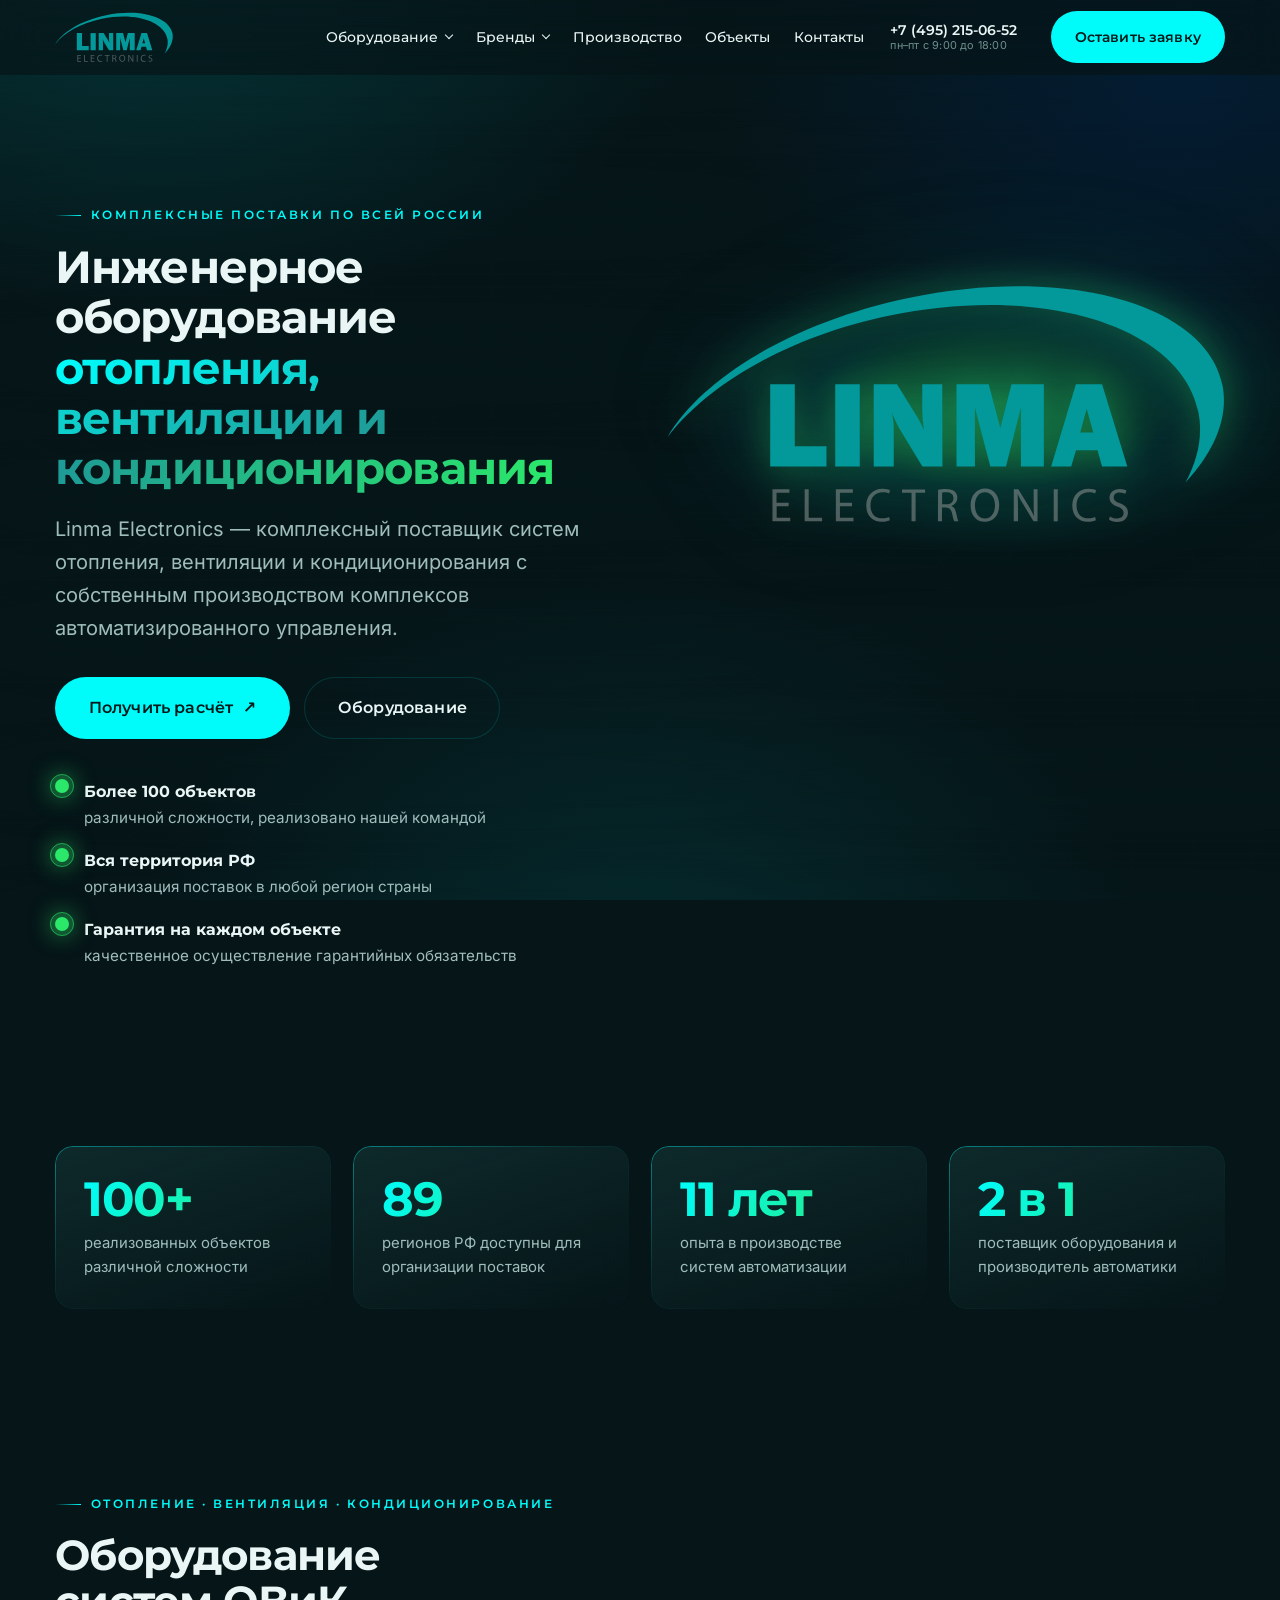
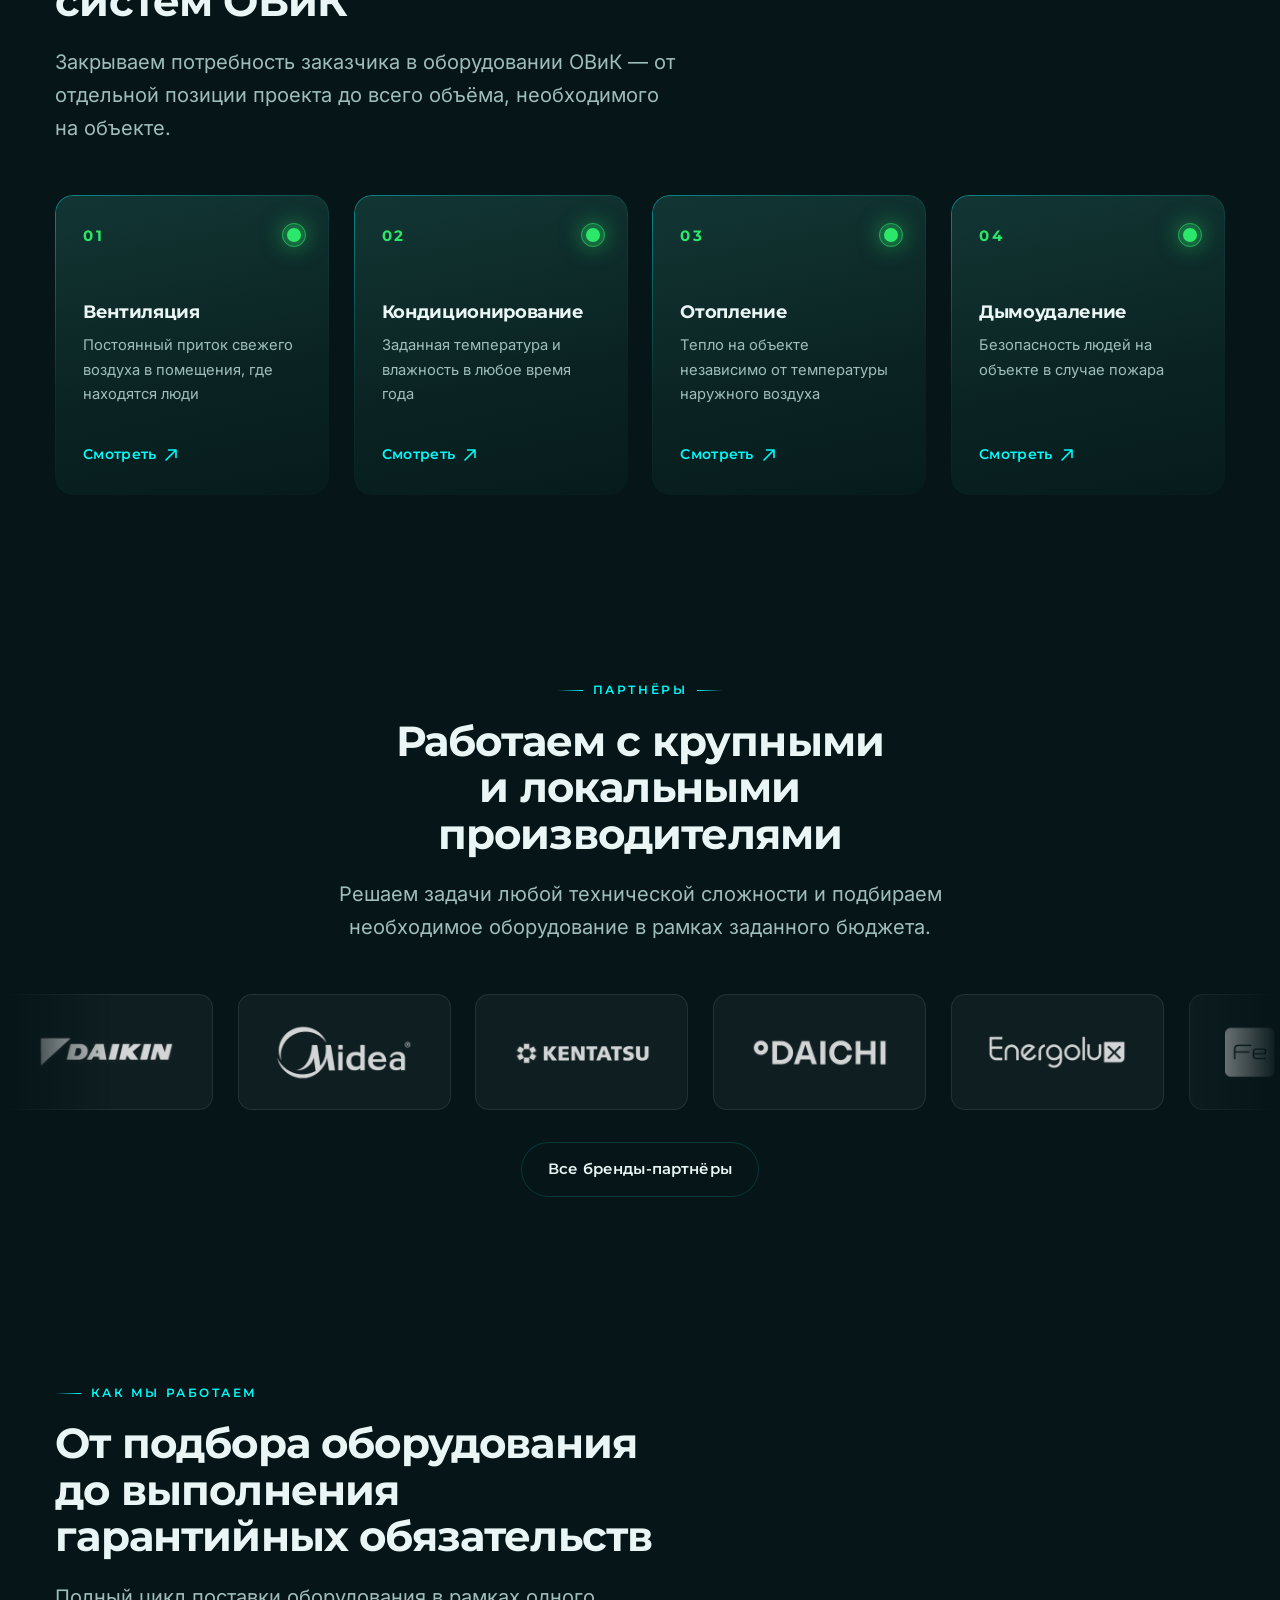
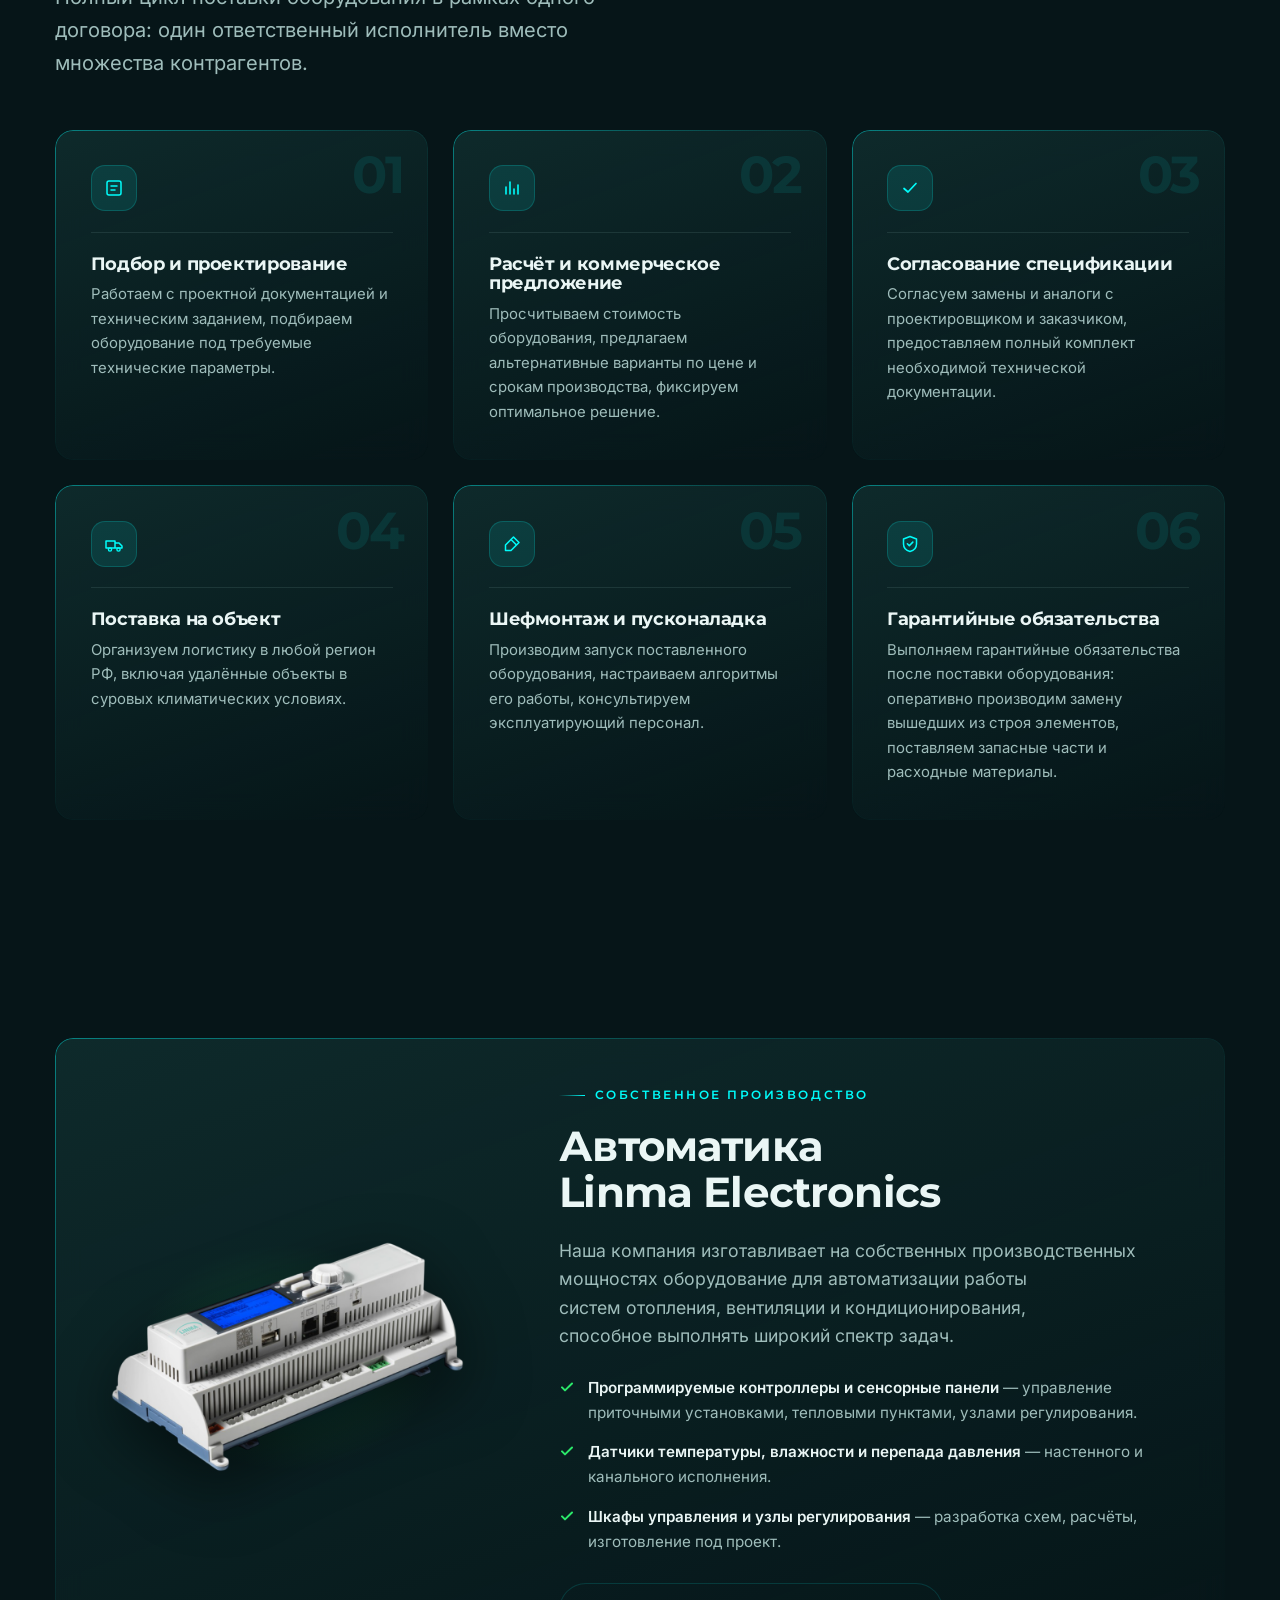
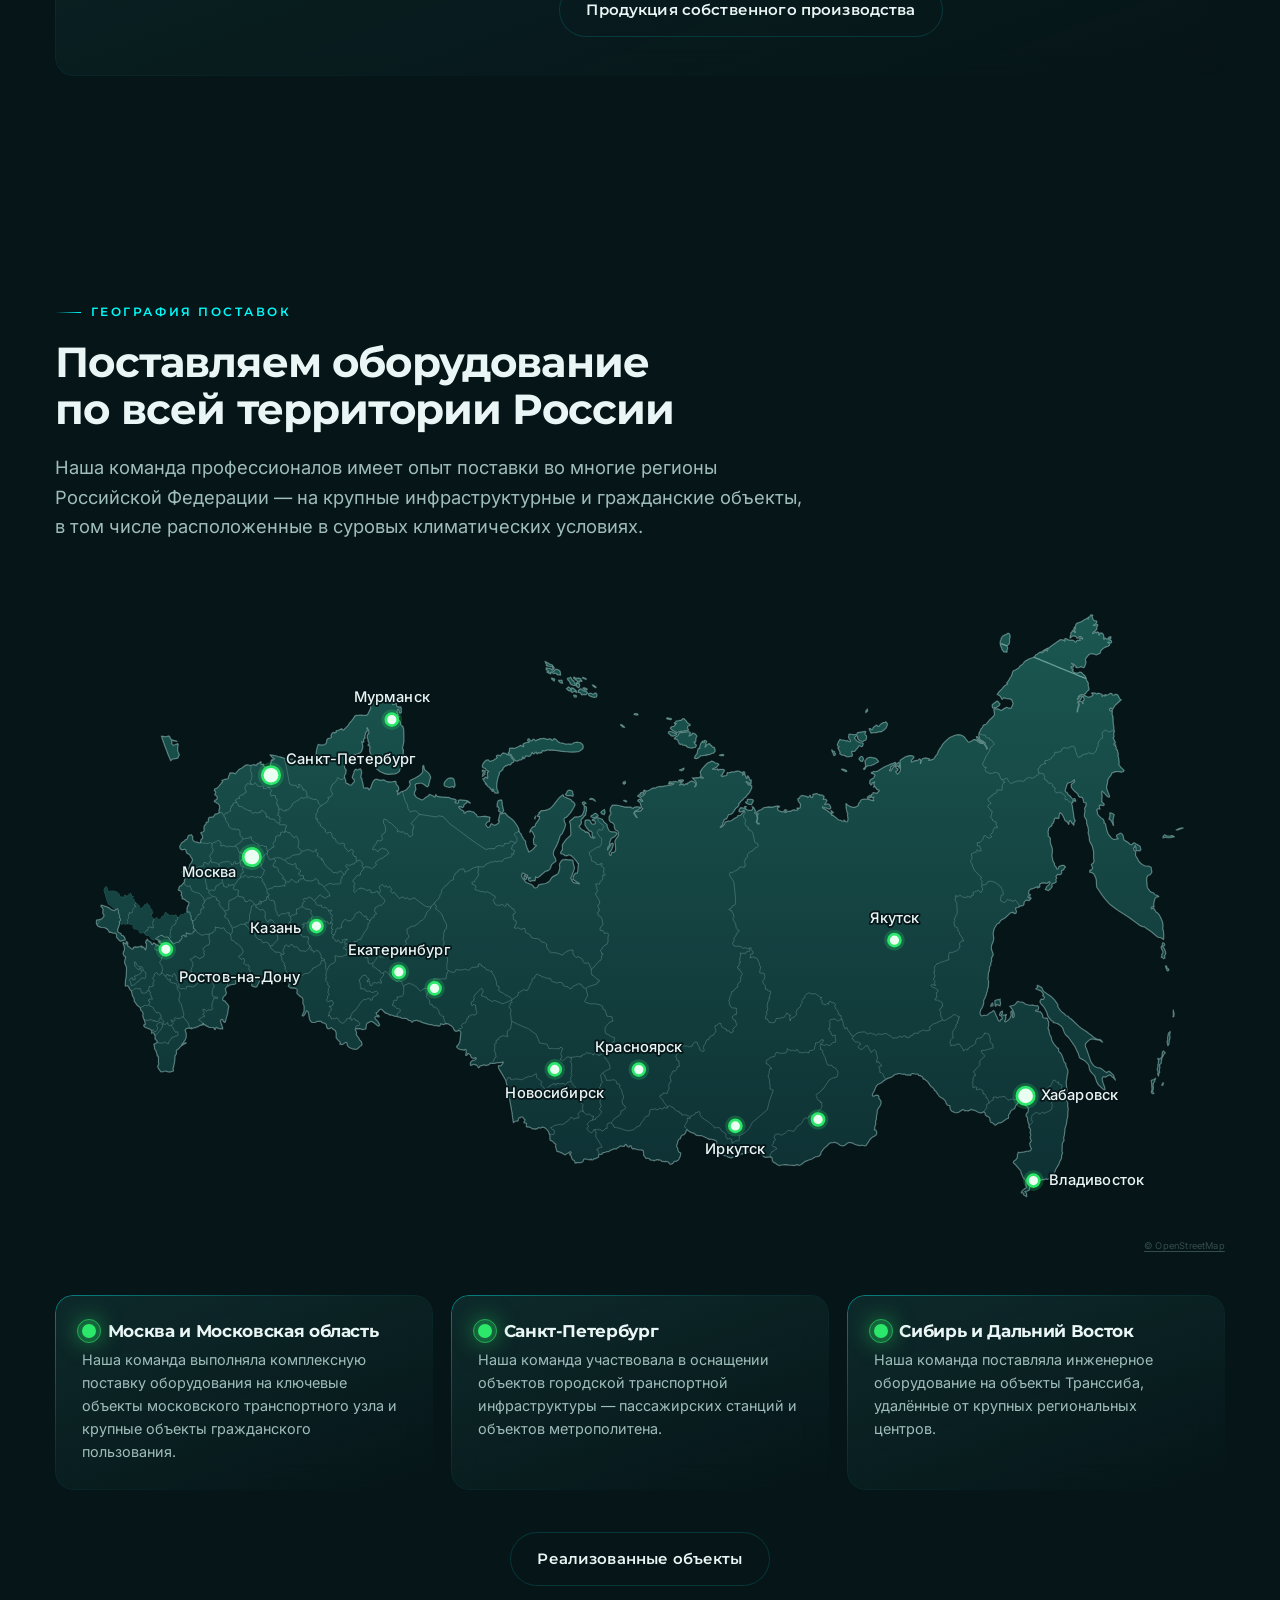
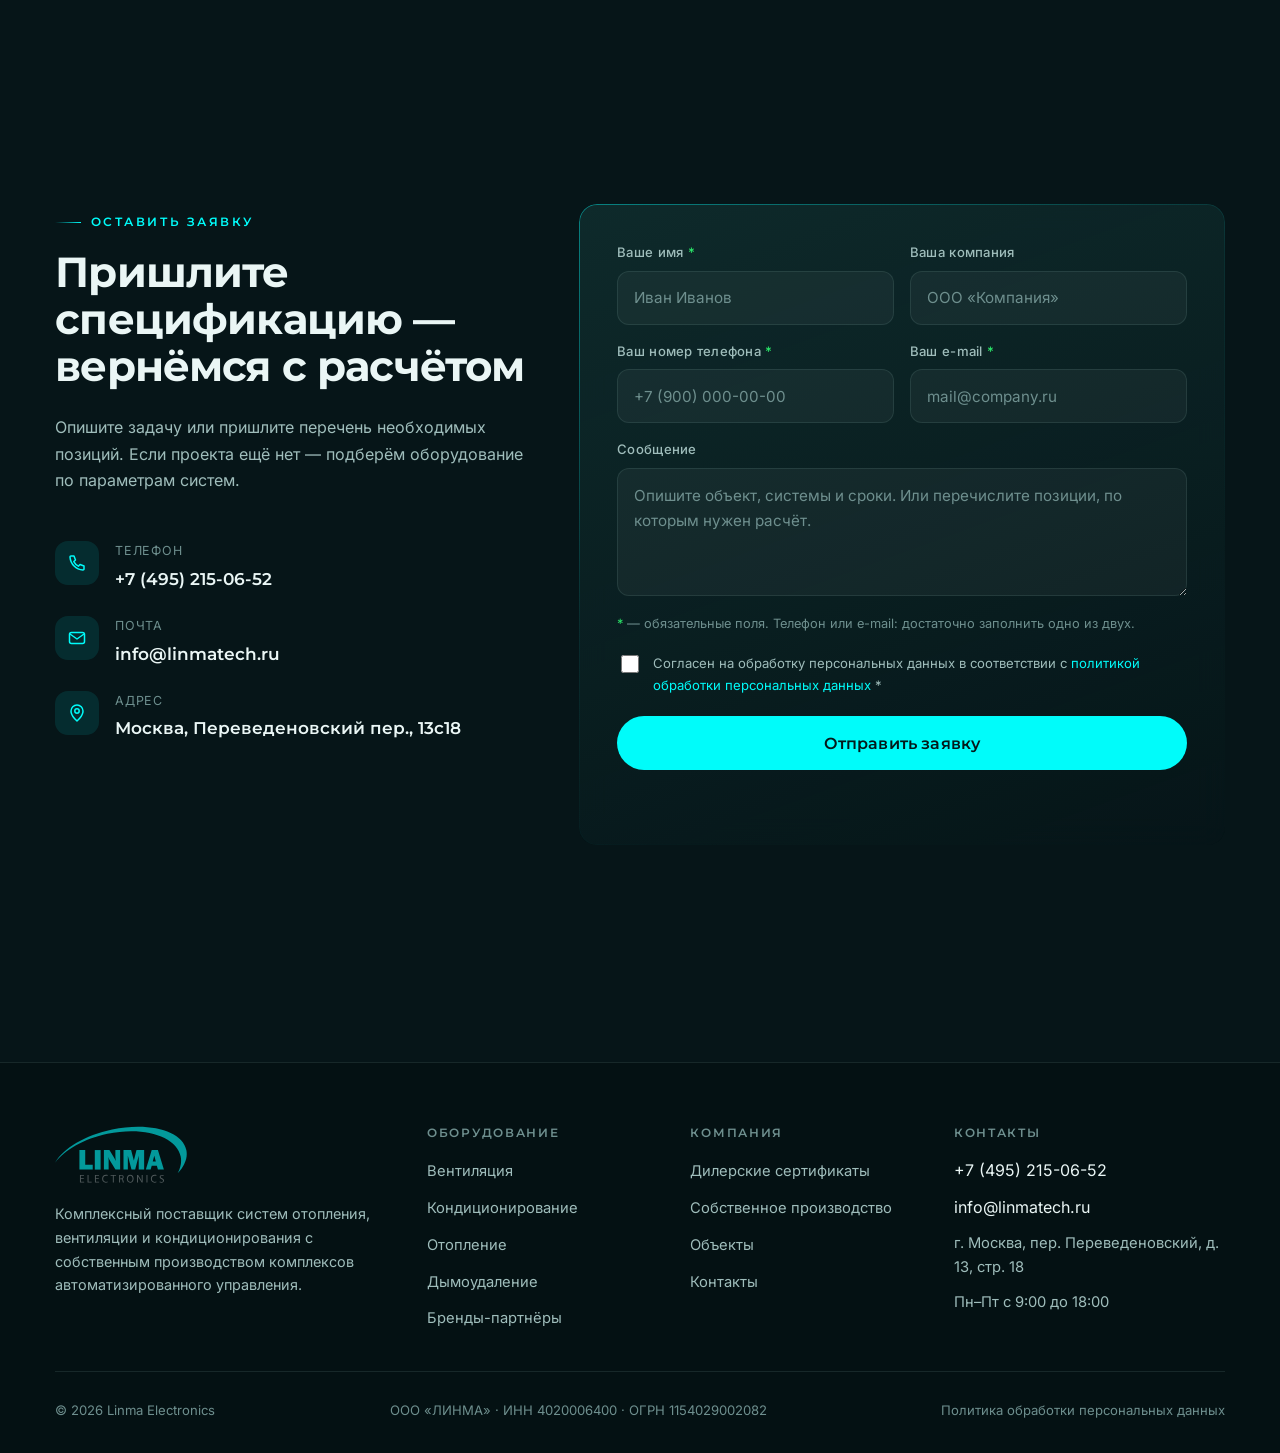
<file: index.html>
<!DOCTYPE html>
<html lang="ru">
<head>
<meta charset="UTF-8">
<meta name="viewport" content="width=device-width, initial-scale=1">
<title>Отопление, вентиляция, кондиционирование — Linma Electronics</title>
<meta name="description" content="Комплексная поставка систем отопления, вентиляции и кондиционирования с собственным производством автоматики. Поставки по всей России, более 100 объектов.">
<meta property="og:type" content="website">
<meta property="og:title" content="Linma Electronics — комплексная поставка систем ОВиК">
<meta property="og:description" content="Дистрибьютор и дилер производителей оборудования отопления, вентиляции и кондиционирования. Проектирование, поставка, шефмонтаж и гарантия на каждом объекте.">
<meta property="og:locale" content="ru_RU">
<link rel="canonical" href="https://linmatech.ru/">
<meta name="robots" content="index, follow, noimageindex, max-snippet:-1">
<meta name="theme-color" content="#061518">
<meta property="og:url" content="https://linmatech.ru/">
<meta property="og:site_name" content="Linma Electronics">
<meta name="twitter:card" content="summary">
<meta name="twitter:title" content="Linma Electronics — комплексная поставка систем ОВиК">
<meta name="twitter:description" content="Дистрибьютор и дилер производителей оборудования отопления, вентиляции и кондиционирования. Проектирование, поставка, шефмонтаж и гарантия на каждом объекте.">
<link rel="icon" href="assets/img/linma-logo.svg" type="image/svg+xml">
<link rel="icon" href="assets/img/favicon-32x32.png" sizes="32x32" type="image/png">
<link rel="apple-touch-icon" href="assets/img/favicon-180x180.png">
<!-- Шрифты лежат на самом сайте: при загрузке со сторонних серверов
     страница успевала отрисоваться системным шрифтом и меню прыгало
     на 67px, когда фирменный доезжал. -->
<link rel="stylesheet" href="assets/css/fonts.css">
<link rel="stylesheet" href="assets/css/main.css">

<!-- Карточка организации для поисковых систем. Яндекс и Google берут отсюда
     название, телефон, адрес и часы работы для колдунщика в выдаче и для
     карточки компании. Правится вместе с контактами в подвале: расхождение
     между разметкой и видимым текстом поисковики считают ошибкой. -->
<script type="application/ld+json">
{
  "@context": "https://schema.org",
  "@type": "Organization",
  "@id": "https://linmatech.ru/#organization",
  "name": "Linma Electronics",
  "legalName": "Общество с ограниченной ответственностью «ЛИНМА»",
  "alternateName": "ООО «ЛИНМА»",
  "url": "https://linmatech.ru/",
  "logo": "https://linmatech.ru/assets/img/linma-logo.svg",
  "description": "Комплексный поставщик систем отопления, вентиляции и кондиционирования с собственным производством комплексов автоматизированного управления.",
  "telephone": "+7-495-215-06-52",
  "email": "info@linmatech.ru",
  "taxID": "4020006400",
  "address": {
    "@type": "PostalAddress",
    "streetAddress": "пер. Переведеновский, д. 13, стр. 18",
    "addressLocality": "Москва",
    "postalCode": "105082",
    "addressCountry": "RU"
  },
  "openingHoursSpecification": {
    "@type": "OpeningHoursSpecification",
    "dayOfWeek": ["Monday", "Tuesday", "Wednesday", "Thursday", "Friday"],
    "opens": "09:00",
    "closes": "18:00"
  },
  "areaServed": { "@type": "Country", "name": "Россия" },
  "knowsAbout": [
    "вентиляция",
    "кондиционирование",
    "отопление",
    "противодымная вентиляция",
    "автоматизация инженерных систем"
  ]
}
</script>
</head>
<body data-page="home">

<a class="skip-link" href="#main">К основному содержимому</a>

<header class="site-header">
  <div class="container header-inner">
    <a class="logo" href="index.html" aria-label="Linma Electronics — на главную">
      <img src="assets/img/linma-logo.svg" alt="Linma Electronics" width="118" height="51">
    </a>

    <nav class="nav" id="nav" aria-label="Основная навигация">
      <ul class="nav-list">
        <li class="nav-item nav-item--has-menu" data-nav="equipment ventilation conditioning heating smoke">
          <a class="nav-link" href="equipment.html">Оборудование</a>
          <div class="submenu">
            <a href="ventilation.html"><span class="num">01</span> Вентиляция</a>
            <a href="conditioning.html"><span class="num">02</span> Кондиционирование</a>
            <a href="heating.html"><span class="num">03</span> Отопление</a>
            <a href="smoke.html"><span class="num">04</span> Дымоудаление</a>
          </div>
        </li>
        <li class="nav-item nav-item--has-menu" data-nav="brands certificates">
          <a class="nav-link" href="brands.html">Бренды</a>
          <div class="submenu">
            <a href="brands.html">Бренды-партнёры</a>
            <a href="certificates.html">Дилерские сертификаты</a>
          </div>
        </li>
        <li class="nav-item" data-nav="production"><a class="nav-link" href="production.html">Производство</a></li>
        <li class="nav-item" data-nav="projects"><a class="nav-link" href="projects.html">Объекты</a></li>
        <li class="nav-item" data-nav="contacts"><a class="nav-link" href="contacts.html">Контакты</a></li>
      </ul>
      <div class="nav-mobile-cta">
        <a class="btn btn--block" href="contacts.html#request">Оставить заявку</a>
        <span class="nav-mobile-phone">+7 (495) 215-06-52</span>
      </div>
    </nav>

    <div class="header-actions">
      <span class="header-phone">
        <span>+7 (495) 215-06-52</span>
        <small>пн–пт с&nbsp;9:00 до&nbsp;18:00</small>
      </span>
      <a class="btn" href="contacts.html#request">Оставить заявку</a>
      <button class="burger" type="button" aria-label="Открыть меню" aria-expanded="false" aria-controls="nav">
        <span></span><span></span><span></span>
      </button>
    </div>
  </div>
</header>

<main id="main">

  <!-- ================================================================ Hero -->
  <section class="hero">
    <div class="container hero-grid">
      <div>
        <p class="eyebrow" data-reveal>Комплексные поставки по всей России</p>
        <h1 data-reveal="60">Инженерное оборудование<br><span class="accent">отопления, вентиляции и кондиционирования</span></h1>
        <p class="hero-lead" data-reveal="120">
          Linma Electronics — комплексный поставщик систем отопления, вентиляции и кондиционирования
          с собственным производством комплексов автоматизированного управления.
        </p>

        <div class="hero-actions" data-reveal="180">
          <a class="btn btn--lg" href="contacts.html#request">Получить расчёт <span class="arrow">↗</span></a>
          <a class="btn btn--ghost btn--lg" href="equipment.html">Оборудование</a>
        </div>

        <ul class="hero-points" data-reveal="240">
          <li class="hero-point">
            <span class="dot" aria-hidden="true"></span>
            <p><strong>Более 100 объектов</strong>различной сложности, реализовано нашей командой</p>
          </li>
          <li class="hero-point">
            <span class="dot" aria-hidden="true"></span>
            <p><strong>Вся территория РФ</strong>организация поставок в любой регион страны</p>
          </li>
          <li class="hero-point">
            <span class="dot" aria-hidden="true"></span>
            <p><strong>Гарантия на каждом объекте</strong>качественное осуществление гарантийных обязательств</p>
          </li>
        </ul>
      </div>

      <div class="hero-visual" data-reveal="300" aria-hidden="true">
        <div class="logo-stage">
          <span class="logo-aura"></span>
          <img class="logo-mark" src="assets/img/linma-logo.svg" alt="" width="146" height="63">
          <img class="logo-sheen" src="assets/img/linma-logo.svg" alt="" width="146" height="63" aria-hidden="true">
        </div>
      </div>

    </div>
  </section>

  <!-- ============================================================= Метрики -->
  <section class="section section--tight">
    <div class="container">
      <div class="stats">
        <div class="card stat" data-reveal>
          <span class="num" data-count="100" data-count-suffix="+">100+</span>
          <p>реализованных объектов различной сложности</p>
        </div>
        <div class="card stat" data-reveal="80">
          <span class="num" data-count="89" data-count-suffix="">89</span>
          <p>регионов РФ доступны для организации поставок</p>
        </div>
        <div class="card stat" data-reveal="160">
          <span class="num" data-count="11" data-count-suffix=" лет">11 лет</span>
          <p>опыта в производстве систем автоматизации</p>
        </div>
        <div class="card stat" data-reveal="240">
          <span class="num">2 в 1</span>
          <p>поставщик оборудования и производитель автоматики</p>
        </div>
      </div>
    </div>
  </section>

  <!-- ================================================= Группы оборудования -->
  <section class="section" id="equipment">
    <div class="container">
      <div class="section-head" data-reveal>
        <!-- Наднадпись расшифровывает аббревиатуру из заголовка: ОВиК читают
             снабженцы и проектировщики, но не каждый заказчик. -->
        <p class="eyebrow">Отопление · Вентиляция · Кондиционирование</p>
        <h2>Оборудование систем ОВиК</h2>
        <p>Закрываем потребность заказчика в оборудовании ОВиК — от отдельной позиции проекта до всего объёма, необходимого на объекте.</p>
      </div>

      <div class="grid grid--4">
        <a class="card group-card" href="ventilation.html" data-reveal>
          <div class="group-card-top">
            <span class="num">01</span>
            <span class="dot" aria-hidden="true"></span>
          </div>
          <h3>Вентиляция</h3>
          <p>Постоянный приток свежего воздуха в помещения, где находятся люди</p>
          <span class="link-arrow">Смотреть <svg width="14" height="14" viewBox="0 0 14 14" fill="none" aria-hidden="true"><path d="M2 12L12 2M12 2H4.5M12 2v7.5" stroke="currentColor" stroke-width="1.6" stroke-linecap="round" stroke-linejoin="round"/></svg></span>
        </a>

        <a class="card group-card" href="conditioning.html" data-reveal="80">
          <div class="group-card-top">
            <span class="num">02</span>
            <span class="dot" aria-hidden="true"></span>
          </div>
          <h3>Кондиционирование</h3>
          <p>Заданная температура и влажность в любое время года</p>
          <span class="link-arrow">Смотреть <svg width="14" height="14" viewBox="0 0 14 14" fill="none" aria-hidden="true"><path d="M2 12L12 2M12 2H4.5M12 2v7.5" stroke="currentColor" stroke-width="1.6" stroke-linecap="round" stroke-linejoin="round"/></svg></span>
        </a>

        <a class="card group-card" href="heating.html" data-reveal="160">
          <div class="group-card-top">
            <span class="num">03</span>
            <span class="dot" aria-hidden="true"></span>
          </div>
          <h3>Отопление</h3>
          <p>Тепло на объекте независимо от температуры наружного воздуха</p>
          <span class="link-arrow">Смотреть <svg width="14" height="14" viewBox="0 0 14 14" fill="none" aria-hidden="true"><path d="M2 12L12 2M12 2H4.5M12 2v7.5" stroke="currentColor" stroke-width="1.6" stroke-linecap="round" stroke-linejoin="round"/></svg></span>
        </a>

        <a class="card group-card" href="smoke.html" data-reveal="240">
          <div class="group-card-top">
            <span class="num">04</span>
            <span class="dot" aria-hidden="true"></span>
          </div>
          <h3>Дымоудаление</h3>
          <p>Безопасность людей на объекте в случае пожара</p>
          <span class="link-arrow">Смотреть <svg width="14" height="14" viewBox="0 0 14 14" fill="none" aria-hidden="true"><path d="M2 12L12 2M12 2H4.5M12 2v7.5" stroke="currentColor" stroke-width="1.6" stroke-linecap="round" stroke-linejoin="round"/></svg></span>
        </a>
      </div>
    </div>
  </section>

  <!-- ============================================================== Бренды -->
  <section class="section section--tight">
    <div class="container">
      <div class="section-head section-head--center" data-reveal>
        <p class="eyebrow">Партнёры</p>
        <h2>Работаем с крупными и локальными производителями</h2>
        <p>Решаем задачи любой технической сложности и подбираем необходимое оборудование в рамках заданного бюджета.</p>
      </div>
    </div>

    <div class="marquee" data-reveal>
      <div class="marquee-track" data-brand-marquee></div>
    </div>

    <div class="container" style="text-align:center; margin-top:2rem;" data-reveal>
      <a class="btn btn--ghost" href="brands.html">Все бренды-партнёры</a>
    </div>
  </section>

  <!-- =================================================== Комплексная поставка -->
  <section class="section" id="services">
    <div class="container">
      <div class="section-head" data-reveal>
        <p class="eyebrow">Как мы работаем</p>
        <h2>От подбора оборудования до выполнения гарантийных обязательств</h2>
        <p>Полный цикл поставки оборудования в рамках одного договора: один ответственный исполнитель вместо множества контрагентов.</p>
      </div>

      <div class="steps">
        <article class="card step" data-reveal>
          <span class="step-icon" aria-hidden="true">
            <svg width="20" height="20" viewBox="0 0 20 20" fill="none"><path d="M3 15V5a2 2 0 0 1 2-2h10a2 2 0 0 1 2 2v10a2 2 0 0 1-2 2H5a2 2 0 0 1-2-2Z" stroke="currentColor" stroke-width="1.5"/><path d="M7 8h6M7 12h4" stroke="currentColor" stroke-width="1.5" stroke-linecap="round"/></svg>
          </span>
          <h3>Подбор и проектирование</h3>
          <p>Работаем с проектной документацией и техническим заданием, подбираем оборудование под требуемые технические параметры.</p>
        </article>

        <article class="card step" data-reveal="70">
          <span class="step-icon" aria-hidden="true">
            <svg width="20" height="20" viewBox="0 0 20 20" fill="none"><path d="M4 16V9m4 7V4m4 12v-5m4 5V7" stroke="currentColor" stroke-width="1.6" stroke-linecap="round"/></svg>
          </span>
          <h3>Расчёт и коммерческое предложение</h3>
          <p>Просчитываем стоимость оборудования, предлагаем альтернативные варианты по цене и срокам производства, фиксируем оптимальное решение.</p>
        </article>

        <article class="card step" data-reveal="140">
          <span class="step-icon" aria-hidden="true">
            <svg width="20" height="20" viewBox="0 0 20 20" fill="none"><path d="M4 10.5 8 14l8-8.5" stroke="currentColor" stroke-width="1.7" stroke-linecap="round" stroke-linejoin="round"/></svg>
          </span>
          <h3>Согласование спецификации</h3>
          <p>Согласуем замены и аналоги с проектировщиком и заказчиком, предоставляем полный комплект необходимой технической документации.</p>
        </article>

        <article class="card step" data-reveal="210">
          <span class="step-icon" aria-hidden="true">
            <svg width="20" height="20" viewBox="0 0 20 20" fill="none"><path d="M2 7h9v7H2zM11 9h4l3 3v2h-7z" stroke="currentColor" stroke-width="1.5" stroke-linejoin="round"/><circle cx="6" cy="15.5" r="1.6" stroke="currentColor" stroke-width="1.4"/><circle cx="14.5" cy="15.5" r="1.6" stroke="currentColor" stroke-width="1.4"/></svg>
          </span>
          <h3>Поставка на объект</h3>
          <p>Организуем логистику в любой регион РФ, включая удалённые объекты в суровых климатических условиях.</p>
        </article>

        <article class="card step" data-reveal="280">
          <span class="step-icon" aria-hidden="true">
            <svg width="20" height="20" viewBox="0 0 20 20" fill="none"><path d="m11.5 3 5.5 5.5-8 8H3.5V11z" stroke="currentColor" stroke-width="1.5" stroke-linejoin="round"/><path d="M9 5.5 14.5 11" stroke="currentColor" stroke-width="1.5"/></svg>
          </span>
          <h3>Шефмонтаж и пусконаладка</h3>
          <p>Производим запуск поставленного оборудования, настраиваем алгоритмы его работы, консультируем эксплуатирующий персонал.</p>
        </article>

        <article class="card step" data-reveal="350">
          <span class="step-icon" aria-hidden="true">
            <svg width="20" height="20" viewBox="0 0 20 20" fill="none"><path d="M10 2.5 3.5 5v5c0 4 2.8 6.6 6.5 7.5 3.7-.9 6.5-3.5 6.5-7.5V5z" stroke="currentColor" stroke-width="1.5" stroke-linejoin="round"/><path d="m7.4 9.8 1.9 1.9 3.5-3.6" stroke="currentColor" stroke-width="1.6" stroke-linecap="round" stroke-linejoin="round"/></svg>
          </span>
          <h3>Гарантийные обязательства</h3>
          <p>Выполняем гарантийные обязательства после поставки оборудования: оперативно производим замену вышедших из строя элементов, поставляем запасные части и расходные материалы.</p>
        </article>
      </div>
    </div>
  </section>

  <!-- ============================================== Собственное производство -->
  <section class="section" id="production">
    <div class="container">
      <!-- Единственная секция главной, где речь не о дилерских поставках,
           а о собственном заводе. Поэтому не сетка плиток, как у соседей,
           а одна широкая панель с рендером продукции. -->
      <div class="card prod-panel" data-reveal>
        <div class="prod-panel__media">
          <!-- Декоративная иллюстрация: смысл блока полностью в тексте
               справа, поэтому alt пустой и картинка скрыта от скринридера. -->
          <img src="assets/img/production/controllers.png" alt="" width="900" height="598" loading="lazy">
        </div>

        <div class="prod-panel__body">
          <p class="eyebrow">Собственное производство</p>
          <h2>Автоматика Linma&nbsp;Electronics</h2>
          <p class="prod-panel__lede">
            Наша компания изготавливает на собственных производственных мощностях оборудование для автоматизации работы систем отопления, вентиляции и кондиционирования, способное выполнять широкий спектр задач.
          </p>

          <ul class="check-list">
            <li>
              <svg width="16" height="16" viewBox="0 0 16 16" fill="none" aria-hidden="true"><path d="m3 8.4 3 3L13 4.5" stroke="currentColor" stroke-width="2" stroke-linecap="round" stroke-linejoin="round"/></svg>
              <span><strong>Программируемые контроллеры и сенсорные панели</strong> — управление приточными установками, тепловыми пунктами, узлами регулирования.</span>
            </li>
            <li>
              <svg width="16" height="16" viewBox="0 0 16 16" fill="none" aria-hidden="true"><path d="m3 8.4 3 3L13 4.5" stroke="currentColor" stroke-width="2" stroke-linecap="round" stroke-linejoin="round"/></svg>
              <span><strong>Датчики температуры, влажности и перепада давления</strong> — настенного и канального исполнения.</span>
            </li>
            <li>
              <svg width="16" height="16" viewBox="0 0 16 16" fill="none" aria-hidden="true"><path d="m3 8.4 3 3L13 4.5" stroke="currentColor" stroke-width="2" stroke-linecap="round" stroke-linejoin="round"/></svg>
              <span><strong>Шкафы управления и узлы регулирования</strong> — разработка схем, расчёты, изготовление под проект.</span>
            </li>
          </ul>

          <a class="btn btn--ghost" href="production.html">Продукция собственного производства</a>
        </div>
      </div>
    </div>
  </section>

  <!-- ========================================================== География -->
  <section class="section" id="geography">
    <div class="container">
      <div class="section-head section-head--lede" data-reveal>
        <p class="eyebrow">География поставок</p>
        <h2>Поставляем оборудование по всей территории России</h2>
        <p>Наша команда профессионалов имеет опыт поставки во многие регионы Российской Федерации — на крупные инфраструктурные и гражданские объекты, в том числе расположенные в суровых климатических условиях.</p>
      </div>

      <!-- Карта только иллюстрирует географию: без кликов и без связи
           с карточками регионов, поэтому карточки — обычные блоки, а не кнопки. -->
      <div class="map-layout">
        <div class="map-wrap" data-map data-reveal></div>

        <div class="region-list">
          <div class="card region-card" data-reveal>
            <h3><span class="dot" aria-hidden="true"></span> Москва и Московская область</h3>
            <p>Наша команда выполняла комплексную поставку оборудования на ключевые объекты московского транспортного узла и крупные объекты гражданского пользования.</p>
          </div>

          <div class="card region-card" data-reveal="80">
            <h3><span class="dot" aria-hidden="true"></span> Санкт-Петербург</h3>
            <p>Наша команда участвовала в оснащении объектов городской транспортной инфраструктуры — пассажирских станций и объектов метрополитена.</p>
          </div>

          <div class="card region-card" data-reveal="160">
            <h3><span class="dot" aria-hidden="true"></span> Сибирь и Дальний Восток</h3>
            <p>Наша команда поставляла инженерное оборудование на объекты Транссиба, удалённые от крупных региональных центров.</p>
          </div>
        </div>

        <div class="map-cta" data-reveal="220">
          <a class="btn btn--ghost" href="projects.html">Реализованные объекты</a>
        </div>
      </div>
    </div>
  </section>

  <!-- =============================================================== Заявка -->
  <section class="section" id="request">
    <div class="container">
      <div class="form-layout">
        <div data-reveal>
          <p class="eyebrow">Оставить заявку</p>
          <h2 style="font-size:var(--fs-h2);">Пришлите спецификацию — вернёмся с расчётом</h2>
          <p class="text-muted">
            Опишите задачу или пришлите перечень необходимых позиций.
            Если проекта ещё нет — подберём оборудование по параметрам систем.
          </p>

          <div class="contact-list mt-lg">
            <span class="contact-item">
              <span class="contact-icon" aria-hidden="true">
                <svg width="20" height="20" viewBox="0 0 20 20" fill="none"><path d="M4 3h3l1.5 4L6.8 8.6a11 11 0 0 0 4.6 4.6L13 11.5l4 1.5v3a1 1 0 0 1-1.1 1A14 14 0 0 1 3 4.1 1 1 0 0 1 4 3Z" stroke="currentColor" stroke-width="1.5" stroke-linejoin="round"/></svg>
              </span>
              <span>
                <span class="label">Телефон</span>
                <span class="value">+7 (495) 215-06-52</span>
              </span>
            </span>

            <span class="contact-item">
              <span class="contact-icon" aria-hidden="true">
                <svg width="20" height="20" viewBox="0 0 20 20" fill="none"><rect x="2.5" y="4.5" width="15" height="11" rx="2" stroke="currentColor" stroke-width="1.5"/><path d="m3 6 7 5 7-5" stroke="currentColor" stroke-width="1.5" stroke-linejoin="round"/></svg>
              </span>
              <span>
                <span class="label">Почта</span>
                <span class="value">info@linmatech.ru</span>
              </span>
            </span>

            <div class="contact-item">
              <span class="contact-icon" aria-hidden="true">
                <svg width="20" height="20" viewBox="0 0 20 20" fill="none"><path d="M10 18s6-5.3 6-10a6 6 0 1 0-12 0c0 4.7 6 10 6 10Z" stroke="currentColor" stroke-width="1.5" stroke-linejoin="round"/><circle cx="10" cy="8" r="2.2" stroke="currentColor" stroke-width="1.5"/></svg>
              </span>
              <span>
                <span class="label">Адрес</span>
                <!-- Краткая запись адреса: полная («г. Москва, пер. Переведеновский,
                     д. 13, стр. 18») требует 412px и в эту колонку не встаёт нигде.
                     Неразрывные пробелы держат «Переведеновский пер., 13с18» вместе:
                     если строки всё же не хватит, перенос ляжет после «Москва,». -->
                <span class="value">Москва, Переведеновский&nbsp;пер.,&nbsp;13с18</span>
              </span>
            </div>
          </div>
        </div>

        <form class="card form-card" data-request-form novalidate data-reveal="120">
          <div class="form-grid">
            <div class="field">
              <label for="f-name">Ваше имя <span class="req">*</span></label>
              <input type="text" id="f-name" name="name" placeholder="Иван Иванов" autocomplete="name" required>
              <span class="field-error">Укажите, как к вам обращаться</span>
            </div>

            <div class="field">
              <label for="f-company">Ваша компания</label>
              <input type="text" id="f-company" name="company" placeholder="ООО «Компания»" autocomplete="organization">
              <span class="field-error"></span>
            </div>

            <div class="field">
              <label for="f-phone">Ваш номер телефона <span class="req">*</span></label>
              <input type="tel" id="f-phone" name="phone" placeholder="+7 (900) 000-00-00" autocomplete="tel">
              <span class="field-error"></span>
            </div>

            <div class="field">
              <label for="f-email">Ваш e-mail <span class="req">*</span></label>
              <input type="email" id="f-email" name="email" placeholder="mail@company.ru" autocomplete="email">
              <span class="field-error"></span>
            </div>

            <div class="field field--full">
              <label for="f-message">Сообщение</label>
              <textarea id="f-message" name="message" placeholder="Опишите объект, системы и сроки. Или перечислите позиции, по которым нужен расчёт."></textarea>
              <span class="field-error"></span>
            </div>
          </div>

          <p class="hp-field" aria-hidden="true">
            <label for="f-website">Не заполняйте это поле</label>
            <input type="text" id="f-website" name="website" tabindex="-1" autocomplete="off">
          </p>

          <input type="hidden" name="topic" value="Главная">

          <!-- Пояснение к звёздочкам: телефон и e-mail помечены оба, но достаточно
               одного из двух — так это и проверяется при отправке. -->
          <p class="form-note"><span class="req">*</span> — обязательные поля. Телефон или e-mail: достаточно заполнить одно из двух.</p>

          <label class="consent">
            <input type="checkbox" name="consent" value="1" required>
            <span>Согласен на обработку персональных данных в соответствии с <a href="privacy.html">политикой обработки персональных данных</a> <span class="req">*</span></span>
          </label>

          <button class="btn btn--lg btn--block" type="submit">Отправить заявку</button>
          <p class="form-status" role="status" aria-live="polite"></p>
        </form>
      </div>
    </div>
  </section>

</main>

<footer class="site-footer">
  <div class="container">
    <div class="footer-grid">
      <div class="footer-brand">
        <img src="assets/img/linma-logo.svg" alt="Linma Electronics" width="132" height="57">
        <p>Комплексный поставщик систем отопления, вентиляции и кондиционирования с собственным производством комплексов автоматизированного управления.</p>
      </div>

      <div class="footer-col">
        <h4>Оборудование</h4>
        <ul>
          <li><a href="ventilation.html">Вентиляция</a></li>
          <li><a href="conditioning.html">Кондиционирование</a></li>
          <li><a href="heating.html">Отопление</a></li>
          <li><a href="smoke.html">Дымоудаление</a></li>
          <li><a href="brands.html">Бренды-партнёры</a></li>
        </ul>
      </div>

      <div class="footer-col">
        <h4>Компания</h4>
        <ul>
          <li><a href="certificates.html">Дилерские сертификаты</a></li>
          <li><a href="production.html">Собственное производство</a></li>
          <li><a href="projects.html">Объекты</a></li>
          <li><a href="contacts.html">Контакты</a></li>
        </ul>
      </div>

      <div class="footer-col">
        <h4>Контакты</h4>
        <ul>
          <li><span>+7 (495) 215-06-52</span></li>
          <li><span>info@linmatech.ru</span></li>
          <li class="text-muted" style="font-size:.92rem;">г. Москва, пер. Переведеновский, д. 13, стр. 18</li>
          <li class="text-muted" style="font-size:.92rem;">Пн–Пт с&nbsp;9:00 до&nbsp;18:00</li>
        </ul>
      </div>
    </div>

    <div class="footer-bottom">
      <span>© <span data-year>2026</span> Linma Electronics</span>
      <span>ООО «ЛИНМА» · ИНН 4020006400 · ОГРН 1154029002082</span>
      <a href="privacy.html">Политика обработки персональных данных</a>
    </div>
  </div>
</footer>

<script src="assets/js/brands.js"></script>
<script src="assets/js/ru-map.js"></script>
<script src="assets/js/main.js" defer></script>
</body>
</html>
</file>
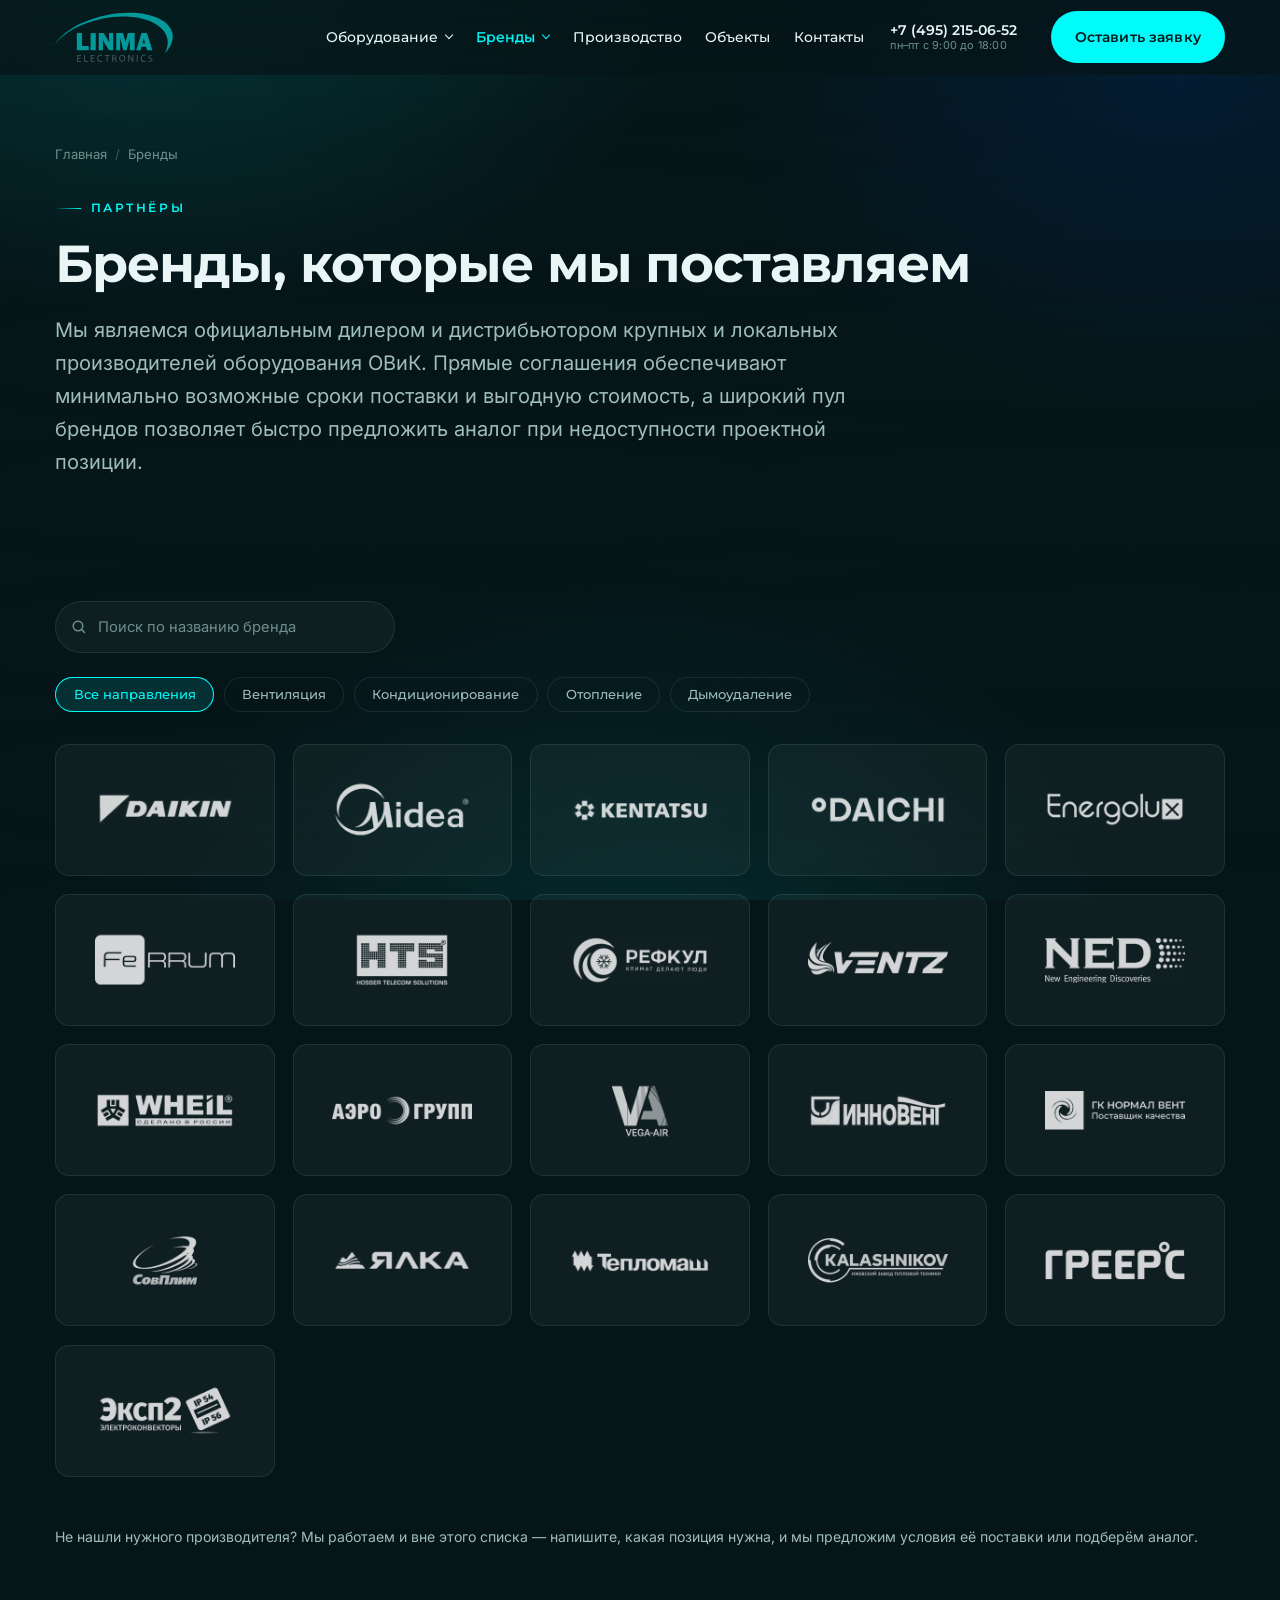
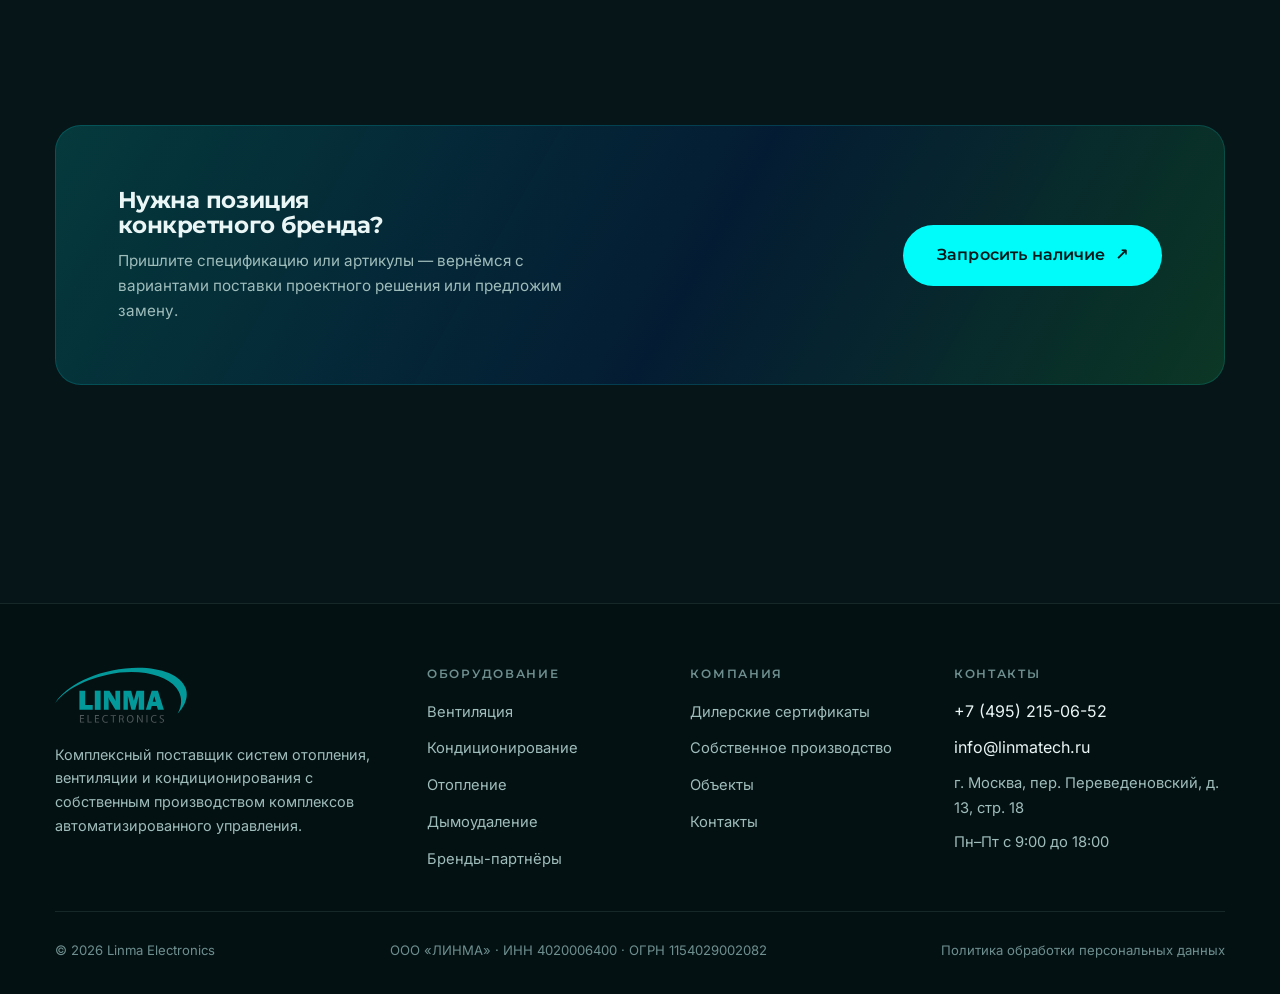
<file: brands.html>
<!DOCTYPE html>
<html lang="ru">
<head>
<meta charset="UTF-8">
<meta name="viewport" content="width=device-width, initial-scale=1">
<title>Бренды-партнёры — Linma Electronics</title>
<meta name="description" content="Бренды производителей оборудования отопления, вентиляции и кондиционирования, которые поставляет Linma Electronics. Прямые дистрибьюторские и дилерские соглашения, подбор аналогов.">
<meta property="og:type" content="website">
<meta property="og:title" content="Бренды-партнёры — Linma Electronics">
<meta property="og:description" content="Бренды производителей оборудования отопления, вентиляции и кондиционирования, которые поставляет Linma Electronics. Прямые дистрибьюторские и дилерские соглашения, подбор аналогов.">
<meta property="og:locale" content="ru_RU">
<link rel="canonical" href="https://linmatech.ru/brands.html">
<meta name="robots" content="index, follow, noimageindex, max-snippet:-1">
<meta name="theme-color" content="#061518">
<meta property="og:url" content="https://linmatech.ru/brands.html">
<meta property="og:site_name" content="Linma Electronics">
<meta name="twitter:card" content="summary">
<meta name="twitter:title" content="Бренды-партнёры — Linma Electronics">
<meta name="twitter:description" content="Бренды производителей оборудования отопления, вентиляции и кондиционирования, которые поставляет Linma Electronics. Прямые дистрибьюторские и дилерские соглашения, подбор аналогов.">
<link rel="icon" href="assets/img/linma-logo.svg" type="image/svg+xml">
<link rel="icon" href="assets/img/favicon-32x32.png" sizes="32x32" type="image/png">
<link rel="apple-touch-icon" href="assets/img/favicon-180x180.png">
<!-- Шрифты лежат на самом сайте: при загрузке со сторонних серверов
     страница успевала отрисоваться системным шрифтом и меню прыгало
     на 67px, когда фирменный доезжал. -->
<link rel="stylesheet" href="assets/css/fonts.css">
<link rel="stylesheet" href="assets/css/main.css">
</head>
<body data-page="brands">

<a class="skip-link" href="#main">К основному содержимому</a>

<header class="site-header">
  <div class="container header-inner">
    <a class="logo" href="index.html" aria-label="Linma Electronics — на главную">
      <img src="assets/img/linma-logo.svg" alt="Linma Electronics" width="118" height="51">
    </a>

    <nav class="nav" id="nav" aria-label="Основная навигация">
      <ul class="nav-list">
        <li class="nav-item nav-item--has-menu" data-nav="equipment ventilation conditioning heating smoke">
          <a class="nav-link" href="equipment.html">Оборудование</a>
          <div class="submenu">
            <a href="ventilation.html"><span class="num">01</span> Вентиляция</a>
            <a href="conditioning.html"><span class="num">02</span> Кондиционирование</a>
            <a href="heating.html"><span class="num">03</span> Отопление</a>
            <a href="smoke.html"><span class="num">04</span> Дымоудаление</a>
          </div>
        </li>
        <li class="nav-item nav-item--has-menu" data-nav="brands certificates">
          <a class="nav-link" href="brands.html">Бренды</a>
          <div class="submenu">
            <a href="brands.html">Бренды-партнёры</a>
            <a href="certificates.html">Дилерские сертификаты</a>
          </div>
        </li>
        <li class="nav-item" data-nav="production"><a class="nav-link" href="production.html">Производство</a></li>
        <li class="nav-item" data-nav="projects"><a class="nav-link" href="projects.html">Объекты</a></li>
        <li class="nav-item" data-nav="contacts"><a class="nav-link" href="contacts.html">Контакты</a></li>
      </ul>
      <div class="nav-mobile-cta">
        <a class="btn btn--block" href="contacts.html#request">Оставить заявку</a>
        <span class="nav-mobile-phone">+7 (495) 215-06-52</span>
      </div>
    </nav>

    <div class="header-actions">
      <span class="header-phone">
        <span>+7 (495) 215-06-52</span>
        <small>пн–пт с&nbsp;9:00 до&nbsp;18:00</small>
      </span>
      <a class="btn" href="contacts.html#request">Оставить заявку</a>
      <button class="burger" type="button" aria-label="Открыть меню" aria-expanded="false" aria-controls="nav">
        <span></span><span></span><span></span>
      </button>
    </div>
  </div>
</header>

<main id="main">
  <section class="page-hero">
    <div class="container">
      <nav class="breadcrumbs" aria-label="Хлебные крошки">
        <ol>
          <li><a href="index.html">Главная</a></li>
          <li>Бренды</li>
        </ol>
      </nav>

      <p class="eyebrow" data-reveal>Партнёры</p>
      <h1 data-reveal="60">Бренды, которые мы поставляем</h1>
      <p class="lead" data-reveal="120">
        Мы являемся официальным дилером и дистрибьютором крупных и локальных
        производителей оборудования ОВиК. Прямые соглашения обеспечивают
        минимально возможные сроки поставки и выгодную стоимость, а широкий пул брендов
        позволяет быстро предложить аналог при недоступности проектной позиции.
      </p>
    </div>
  </section>

  <section class="section section--tight">
    <div class="container">
      <div class="search-field" data-reveal>
        <svg width="16" height="16" viewBox="0 0 16 16" fill="none" aria-hidden="true">
          <circle cx="7" cy="7" r="4.75" stroke="currentColor" stroke-width="1.5"/>
          <path d="m10.5 10.5 3 3" stroke="currentColor" stroke-width="1.5" stroke-linecap="round"/>
        </svg>
        <input type="search" placeholder="Поиск по названию бренда" aria-label="Поиск по названию бренда" data-brand-search>
      </div>

      <div class="filters" data-brand-filters data-reveal role="group" aria-label="Фильтр по направлениям"></div>

      <!-- Счётчик найденных брендов убран. Разметку под него скрипт больше
           не находит и молча пропускает: если счётчик когда-нибудь понадобится,
           достаточно вернуть сюда <strong data-brand-count>, править main.js
           не нужно. -->
      <div class="brands-grid" data-brands-grid data-reveal></div>

      <p class="text-muted mt-lg" style="font-size:.88rem;">
        Не нашли нужного производителя? Мы работаем и вне этого списка — напишите,
        какая позиция нужна, и мы предложим условия её поставки или подберём аналог.
      </p>
    </div>
  </section>

  <section class="section">
    <div class="container">
      <div class="cta-band" data-reveal>
        <div class="inner">
          <div>
            <h2>Нужна позиция конкретного бренда?</h2>
            <p>Пришлите спецификацию или артикулы — вернёмся с вариантами поставки проектного решения или предложим замену.</p>
          </div>
          <a class="btn btn--lg" href="contacts.html#request">Запросить наличие <span class="arrow">↗</span></a>
        </div>
      </div>
    </div>
  </section>

</main>

<footer class="site-footer">
  <div class="container">
    <div class="footer-grid">
      <div class="footer-brand">
        <img src="assets/img/linma-logo.svg" alt="Linma Electronics" width="132" height="57">
        <p>Комплексный поставщик систем отопления, вентиляции и кондиционирования с собственным производством комплексов автоматизированного управления.</p>
      </div>

      <div class="footer-col">
        <h4>Оборудование</h4>
        <ul>
          <li><a href="ventilation.html">Вентиляция</a></li>
          <li><a href="conditioning.html">Кондиционирование</a></li>
          <li><a href="heating.html">Отопление</a></li>
          <li><a href="smoke.html">Дымоудаление</a></li>
          <li><a href="brands.html">Бренды-партнёры</a></li>
        </ul>
      </div>

      <div class="footer-col">
        <h4>Компания</h4>
        <ul>
          <li><a href="certificates.html">Дилерские сертификаты</a></li>
          <li><a href="production.html">Собственное производство</a></li>
          <li><a href="projects.html">Объекты</a></li>
          <li><a href="contacts.html">Контакты</a></li>
        </ul>
      </div>

      <div class="footer-col">
        <h4>Контакты</h4>
        <ul>
          <li><span>+7 (495) 215-06-52</span></li>
          <li><span>info@linmatech.ru</span></li>
          <li class="text-muted" style="font-size:.92rem;">г. Москва, пер. Переведеновский, д. 13, стр. 18</li>
          <li class="text-muted" style="font-size:.92rem;">Пн–Пт с&nbsp;9:00 до&nbsp;18:00</li>
        </ul>
      </div>
    </div>

    <div class="footer-bottom">
      <span>© <span data-year>2026</span> Linma Electronics</span>
      <span>ООО «ЛИНМА» · ИНН 4020006400 · ОГРН 1154029002082</span>
      <a href="privacy.html">Политика обработки персональных данных</a>
    </div>
  </div>
</footer>

<script src="assets/js/brands.js"></script>
<script src="assets/js/main.js" defer></script>
</body>
</html>
</file>
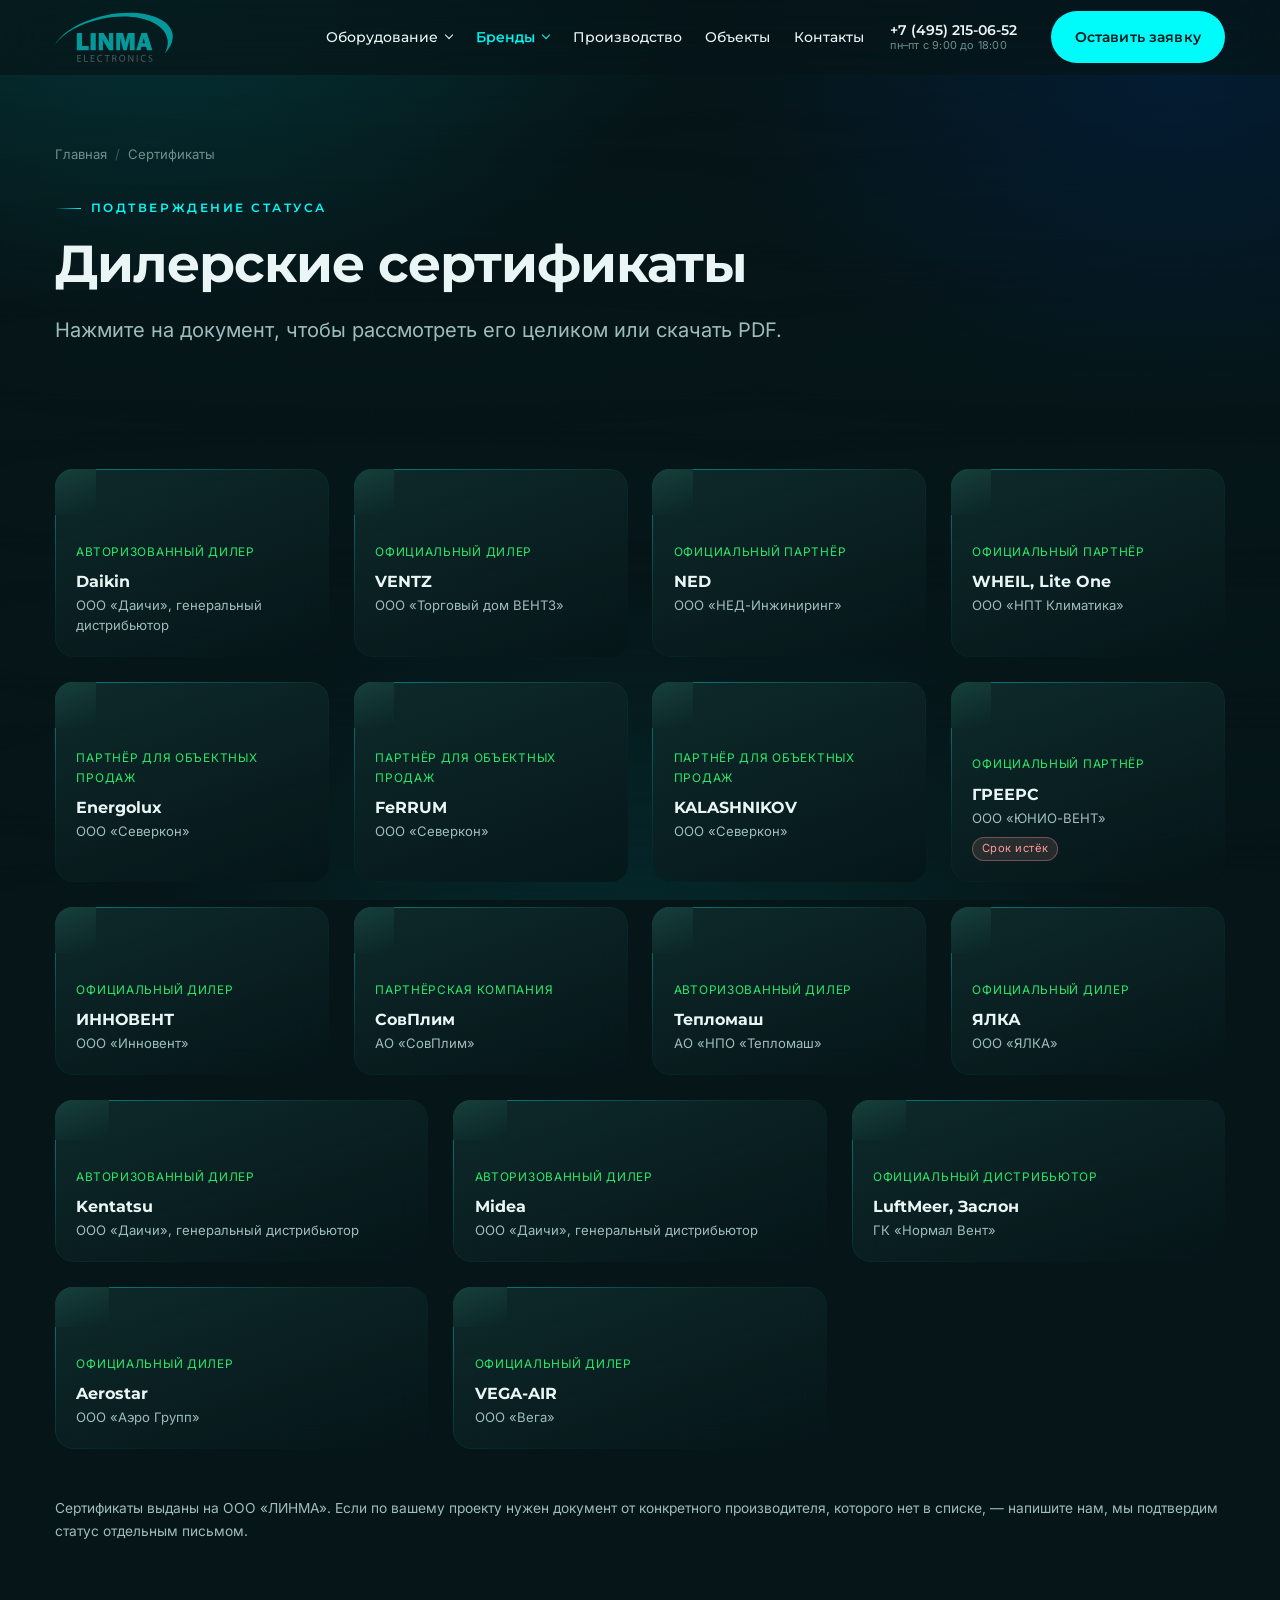
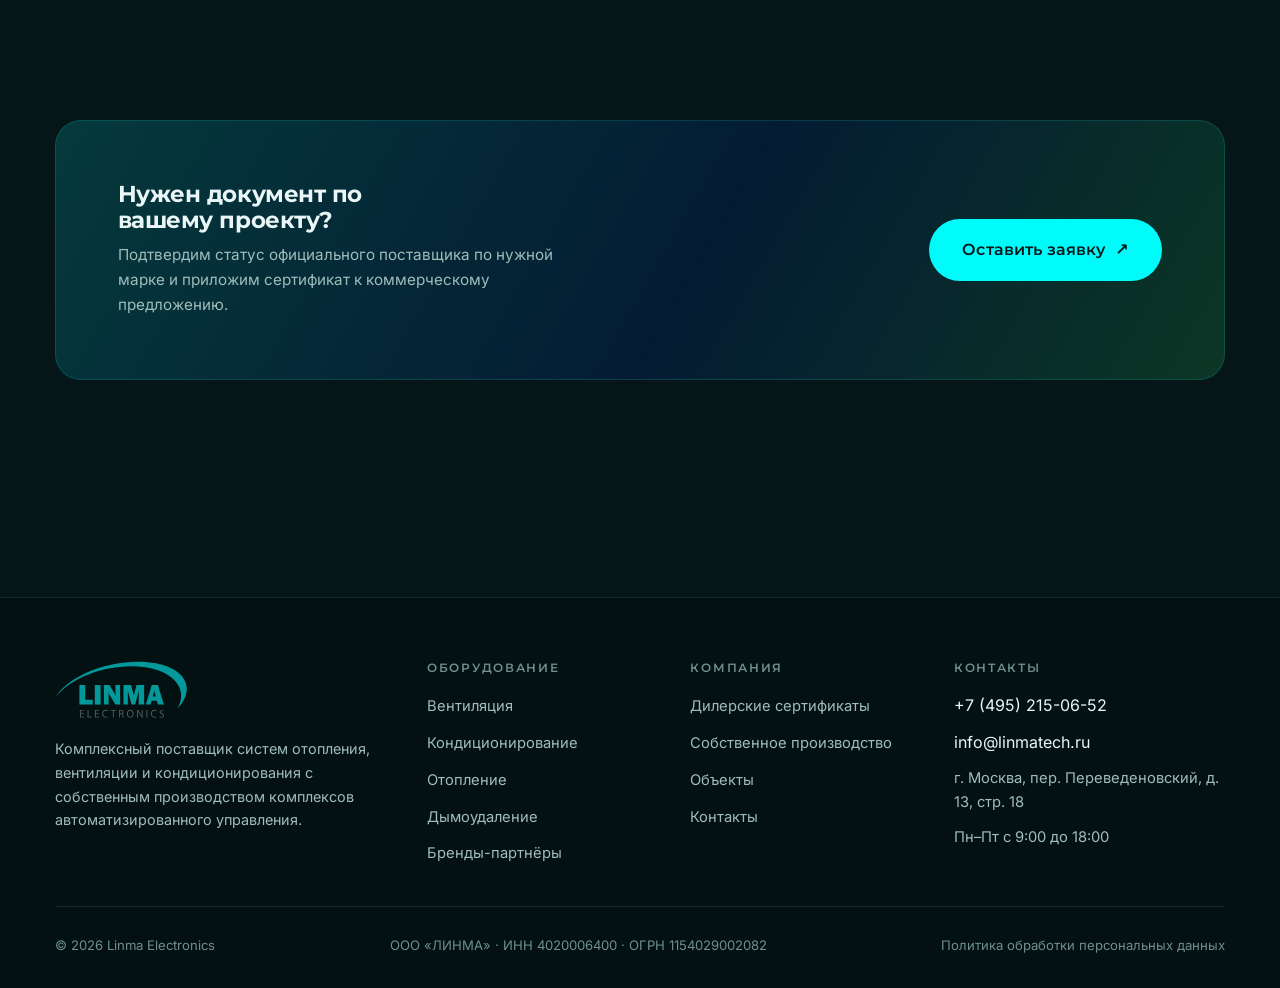
<file: certificates.html>
<!DOCTYPE html>
<html lang="ru">
<head>
<meta charset="UTF-8">
<meta name="viewport" content="width=device-width, initial-scale=1">
<title>Дилерские сертификаты — Linma Electronics</title>
<meta name="description" content="Дилерские и дистрибьюторские сертификаты Linma Electronics: Daikin, Kentatsu, Midea, VENTZ, NED, Energolux, FeRRUM, KALASHNIKOV, LuftMeer, WHEIL, Тепломаш, СовПлим и другие производители.">
<meta property="og:type" content="website">
<meta property="og:title" content="Дилерские сертификаты — Linma Electronics">
<meta property="og:description" content="Дилерские и дистрибьюторские сертификаты Linma Electronics: Daikin, Kentatsu, Midea, VENTZ, NED, Energolux, FeRRUM, KALASHNIKOV, LuftMeer, WHEIL, Тепломаш, СовПлим и другие производители.">
<meta property="og:locale" content="ru_RU">
<link rel="canonical" href="https://linmatech.ru/certificates.html">
<meta name="robots" content="index, follow, noimageindex, max-snippet:-1">
<meta name="theme-color" content="#061518">
<meta property="og:url" content="https://linmatech.ru/certificates.html">
<meta property="og:site_name" content="Linma Electronics">
<meta name="twitter:card" content="summary">
<meta name="twitter:title" content="Дилерские сертификаты — Linma Electronics">
<meta name="twitter:description" content="Дилерские и дистрибьюторские сертификаты Linma Electronics: Daikin, Kentatsu, Midea, VENTZ, NED, Energolux, FeRRUM, KALASHNIKOV, LuftMeer, WHEIL, Тепломаш, СовПлим и другие производители.">
<link rel="icon" href="assets/img/linma-logo.svg" type="image/svg+xml">
<link rel="icon" href="assets/img/favicon-32x32.png" sizes="32x32" type="image/png">
<link rel="apple-touch-icon" href="assets/img/favicon-180x180.png">
<!-- Шрифты лежат на самом сайте: при загрузке со сторонних серверов
     страница успевала отрисоваться системным шрифтом и меню прыгало
     на 67px, когда фирменный доезжал. -->
<link rel="stylesheet" href="assets/css/fonts.css">
<link rel="stylesheet" href="assets/css/main.css">
</head>
<body data-page="certificates">

<a class="skip-link" href="#main">К основному содержимому</a>

<header class="site-header">
  <div class="container header-inner">
    <a class="logo" href="index.html" aria-label="Linma Electronics — на главную">
      <img src="assets/img/linma-logo.svg" alt="Linma Electronics" width="118" height="51">
    </a>

    <nav class="nav" id="nav" aria-label="Основная навигация">
      <ul class="nav-list">
        <li class="nav-item nav-item--has-menu" data-nav="equipment ventilation conditioning heating smoke">
          <a class="nav-link" href="equipment.html">Оборудование</a>
          <div class="submenu">
            <a href="ventilation.html"><span class="num">01</span> Вентиляция</a>
            <a href="conditioning.html"><span class="num">02</span> Кондиционирование</a>
            <a href="heating.html"><span class="num">03</span> Отопление</a>
            <a href="smoke.html"><span class="num">04</span> Дымоудаление</a>
          </div>
        </li>
        <li class="nav-item nav-item--has-menu" data-nav="brands certificates">
          <a class="nav-link" href="brands.html">Бренды</a>
          <div class="submenu">
            <a href="brands.html">Бренды-партнёры</a>
            <a href="certificates.html">Дилерские сертификаты</a>
          </div>
        </li>
        <li class="nav-item" data-nav="production"><a class="nav-link" href="production.html">Производство</a></li>
        <li class="nav-item" data-nav="projects"><a class="nav-link" href="projects.html">Объекты</a></li>
        <li class="nav-item" data-nav="contacts"><a class="nav-link" href="contacts.html">Контакты</a></li>
      </ul>
      <div class="nav-mobile-cta">
        <a class="btn btn--block" href="contacts.html#request">Оставить заявку</a>
        <span class="nav-mobile-phone">+7 (495) 215-06-52</span>
      </div>
    </nav>

    <div class="header-actions">
      <span class="header-phone">
        <span>+7 (495) 215-06-52</span>
        <small>пн–пт с&nbsp;9:00 до&nbsp;18:00</small>
      </span>
      <a class="btn" href="contacts.html#request">Оставить заявку</a>
      <button class="burger" type="button" aria-label="Открыть меню" aria-expanded="false" aria-controls="nav">
        <span></span><span></span><span></span>
      </button>
    </div>
  </div>
</header>

<main id="main">
  <section class="page-hero">
    <div class="container">
      <nav class="breadcrumbs" aria-label="Хлебные крошки">
        <ol>
          <li><a href="index.html">Главная</a></li>
          <li>Сертификаты</li>
        </ol>
      </nav>

      <p class="eyebrow" data-reveal>Подтверждение статуса</p>
      <h1 data-reveal="60">Дилерские сертификаты</h1>
      <p class="lead" data-reveal="120">
        Нажмите на документ, чтобы рассмотреть его целиком или скачать PDF.
      </p>
    </div>
  </section>

  <section class="section section--tight">
    <div class="container">
      <div class="cert-grid" data-cert-grid data-reveal></div>

      <!-- Документы альбомной ориентации: своя сетка с горизонтальными
           рамками, иначе они болтались бы в вертикальных плитках -->
      <div class="cert-grid cert-grid--wide" data-cert-grid-wide data-reveal></div>

      <p class="text-muted mt-lg" style="font-size:.86rem;">
        Сертификаты выданы на ООО «ЛИНМА». Если по вашему проекту нужен документ
        от конкретного производителя, которого нет в списке, — напишите нам,
        мы подтвердим статус отдельным письмом.
      </p>
    </div>
  </section>

  <section class="section">
    <div class="container">
      <div class="cta-band" data-reveal>
        <div class="inner">
          <div>
            <h2>Нужен документ по вашему проекту?</h2>
            <p>Подтвердим статус официального поставщика по нужной марке и приложим сертификат к коммерческому предложению.</p>
          </div>
          <a class="btn btn--lg" href="contacts.html#request">Оставить заявку <span class="arrow">↗</span></a>
        </div>
      </div>
    </div>
  </section>

  <!-- Просмотр сертификата -->
  <div class="lightbox" data-lightbox hidden role="dialog" aria-modal="true" aria-label="Просмотр сертификата">
    <div class="lightbox-bar">
      <span class="lightbox-title" data-lightbox-title></span>
      <span class="spacer"></span>
      <a class="btn btn--ghost" data-lightbox-pdf href="#" target="_blank" rel="noopener" download>Скачать PDF</a>
      <button class="slider-btn" type="button" data-lightbox-close aria-label="Закрыть просмотр">
        <svg width="18" height="18" viewBox="0 0 18 18" fill="none" aria-hidden="true"><path d="m4 4 10 10M14 4 4 14" stroke="currentColor" stroke-width="1.8" stroke-linecap="round"/></svg>
      </button>
    </div>

    <div class="lightbox-stage">
      <!-- src подставляется скриптом при открытии: пустой src=""
           заставляет браузер запрашивать саму страницу как картинку -->
      <img data-lightbox-img alt="">
    </div>

    <div class="lightbox-nav">
      <button class="slider-btn" type="button" data-lightbox-prev aria-label="Предыдущий сертификат">
        <svg width="18" height="18" viewBox="0 0 18 18" fill="none" aria-hidden="true"><path d="M11 3 5 9l6 6" stroke="currentColor" stroke-width="1.8" stroke-linecap="round" stroke-linejoin="round"/></svg>
      </button>
      <span class="lightbox-counter" data-lightbox-counter></span>
      <button class="slider-btn" type="button" data-lightbox-next aria-label="Следующий сертификат">
        <svg width="18" height="18" viewBox="0 0 18 18" fill="none" aria-hidden="true"><path d="m7 3 6 6-6 6" stroke="currentColor" stroke-width="1.8" stroke-linecap="round" stroke-linejoin="round"/></svg>
      </button>
    </div>
  </div>

</main>

<footer class="site-footer">
  <div class="container">
    <div class="footer-grid">
      <div class="footer-brand">
        <img src="assets/img/linma-logo.svg" alt="Linma Electronics" width="132" height="57">
        <p>Комплексный поставщик систем отопления, вентиляции и кондиционирования с собственным производством комплексов автоматизированного управления.</p>
      </div>

      <div class="footer-col">
        <h4>Оборудование</h4>
        <ul>
          <li><a href="ventilation.html">Вентиляция</a></li>
          <li><a href="conditioning.html">Кондиционирование</a></li>
          <li><a href="heating.html">Отопление</a></li>
          <li><a href="smoke.html">Дымоудаление</a></li>
          <li><a href="brands.html">Бренды-партнёры</a></li>
        </ul>
      </div>

      <div class="footer-col">
        <h4>Компания</h4>
        <ul>
          <li><a href="certificates.html">Дилерские сертификаты</a></li>
          <li><a href="production.html">Собственное производство</a></li>
          <li><a href="projects.html">Объекты</a></li>
          <li><a href="contacts.html">Контакты</a></li>
        </ul>
      </div>

      <div class="footer-col">
        <h4>Контакты</h4>
        <ul>
          <li><span>+7 (495) 215-06-52</span></li>
          <li><span>info@linmatech.ru</span></li>
          <li class="text-muted" style="font-size:.92rem;">г. Москва, пер. Переведеновский, д. 13, стр. 18</li>
          <li class="text-muted" style="font-size:.92rem;">Пн–Пт с&nbsp;9:00 до&nbsp;18:00</li>
        </ul>
      </div>
    </div>

    <div class="footer-bottom">
      <span>© <span data-year>2026</span> Linma Electronics</span>
      <span>ООО «ЛИНМА» · ИНН 4020006400 · ОГРН 1154029002082</span>
      <a href="privacy.html">Политика обработки персональных данных</a>
    </div>
  </div>
</footer>

<script src="assets/js/brands.js"></script>
<script src="assets/js/certificates.js"></script>
<script src="assets/js/main.js" defer></script>
</body>
</html>
</file>
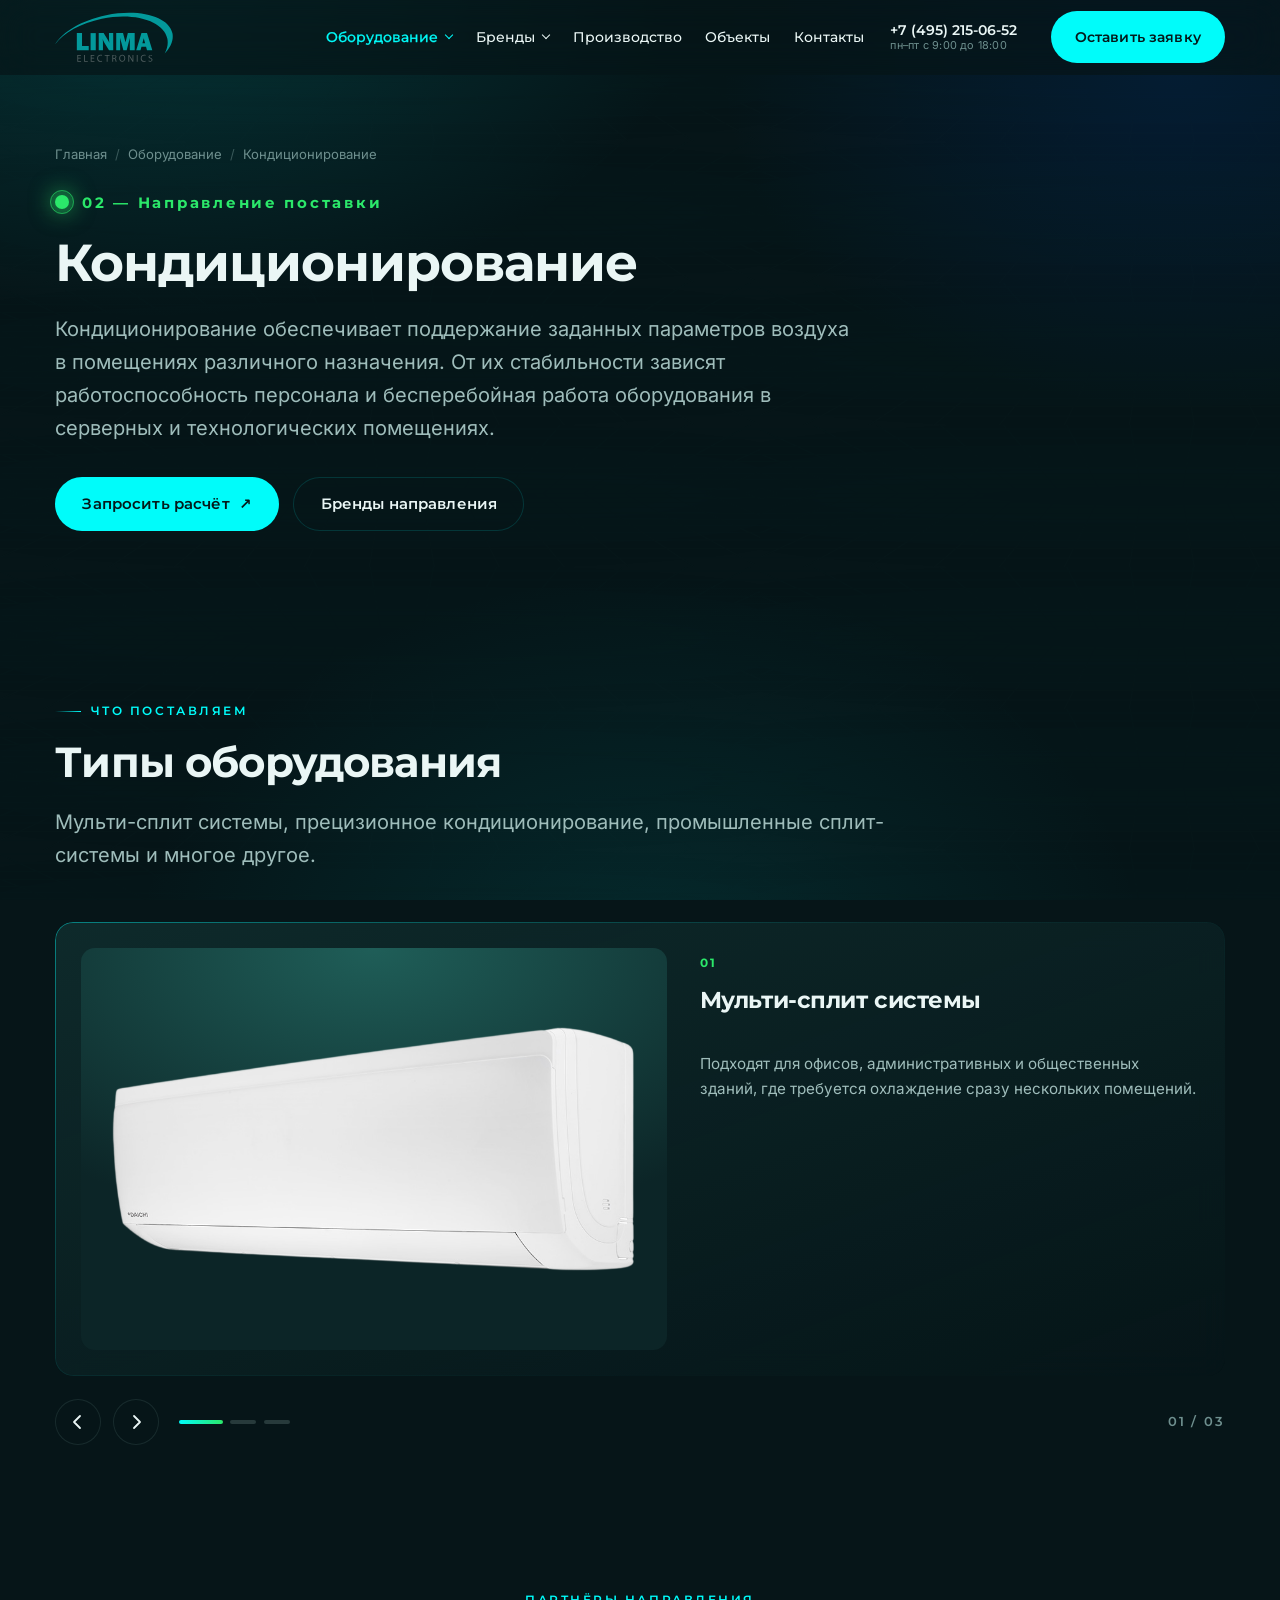
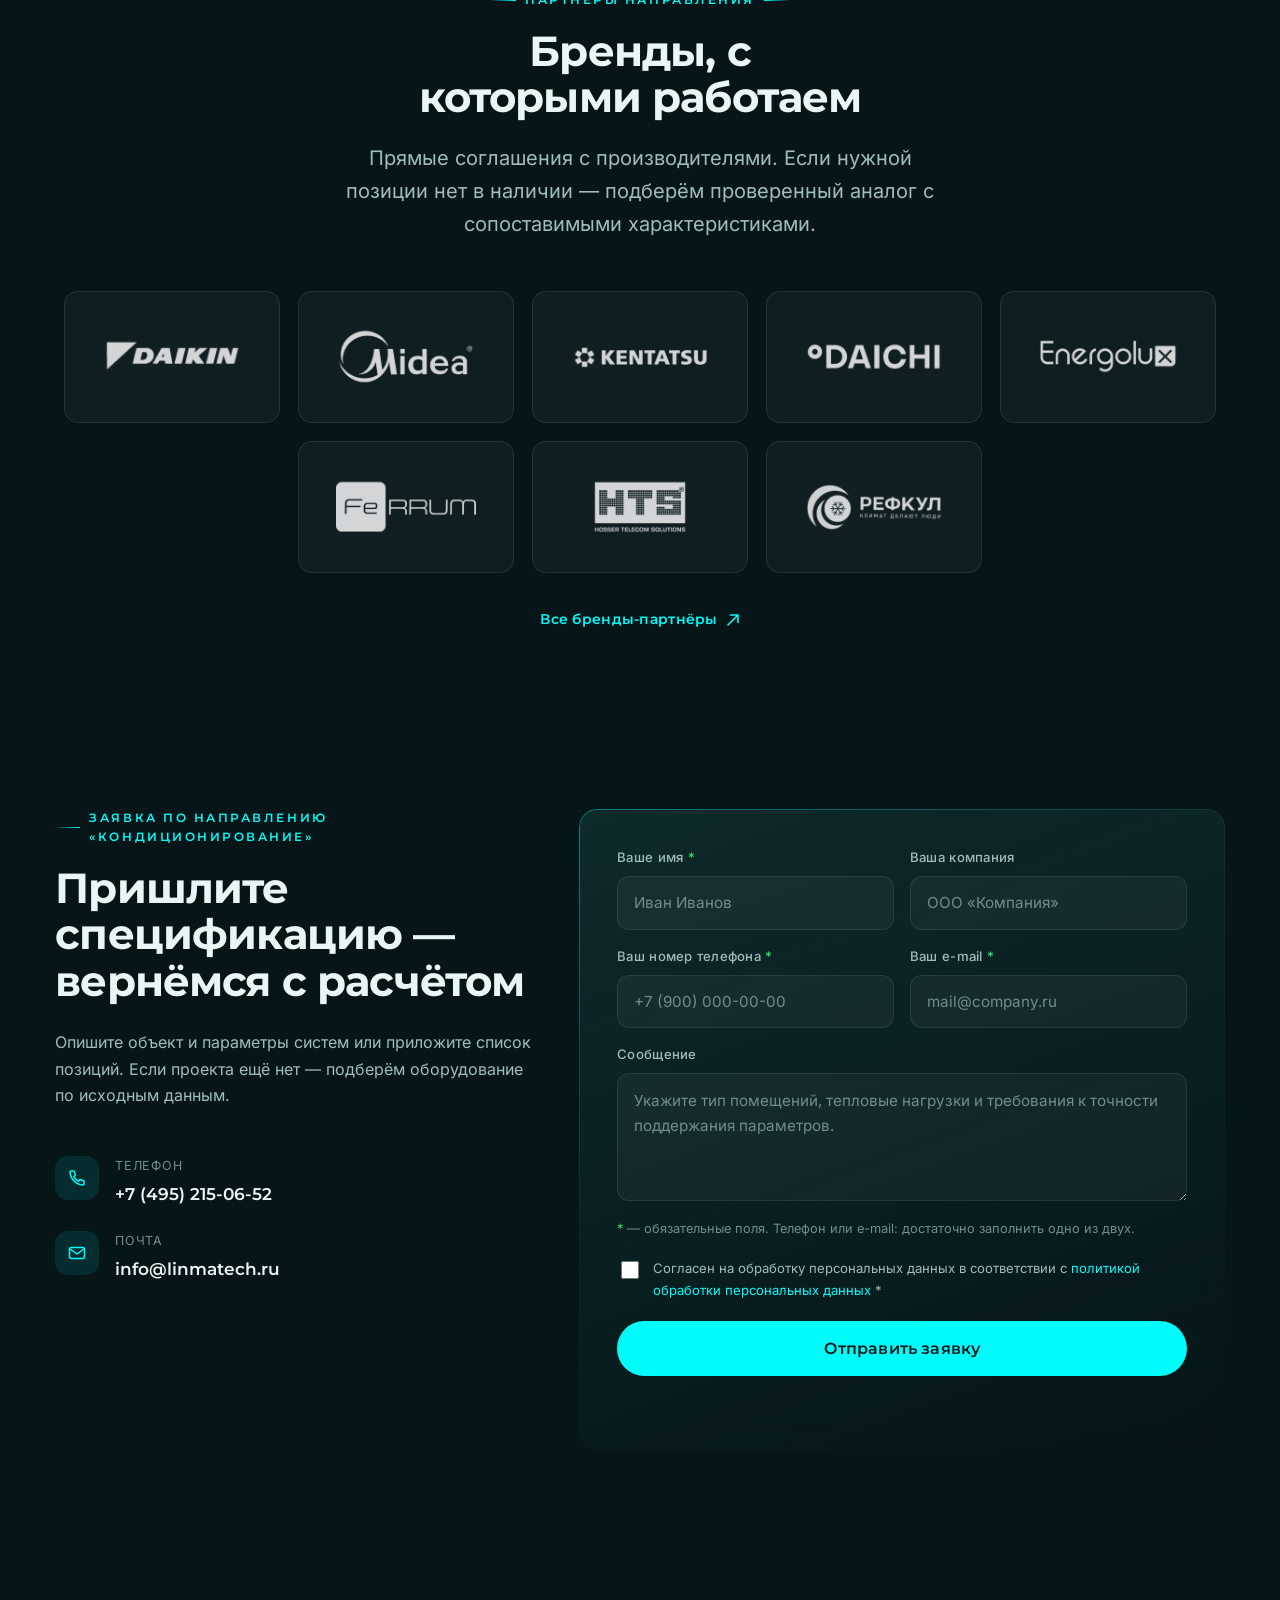
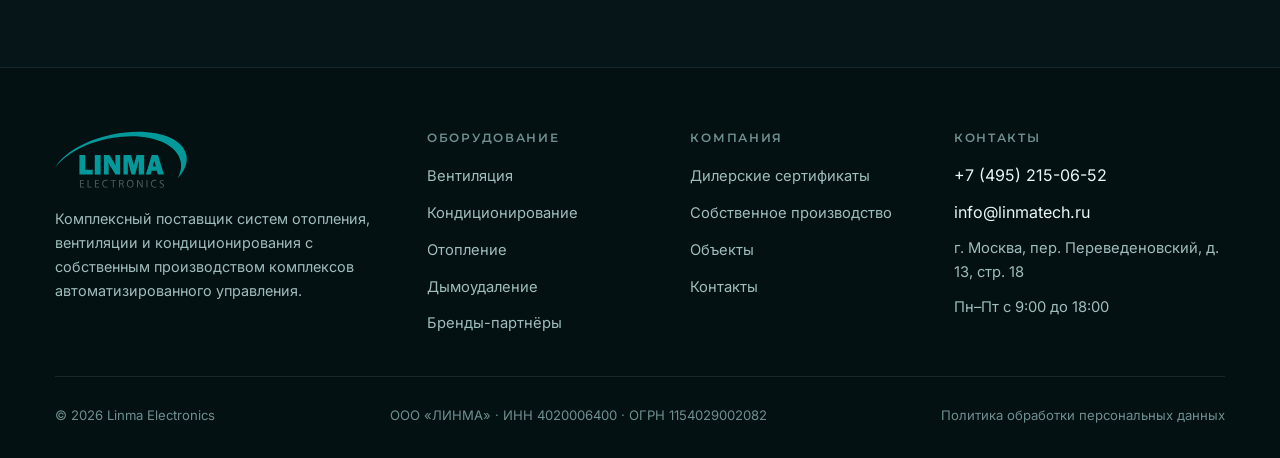
<file: conditioning.html>
<!DOCTYPE html>
<html lang="ru">
<head>
<meta charset="UTF-8">
<meta name="viewport" content="width=device-width, initial-scale=1">
<title>Кондиционирование — поставка оборудования | Linma Electronics</title>
<meta name="description" content="Поставка климатического оборудования: мульти-сплит системы, прецизионные кондиционеры, промышленные сплит-системы. Подбор по проекту, поставка по всей России.">
<meta property="og:type" content="website">
<meta property="og:title" content="Кондиционирование — Linma Electronics">
<meta property="og:description" content="Поставка климатического оборудования: мульти-сплит системы, прецизионные кондиционеры, промышленные сплит-системы. Подбор по проекту, поставка по всей России.">
<meta property="og:locale" content="ru_RU">
<link rel="canonical" href="https://linmatech.ru/conditioning.html">
<meta name="robots" content="index, follow, noimageindex, max-snippet:-1">
<meta name="theme-color" content="#061518">
<meta property="og:url" content="https://linmatech.ru/conditioning.html">
<meta property="og:site_name" content="Linma Electronics">
<meta name="twitter:card" content="summary">
<meta name="twitter:title" content="Кондиционирование — Linma Electronics">
<meta name="twitter:description" content="Поставка климатического оборудования: мульти-сплит системы, прецизионные кондиционеры, промышленные сплит-системы. Подбор по проекту, поставка по всей России.">
<link rel="icon" href="assets/img/linma-logo.svg" type="image/svg+xml">
<link rel="icon" href="assets/img/favicon-32x32.png" sizes="32x32" type="image/png">
<link rel="apple-touch-icon" href="assets/img/favicon-180x180.png">
<!-- Шрифты лежат на самом сайте: при загрузке со сторонних серверов
     страница успевала отрисоваться системным шрифтом и меню прыгало
     на 67px, когда фирменный доезжал. -->
<link rel="stylesheet" href="assets/css/fonts.css">
<link rel="stylesheet" href="assets/css/main.css">
</head>
<body data-page="conditioning">

<a class="skip-link" href="#main">К основному содержимому</a>

<header class="site-header">
  <div class="container header-inner">
    <a class="logo" href="index.html" aria-label="Linma Electronics — на главную">
      <img src="assets/img/linma-logo.svg" alt="Linma Electronics" width="118" height="51">
    </a>

    <nav class="nav" id="nav" aria-label="Основная навигация">
      <ul class="nav-list">
        <li class="nav-item nav-item--has-menu" data-nav="equipment ventilation conditioning heating smoke">
          <a class="nav-link" href="equipment.html">Оборудование</a>
          <div class="submenu">
            <a href="ventilation.html"><span class="num">01</span> Вентиляция</a>
            <a href="conditioning.html"><span class="num">02</span> Кондиционирование</a>
            <a href="heating.html"><span class="num">03</span> Отопление</a>
            <a href="smoke.html"><span class="num">04</span> Дымоудаление</a>
          </div>
        </li>
        <li class="nav-item nav-item--has-menu" data-nav="brands certificates">
          <a class="nav-link" href="brands.html">Бренды</a>
          <div class="submenu">
            <a href="brands.html">Бренды-партнёры</a>
            <a href="certificates.html">Дилерские сертификаты</a>
          </div>
        </li>
        <li class="nav-item" data-nav="production"><a class="nav-link" href="production.html">Производство</a></li>
        <li class="nav-item" data-nav="projects"><a class="nav-link" href="projects.html">Объекты</a></li>
        <li class="nav-item" data-nav="contacts"><a class="nav-link" href="contacts.html">Контакты</a></li>
      </ul>
      <div class="nav-mobile-cta">
        <a class="btn btn--block" href="contacts.html#request">Оставить заявку</a>
        <span class="nav-mobile-phone">+7 (495) 215-06-52</span>
      </div>
    </nav>

    <div class="header-actions">
      <span class="header-phone">
        <span>+7 (495) 215-06-52</span>
        <small>пн–пт с&nbsp;9:00 до&nbsp;18:00</small>
      </span>
      <a class="btn" href="contacts.html#request">Оставить заявку</a>
      <button class="burger" type="button" aria-label="Открыть меню" aria-expanded="false" aria-controls="nav">
        <span></span><span></span><span></span>
      </button>
    </div>
  </div>
</header>

<main id="main">

  <section class="page-hero">
    <div class="container">
      <nav class="breadcrumbs" aria-label="Хлебные крошки">
        <ol>
          <li><a href="index.html">Главная</a></li>
          <li><a href="equipment.html">Оборудование</a></li>
          <li>Кондиционирование</li>
        </ol>
      </nav>

      <p class="group-num" data-reveal><span class="dot" aria-hidden="true"></span> 02 — Направление поставки</p>
      <h1 data-reveal="60">Кондиционирование</h1>
      <p class="lead" data-reveal="120">
        Кондиционирование обеспечивает поддержание заданных параметров воздуха
        в помещениях различного назначения. От их стабильности зависят
        работоспособность персонала и бесперебойная работа оборудования
        в серверных и технологических помещениях.
      </p>

      <div class="hero-actions mt-md" data-reveal="180">
        <a class="btn" href="#request">Запросить расчёт <span class="arrow">↗</span></a>
        <a class="btn btn--ghost" href="brands.html">Бренды направления</a>
      </div>
    </div>
  </section>

  <section class="section section--tight">
    <div class="container">
      <div class="section-head section-head--list" data-reveal>
        <p class="eyebrow">Что поставляем</p>
        <h2>Типы оборудования</h2>
        <p>Мульти-сплит системы, прецизионное кондиционирование, промышленные сплит-системы и многое другое.</p>
      </div>

      <div class="slider" data-slider role="group" aria-roledescription="Карусель" aria-label="Типы оборудования" data-reveal>
        <div class="card slider-viewport">
          <div class="slider-track">
          <article class="slide">
            <div class="slide-media slide-media--product">
              <img src="assets/img/equipment/cond-multi.png" alt="Мульти-сплит системы" loading="lazy">
            </div>
            <div class="slide-body">
              <span class="slide-num">01</span>
              <h3>Мульти-сплит системы</h3>
              <p>Подходят для офисов, административных и общественных зданий, где требуется охлаждение сразу нескольких помещений.</p>
            </div>
          </article>
          <article class="slide">
            <div class="slide-media slide-media--product">
              <img src="assets/img/equipment/cond-precision.png" alt="Прецизионные кондиционеры" loading="lazy">
            </div>
            <div class="slide-body">
              <span class="slide-num">02</span>
              <h3>Прецизионные кондиционеры</h3>
              <p>Подходят для объектов с непрерывным режимом работы оборудования: серверных, ЦОД, аппаратных, узлов связи.</p>
            </div>
          </article>
          <article class="slide">
            <div class="slide-media slide-media--product">
              <img src="assets/img/equipment/cond-industrial.png" alt="Промышленные сплит-системы" loading="lazy">
            </div>
            <div class="slide-body">
              <span class="slide-num">03</span>
              <h3>Промышленные сплит-системы</h3>
              <p>Подходят для производственных цехов, складов и торговых залов с постоянной тепловой нагрузкой.</p>
            </div>
          </article>
          </div>
        </div>

        <div class="slider-controls">
          <button class="slider-btn" type="button" data-slider-prev aria-label="Предыдущий тип оборудования"><svg width="18" height="18" viewBox="0 0 18 18" fill="none" aria-hidden="true"><path d="M11 3 5 9l6 6" stroke="currentColor" stroke-width="1.8" stroke-linecap="round" stroke-linejoin="round"/></svg></button>
          <button class="slider-btn" type="button" data-slider-next aria-label="Следующий тип оборудования"><svg width="18" height="18" viewBox="0 0 18 18" fill="none" aria-hidden="true"><path d="m7 3 6 6-6 6" stroke="currentColor" stroke-width="1.8" stroke-linecap="round" stroke-linejoin="round"/></svg></button>
          <div class="slider-dots" data-slider-dots></div>
          <span class="slider-counter" data-slider-counter aria-live="polite"></span>
        </div>
      </div>
    </div>
  </section>

  <section class="section section--tight" data-group-brands-section>
    <div class="container">
      <div class="section-head section-head--center" data-reveal>
        <p class="eyebrow">Партнёры направления</p>
        <h2>Бренды, с которыми работаем</h2>
        <p>Прямые соглашения с производителями. Если нужной позиции нет в наличии — подберём проверенный аналог с сопоставимыми характеристиками.</p>
      </div>

      <div class="brands-grid" data-group-brands="conditioning" data-reveal></div>

      <div class="mt-md" style="text-align:center;" data-reveal>
        <a class="link-arrow" href="brands.html">Все бренды-партнёры <svg width="14" height="14" viewBox="0 0 14 14" fill="none" aria-hidden="true"><path d="M2 12L12 2M12 2H4.5M12 2v7.5" stroke="currentColor" stroke-width="1.6" stroke-linecap="round" stroke-linejoin="round"/></svg></a>
      </div>
    </div>
  </section>

  <section class="section" id="request">
    <div class="container">
      <div class="form-layout">
        <div data-reveal>
          <p class="eyebrow">Заявка по направлению «Кондиционирование»</p>
          <h2 style="font-size:var(--fs-h2);">Пришлите спецификацию — вернёмся с расчётом</h2>
          <p class="text-muted">
            Опишите объект и параметры систем или приложите список позиций.
            Если проекта ещё нет — подберём оборудование по исходным данным.
          </p>

          <div class="contact-list mt-lg">
            <span class="contact-item">
              <span class="contact-icon" aria-hidden="true">
                <svg width="20" height="20" viewBox="0 0 20 20" fill="none"><path d="M4 3h3l1.5 4L6.8 8.6a11 11 0 0 0 4.6 4.6L13 11.5l4 1.5v3a1 1 0 0 1-1.1 1A14 14 0 0 1 3 4.1 1 1 0 0 1 4 3Z" stroke="currentColor" stroke-width="1.5" stroke-linejoin="round"/></svg>
              </span>
              <span>
                <span class="label">Телефон</span>
                <span class="value">+7 (495) 215-06-52</span>
              </span>
            </span>

            <span class="contact-item">
              <span class="contact-icon" aria-hidden="true">
                <svg width="20" height="20" viewBox="0 0 20 20" fill="none"><rect x="2.5" y="4.5" width="15" height="11" rx="2" stroke="currentColor" stroke-width="1.5"/><path d="m3 6 7 5 7-5" stroke="currentColor" stroke-width="1.5" stroke-linejoin="round"/></svg>
              </span>
              <span>
                <span class="label">Почта</span>
                <span class="value">info@linmatech.ru</span>
              </span>
            </span>
          </div>
        </div>

        <form class="card form-card" data-request-form novalidate data-reveal="120">
          <div class="form-grid">
            <div class="field">
              <label for="f-name">Ваше имя <span class="req">*</span></label>
              <input type="text" id="f-name" name="name" placeholder="Иван Иванов" autocomplete="name" required>
              <span class="field-error">Укажите, как к вам обращаться</span>
            </div>

            <div class="field">
              <label for="f-company">Ваша компания</label>
              <input type="text" id="f-company" name="company" placeholder="ООО «Компания»" autocomplete="organization">
              <span class="field-error"></span>
            </div>

            <div class="field">
              <label for="f-phone">Ваш номер телефона <span class="req">*</span></label>
              <input type="tel" id="f-phone" name="phone" placeholder="+7 (900) 000-00-00" autocomplete="tel">
              <span class="field-error"></span>
            </div>

            <div class="field">
              <label for="f-email">Ваш e-mail <span class="req">*</span></label>
              <input type="email" id="f-email" name="email" placeholder="mail@company.ru" autocomplete="email">
              <span class="field-error"></span>
            </div>

            <div class="field field--full">
              <label for="f-message">Сообщение</label>
              <textarea id="f-message" name="message" placeholder="Укажите тип помещений, тепловые нагрузки и требования к точности поддержания параметров."></textarea>
              <span class="field-error"></span>
            </div>
          </div>

          <p class="hp-field" aria-hidden="true">
            <label for="f-website">Не заполняйте это поле</label>
            <input type="text" id="f-website" name="website" tabindex="-1" autocomplete="off">
          </p>

          <input type="hidden" name="topic" value="Кондиционирование">

          <!-- Пояснение к звёздочкам: телефон и e-mail помечены оба, но достаточно
               одного из двух — так это и проверяется при отправке. -->
          <p class="form-note"><span class="req">*</span> — обязательные поля. Телефон или e-mail: достаточно заполнить одно из двух.</p>

          <label class="consent">
            <input type="checkbox" name="consent" value="1" required>
            <span>Согласен на обработку персональных данных в соответствии с <a href="privacy.html">политикой обработки персональных данных</a> <span class="req">*</span></span>
          </label>

          <button class="btn btn--lg btn--block" type="submit">Отправить заявку</button>
          <p class="form-status" role="status" aria-live="polite"></p>
        </form>
      </div>
    </div>
  </section>

</main>

<footer class="site-footer">
  <div class="container">
    <div class="footer-grid">
      <div class="footer-brand">
        <img src="assets/img/linma-logo.svg" alt="Linma Electronics" width="132" height="57">
        <p>Комплексный поставщик систем отопления, вентиляции и кондиционирования с собственным производством комплексов автоматизированного управления.</p>
      </div>

      <div class="footer-col">
        <h4>Оборудование</h4>
        <ul>
          <li><a href="ventilation.html">Вентиляция</a></li>
          <li><a href="conditioning.html">Кондиционирование</a></li>
          <li><a href="heating.html">Отопление</a></li>
          <li><a href="smoke.html">Дымоудаление</a></li>
          <li><a href="brands.html">Бренды-партнёры</a></li>
        </ul>
      </div>

      <div class="footer-col">
        <h4>Компания</h4>
        <ul>
          <li><a href="certificates.html">Дилерские сертификаты</a></li>
          <li><a href="production.html">Собственное производство</a></li>
          <li><a href="projects.html">Объекты</a></li>
          <li><a href="contacts.html">Контакты</a></li>
        </ul>
      </div>

      <div class="footer-col">
        <h4>Контакты</h4>
        <ul>
          <li><span>+7 (495) 215-06-52</span></li>
          <li><span>info@linmatech.ru</span></li>
          <li class="text-muted" style="font-size:.92rem;">г. Москва, пер. Переведеновский, д. 13, стр. 18</li>
          <li class="text-muted" style="font-size:.92rem;">Пн–Пт с&nbsp;9:00 до&nbsp;18:00</li>
        </ul>
      </div>
    </div>

    <div class="footer-bottom">
      <span>© <span data-year>2026</span> Linma Electronics</span>
      <span>ООО «ЛИНМА» · ИНН 4020006400 · ОГРН 1154029002082</span>
      <a href="privacy.html">Политика обработки персональных данных</a>
    </div>
  </div>
</footer>

<script src="assets/js/brands.js"></script>
<script src="assets/js/main.js" defer></script>
</body>
</html>
</file>
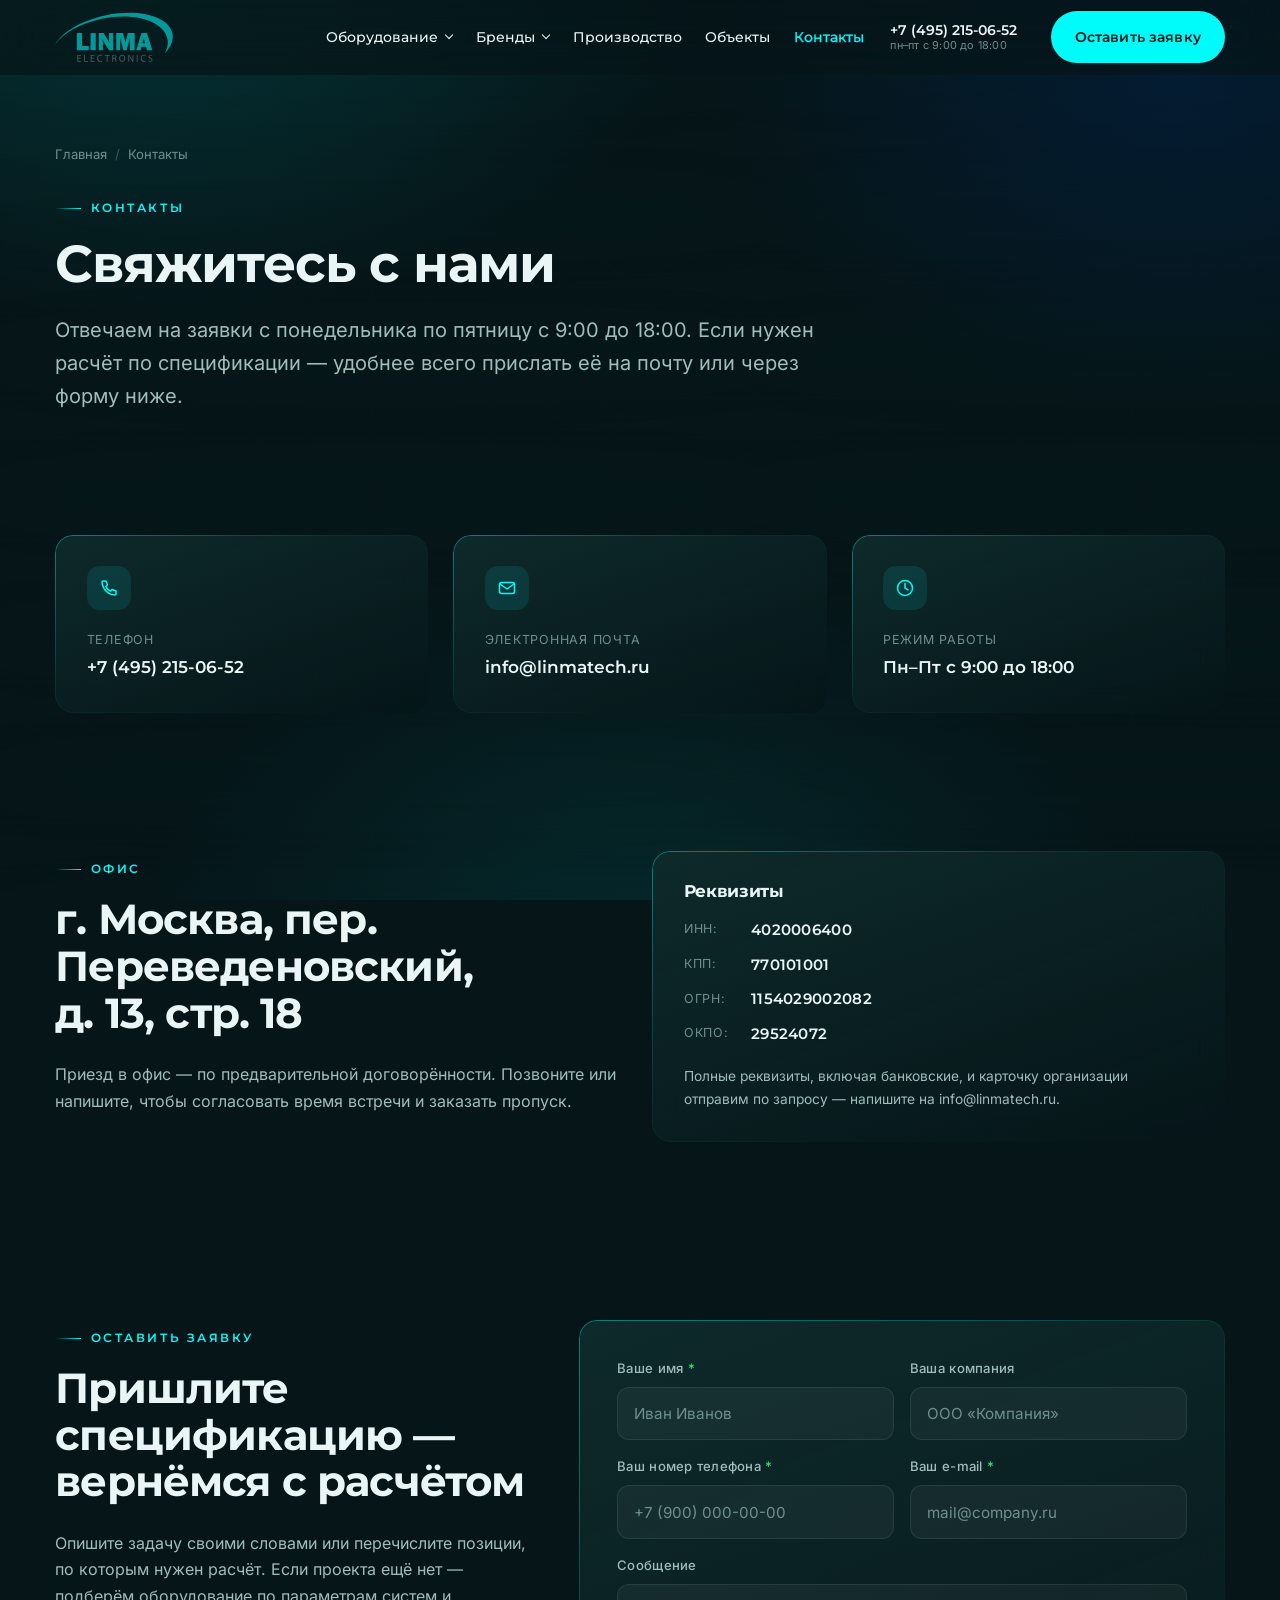
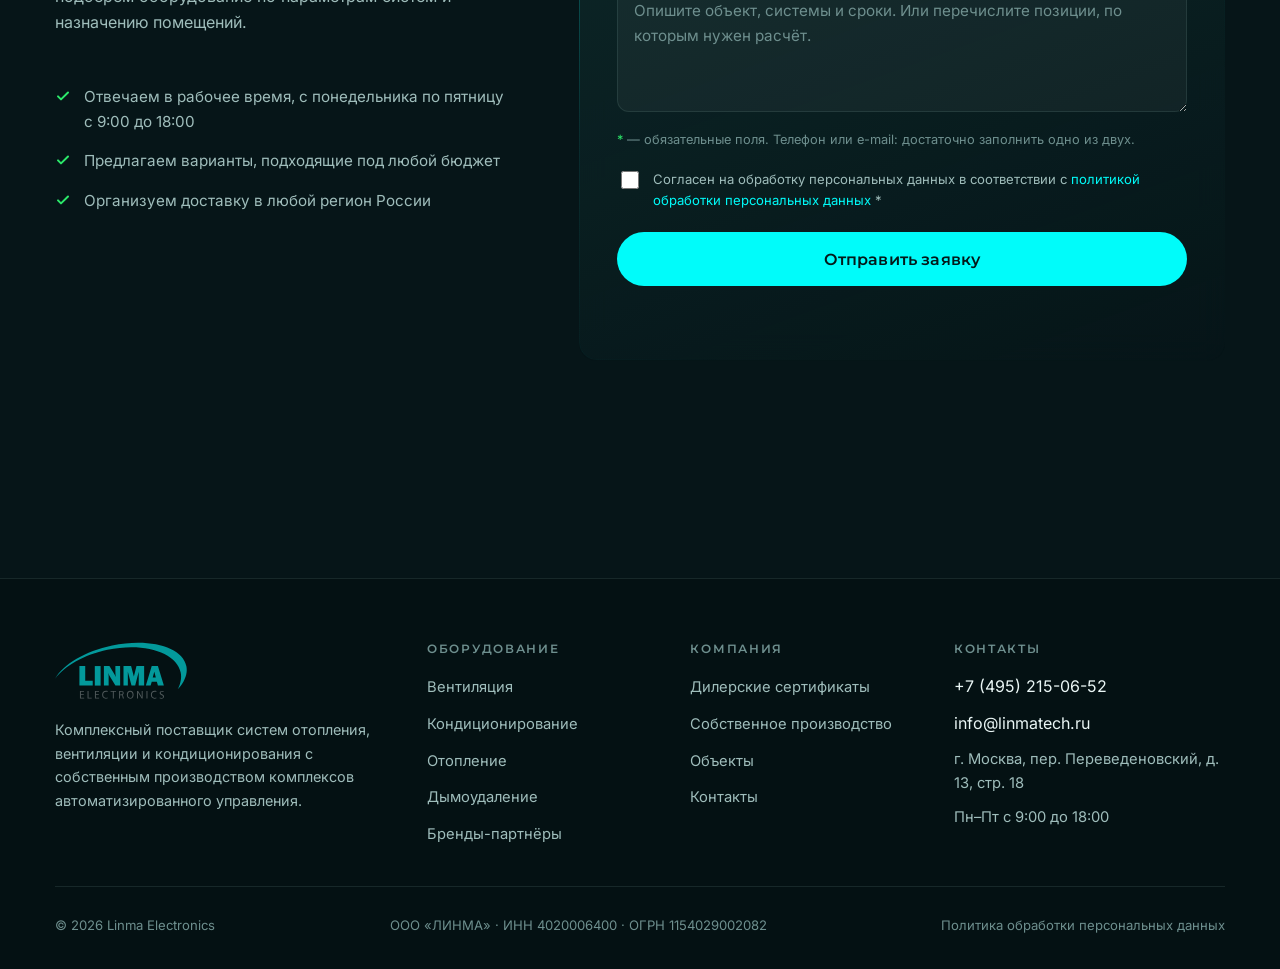
<file: contacts.html>
<!DOCTYPE html>
<html lang="ru">
<head>
<meta charset="UTF-8">
<meta name="viewport" content="width=device-width, initial-scale=1">
<title>Контакты — Linma Electronics</title>
<meta name="description" content="Телефон +7 (495) 215-06-52, info@linmatech.ru, г. Москва, пер. Переведеновский, д. 13, стр. 18. Форма подачи заявки на расчёт оборудования.">
<meta property="og:type" content="website">
<meta property="og:title" content="Контакты — Linma Electronics">
<meta property="og:description" content="Телефон +7 (495) 215-06-52, info@linmatech.ru, г. Москва, пер. Переведеновский, д. 13, стр. 18. Форма подачи заявки на расчёт оборудования.">
<meta property="og:locale" content="ru_RU">
<link rel="canonical" href="https://linmatech.ru/contacts.html">
<meta name="robots" content="index, follow, noimageindex, max-snippet:-1">
<meta name="theme-color" content="#061518">
<meta property="og:url" content="https://linmatech.ru/contacts.html">
<meta property="og:site_name" content="Linma Electronics">
<meta name="twitter:card" content="summary">
<meta name="twitter:title" content="Контакты — Linma Electronics">
<meta name="twitter:description" content="Телефон +7 (495) 215-06-52, info@linmatech.ru, г. Москва, пер. Переведеновский, д. 13, стр. 18. Форма подачи заявки на расчёт оборудования.">
<link rel="icon" href="assets/img/linma-logo.svg" type="image/svg+xml">
<link rel="icon" href="assets/img/favicon-32x32.png" sizes="32x32" type="image/png">
<link rel="apple-touch-icon" href="assets/img/favicon-180x180.png">
<!-- Шрифты лежат на самом сайте: при загрузке со сторонних серверов
     страница успевала отрисоваться системным шрифтом и меню прыгало
     на 67px, когда фирменный доезжал. -->
<link rel="stylesheet" href="assets/css/fonts.css">
<link rel="stylesheet" href="assets/css/main.css">
</head>
<body data-page="contacts">

<a class="skip-link" href="#main">К основному содержимому</a>

<header class="site-header">
  <div class="container header-inner">
    <a class="logo" href="index.html" aria-label="Linma Electronics — на главную">
      <img src="assets/img/linma-logo.svg" alt="Linma Electronics" width="118" height="51">
    </a>

    <nav class="nav" id="nav" aria-label="Основная навигация">
      <ul class="nav-list">
        <li class="nav-item nav-item--has-menu" data-nav="equipment ventilation conditioning heating smoke">
          <a class="nav-link" href="equipment.html">Оборудование</a>
          <div class="submenu">
            <a href="ventilation.html"><span class="num">01</span> Вентиляция</a>
            <a href="conditioning.html"><span class="num">02</span> Кондиционирование</a>
            <a href="heating.html"><span class="num">03</span> Отопление</a>
            <a href="smoke.html"><span class="num">04</span> Дымоудаление</a>
          </div>
        </li>
        <li class="nav-item nav-item--has-menu" data-nav="brands certificates">
          <a class="nav-link" href="brands.html">Бренды</a>
          <div class="submenu">
            <a href="brands.html">Бренды-партнёры</a>
            <a href="certificates.html">Дилерские сертификаты</a>
          </div>
        </li>
        <li class="nav-item" data-nav="production"><a class="nav-link" href="production.html">Производство</a></li>
        <li class="nav-item" data-nav="projects"><a class="nav-link" href="projects.html">Объекты</a></li>
        <li class="nav-item" data-nav="contacts"><a class="nav-link" href="contacts.html">Контакты</a></li>
      </ul>
      <div class="nav-mobile-cta">
        <a class="btn btn--block" href="contacts.html#request">Оставить заявку</a>
        <span class="nav-mobile-phone">+7 (495) 215-06-52</span>
      </div>
    </nav>

    <div class="header-actions">
      <span class="header-phone">
        <span>+7 (495) 215-06-52</span>
        <small>пн–пт с&nbsp;9:00 до&nbsp;18:00</small>
      </span>
      <a class="btn" href="contacts.html#request">Оставить заявку</a>
      <button class="burger" type="button" aria-label="Открыть меню" aria-expanded="false" aria-controls="nav">
        <span></span><span></span><span></span>
      </button>
    </div>
  </div>
</header>

<main id="main">
  <section class="page-hero">
    <div class="container">
      <nav class="breadcrumbs" aria-label="Хлебные крошки">
        <ol>
          <li><a href="index.html">Главная</a></li>
          <li>Контакты</li>
        </ol>
      </nav>

      <p class="eyebrow" data-reveal>Контакты</p>
      <h1 data-reveal="60">Свяжитесь с нами</h1>
      <p class="lead" data-reveal="120">
        Отвечаем на заявки с понедельника по пятницу с 9:00 до 18:00. Если нужен расчёт по спецификации —
        удобнее всего прислать её на почту или через форму ниже.
      </p>
    </div>
  </section>

  <section class="section section--tight">
    <div class="container">
      <div class="grid grid--3">
        <span class="card contact-item" data-reveal style="flex-direction:column; align-items:flex-start; gap:1.2rem;">
          <span class="contact-icon" aria-hidden="true">
            <svg width="20" height="20" viewBox="0 0 20 20" fill="none"><path d="M4 3h3l1.5 4L6.8 8.6a11 11 0 0 0 4.6 4.6L13 11.5l4 1.5v3a1 1 0 0 1-1.1 1A14 14 0 0 1 3 4.1 1 1 0 0 1 4 3Z" stroke="currentColor" stroke-width="1.5" stroke-linejoin="round"/></svg>
          </span>
          <span>
            <span class="label">Телефон</span>
            <span class="value">+7 (495) 215-06-52</span>
          </span>
        </span>

        <span class="card contact-item" data-reveal="80" style="flex-direction:column; align-items:flex-start; gap:1.2rem;">
          <span class="contact-icon" aria-hidden="true">
            <svg width="20" height="20" viewBox="0 0 20 20" fill="none"><rect x="2.5" y="4.5" width="15" height="11" rx="2" stroke="currentColor" stroke-width="1.5"/><path d="m3 6 7 5 7-5" stroke="currentColor" stroke-width="1.5" stroke-linejoin="round"/></svg>
          </span>
          <span>
            <span class="label">Электронная почта</span>
            <span class="value">info@linmatech.ru</span>
          </span>
        </span>

        <div class="card contact-item" data-reveal="160" style="flex-direction:column; align-items:flex-start; gap:1.2rem;">
          <span class="contact-icon" aria-hidden="true">
            <svg width="20" height="20" viewBox="0 0 20 20" fill="none"><circle cx="10" cy="10" r="7.5" stroke="currentColor" stroke-width="1.5"/><path d="M10 5.5V10l3 1.8" stroke="currentColor" stroke-width="1.5" stroke-linecap="round" stroke-linejoin="round"/></svg>
          </span>
          <span>
            <span class="label">Режим работы</span>
            <!-- Неразрывные пробелы: диапазон времени не должен разрываться
                 переносом строки, как это было в узкой карточке. -->
            <span class="value">Пн–Пт с&nbsp;9:00 до&nbsp;18:00</span>
          </span>
        </div>
      </div>
    </div>
  </section>

  <section class="section section--tight">
    <div class="container">
      <div class="grid grid--2" style="align-items:start;">
        <div data-reveal>
          <p class="eyebrow">Офис</p>
          <h2 style="font-size:var(--fs-h2);">г. Москва, пер. Переведеновский, д. 13, стр. 18</h2>
          <p class="text-muted">
            Приезд в офис — по предварительной договорённости. Позвоните или напишите,
            чтобы согласовать время встречи и заказать пропуск.
          </p>
        </div>

        <div class="card" data-reveal="120">
          <h3 style="font-size:1.05rem;">Реквизиты</h3>
          <!-- Банковские реквизиты (банк, р/с, к/с, БИК) на сайте намеренно не публикуются:
               см. README, раздел «Реквизиты юридического лица». Их отправляют по запросу
               вместе со счётом или договором. -->
          <dl class="requisites">
            <dt>ИНН</dt>  <dd>4020006400</dd>
            <dt>КПП</dt>  <dd>770101001</dd>
            <dt>ОГРН</dt> <dd>1154029002082</dd>
            <dt>ОКПО</dt> <dd>29524072</dd>
          </dl>
          <p class="text-muted" style="font-size:.86rem; margin:1.2rem 0 0;">
            Полные реквизиты, включая банковские, и карточку организации отправим
            по запросу — напишите на <span>info@linmatech.ru</span>.
          </p>
        </div>
      </div>
    </div>
  </section>

  <section class="section" id="request">
    <div class="container">
      <div class="form-layout">
        <div data-reveal>
          <p class="eyebrow">Оставить заявку</p>
          <h2 style="font-size:var(--fs-h2);">Пришлите спецификацию — вернёмся с расчётом</h2>
          <p class="text-muted">
            Опишите задачу своими словами или перечислите позиции, по которым нужен расчёт.
            Если проекта ещё нет — подберём оборудование по параметрам систем и назначению помещений.
          </p>

          <ul class="check-list mt-lg">
            <li><svg width="16" height="16" viewBox="0 0 16 16" fill="none" aria-hidden="true"><path d="m3 8.4 3 3L13 4.5" stroke="currentColor" stroke-width="2" stroke-linecap="round" stroke-linejoin="round"/></svg><span>Отвечаем в рабочее время, с&nbsp;понедельника по&nbsp;пятницу с&nbsp;9:00 до&nbsp;18:00</span></li>
            <li><svg width="16" height="16" viewBox="0 0 16 16" fill="none" aria-hidden="true"><path d="m3 8.4 3 3L13 4.5" stroke="currentColor" stroke-width="2" stroke-linecap="round" stroke-linejoin="round"/></svg><span>Предлагаем варианты, подходящие под любой бюджет</span></li>
            <li><svg width="16" height="16" viewBox="0 0 16 16" fill="none" aria-hidden="true"><path d="m3 8.4 3 3L13 4.5" stroke="currentColor" stroke-width="2" stroke-linecap="round" stroke-linejoin="round"/></svg><span>Организуем доставку в любой регион России</span></li>
          </ul>
        </div>

        <form class="card form-card" data-request-form novalidate data-reveal="120">
          <div class="form-grid">
            <div class="field">
              <label for="f-name">Ваше имя <span class="req">*</span></label>
              <input type="text" id="f-name" name="name" placeholder="Иван Иванов" autocomplete="name" required>
              <span class="field-error">Укажите, как к вам обращаться</span>
            </div>

            <div class="field">
              <label for="f-company">Ваша компания</label>
              <input type="text" id="f-company" name="company" placeholder="ООО «Компания»" autocomplete="organization">
              <span class="field-error"></span>
            </div>

            <div class="field">
              <label for="f-phone">Ваш номер телефона <span class="req">*</span></label>
              <input type="tel" id="f-phone" name="phone" placeholder="+7 (900) 000-00-00" autocomplete="tel">
              <span class="field-error"></span>
            </div>

            <div class="field">
              <label for="f-email">Ваш e-mail <span class="req">*</span></label>
              <input type="email" id="f-email" name="email" placeholder="mail@company.ru" autocomplete="email">
              <span class="field-error"></span>
            </div>

            <div class="field field--full">
              <label for="f-message">Сообщение</label>
              <textarea id="f-message" name="message" placeholder="Опишите объект, системы и сроки. Или перечислите позиции, по которым нужен расчёт."></textarea>
              <span class="field-error"></span>
            </div>
          </div>

          <p class="hp-field" aria-hidden="true">
            <label for="f-website">Не заполняйте это поле</label>
            <input type="text" id="f-website" name="website" tabindex="-1" autocomplete="off">
          </p>

          <input type="hidden" name="topic" value="Контакты">

          <!-- Пояснение к звёздочкам: телефон и e-mail помечены оба, но достаточно
               одного из двух — так это и проверяется при отправке. -->
          <p class="form-note"><span class="req">*</span> — обязательные поля. Телефон или e-mail: достаточно заполнить одно из двух.</p>

          <label class="consent">
            <input type="checkbox" name="consent" value="1" required>
            <span>Согласен на обработку персональных данных в соответствии с <a href="privacy.html">политикой обработки персональных данных</a> <span class="req">*</span></span>
          </label>

          <button class="btn btn--lg btn--block" type="submit">Отправить заявку</button>
          <p class="form-status" role="status" aria-live="polite"></p>
        </form>
      </div>
    </div>
  </section>

</main>

<footer class="site-footer">
  <div class="container">
    <div class="footer-grid">
      <div class="footer-brand">
        <img src="assets/img/linma-logo.svg" alt="Linma Electronics" width="132" height="57">
        <p>Комплексный поставщик систем отопления, вентиляции и кондиционирования с собственным производством комплексов автоматизированного управления.</p>
      </div>

      <div class="footer-col">
        <h4>Оборудование</h4>
        <ul>
          <li><a href="ventilation.html">Вентиляция</a></li>
          <li><a href="conditioning.html">Кондиционирование</a></li>
          <li><a href="heating.html">Отопление</a></li>
          <li><a href="smoke.html">Дымоудаление</a></li>
          <li><a href="brands.html">Бренды-партнёры</a></li>
        </ul>
      </div>

      <div class="footer-col">
        <h4>Компания</h4>
        <ul>
          <li><a href="certificates.html">Дилерские сертификаты</a></li>
          <li><a href="production.html">Собственное производство</a></li>
          <li><a href="projects.html">Объекты</a></li>
          <li><a href="contacts.html">Контакты</a></li>
        </ul>
      </div>

      <div class="footer-col">
        <h4>Контакты</h4>
        <ul>
          <li><span>+7 (495) 215-06-52</span></li>
          <li><span>info@linmatech.ru</span></li>
          <li class="text-muted" style="font-size:.92rem;">г. Москва, пер. Переведеновский, д. 13, стр. 18</li>
          <li class="text-muted" style="font-size:.92rem;">Пн–Пт с&nbsp;9:00 до&nbsp;18:00</li>
        </ul>
      </div>
    </div>

    <div class="footer-bottom">
      <span>© <span data-year>2026</span> Linma Electronics</span>
      <span>ООО «ЛИНМА» · ИНН 4020006400 · ОГРН 1154029002082</span>
      <a href="privacy.html">Политика обработки персональных данных</a>
    </div>
  </div>
</footer>

<script src="assets/js/brands.js"></script>
<script src="assets/js/main.js" defer></script>
</body>
</html>
</file>
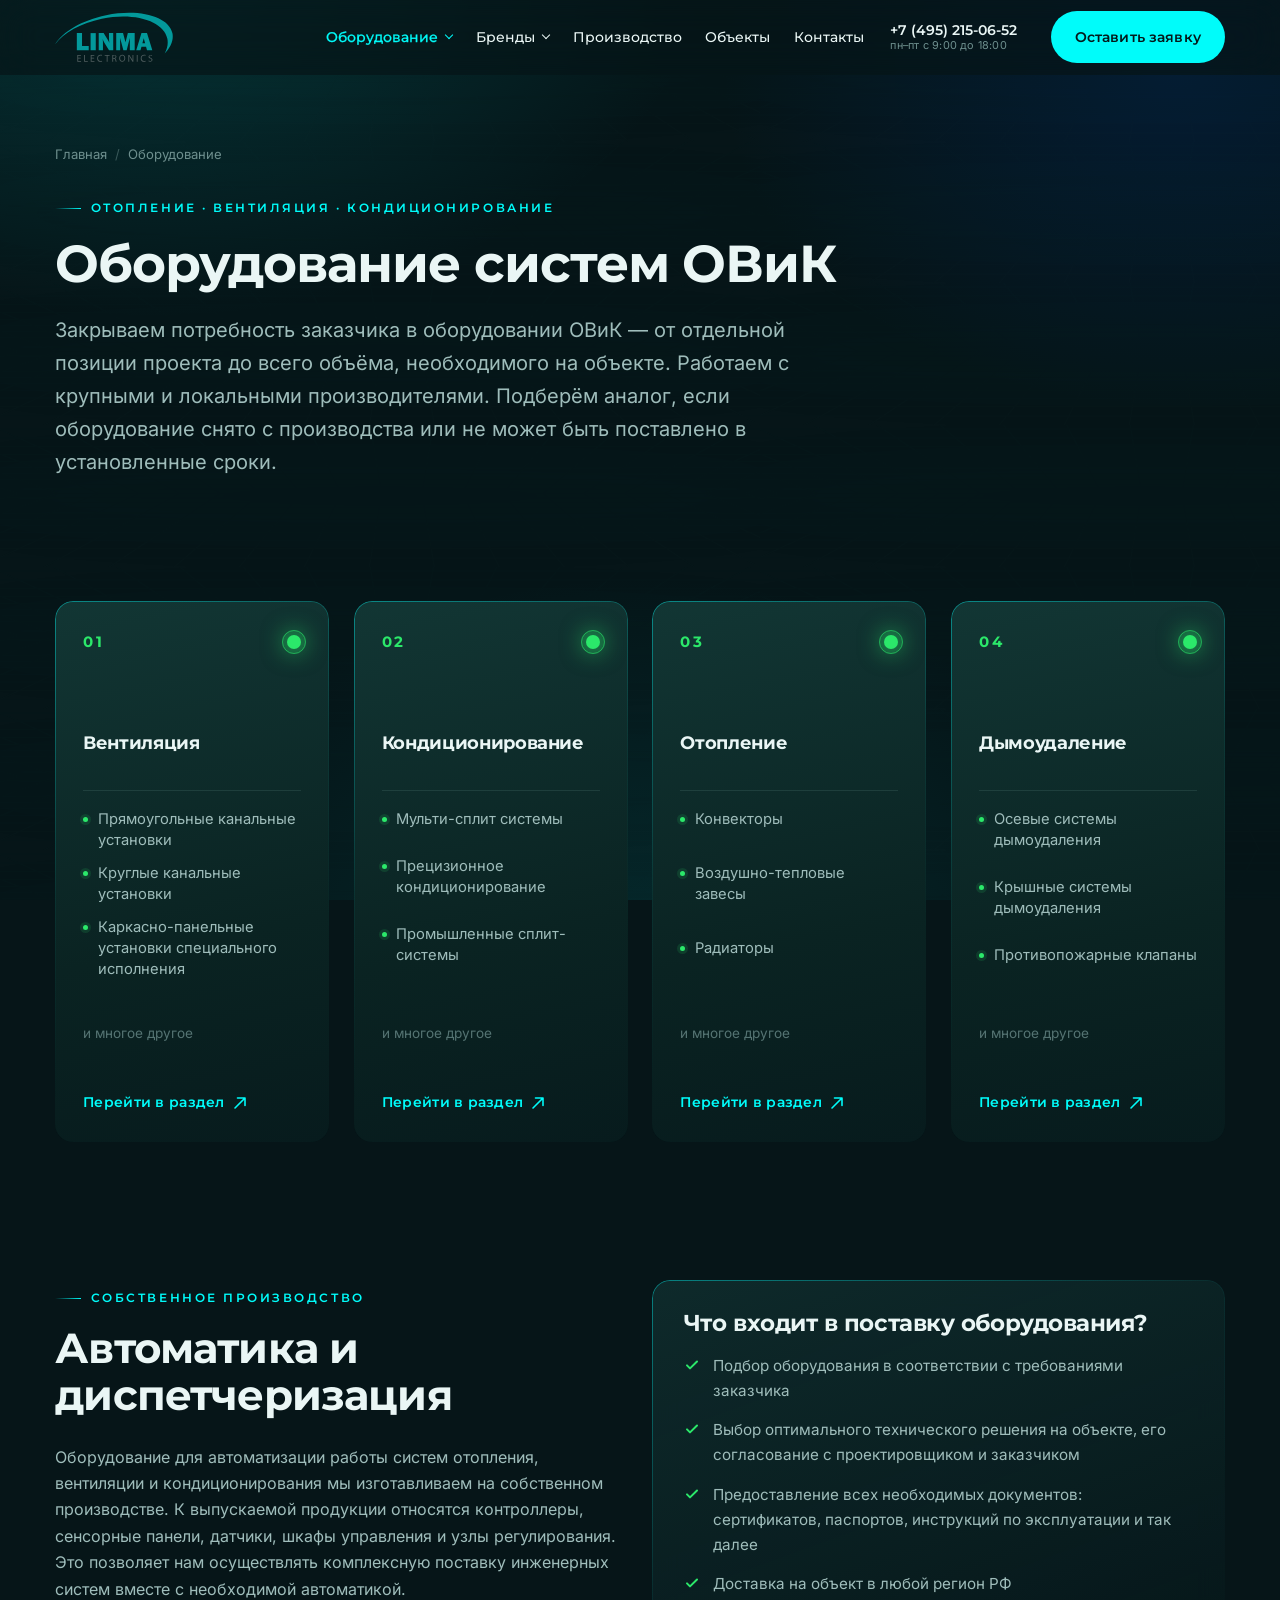
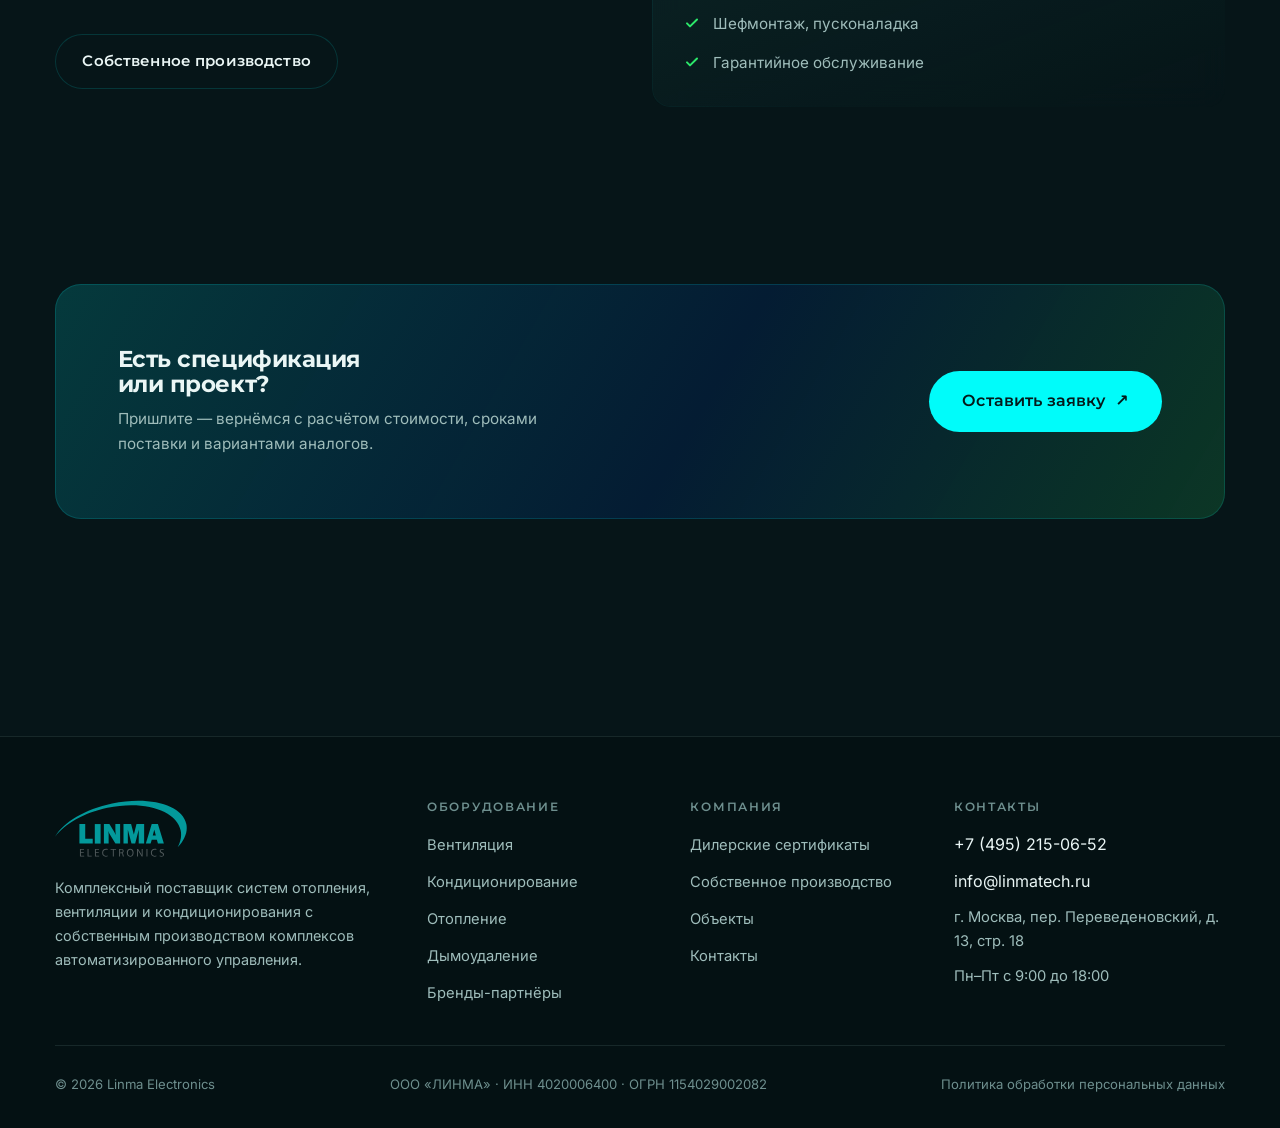
<file: equipment.html>
<!DOCTYPE html>
<html lang="ru">
<head>
<meta charset="UTF-8">
<meta name="viewport" content="width=device-width, initial-scale=1">
<title>Оборудование — Linma Electronics</title>
<meta name="description" content="Поставка оборудования систем ОВиК: отопление, вентиляция, кондиционирование, противодымная вентиляция. От отдельной позиции проекта до всего объёма, необходимого на объекте. Поставка по всей России, гарантийные обязательства.">
<meta property="og:type" content="website">
<meta property="og:title" content="Оборудование — Linma Electronics">
<meta property="og:description" content="Оборудование систем ОВиК: отопление, вентиляция, кондиционирование, противодымная вентиляция. От отдельной позиции проекта до всего объёма, необходимого на объекте.">
<meta property="og:locale" content="ru_RU">
<link rel="canonical" href="https://linmatech.ru/equipment.html">
<meta name="robots" content="index, follow, noimageindex, max-snippet:-1">
<meta name="theme-color" content="#061518">
<meta property="og:url" content="https://linmatech.ru/equipment.html">
<meta property="og:site_name" content="Linma Electronics">
<meta name="twitter:card" content="summary">
<meta name="twitter:title" content="Оборудование — Linma Electronics">
<meta name="twitter:description" content="Оборудование систем ОВиК: отопление, вентиляция, кондиционирование, противодымная вентиляция. От отдельной позиции проекта до всего объёма, необходимого на объекте.">
<link rel="icon" href="assets/img/linma-logo.svg" type="image/svg+xml">
<link rel="icon" href="assets/img/favicon-32x32.png" sizes="32x32" type="image/png">
<link rel="apple-touch-icon" href="assets/img/favicon-180x180.png">
<!-- Шрифты лежат на самом сайте: при загрузке со сторонних серверов
     страница успевала отрисоваться системным шрифтом и меню прыгало
     на 67px, когда фирменный доезжал. -->
<link rel="stylesheet" href="assets/css/fonts.css">
<link rel="stylesheet" href="assets/css/main.css">
</head>
<body data-page="equipment">

<a class="skip-link" href="#main">К основному содержимому</a>

<header class="site-header">
  <div class="container header-inner">
    <a class="logo" href="index.html" aria-label="Linma Electronics — на главную">
      <img src="assets/img/linma-logo.svg" alt="Linma Electronics" width="118" height="51">
    </a>

    <nav class="nav" id="nav" aria-label="Основная навигация">
      <ul class="nav-list">
        <li class="nav-item nav-item--has-menu" data-nav="equipment ventilation conditioning heating smoke">
          <a class="nav-link" href="equipment.html">Оборудование</a>
          <div class="submenu">
            <a href="ventilation.html"><span class="num">01</span> Вентиляция</a>
            <a href="conditioning.html"><span class="num">02</span> Кондиционирование</a>
            <a href="heating.html"><span class="num">03</span> Отопление</a>
            <a href="smoke.html"><span class="num">04</span> Дымоудаление</a>
          </div>
        </li>
        <li class="nav-item nav-item--has-menu" data-nav="brands certificates">
          <a class="nav-link" href="brands.html">Бренды</a>
          <div class="submenu">
            <a href="brands.html">Бренды-партнёры</a>
            <a href="certificates.html">Дилерские сертификаты</a>
          </div>
        </li>
        <li class="nav-item" data-nav="production"><a class="nav-link" href="production.html">Производство</a></li>
        <li class="nav-item" data-nav="projects"><a class="nav-link" href="projects.html">Объекты</a></li>
        <li class="nav-item" data-nav="contacts"><a class="nav-link" href="contacts.html">Контакты</a></li>
      </ul>
      <div class="nav-mobile-cta">
        <a class="btn btn--block" href="contacts.html#request">Оставить заявку</a>
        <span class="nav-mobile-phone">+7 (495) 215-06-52</span>
      </div>
    </nav>

    <div class="header-actions">
      <span class="header-phone">
        <span>+7 (495) 215-06-52</span>
        <small>пн–пт с&nbsp;9:00 до&nbsp;18:00</small>
      </span>
      <a class="btn" href="contacts.html#request">Оставить заявку</a>
      <button class="burger" type="button" aria-label="Открыть меню" aria-expanded="false" aria-controls="nav">
        <span></span><span></span><span></span>
      </button>
    </div>
  </div>
</header>

<main id="main">

  <section class="page-hero">
    <div class="container">
      <nav class="breadcrumbs" aria-label="Хлебные крошки">
        <ol>
          <li><a href="index.html">Главная</a></li>
          <li>Оборудование</li>
        </ol>
      </nav>

      <p class="eyebrow" data-reveal>Отопление · Вентиляция · Кондиционирование</p>
      <h1 data-reveal="60">Оборудование систем ОВиК</h1>
      <p class="lead" data-reveal="120">
        Закрываем потребность заказчика в оборудовании ОВиК — от отдельной позиции
        проекта до всего объёма, необходимого на объекте. Работаем с крупными
        и локальными производителями. Подберём аналог, если оборудование снято
        с производства или не может быть поставлено в установленные сроки.
      </p>
    </div>
  </section>

  <section class="section section--tight">
    <div class="container">
      <div class="grid grid--4 grid--subrows">

        <a class="card group-card" href="ventilation.html" data-reveal>
          <div class="group-card-top">
            <span class="num">01</span>
            <span class="dot" aria-hidden="true"></span>
          </div>
          <h3>Вентиляция</h3>
          <ul class="nomen">
            <li>Прямоугольные канальные установки</li>
            <li>Круглые канальные установки</li>
            <li>Каркасно-панельные установки специального исполнения</li>
          </ul>
          <p class="nomen-more">и многое другое</p>
          <span class="link-arrow">Перейти в раздел <svg width="14" height="14" viewBox="0 0 14 14" fill="none" aria-hidden="true"><path d="M2 12L12 2M12 2H4.5M12 2v7.5" stroke="currentColor" stroke-width="1.6" stroke-linecap="round" stroke-linejoin="round"/></svg></span>
        </a>

        <a class="card group-card" href="conditioning.html" data-reveal="80">
          <div class="group-card-top">
            <span class="num">02</span>
            <span class="dot" aria-hidden="true"></span>
          </div>
          <h3>Кондиционирование</h3>
          <ul class="nomen">
            <li>Мульти-сплит системы</li>
            <li>Прецизионное кондиционирование</li>
            <li>Промышленные сплит-системы</li>
          </ul>
          <p class="nomen-more">и многое другое</p>
          <span class="link-arrow">Перейти в раздел <svg width="14" height="14" viewBox="0 0 14 14" fill="none" aria-hidden="true"><path d="M2 12L12 2M12 2H4.5M12 2v7.5" stroke="currentColor" stroke-width="1.6" stroke-linecap="round" stroke-linejoin="round"/></svg></span>
        </a>

        <a class="card group-card" href="heating.html" data-reveal="160">
          <div class="group-card-top">
            <span class="num">03</span>
            <span class="dot" aria-hidden="true"></span>
          </div>
          <h3>Отопление</h3>
          <ul class="nomen">
            <li>Конвекторы</li>
            <li>Воздушно-тепловые завесы</li>
            <li>Радиаторы</li>
          </ul>
          <p class="nomen-more">и многое другое</p>
          <span class="link-arrow">Перейти в раздел <svg width="14" height="14" viewBox="0 0 14 14" fill="none" aria-hidden="true"><path d="M2 12L12 2M12 2H4.5M12 2v7.5" stroke="currentColor" stroke-width="1.6" stroke-linecap="round" stroke-linejoin="round"/></svg></span>
        </a>

        <a class="card group-card" href="smoke.html" data-reveal="240">
          <div class="group-card-top">
            <span class="num">04</span>
            <span class="dot" aria-hidden="true"></span>
          </div>
          <h3>Дымоудаление</h3>
          <ul class="nomen">
            <li>Осевые системы дымоудаления</li>
            <li>Крышные системы дымоудаления</li>
            <li>Противопожарные клапаны</li>
          </ul>
          <p class="nomen-more">и многое другое</p>
          <span class="link-arrow">Перейти в раздел <svg width="14" height="14" viewBox="0 0 14 14" fill="none" aria-hidden="true"><path d="M2 12L12 2M12 2H4.5M12 2v7.5" stroke="currentColor" stroke-width="1.6" stroke-linecap="round" stroke-linejoin="round"/></svg></span>
        </a>

      </div>
    </div>
  </section>

  <section class="section section--tight">
    <div class="container">
      <div class="grid grid--2" style="align-items:start;">
        <div data-reveal>
          <p class="eyebrow">Собственное производство</p>
          <h2 style="font-size:var(--fs-h2);">Автоматика и диспетчеризация</h2>
          <p class="text-muted">
            Оборудование для автоматизации работы систем отопления, вентиляции и кондиционирования
            мы изготавливаем на собственном производстве. К выпускаемой продукции относятся
            контроллеры, сенсорные панели, датчики, шкафы управления и узлы регулирования.
            Это позволяет нам осуществлять комплексную поставку инженерных систем вместе
            с необходимой автоматикой.
          </p>
          <div class="mt-md">
            <a class="btn btn--ghost" href="production.html">Собственное производство</a>
          </div>
        </div>

        <div class="card" data-reveal="120">
          <h3 style="font-size:var(--fs-h3);">Что входит в поставку оборудования?</h3>
          <ul class="check-list mt-sm">
            <li><svg width="16" height="16" viewBox="0 0 16 16" fill="none" aria-hidden="true"><path d="m3 8.4 3 3L13 4.5" stroke="currentColor" stroke-width="2" stroke-linecap="round" stroke-linejoin="round"/></svg><span>Подбор оборудования в соответствии с требованиями заказчика</span></li>
            <li><svg width="16" height="16" viewBox="0 0 16 16" fill="none" aria-hidden="true"><path d="m3 8.4 3 3L13 4.5" stroke="currentColor" stroke-width="2" stroke-linecap="round" stroke-linejoin="round"/></svg><span>Выбор оптимального технического решения на объекте, его согласование с проектировщиком и заказчиком</span></li>
            <li><svg width="16" height="16" viewBox="0 0 16 16" fill="none" aria-hidden="true"><path d="m3 8.4 3 3L13 4.5" stroke="currentColor" stroke-width="2" stroke-linecap="round" stroke-linejoin="round"/></svg><span>Предоставление всех необходимых документов: сертификатов, паспортов, инструкций по эксплуатации и так далее</span></li>
            <li><svg width="16" height="16" viewBox="0 0 16 16" fill="none" aria-hidden="true"><path d="m3 8.4 3 3L13 4.5" stroke="currentColor" stroke-width="2" stroke-linecap="round" stroke-linejoin="round"/></svg><span>Доставка на объект в любой регион РФ</span></li>
            <li><svg width="16" height="16" viewBox="0 0 16 16" fill="none" aria-hidden="true"><path d="m3 8.4 3 3L13 4.5" stroke="currentColor" stroke-width="2" stroke-linecap="round" stroke-linejoin="round"/></svg><span>Шефмонтаж, пусконаладка</span></li>
            <li><svg width="16" height="16" viewBox="0 0 16 16" fill="none" aria-hidden="true"><path d="m3 8.4 3 3L13 4.5" stroke="currentColor" stroke-width="2" stroke-linecap="round" stroke-linejoin="round"/></svg><span>Гарантийное обслуживание</span></li>
          </ul>
        </div>
      </div>
    </div>
  </section>

  <section class="section">
    <div class="container">
      <div class="cta-band" data-reveal>
        <div class="inner">
          <div>
            <h2>Есть спецификация или проект?</h2>
            <p>Пришлите — вернёмся с расчётом стоимости, сроками поставки и вариантами аналогов.</p>
          </div>
          <a class="btn btn--lg" href="contacts.html#request">Оставить заявку <span class="arrow">↗</span></a>
        </div>
      </div>
    </div>
  </section>

</main>

<footer class="site-footer">
  <div class="container">
    <div class="footer-grid">
      <div class="footer-brand">
        <img src="assets/img/linma-logo.svg" alt="Linma Electronics" width="132" height="57">
        <p>Комплексный поставщик систем отопления, вентиляции и кондиционирования с собственным производством комплексов автоматизированного управления.</p>
      </div>

      <div class="footer-col">
        <h4>Оборудование</h4>
        <ul>
          <li><a href="ventilation.html">Вентиляция</a></li>
          <li><a href="conditioning.html">Кондиционирование</a></li>
          <li><a href="heating.html">Отопление</a></li>
          <li><a href="smoke.html">Дымоудаление</a></li>
          <li><a href="brands.html">Бренды-партнёры</a></li>
        </ul>
      </div>

      <div class="footer-col">
        <h4>Компания</h4>
        <ul>
          <li><a href="certificates.html">Дилерские сертификаты</a></li>
          <li><a href="production.html">Собственное производство</a></li>
          <li><a href="projects.html">Объекты</a></li>
          <li><a href="contacts.html">Контакты</a></li>
        </ul>
      </div>

      <div class="footer-col">
        <h4>Контакты</h4>
        <ul>
          <li><span>+7 (495) 215-06-52</span></li>
          <li><span>info@linmatech.ru</span></li>
          <li class="text-muted" style="font-size:.92rem;">г. Москва, пер. Переведеновский, д. 13, стр. 18</li>
          <li class="text-muted" style="font-size:.92rem;">Пн–Пт с&nbsp;9:00 до&nbsp;18:00</li>
        </ul>
      </div>
    </div>

    <div class="footer-bottom">
      <span>© <span data-year>2026</span> Linma Electronics</span>
      <span>ООО «ЛИНМА» · ИНН 4020006400 · ОГРН 1154029002082</span>
      <a href="privacy.html">Политика обработки персональных данных</a>
    </div>
  </div>
</footer>

<script src="assets/js/brands.js"></script>
<script src="assets/js/main.js" defer></script>
</body>
</html>
</file>
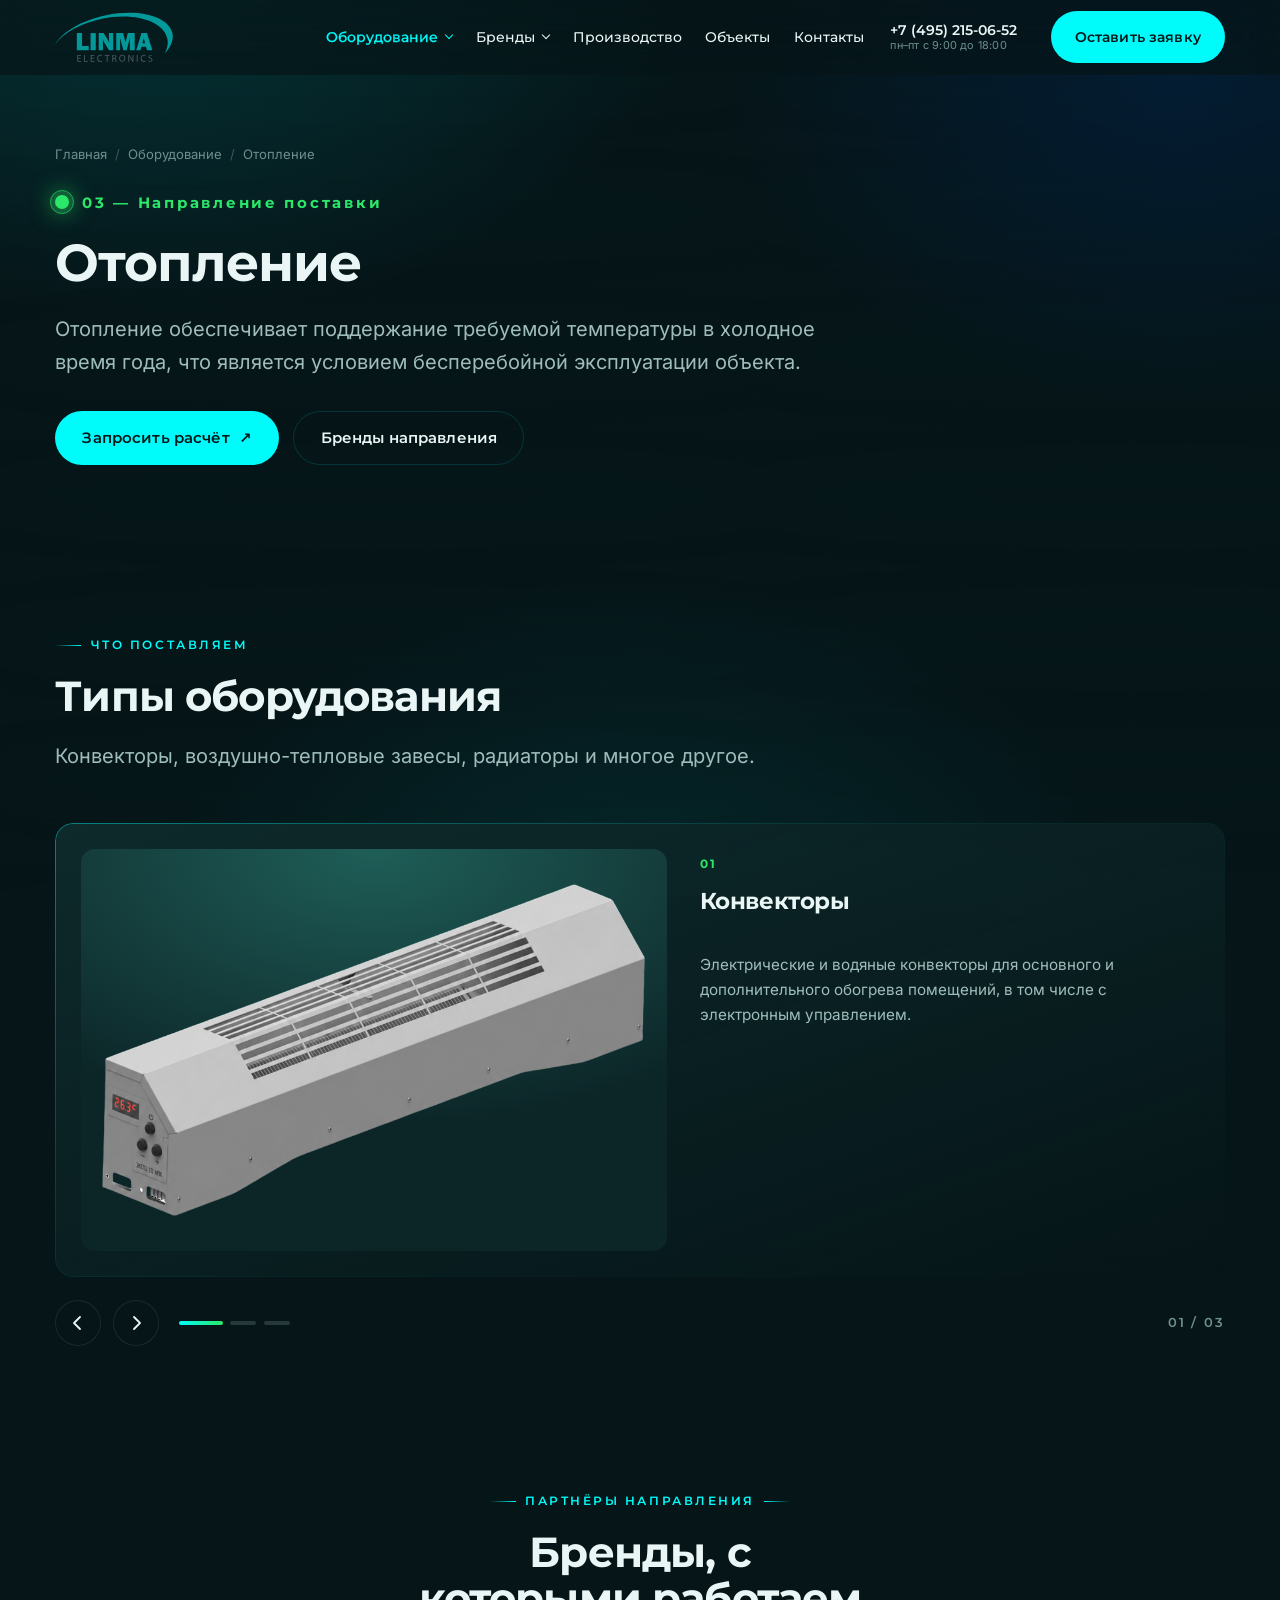
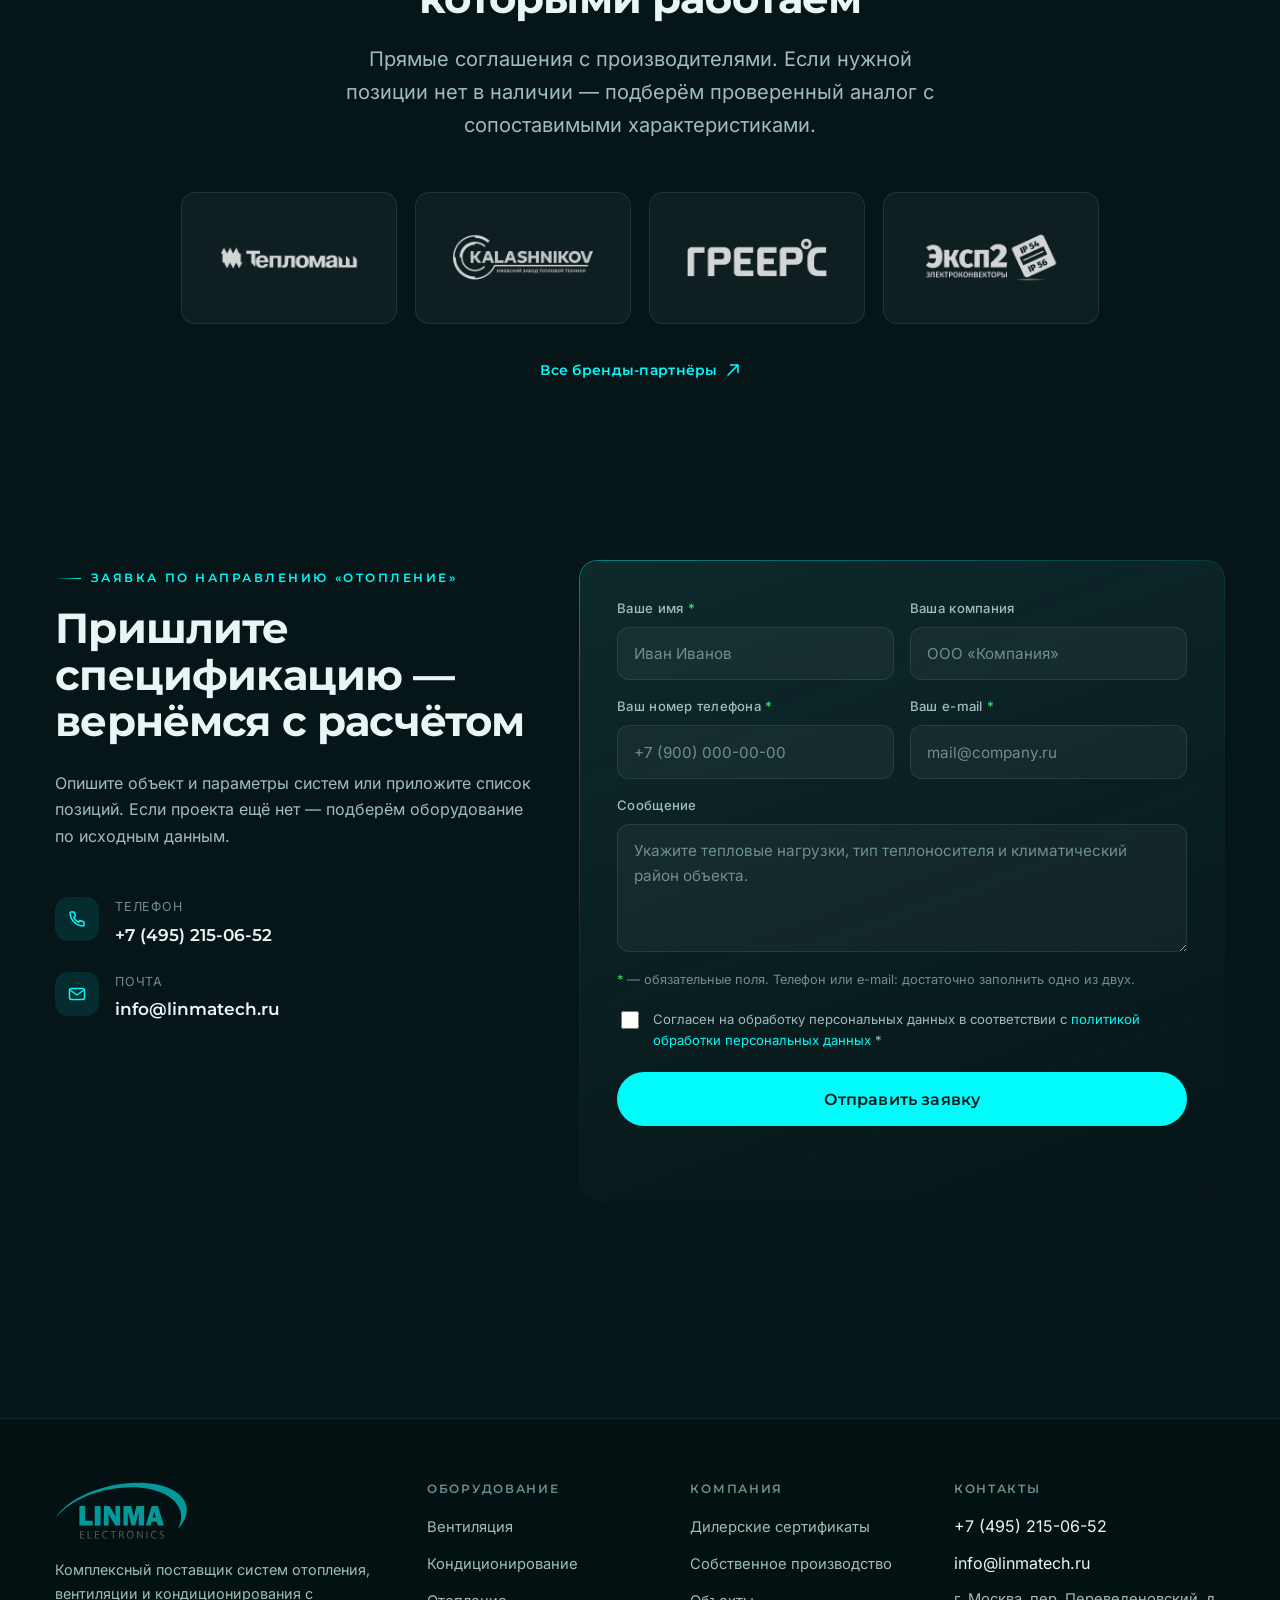
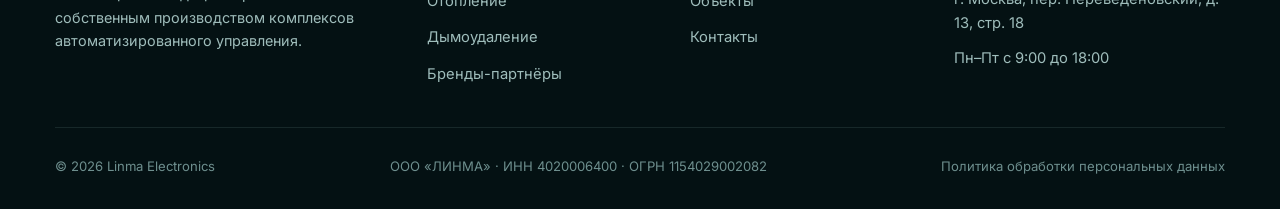
<file: heating.html>
<!DOCTYPE html>
<html lang="ru">
<head>
<meta charset="UTF-8">
<meta name="viewport" content="width=device-width, initial-scale=1">
<title>Отопление — поставка оборудования | Linma Electronics</title>
<meta name="description" content="Поставка отопительного оборудования: конвекторы, воздушно-тепловые завесы, радиаторы. Решения для эксплуатации в любых климатических условиях, поставка по всей России.">
<meta property="og:type" content="website">
<meta property="og:title" content="Отопление — Linma Electronics">
<meta property="og:description" content="Поставка отопительного оборудования: конвекторы, воздушно-тепловые завесы, радиаторы. Решения для эксплуатации в любых климатических условиях, поставка по всей России.">
<meta property="og:locale" content="ru_RU">
<link rel="canonical" href="https://linmatech.ru/heating.html">
<meta name="robots" content="index, follow, noimageindex, max-snippet:-1">
<meta name="theme-color" content="#061518">
<meta property="og:url" content="https://linmatech.ru/heating.html">
<meta property="og:site_name" content="Linma Electronics">
<meta name="twitter:card" content="summary">
<meta name="twitter:title" content="Отопление — Linma Electronics">
<meta name="twitter:description" content="Поставка отопительного оборудования: конвекторы, воздушно-тепловые завесы, радиаторы. Решения для эксплуатации в любых климатических условиях, поставка по всей России.">
<link rel="icon" href="assets/img/linma-logo.svg" type="image/svg+xml">
<link rel="icon" href="assets/img/favicon-32x32.png" sizes="32x32" type="image/png">
<link rel="apple-touch-icon" href="assets/img/favicon-180x180.png">
<!-- Шрифты лежат на самом сайте: при загрузке со сторонних серверов
     страница успевала отрисоваться системным шрифтом и меню прыгало
     на 67px, когда фирменный доезжал. -->
<link rel="stylesheet" href="assets/css/fonts.css">
<link rel="stylesheet" href="assets/css/main.css">
</head>
<body data-page="heating">

<a class="skip-link" href="#main">К основному содержимому</a>

<header class="site-header">
  <div class="container header-inner">
    <a class="logo" href="index.html" aria-label="Linma Electronics — на главную">
      <img src="assets/img/linma-logo.svg" alt="Linma Electronics" width="118" height="51">
    </a>

    <nav class="nav" id="nav" aria-label="Основная навигация">
      <ul class="nav-list">
        <li class="nav-item nav-item--has-menu" data-nav="equipment ventilation conditioning heating smoke">
          <a class="nav-link" href="equipment.html">Оборудование</a>
          <div class="submenu">
            <a href="ventilation.html"><span class="num">01</span> Вентиляция</a>
            <a href="conditioning.html"><span class="num">02</span> Кондиционирование</a>
            <a href="heating.html"><span class="num">03</span> Отопление</a>
            <a href="smoke.html"><span class="num">04</span> Дымоудаление</a>
          </div>
        </li>
        <li class="nav-item nav-item--has-menu" data-nav="brands certificates">
          <a class="nav-link" href="brands.html">Бренды</a>
          <div class="submenu">
            <a href="brands.html">Бренды-партнёры</a>
            <a href="certificates.html">Дилерские сертификаты</a>
          </div>
        </li>
        <li class="nav-item" data-nav="production"><a class="nav-link" href="production.html">Производство</a></li>
        <li class="nav-item" data-nav="projects"><a class="nav-link" href="projects.html">Объекты</a></li>
        <li class="nav-item" data-nav="contacts"><a class="nav-link" href="contacts.html">Контакты</a></li>
      </ul>
      <div class="nav-mobile-cta">
        <a class="btn btn--block" href="contacts.html#request">Оставить заявку</a>
        <span class="nav-mobile-phone">+7 (495) 215-06-52</span>
      </div>
    </nav>

    <div class="header-actions">
      <span class="header-phone">
        <span>+7 (495) 215-06-52</span>
        <small>пн–пт с&nbsp;9:00 до&nbsp;18:00</small>
      </span>
      <a class="btn" href="contacts.html#request">Оставить заявку</a>
      <button class="burger" type="button" aria-label="Открыть меню" aria-expanded="false" aria-controls="nav">
        <span></span><span></span><span></span>
      </button>
    </div>
  </div>
</header>

<main id="main">

  <section class="page-hero">
    <div class="container">
      <nav class="breadcrumbs" aria-label="Хлебные крошки">
        <ol>
          <li><a href="index.html">Главная</a></li>
          <li><a href="equipment.html">Оборудование</a></li>
          <li>Отопление</li>
        </ol>
      </nav>

      <p class="group-num" data-reveal><span class="dot" aria-hidden="true"></span> 03 — Направление поставки</p>
      <h1 data-reveal="60">Отопление</h1>
      <p class="lead" data-reveal="120">
        Отопление обеспечивает поддержание требуемой температуры в холодное время
        года, что является условием бесперебойной эксплуатации объекта.
      </p>

      <div class="hero-actions mt-md" data-reveal="180">
        <a class="btn" href="#request">Запросить расчёт <span class="arrow">↗</span></a>
        <a class="btn btn--ghost" href="brands.html">Бренды направления</a>
      </div>
    </div>
  </section>

  <section class="section section--tight">
    <div class="container">
      <div class="section-head section-head--list" data-reveal>
        <p class="eyebrow">Что поставляем</p>
        <h2>Типы оборудования</h2>
        <p>Конвекторы, воздушно-тепловые завесы, радиаторы и многое другое.</p>
      </div>

      <div class="slider" data-slider role="group" aria-roledescription="Карусель" aria-label="Типы оборудования" data-reveal>
        <div class="card slider-viewport">
          <div class="slider-track">
          <article class="slide">
            <div class="slide-media slide-media--product">
              <img src="assets/img/equipment/heat-convector.png" alt="Конвекторы" loading="lazy">
            </div>
            <div class="slide-body">
              <span class="slide-num">01</span>
              <h3>Конвекторы</h3>
              <p>Электрические и водяные конвекторы для основного и дополнительного обогрева помещений, в том числе с электронным управлением.</p>
            </div>
          </article>
          <article class="slide">
            <div class="slide-media slide-media--product">
              <img src="assets/img/equipment/heat-curtain.png" alt="Воздушно-тепловые завесы" loading="lazy">
            </div>
            <div class="slide-body">
              <span class="slide-num">02</span>
              <h3>Воздушно-тепловые завесы</h3>
              <p>Завесы для входных групп, ворот и проёмов: отсекают холодный воздух и снижают теплопотери на объектах с интенсивным потоком людей.</p>
            </div>
          </article>
          <article class="slide">
            <div class="slide-media slide-media--product">
              <img src="assets/img/equipment/heat-radiator.png" alt="Радиаторы" loading="lazy">
            </div>
            <div class="slide-body">
              <span class="slide-num">03</span>
              <h3>Радиаторы</h3>
              <p>Устанавливаются в зданиях с водяной системой отопления и обеспечивают равномерный прогрев по всей площади помещений.</p>
            </div>
          </article>
          </div>
        </div>

        <div class="slider-controls">
          <button class="slider-btn" type="button" data-slider-prev aria-label="Предыдущий тип оборудования"><svg width="18" height="18" viewBox="0 0 18 18" fill="none" aria-hidden="true"><path d="M11 3 5 9l6 6" stroke="currentColor" stroke-width="1.8" stroke-linecap="round" stroke-linejoin="round"/></svg></button>
          <button class="slider-btn" type="button" data-slider-next aria-label="Следующий тип оборудования"><svg width="18" height="18" viewBox="0 0 18 18" fill="none" aria-hidden="true"><path d="m7 3 6 6-6 6" stroke="currentColor" stroke-width="1.8" stroke-linecap="round" stroke-linejoin="round"/></svg></button>
          <div class="slider-dots" data-slider-dots></div>
          <span class="slider-counter" data-slider-counter aria-live="polite"></span>
        </div>
      </div>
    </div>
  </section>

  <section class="section section--tight" data-group-brands-section>
    <div class="container">
      <div class="section-head section-head--center" data-reveal>
        <p class="eyebrow">Партнёры направления</p>
        <h2>Бренды, с которыми работаем</h2>
        <p>Прямые соглашения с производителями. Если нужной позиции нет в наличии — подберём проверенный аналог с сопоставимыми характеристиками.</p>
      </div>

      <div class="brands-grid" data-group-brands="heating" data-reveal></div>

      <div class="mt-md" style="text-align:center;" data-reveal>
        <a class="link-arrow" href="brands.html">Все бренды-партнёры <svg width="14" height="14" viewBox="0 0 14 14" fill="none" aria-hidden="true"><path d="M2 12L12 2M12 2H4.5M12 2v7.5" stroke="currentColor" stroke-width="1.6" stroke-linecap="round" stroke-linejoin="round"/></svg></a>
      </div>
    </div>
  </section>

  <section class="section" id="request">
    <div class="container">
      <div class="form-layout">
        <div data-reveal>
          <p class="eyebrow">Заявка по направлению «Отопление»</p>
          <h2 style="font-size:var(--fs-h2);">Пришлите спецификацию — вернёмся с расчётом</h2>
          <p class="text-muted">
            Опишите объект и параметры систем или приложите список позиций.
            Если проекта ещё нет — подберём оборудование по исходным данным.
          </p>

          <div class="contact-list mt-lg">
            <span class="contact-item">
              <span class="contact-icon" aria-hidden="true">
                <svg width="20" height="20" viewBox="0 0 20 20" fill="none"><path d="M4 3h3l1.5 4L6.8 8.6a11 11 0 0 0 4.6 4.6L13 11.5l4 1.5v3a1 1 0 0 1-1.1 1A14 14 0 0 1 3 4.1 1 1 0 0 1 4 3Z" stroke="currentColor" stroke-width="1.5" stroke-linejoin="round"/></svg>
              </span>
              <span>
                <span class="label">Телефон</span>
                <span class="value">+7 (495) 215-06-52</span>
              </span>
            </span>

            <span class="contact-item">
              <span class="contact-icon" aria-hidden="true">
                <svg width="20" height="20" viewBox="0 0 20 20" fill="none"><rect x="2.5" y="4.5" width="15" height="11" rx="2" stroke="currentColor" stroke-width="1.5"/><path d="m3 6 7 5 7-5" stroke="currentColor" stroke-width="1.5" stroke-linejoin="round"/></svg>
              </span>
              <span>
                <span class="label">Почта</span>
                <span class="value">info@linmatech.ru</span>
              </span>
            </span>
          </div>
        </div>

        <form class="card form-card" data-request-form novalidate data-reveal="120">
          <div class="form-grid">
            <div class="field">
              <label for="f-name">Ваше имя <span class="req">*</span></label>
              <input type="text" id="f-name" name="name" placeholder="Иван Иванов" autocomplete="name" required>
              <span class="field-error">Укажите, как к вам обращаться</span>
            </div>

            <div class="field">
              <label for="f-company">Ваша компания</label>
              <input type="text" id="f-company" name="company" placeholder="ООО «Компания»" autocomplete="organization">
              <span class="field-error"></span>
            </div>

            <div class="field">
              <label for="f-phone">Ваш номер телефона <span class="req">*</span></label>
              <input type="tel" id="f-phone" name="phone" placeholder="+7 (900) 000-00-00" autocomplete="tel">
              <span class="field-error"></span>
            </div>

            <div class="field">
              <label for="f-email">Ваш e-mail <span class="req">*</span></label>
              <input type="email" id="f-email" name="email" placeholder="mail@company.ru" autocomplete="email">
              <span class="field-error"></span>
            </div>

            <div class="field field--full">
              <label for="f-message">Сообщение</label>
              <textarea id="f-message" name="message" placeholder="Укажите тепловые нагрузки, тип теплоносителя и климатический район объекта."></textarea>
              <span class="field-error"></span>
            </div>
          </div>

          <p class="hp-field" aria-hidden="true">
            <label for="f-website">Не заполняйте это поле</label>
            <input type="text" id="f-website" name="website" tabindex="-1" autocomplete="off">
          </p>

          <input type="hidden" name="topic" value="Отопление">

          <!-- Пояснение к звёздочкам: телефон и e-mail помечены оба, но достаточно
               одного из двух — так это и проверяется при отправке. -->
          <p class="form-note"><span class="req">*</span> — обязательные поля. Телефон или e-mail: достаточно заполнить одно из двух.</p>

          <label class="consent">
            <input type="checkbox" name="consent" value="1" required>
            <span>Согласен на обработку персональных данных в соответствии с <a href="privacy.html">политикой обработки персональных данных</a> <span class="req">*</span></span>
          </label>

          <button class="btn btn--lg btn--block" type="submit">Отправить заявку</button>
          <p class="form-status" role="status" aria-live="polite"></p>
        </form>
      </div>
    </div>
  </section>

</main>

<footer class="site-footer">
  <div class="container">
    <div class="footer-grid">
      <div class="footer-brand">
        <img src="assets/img/linma-logo.svg" alt="Linma Electronics" width="132" height="57">
        <p>Комплексный поставщик систем отопления, вентиляции и кондиционирования с собственным производством комплексов автоматизированного управления.</p>
      </div>

      <div class="footer-col">
        <h4>Оборудование</h4>
        <ul>
          <li><a href="ventilation.html">Вентиляция</a></li>
          <li><a href="conditioning.html">Кондиционирование</a></li>
          <li><a href="heating.html">Отопление</a></li>
          <li><a href="smoke.html">Дымоудаление</a></li>
          <li><a href="brands.html">Бренды-партнёры</a></li>
        </ul>
      </div>

      <div class="footer-col">
        <h4>Компания</h4>
        <ul>
          <li><a href="certificates.html">Дилерские сертификаты</a></li>
          <li><a href="production.html">Собственное производство</a></li>
          <li><a href="projects.html">Объекты</a></li>
          <li><a href="contacts.html">Контакты</a></li>
        </ul>
      </div>

      <div class="footer-col">
        <h4>Контакты</h4>
        <ul>
          <li><span>+7 (495) 215-06-52</span></li>
          <li><span>info@linmatech.ru</span></li>
          <li class="text-muted" style="font-size:.92rem;">г. Москва, пер. Переведеновский, д. 13, стр. 18</li>
          <li class="text-muted" style="font-size:.92rem;">Пн–Пт с&nbsp;9:00 до&nbsp;18:00</li>
        </ul>
      </div>
    </div>

    <div class="footer-bottom">
      <span>© <span data-year>2026</span> Linma Electronics</span>
      <span>ООО «ЛИНМА» · ИНН 4020006400 · ОГРН 1154029002082</span>
      <a href="privacy.html">Политика обработки персональных данных</a>
    </div>
  </div>
</footer>

<script src="assets/js/brands.js"></script>
<script src="assets/js/main.js" defer></script>
</body>
</html>
</file>
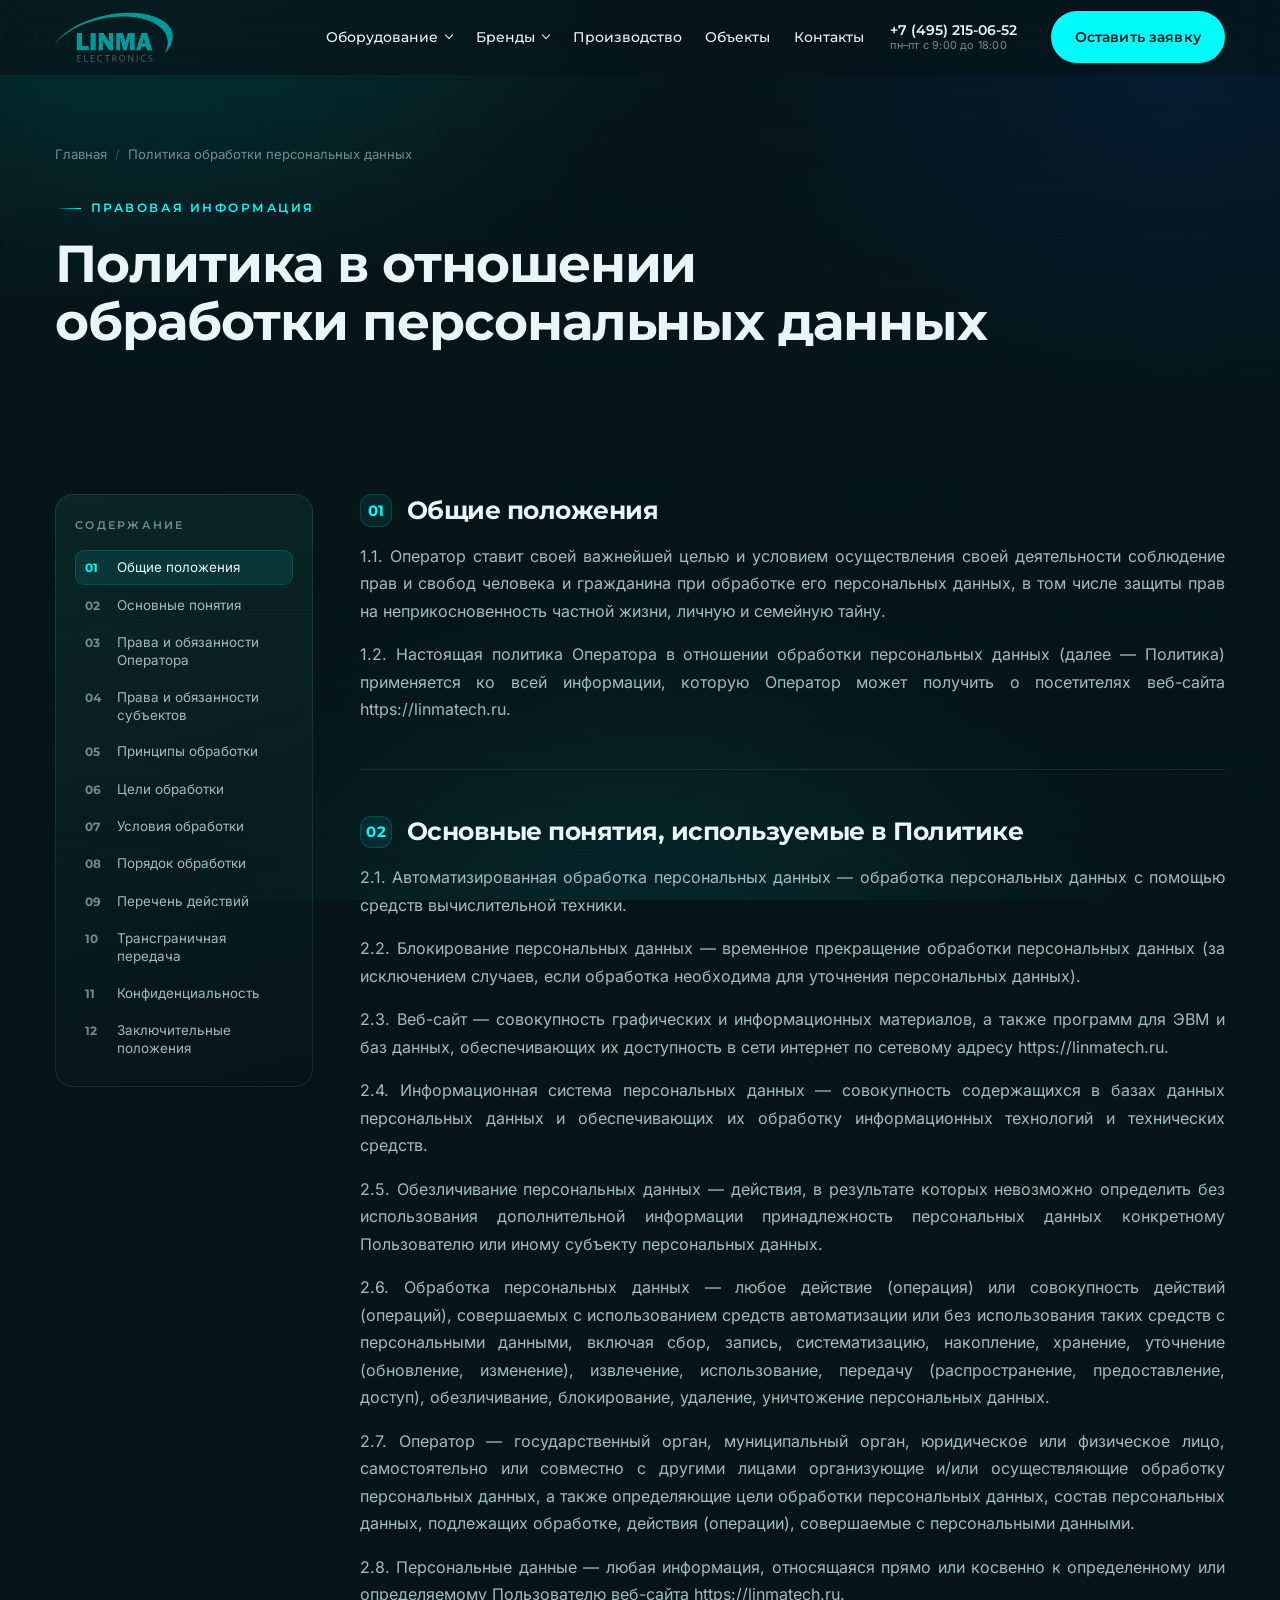
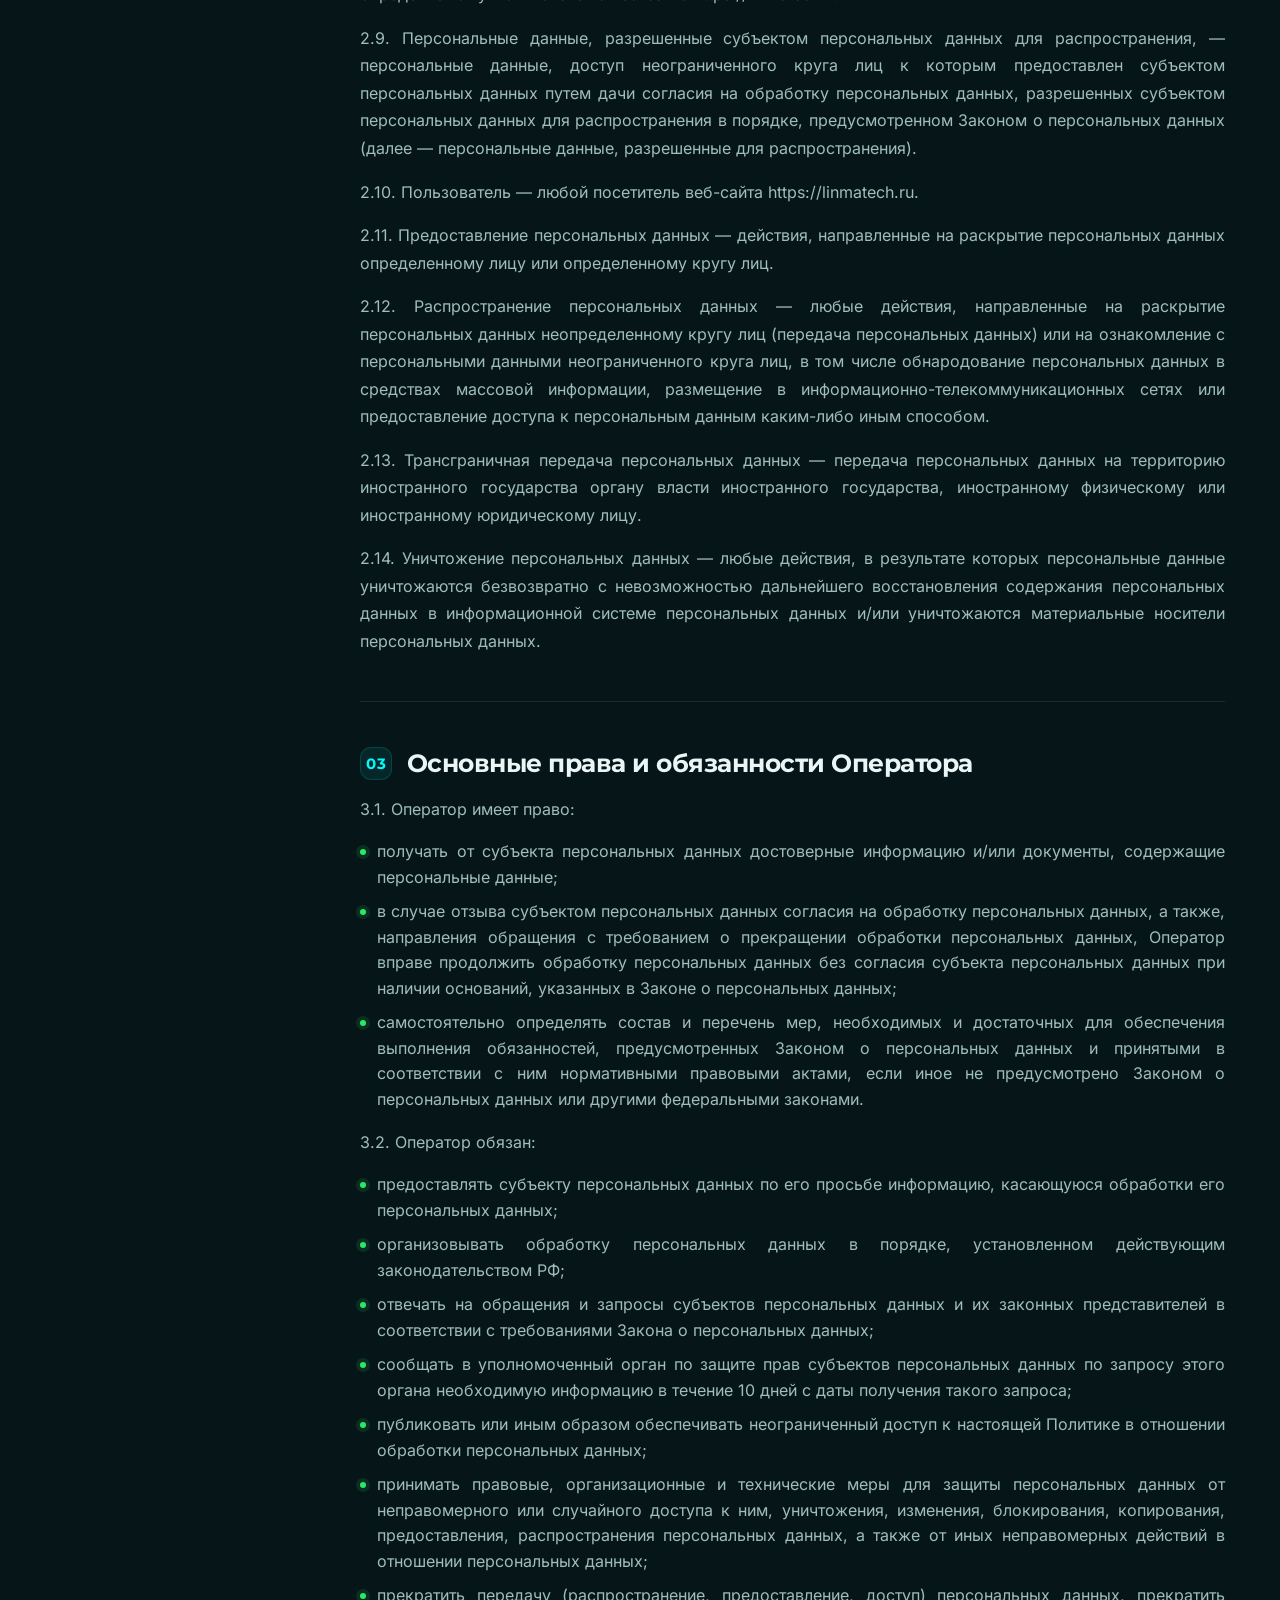
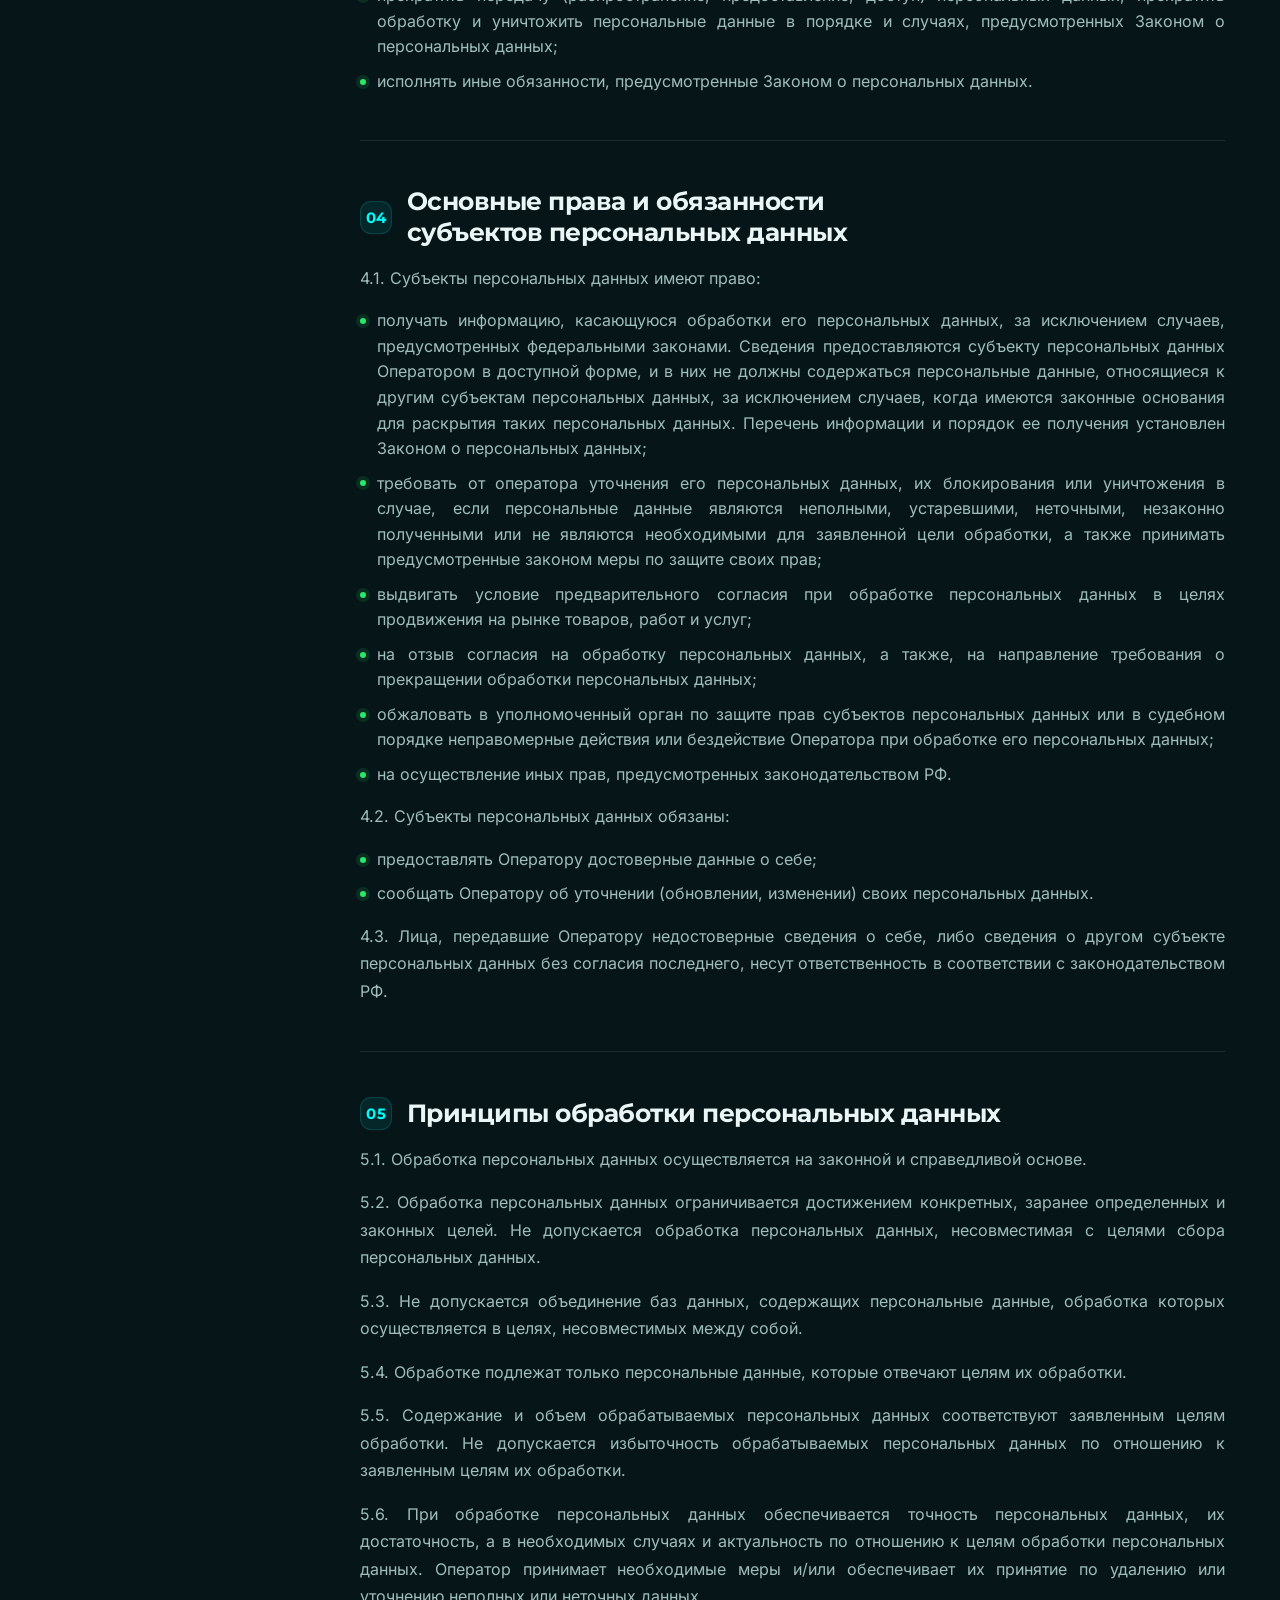
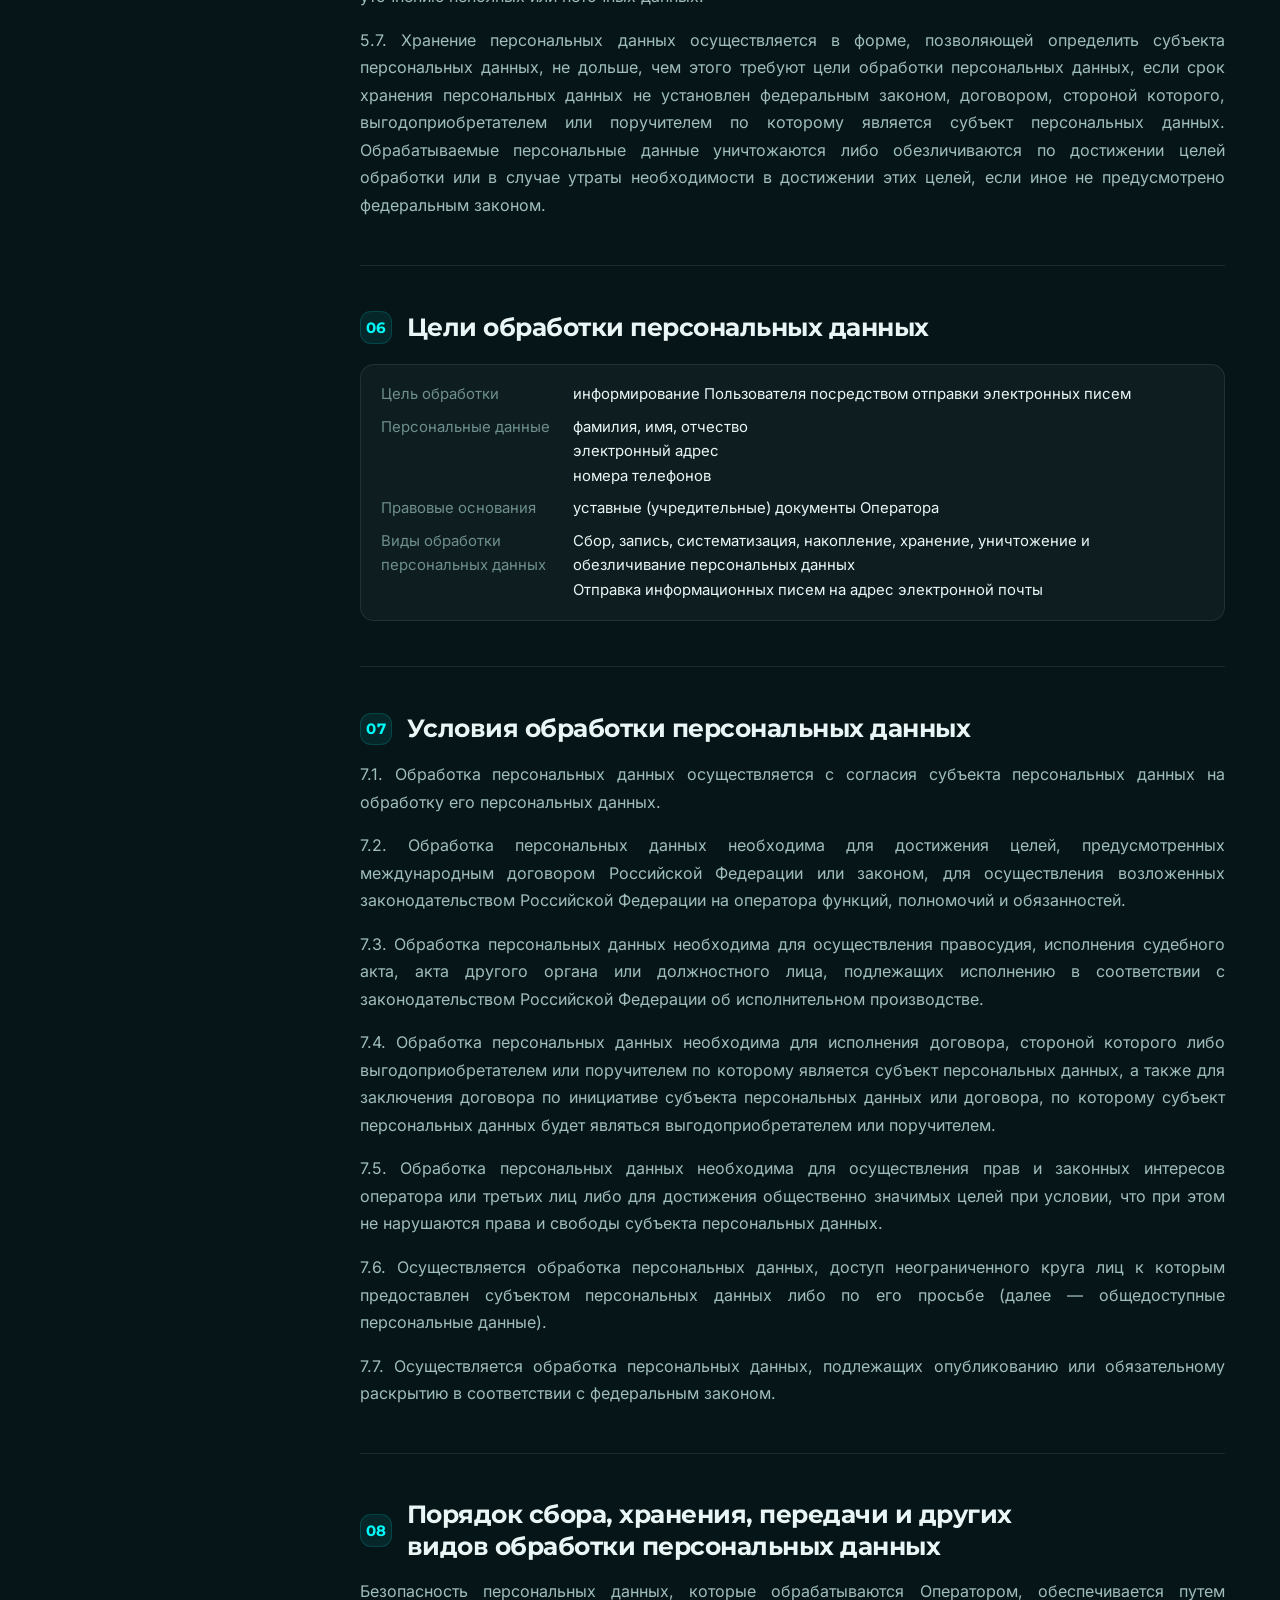
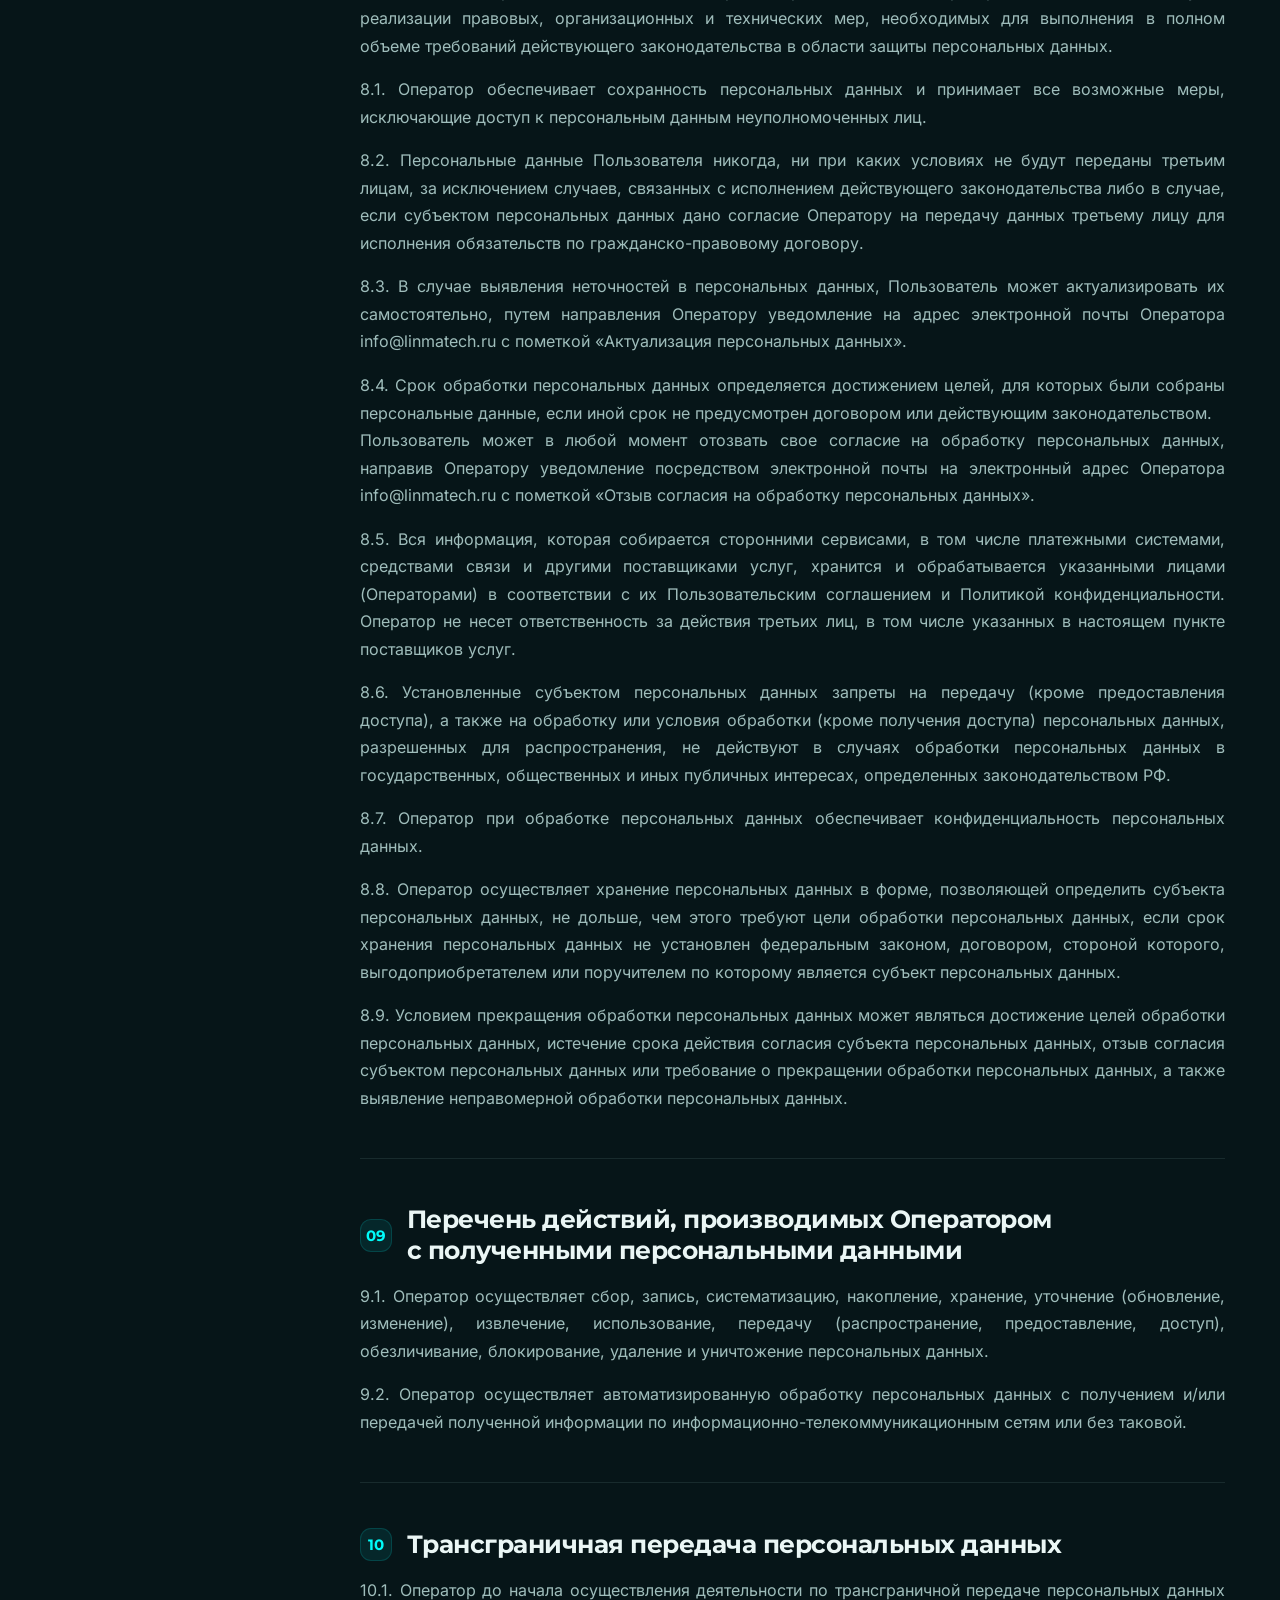
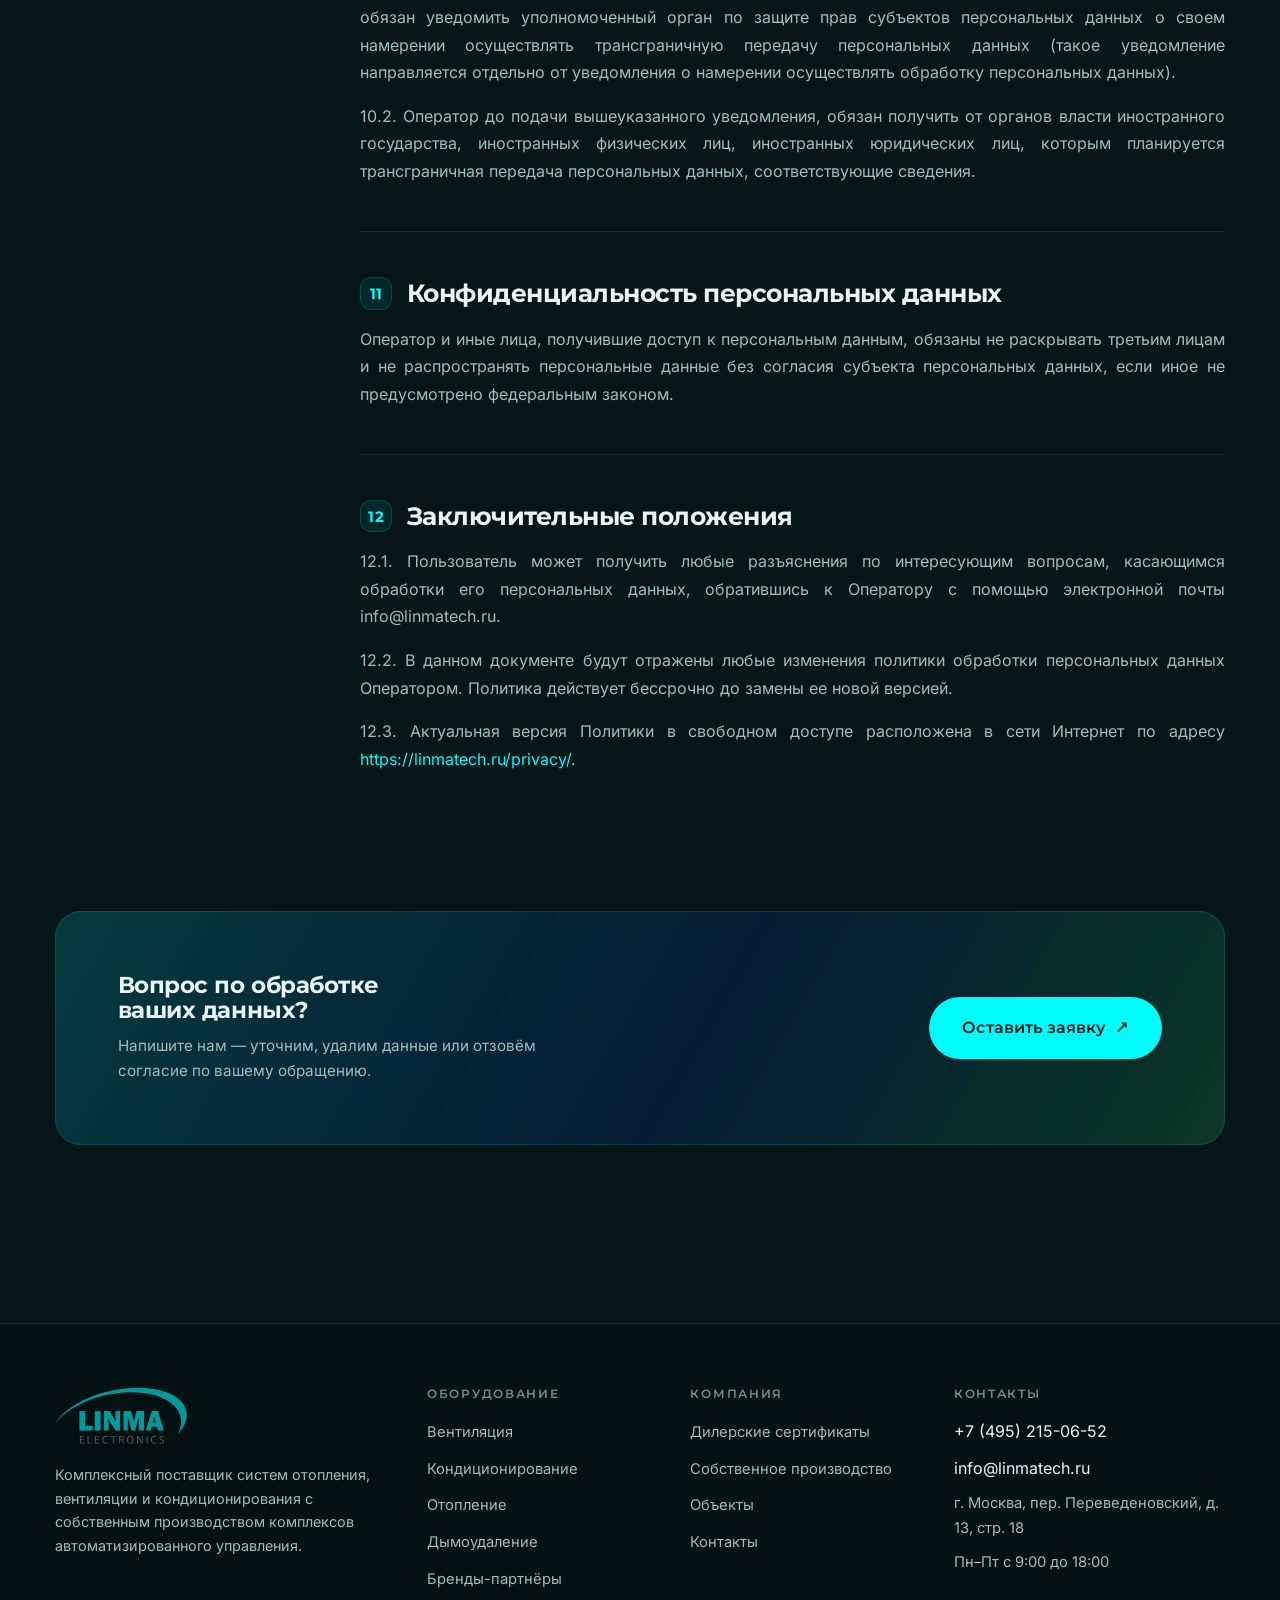
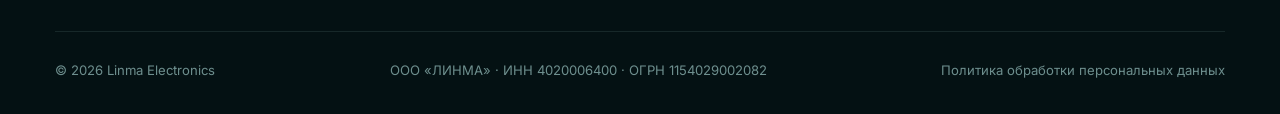
<file: privacy.html>
<!DOCTYPE html>
<html lang="ru">
<head>
<meta charset="UTF-8">
<meta name="viewport" content="width=device-width, initial-scale=1">
<title>Политика обработки персональных данных — Linma Electronics</title>
<meta name="description" content="Политика обработки персональных данных сайта linmatech.ru: какие данные собираются через формы, цели обработки, сроки хранения и права пользователя.">
<meta property="og:type" content="website">
<meta property="og:title" content="Политика обработки персональных данных — Linma Electronics">
<meta property="og:description" content="Политика обработки персональных данных сайта linmatech.ru: какие данные собираются через формы, цели обработки, сроки хранения и права пользователя.">
<meta property="og:locale" content="ru_RU">
<link rel="canonical" href="https://linmatech.ru/privacy.html">
<meta name="robots" content="index, follow, noimageindex, max-snippet:-1">
<meta name="theme-color" content="#061518">
<meta property="og:url" content="https://linmatech.ru/privacy.html">
<meta property="og:site_name" content="Linma Electronics">
<meta name="twitter:card" content="summary">
<meta name="twitter:title" content="Политика обработки персональных данных — Linma Electronics">
<meta name="twitter:description" content="Политика обработки персональных данных сайта linmatech.ru: какие данные собираются через формы, цели обработки, сроки хранения и права пользователя.">
<link rel="icon" href="assets/img/linma-logo.svg" type="image/svg+xml">
<link rel="icon" href="assets/img/favicon-32x32.png" sizes="32x32" type="image/png">
<link rel="apple-touch-icon" href="assets/img/favicon-180x180.png">
<!-- Шрифты лежат на самом сайте: при загрузке со сторонних серверов
     страница успевала отрисоваться системным шрифтом и меню прыгало
     на 67px, когда фирменный доезжал. -->
<link rel="stylesheet" href="assets/css/fonts.css">
<link rel="stylesheet" href="assets/css/main.css">
</head>
<body data-page="privacy">

<a class="skip-link" href="#main">К основному содержимому</a>

<header class="site-header">
  <div class="container header-inner">
    <a class="logo" href="index.html" aria-label="Linma Electronics — на главную">
      <img src="assets/img/linma-logo.svg" alt="Linma Electronics" width="118" height="51">
    </a>

    <nav class="nav" id="nav" aria-label="Основная навигация">
      <ul class="nav-list">
        <li class="nav-item nav-item--has-menu" data-nav="equipment ventilation conditioning heating smoke">
          <a class="nav-link" href="equipment.html">Оборудование</a>
          <div class="submenu">
            <a href="ventilation.html"><span class="num">01</span> Вентиляция</a>
            <a href="conditioning.html"><span class="num">02</span> Кондиционирование</a>
            <a href="heating.html"><span class="num">03</span> Отопление</a>
            <a href="smoke.html"><span class="num">04</span> Дымоудаление</a>
          </div>
        </li>
        <li class="nav-item nav-item--has-menu" data-nav="brands certificates">
          <a class="nav-link" href="brands.html">Бренды</a>
          <div class="submenu">
            <a href="brands.html">Бренды-партнёры</a>
            <a href="certificates.html">Дилерские сертификаты</a>
          </div>
        </li>
        <li class="nav-item" data-nav="production"><a class="nav-link" href="production.html">Производство</a></li>
        <li class="nav-item" data-nav="projects"><a class="nav-link" href="projects.html">Объекты</a></li>
        <li class="nav-item" data-nav="contacts"><a class="nav-link" href="contacts.html">Контакты</a></li>
      </ul>
      <div class="nav-mobile-cta">
        <a class="btn btn--block" href="contacts.html#request">Оставить заявку</a>
        <span class="nav-mobile-phone">+7 (495) 215-06-52</span>
      </div>
    </nav>

    <div class="header-actions">
      <span class="header-phone">
        <span>+7 (495) 215-06-52</span>
        <small>пн–пт с&nbsp;9:00 до&nbsp;18:00</small>
      </span>
      <a class="btn" href="contacts.html#request">Оставить заявку</a>
      <button class="burger" type="button" aria-label="Открыть меню" aria-expanded="false" aria-controls="nav">
        <span></span><span></span><span></span>
      </button>
    </div>
  </div>
</header>

<main id="main">
  <section class="page-hero">
    <div class="container">
      <nav class="breadcrumbs" aria-label="Хлебные крошки">
        <ol>
          <li><a href="index.html">Главная</a></li>
          <li>Политика обработки персональных данных</li>
        </ol>
      </nav>

      <p class="eyebrow" data-reveal>Правовая информация</p>
      <h1 data-reveal="60">Политика в отношении обработки персональных данных</h1>
    </div>
  </section>

  <section class="section section--tight">
    <div class="container">
      <div class="legal-layout">

        <!-- Оглавление. Активный пункт подсвечивает main.js по мере прокрутки.
             Пункты повторяют разделы утверждённой политики — при правке текста
             ниже не забыть поправить и этот список. -->
        <nav class="legal-toc" data-legal-toc aria-label="Содержание документа" data-reveal>
          <p class="legal-toc__title">Содержание</p>
          <ol>
            <li><a href="#p1"><span class="n">01</span><span>Общие положения</span></a></li>
            <li><a href="#p2"><span class="n">02</span><span>Основные понятия</span></a></li>
            <li><a href="#p3"><span class="n">03</span><span>Права и обязанности Оператора</span></a></li>
            <li><a href="#p4"><span class="n">04</span><span>Права и обязанности субъектов</span></a></li>
            <li><a href="#p5"><span class="n">05</span><span>Принципы обработки</span></a></li>
            <li><a href="#p6"><span class="n">06</span><span>Цели обработки</span></a></li>
            <li><a href="#p7"><span class="n">07</span><span>Условия обработки</span></a></li>
            <li><a href="#p8"><span class="n">08</span><span>Порядок обработки</span></a></li>
            <li><a href="#p9"><span class="n">09</span><span>Перечень действий</span></a></li>
            <li><a href="#p10"><span class="n">10</span><span>Трансграничная передача</span></a></li>
            <li><a href="#p11"><span class="n">11</span><span>Конфиденциальность</span></a></li>
            <li><a href="#p12"><span class="n">12</span><span>Заключительные положения</span></a></li>
          </ol>
        </nav>

        <div>
          <!-- Текст политики перенесён дословно с linmatech.ru/policy — это
               редакция, согласованная юристами компании. Правки по существу
               вносить только по согласованию с ними.

               Единственное отступление в тексте: в пункте 12.3 адрес самой
               политики изменён с /policy на /privacy/ — по этому адресу
               страница будет доступна после переезда. Оставить прежний
               значило бы, что документ ссылается сам на себя неверно. -->

          <div class="legal-doc">

            <!-- Вводный абзац политики («Настоящая политика … предпринимаемые
                 ООО «Линма» (далее — Оператор)») снят по решению заказчика.
                 В исходнике на linmatech.ru/policy он есть — если понадобится
                 вернуть, восстанавливать из него. -->

            <section class="legal-section" id="p1" data-reveal="80">
              <h2><span class="num" aria-hidden="true">01</span> Общие положения</h2>
              <p>1.1. Оператор ставит своей важнейшей целью и условием осуществления своей деятельности соблюдение прав и свобод человека и гражданина при обработке его персональных данных, в том числе защиты прав на неприкосновенность частной жизни, личную и семейную тайну.</p>
              <p>1.2. Настоящая политика Оператора в отношении обработки персональных данных (далее — Политика) применяется ко всей информации, которую Оператор может получить о посетителях веб-сайта https://linmatech.ru.</p>
            </section>

            <section class="legal-section" id="p2" data-reveal="80">
              <h2><span class="num" aria-hidden="true">02</span> Основные понятия, используемые в Политике</h2>
              <p>2.1. Автоматизированная обработка персональных данных — обработка персональных данных с помощью средств вычислительной техники.</p>
              <p>2.2. Блокирование персональных данных — временное прекращение обработки персональных данных (за исключением случаев, если обработка необходима для уточнения персональных данных).</p>
              <p>2.3. Веб-сайт — совокупность графических и информационных материалов, а также программ для ЭВМ и баз данных, обеспечивающих их доступность в сети интернет по сетевому адресу https://linmatech.ru.</p>
              <p>2.4. Информационная система персональных данных — совокупность содержащихся в базах данных персональных данных и обеспечивающих их обработку информационных технологий и технических средств.</p>
              <p>2.5. Обезличивание персональных данных — действия, в результате которых невозможно определить без использования дополнительной информации принадлежность персональных данных конкретному Пользователю или иному субъекту персональных данных.</p>
              <p>2.6. Обработка персональных данных — любое действие (операция) или совокупность действий (операций), совершаемых с использованием средств автоматизации или без использования таких средств с персональными данными, включая сбор, запись, систематизацию, накопление, хранение, уточнение (обновление, изменение), извлечение, использование, передачу (распространение, предоставление, доступ), обезличивание, блокирование, удаление, уничтожение персональных данных.</p>
              <p>2.7. Оператор — государственный орган, муниципальный орган, юридическое или физическое лицо, самостоятельно или совместно с другими лицами организующие и/или осуществляющие обработку персональных данных, а также определяющие цели обработки персональных данных, состав персональных данных, подлежащих обработке, действия (операции), совершаемые с персональными данными.</p>
              <p>2.8. Персональные данные — любая информация, относящаяся прямо или косвенно к определенному или определяемому Пользователю веб-сайта https://linmatech.ru.</p>
              <p>2.9. Персональные данные, разрешенные субъектом персональных данных для распространения, — персональные данные, доступ неограниченного круга лиц к которым предоставлен субъектом персональных данных путем дачи согласия на обработку персональных данных, разрешенных субъектом персональных данных для распространения в порядке, предусмотренном Законом о персональных данных (далее — персональные данные, разрешенные для распространения).</p>
              <p>2.10. Пользователь — любой посетитель веб-сайта https://linmatech.ru.</p>
              <p>2.11. Предоставление персональных данных — действия, направленные на раскрытие персональных данных определенному лицу или определенному кругу лиц.</p>
              <p>2.12. Распространение персональных данных — любые действия, направленные на раскрытие персональных данных неопределенному кругу лиц (передача персональных данных) или на ознакомление с персональными данными неограниченного круга лиц, в том числе обнародование персональных данных в средствах массовой информации, размещение в информационно-телекоммуникационных сетях или предоставление доступа к персональным данным каким-либо иным способом.</p>
              <p>2.13. Трансграничная передача персональных данных — передача персональных данных на территорию иностранного государства органу власти иностранного государства, иностранному физическому или иностранному юридическому лицу.</p>
              <p>2.14. Уничтожение персональных данных — любые действия, в результате которых персональные данные уничтожаются безвозвратно с невозможностью дальнейшего восстановления содержания персональных данных в информационной системе персональных данных и/или уничтожаются материальные носители персональных данных.</p>
            </section>

            <section class="legal-section" id="p3" data-reveal="80">
              <h2><span class="num" aria-hidden="true">03</span> Основные права и обязанности Оператора</h2>
              <p>3.1. Оператор имеет право:</p>
              <ul>
                <li>получать от субъекта персональных данных достоверные информацию и/или документы, содержащие персональные данные;</li>
                <li>в случае отзыва субъектом персональных данных согласия на обработку персональных данных, а также, направления обращения с требованием о прекращении обработки персональных данных, Оператор вправе продолжить обработку персональных данных без согласия субъекта персональных данных при наличии оснований, указанных в Законе о персональных данных;</li>
                <li>самостоятельно определять состав и перечень мер, необходимых и достаточных для обеспечения выполнения обязанностей, предусмотренных Законом о персональных данных и принятыми в соответствии с ним нормативными правовыми актами, если иное не предусмотрено Законом о персональных данных или другими федеральными законами.</li>
              </ul>
              <p>3.2. Оператор обязан:</p>
              <ul>
                <li>предоставлять субъекту персональных данных по его просьбе информацию, касающуюся обработки его персональных данных;</li>
                <li>организовывать обработку персональных данных в порядке, установленном действующим законодательством РФ;</li>
                <li>отвечать на обращения и запросы субъектов персональных данных и их законных представителей в соответствии с требованиями Закона о персональных данных;</li>
                <li>сообщать в уполномоченный орган по защите прав субъектов персональных данных по запросу этого органа необходимую информацию в течение 10 дней с даты получения такого запроса;</li>
                <li>публиковать или иным образом обеспечивать неограниченный доступ к настоящей Политике в отношении обработки персональных данных;</li>
                <li>принимать правовые, организационные и технические меры для защиты персональных данных от неправомерного или случайного доступа к ним, уничтожения, изменения, блокирования, копирования, предоставления, распространения персональных данных, а также от иных неправомерных действий в отношении персональных данных;</li>
                <li>прекратить передачу (распространение, предоставление, доступ) персональных данных, прекратить обработку и уничтожить персональные данные в порядке и случаях, предусмотренных Законом о персональных данных;</li>
                <li>исполнять иные обязанности, предусмотренные Законом о персональных данных.</li>
              </ul>
            </section>

            <section class="legal-section" id="p4" data-reveal="80">
              <h2><span class="num" aria-hidden="true">04</span> Основные права и обязанности субъектов персональных данных</h2>
              <p>4.1. Субъекты персональных данных имеют право:</p>
              <ul>
                <li>получать информацию, касающуюся обработки его персональных данных, за исключением случаев, предусмотренных федеральными законами. Сведения предоставляются субъекту персональных данных Оператором в доступной форме, и в них не должны содержаться персональные данные, относящиеся к другим субъектам персональных данных, за исключением случаев, когда имеются законные основания для раскрытия таких персональных данных. Перечень информации и порядок ее получения установлен Законом о персональных данных;</li>
                <li>требовать от оператора уточнения его персональных данных, их блокирования или уничтожения в случае, если персональные данные являются неполными, устаревшими, неточными, незаконно полученными или не являются необходимыми для заявленной цели обработки, а также принимать предусмотренные законом меры по защите своих прав;</li>
                <li>выдвигать условие предварительного согласия при обработке персональных данных в целях продвижения на рынке товаров, работ и услуг;</li>
                <li>на отзыв согласия на обработку персональных данных, а также, на направление требования о прекращении обработки персональных данных;</li>
                <li>обжаловать в уполномоченный орган по защите прав субъектов персональных данных или в судебном порядке неправомерные действия или бездействие Оператора при обработке его персональных данных;</li>
                <li>на осуществление иных прав, предусмотренных законодательством РФ.</li>
              </ul>
              <p>4.2. Субъекты персональных данных обязаны:</p>
              <ul>
                <li>предоставлять Оператору достоверные данные о себе;</li>
                <li>сообщать Оператору об уточнении (обновлении, изменении) своих персональных данных.</li>
              </ul>
              <p>4.3. Лица, передавшие Оператору недостоверные сведения о себе, либо сведения о другом субъекте персональных данных без согласия последнего, несут ответственность в соответствии с законодательством РФ.</p>
            </section>

            <section class="legal-section" id="p5" data-reveal="80">
              <h2><span class="num" aria-hidden="true">05</span> Принципы обработки персональных данных</h2>
              <p>5.1. Обработка персональных данных осуществляется на законной и справедливой основе.</p>
              <p>5.2. Обработка персональных данных ограничивается достижением конкретных, заранее определенных и законных целей. Не допускается обработка персональных данных, несовместимая с целями сбора персональных данных.</p>
              <p>5.3. Не допускается объединение баз данных, содержащих персональные данные, обработка которых осуществляется в целях, несовместимых между собой.</p>
              <p>5.4. Обработке подлежат только персональные данные, которые отвечают целям их обработки.</p>
              <p>5.5. Содержание и объем обрабатываемых персональных данных соответствуют заявленным целям обработки. Не допускается избыточность обрабатываемых персональных данных по отношению к заявленным целям их обработки.</p>
              <p>5.6. При обработке персональных данных обеспечивается точность персональных данных, их достаточность, а в необходимых случаях и актуальность по отношению к целям обработки персональных данных. Оператор принимает необходимые меры и/или обеспечивает их принятие по удалению или уточнению неполных или неточных данных.</p>
              <p>5.7. Хранение персональных данных осуществляется в форме, позволяющей определить субъекта персональных данных, не дольше, чем этого требуют цели обработки персональных данных, если срок хранения персональных данных не установлен федеральным законом, договором, стороной которого, выгодоприобретателем или поручителем по которому является субъект персональных данных. Обрабатываемые персональные данные уничтожаются либо обезличиваются по достижении целей обработки или в случае утраты необходимости в достижении этих целей, если иное не предусмотрено федеральным законом.</p>
            </section>

            <section class="legal-section" id="p6" data-reveal="80">
              <h2><span class="num" aria-hidden="true">06</span> Цели обработки персональных данных</h2>
              <dl class="legal-operator">
                <div>
                  <dt>Цель обработки</dt>
                  <dd>информирование Пользователя посредством отправки электронных писем</dd>
                </div>
                <div>
                  <dt>Персональные данные</dt>
                  <dd>
                    фамилия, имя, отчество<br>
                    электронный адрес<br>
                    номера телефонов
                  </dd>
                </div>
                <div>
                  <dt>Правовые основания</dt>
                  <dd>уставные (учредительные) документы Оператора</dd>
                </div>
                <div>
                  <dt>Виды обработки персональных данных</dt>
                  <dd>
                    Сбор, запись, систематизация, накопление, хранение, уничтожение и обезличивание персональных данных<br>
                    Отправка информационных писем на адрес электронной почты
                  </dd>
                </div>
              </dl>
            </section>

            <section class="legal-section" id="p7" data-reveal="80">
              <h2><span class="num" aria-hidden="true">07</span> Условия обработки персональных данных</h2>
              <p>7.1. Обработка персональных данных осуществляется с согласия субъекта персональных данных на обработку его персональных данных.</p>
              <p>7.2. Обработка персональных данных необходима для достижения целей, предусмотренных международным договором Российской Федерации или законом, для осуществления возложенных законодательством Российской Федерации на оператора функций, полномочий и обязанностей.</p>
              <p>7.3. Обработка персональных данных необходима для осуществления правосудия, исполнения судебного акта, акта другого органа или должностного лица, подлежащих исполнению в соответствии с законодательством Российской Федерации об исполнительном производстве.</p>
              <p>7.4. Обработка персональных данных необходима для исполнения договора, стороной которого либо выгодоприобретателем или поручителем по которому является субъект персональных данных, а также для заключения договора по инициативе субъекта персональных данных или договора, по которому субъект персональных данных будет являться выгодоприобретателем или поручителем.</p>
              <p>7.5. Обработка персональных данных необходима для осуществления прав и законных интересов оператора или третьих лиц либо для достижения общественно значимых целей при условии, что при этом не нарушаются права и свободы субъекта персональных данных.</p>
              <p>7.6. Осуществляется обработка персональных данных, доступ неограниченного круга лиц к которым предоставлен субъектом персональных данных либо по его просьбе (далее — общедоступные персональные данные).</p>
              <p>7.7. Осуществляется обработка персональных данных, подлежащих опубликованию или обязательному раскрытию в соответствии с федеральным законом.</p>
            </section>

            <section class="legal-section" id="p8" data-reveal="80">
              <h2><span class="num" aria-hidden="true">08</span> Порядок сбора, хранения, передачи и других видов обработки персональных данных</h2>
              <p>Безопасность персональных данных, которые обрабатываются Оператором, обеспечивается путем реализации правовых, организационных и технических мер, необходимых для выполнения в полном объеме требований действующего законодательства в области защиты персональных данных.</p>
              <p>8.1. Оператор обеспечивает сохранность персональных данных и принимает все возможные меры, исключающие доступ к персональным данным неуполномоченных лиц.</p>
              <p>8.2. Персональные данные Пользователя никогда, ни при каких условиях не будут переданы третьим лицам, за исключением случаев, связанных с исполнением действующего законодательства либо в случае, если субъектом персональных данных дано согласие Оператору на передачу данных третьему лицу для исполнения обязательств по гражданско-правовому договору.</p>
              <p>8.3. В случае выявления неточностей в персональных данных, Пользователь может актуализировать их самостоятельно, путем направления Оператору уведомление на адрес электронной почты Оператора <span>info@linmatech.ru</span> с пометкой «Актуализация персональных данных».</p>
              <p>8.4. Срок обработки персональных данных определяется достижением целей, для которых были собраны персональные данные, если иной срок не предусмотрен договором или действующим законодательством.<br>
                Пользователь может в любой момент отозвать свое согласие на обработку персональных данных, направив Оператору уведомление посредством электронной почты на электронный адрес Оператора <span>info@linmatech.ru</span> с пометкой «Отзыв согласия на обработку персональных данных».</p>
              <p>8.5. Вся информация, которая собирается сторонними сервисами, в том числе платежными системами, средствами связи и другими поставщиками услуг, хранится и обрабатывается указанными лицами (Операторами) в соответствии с их Пользовательским соглашением и Политикой конфиденциальности. Оператор не несет ответственность за действия третьих лиц, в том числе указанных в настоящем пункте поставщиков услуг.</p>
              <p>8.6. Установленные субъектом персональных данных запреты на передачу (кроме предоставления доступа), а также на обработку или условия обработки (кроме получения доступа) персональных данных, разрешенных для распространения, не действуют в случаях обработки персональных данных в государственных, общественных и иных публичных интересах, определенных законодательством РФ.</p>
              <p>8.7. Оператор при обработке персональных данных обеспечивает конфиденциальность персональных данных.</p>
              <p>8.8. Оператор осуществляет хранение персональных данных в форме, позволяющей определить субъекта персональных данных, не дольше, чем этого требуют цели обработки персональных данных, если срок хранения персональных данных не установлен федеральным законом, договором, стороной которого, выгодоприобретателем или поручителем по которому является субъект персональных данных.</p>
              <p>8.9. Условием прекращения обработки персональных данных может являться достижение целей обработки персональных данных, истечение срока действия согласия субъекта персональных данных, отзыв согласия субъектом персональных данных или требование о прекращении обработки персональных данных, а также выявление неправомерной обработки персональных данных.</p>
            </section>

            <section class="legal-section" id="p9" data-reveal="80">
              <h2><span class="num" aria-hidden="true">09</span> Перечень действий, производимых Оператором с полученными персональными данными</h2>
              <p>9.1. Оператор осуществляет сбор, запись, систематизацию, накопление, хранение, уточнение (обновление, изменение), извлечение, использование, передачу (распространение, предоставление, доступ), обезличивание, блокирование, удаление и уничтожение персональных данных.</p>
              <p>9.2. Оператор осуществляет автоматизированную обработку персональных данных с получением и/или передачей полученной информации по информационно-телекоммуникационным сетям или без таковой.</p>
            </section>

            <section class="legal-section" id="p10" data-reveal="80">
              <h2><span class="num" aria-hidden="true">10</span> Трансграничная передача персональных данных</h2>
              <p>10.1. Оператор до начала осуществления деятельности по трансграничной передаче персональных данных обязан уведомить уполномоченный орган по защите прав субъектов персональных данных о своем намерении осуществлять трансграничную передачу персональных данных (такое уведомление направляется отдельно от уведомления о намерении осуществлять обработку персональных данных).</p>
              <p>10.2. Оператор до подачи вышеуказанного уведомления, обязан получить от органов власти иностранного государства, иностранных физических лиц, иностранных юридических лиц, которым планируется трансграничная передача персональных данных, соответствующие сведения.</p>
            </section>

            <section class="legal-section" id="p11" data-reveal="80">
              <h2><span class="num" aria-hidden="true">11</span> Конфиденциальность персональных данных</h2>
              <p>Оператор и иные лица, получившие доступ к персональным данным, обязаны не раскрывать третьим лицам и не распространять персональные данные без согласия субъекта персональных данных, если иное не предусмотрено федеральным законом.</p>
            </section>

            <section class="legal-section" id="p12" data-reveal="80">
              <h2><span class="num" aria-hidden="true">12</span> Заключительные положения</h2>
              <p>12.1. Пользователь может получить любые разъяснения по интересующим вопросам, касающимся обработки его персональных данных, обратившись к Оператору с помощью электронной почты <span>info@linmatech.ru</span>.</p>
              <p>12.2. В данном документе будут отражены любые изменения политики обработки персональных данных Оператором. Политика действует бессрочно до замены ее новой версией.</p>
              <p>12.3. Актуальная версия Политики в свободном доступе расположена в сети Интернет по адресу <a href="https://linmatech.ru/privacy/">https://linmatech.ru/privacy/</a>.</p>
            </section>

          </div>
        </div>
      </div>
    </div>
  </section>

  <section class="section section--tight legal-cta">
    <div class="container">
      <div class="cta-band" data-reveal>
        <div class="inner">
          <div>
            <h2>Вопрос по обработке ваших данных?</h2>
            <!-- Адрес privacy@ — тот, что назван в пунктах 8.3, 8.4 и 12.1 политики.
                 Обращения по персональным данным идут именно на него, а не на info@. -->
            <p>Напишите нам — уточним, удалим данные или отзовём согласие по вашему обращению.</p>
          </div>
          <a class="btn btn--lg" href="contacts.html#request">Оставить заявку <span class="arrow">↗</span></a>
        </div>
      </div>
    </div>
  </section>

</main>

<footer class="site-footer">
  <div class="container">
    <div class="footer-grid">
      <div class="footer-brand">
        <img src="assets/img/linma-logo.svg" alt="Linma Electronics" width="132" height="57">
        <p>Комплексный поставщик систем отопления, вентиляции и кондиционирования с собственным производством комплексов автоматизированного управления.</p>
      </div>

      <div class="footer-col">
        <h4>Оборудование</h4>
        <ul>
          <li><a href="ventilation.html">Вентиляция</a></li>
          <li><a href="conditioning.html">Кондиционирование</a></li>
          <li><a href="heating.html">Отопление</a></li>
          <li><a href="smoke.html">Дымоудаление</a></li>
          <li><a href="brands.html">Бренды-партнёры</a></li>
        </ul>
      </div>

      <div class="footer-col">
        <h4>Компания</h4>
        <ul>
          <li><a href="certificates.html">Дилерские сертификаты</a></li>
          <li><a href="production.html">Собственное производство</a></li>
          <li><a href="projects.html">Объекты</a></li>
          <li><a href="contacts.html">Контакты</a></li>
        </ul>
      </div>

      <div class="footer-col">
        <h4>Контакты</h4>
        <ul>
          <li><span>+7 (495) 215-06-52</span></li>
          <li><span>info@linmatech.ru</span></li>
          <li class="text-muted" style="font-size:.92rem;">г. Москва, пер. Переведеновский, д. 13, стр. 18</li>
          <li class="text-muted" style="font-size:.92rem;">Пн–Пт с&nbsp;9:00 до&nbsp;18:00</li>
        </ul>
      </div>
    </div>

    <div class="footer-bottom">
      <span>© <span data-year>2026</span> Linma Electronics</span>
      <span>ООО «ЛИНМА» · ИНН 4020006400 · ОГРН 1154029002082</span>
      <a href="privacy.html">Политика обработки персональных данных</a>
    </div>
  </div>
</footer>

<script src="assets/js/brands.js"></script>
<script src="assets/js/main.js" defer></script>
</body>
</html>
</file>
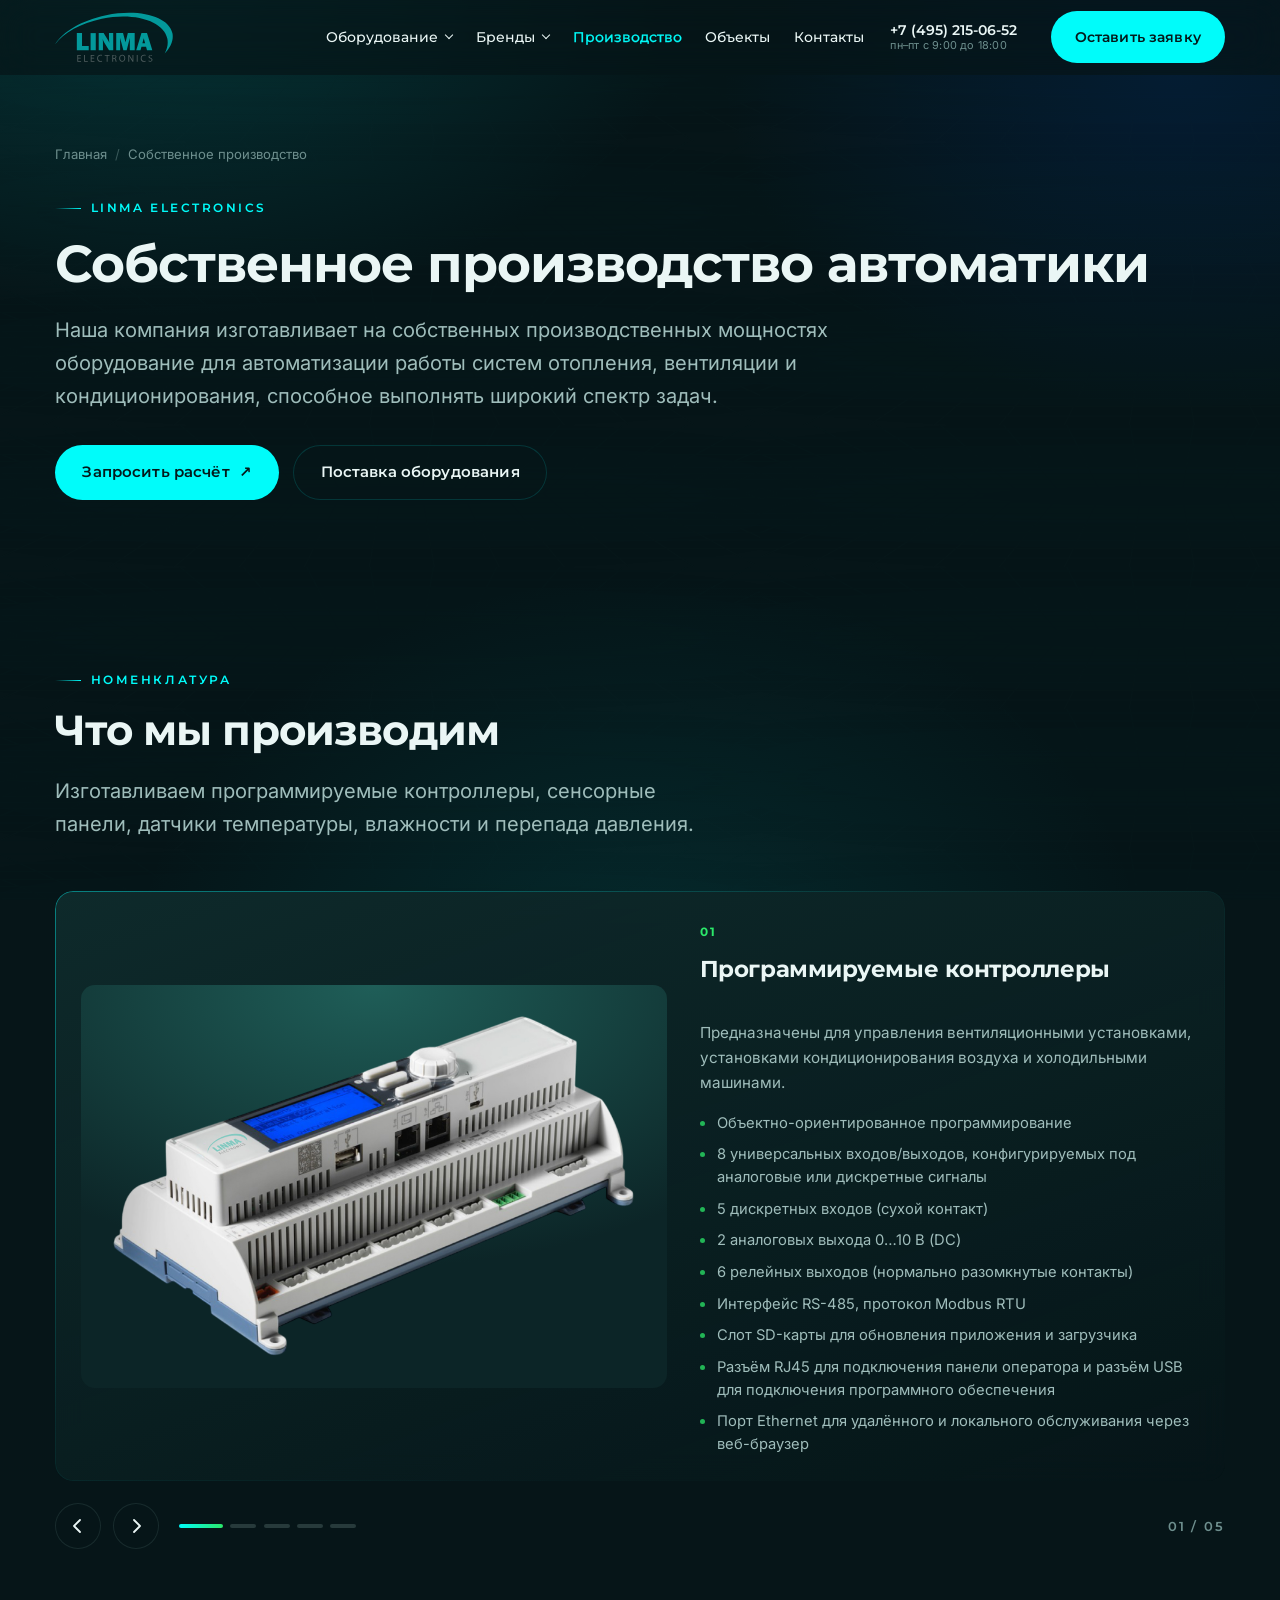
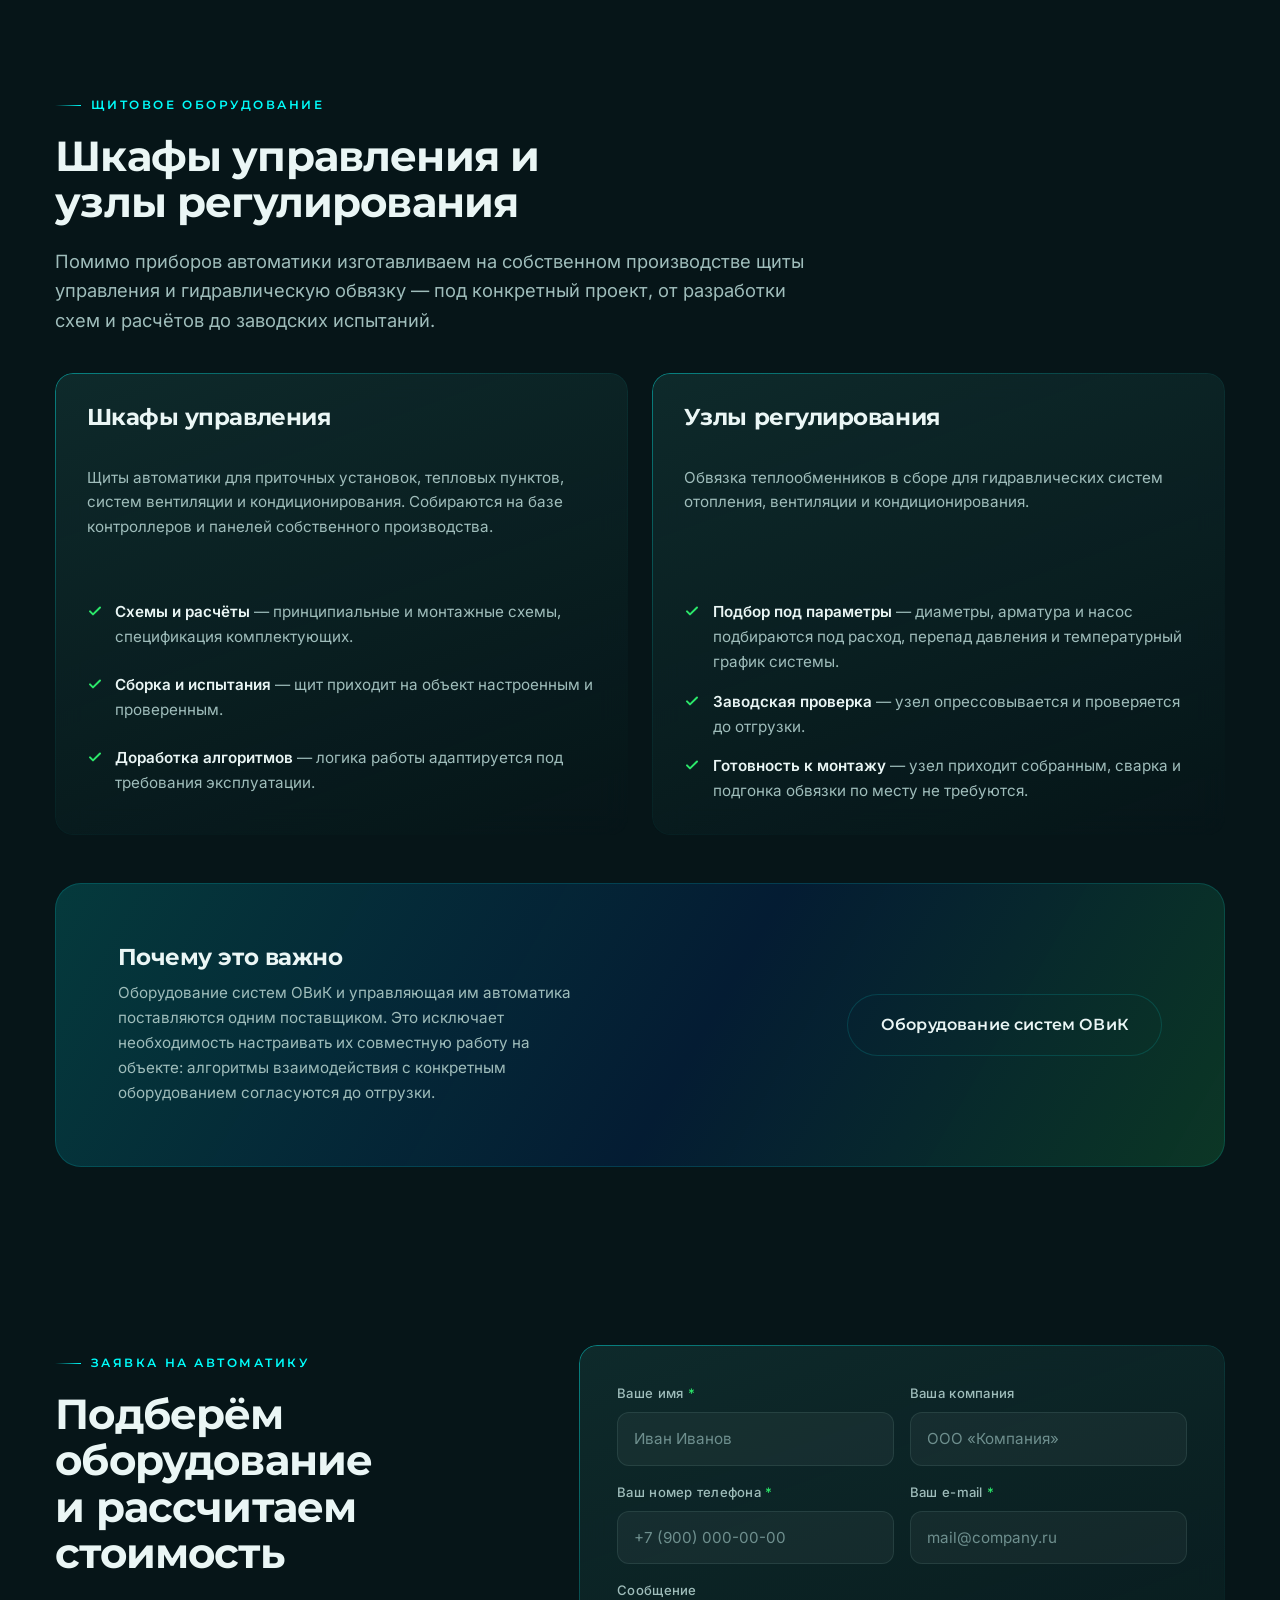
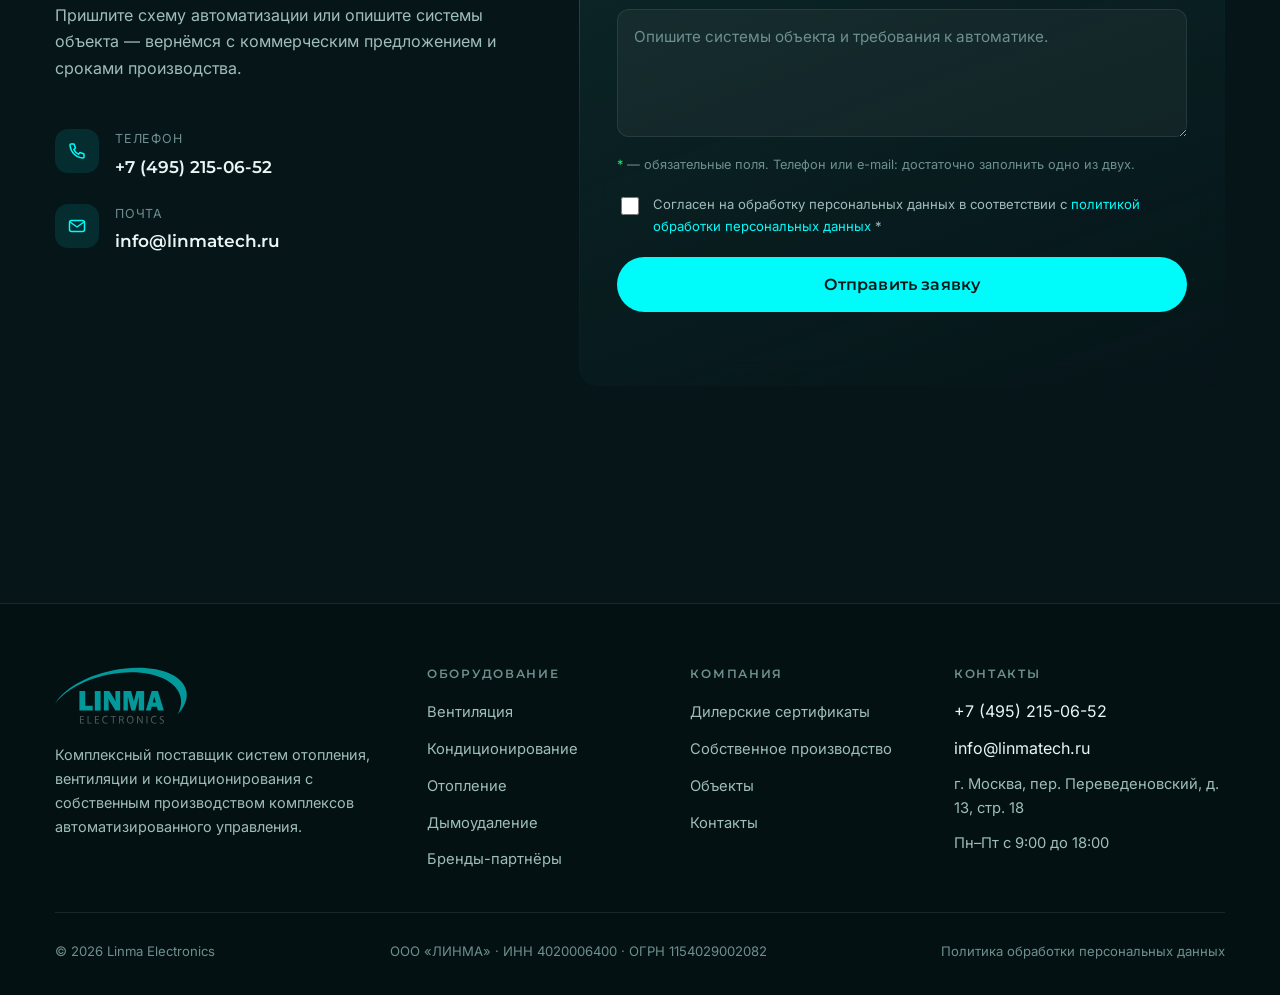
<file: production.html>
<!DOCTYPE html>
<html lang="ru">
<head>
<meta charset="UTF-8">
<meta name="viewport" content="width=device-width, initial-scale=1">
<title>Собственное производство автоматики — Linma Electronics</title>
<meta name="description" content="Производство оборудования для автоматизации систем отопления, вентиляции и кондиционирования: программируемые контроллеры, сенсорные панели, настенные и канальные датчики температуры и влажности, датчики перепада давления, шкафы управления и узлы регулирования.">
<meta property="og:type" content="website">
<meta property="og:title" content="Собственное производство автоматики — Linma Electronics">
<meta property="og:description" content="Производство оборудования для автоматизации систем отопления, вентиляции и кондиционирования: программируемые контроллеры, сенсорные панели, настенные и канальные датчики температуры и влажности, датчики перепада давления, шкафы управления и узлы регулирования.">
<meta property="og:locale" content="ru_RU">
<link rel="canonical" href="https://linmatech.ru/production.html">
<meta name="robots" content="index, follow, noimageindex, max-snippet:-1">
<meta name="theme-color" content="#061518">
<meta property="og:url" content="https://linmatech.ru/production.html">
<meta property="og:site_name" content="Linma Electronics">
<meta name="twitter:card" content="summary">
<meta name="twitter:title" content="Собственное производство автоматики — Linma Electronics">
<meta name="twitter:description" content="Производство оборудования для автоматизации систем отопления, вентиляции и кондиционирования: программируемые контроллеры, сенсорные панели, настенные и канальные датчики температуры и влажности, датчики перепада давления, шкафы управления и узлы регулирования.">
<link rel="icon" href="assets/img/linma-logo.svg" type="image/svg+xml">
<link rel="icon" href="assets/img/favicon-32x32.png" sizes="32x32" type="image/png">
<link rel="apple-touch-icon" href="assets/img/favicon-180x180.png">
<!-- Шрифты лежат на самом сайте: при загрузке со сторонних серверов
     страница успевала отрисоваться системным шрифтом и меню прыгало
     на 67px, когда фирменный доезжал. -->
<link rel="stylesheet" href="assets/css/fonts.css">
<link rel="stylesheet" href="assets/css/main.css">
</head>
<body data-page="production">

<a class="skip-link" href="#main">К основному содержимому</a>

<header class="site-header">
  <div class="container header-inner">
    <a class="logo" href="index.html" aria-label="Linma Electronics — на главную">
      <img src="assets/img/linma-logo.svg" alt="Linma Electronics" width="118" height="51">
    </a>

    <nav class="nav" id="nav" aria-label="Основная навигация">
      <ul class="nav-list">
        <li class="nav-item nav-item--has-menu" data-nav="equipment ventilation conditioning heating smoke">
          <a class="nav-link" href="equipment.html">Оборудование</a>
          <div class="submenu">
            <a href="ventilation.html"><span class="num">01</span> Вентиляция</a>
            <a href="conditioning.html"><span class="num">02</span> Кондиционирование</a>
            <a href="heating.html"><span class="num">03</span> Отопление</a>
            <a href="smoke.html"><span class="num">04</span> Дымоудаление</a>
          </div>
        </li>
        <li class="nav-item nav-item--has-menu" data-nav="brands certificates">
          <a class="nav-link" href="brands.html">Бренды</a>
          <div class="submenu">
            <a href="brands.html">Бренды-партнёры</a>
            <a href="certificates.html">Дилерские сертификаты</a>
          </div>
        </li>
        <li class="nav-item" data-nav="production"><a class="nav-link" href="production.html">Производство</a></li>
        <li class="nav-item" data-nav="projects"><a class="nav-link" href="projects.html">Объекты</a></li>
        <li class="nav-item" data-nav="contacts"><a class="nav-link" href="contacts.html">Контакты</a></li>
      </ul>
      <div class="nav-mobile-cta">
        <a class="btn btn--block" href="contacts.html#request">Оставить заявку</a>
        <span class="nav-mobile-phone">+7 (495) 215-06-52</span>
      </div>
    </nav>

    <div class="header-actions">
      <span class="header-phone">
        <span>+7 (495) 215-06-52</span>
        <small>пн–пт с&nbsp;9:00 до&nbsp;18:00</small>
      </span>
      <a class="btn" href="contacts.html#request">Оставить заявку</a>
      <button class="burger" type="button" aria-label="Открыть меню" aria-expanded="false" aria-controls="nav">
        <span></span><span></span><span></span>
      </button>
    </div>
  </div>
</header>

<main id="main">
  <section class="page-hero">
    <div class="container">
      <nav class="breadcrumbs" aria-label="Хлебные крошки">
        <ol>
          <li><a href="index.html">Главная</a></li>
          <li>Собственное производство</li>
        </ol>
      </nav>

      <p class="eyebrow" data-reveal>Linma Electronics</p>
      <h1 data-reveal="60">Собственное производство автоматики</h1>
      <p class="lead" data-reveal="120">
        Наша компания изготавливает на собственных производственных мощностях оборудование для автоматизации работы систем отопления, вентиляции и кондиционирования, способное выполнять широкий спектр задач.
      </p>

      <div class="hero-actions mt-md" data-reveal="180">
        <a class="btn" href="#request">Запросить расчёт <span class="arrow">↗</span></a>
        <a class="btn btn--ghost" href="equipment.html">Поставка оборудования</a>
      </div>
    </div>
  </section>

  <section class="section section--tight">
    <div class="container">
      <div class="section-head section-head--list" data-reveal>
        <p class="eyebrow">Номенклатура</p>
        <h2>Что мы производим</h2>
        <p class="text-even">Изготавливаем программируемые контроллеры, сенсорные панели, датчики температуры, влажности и перепада давления.</p>
      </div>

      <div class="slider" data-slider role="group" aria-roledescription="Карусель" aria-label="Продукция собственного производства" data-reveal>
        <div class="card slider-viewport">
          <div class="slider-track" data-production-track></div>
        </div>

        <div class="slider-controls">
          <button class="slider-btn" type="button" data-slider-prev aria-label="Предыдущая позиция">
            <svg width="18" height="18" viewBox="0 0 18 18" fill="none" aria-hidden="true"><path d="M11 3 5 9l6 6" stroke="currentColor" stroke-width="1.8" stroke-linecap="round" stroke-linejoin="round"/></svg>
          </button>
          <button class="slider-btn" type="button" data-slider-next aria-label="Следующая позиция">
            <svg width="18" height="18" viewBox="0 0 18 18" fill="none" aria-hidden="true"><path d="m7 3 6 6-6 6" stroke="currentColor" stroke-width="1.8" stroke-linecap="round" stroke-linejoin="round"/></svg>
          </button>
          <div class="slider-dots" data-slider-dots></div>
          <span class="slider-counter" data-slider-counter aria-live="polite"></span>
        </div>
      </div>

    </div>
  </section>

  <section class="section section--tight">
    <div class="container">
      <div class="section-head section-head--lede" data-reveal>
        <p class="eyebrow">Щитовое оборудование</p>
        <h2>Шкафы управления и узлы регулирования</h2>
        <p>
          Помимо приборов автоматики изготавливаем на собственном производстве
          щиты управления и гидравлическую обвязку — под конкретный проект,
          от разработки схем и расчётов до заводских испытаний.
        </p>
      </div>

      <!-- Два самостоятельных изделия, а не два этапа работ: карточка
           начинается с того, что это за оборудование и чем оно управляет,
           и только потом перечисляет, что входит в изготовление. -->
      <div class="grid grid--2 grid--make">
        <div class="card make-card" data-reveal>
          <h3>Шкафы управления</h3>
          <p class="purpose">Щиты автоматики для приточных установок, тепловых пунктов, систем вентиляции и кондиционирования. Собираются на базе контроллеров и панелей собственного производства.</p>
          <ul class="check-list mt-sm">
            <li><svg width="16" height="16" viewBox="0 0 16 16" fill="none" aria-hidden="true"><path d="m3 8.4 3 3L13 4.5" stroke="currentColor" stroke-width="2" stroke-linecap="round" stroke-linejoin="round"/></svg><span><strong>Схемы и расчёты</strong> — принципиальные и монтажные схемы, спецификация комплектующих.</span></li>
            <li><svg width="16" height="16" viewBox="0 0 16 16" fill="none" aria-hidden="true"><path d="m3 8.4 3 3L13 4.5" stroke="currentColor" stroke-width="2" stroke-linecap="round" stroke-linejoin="round"/></svg><span><strong>Сборка и испытания</strong> — щит приходит на объект настроенным и проверенным.</span></li>
            <li><svg width="16" height="16" viewBox="0 0 16 16" fill="none" aria-hidden="true"><path d="m3 8.4 3 3L13 4.5" stroke="currentColor" stroke-width="2" stroke-linecap="round" stroke-linejoin="round"/></svg><span><strong>Доработка алгоритмов</strong> — логика работы адаптируется под требования эксплуатации.</span></li>
          </ul>
        </div>

        <div class="card make-card" data-reveal="90">
          <h3>Узлы регулирования</h3>
          <p class="purpose">Обвязка теплообменников в сборе для гидравлических систем отопления, вентиляции и кондиционирования.</p>
          <ul class="check-list mt-sm">
            <li><svg width="16" height="16" viewBox="0 0 16 16" fill="none" aria-hidden="true"><path d="m3 8.4 3 3L13 4.5" stroke="currentColor" stroke-width="2" stroke-linecap="round" stroke-linejoin="round"/></svg><span><strong>Подбор под параметры</strong> — диаметры, арматура и насос подбираются под расход, перепад давления и температурный график системы.</span></li>
            <li><svg width="16" height="16" viewBox="0 0 16 16" fill="none" aria-hidden="true"><path d="m3 8.4 3 3L13 4.5" stroke="currentColor" stroke-width="2" stroke-linecap="round" stroke-linejoin="round"/></svg><span><strong>Заводская проверка</strong> — узел опрессовывается и проверяется до отгрузки.</span></li>
            <li><svg width="16" height="16" viewBox="0 0 16 16" fill="none" aria-hidden="true"><path d="m3 8.4 3 3L13 4.5" stroke="currentColor" stroke-width="2" stroke-linecap="round" stroke-linejoin="round"/></svg><span><strong>Готовность к монтажу</strong> — узел приходит собранным, сварка и подгонка обвязки по месту не требуются.</span></li>
          </ul>
        </div>
      </div>

      <div class="cta-band mt-lg" data-reveal="160">
        <div class="inner">
          <div>
            <h2>Почему это важно</h2>
            <p>Оборудование систем ОВиК и управляющая им автоматика поставляются одним поставщиком. Это исключает необходимость настраивать их совместную работу на объекте: алгоритмы взаимодействия с конкретным оборудованием согласуются до отгрузки.</p>
          </div>
          <a class="btn btn--lg btn--ghost" href="equipment.html">Оборудование систем ОВиК</a>
        </div>
      </div>
    </div>
  </section>

  <section class="section" id="request">
    <div class="container">
      <div class="form-layout">
        <div data-reveal>
          <p class="eyebrow">Заявка на автоматику</p>
          <h2 style="font-size:var(--fs-h2);">Подберём оборудование и рассчитаем стоимость</h2>
          <p class="text-muted">
            Пришлите схему автоматизации или опишите системы объекта — вернёмся
            с коммерческим предложением и сроками производства.
          </p>

          <div class="contact-list mt-lg">
            <span class="contact-item">
              <span class="contact-icon" aria-hidden="true">
                <svg width="20" height="20" viewBox="0 0 20 20" fill="none"><path d="M4 3h3l1.5 4L6.8 8.6a11 11 0 0 0 4.6 4.6L13 11.5l4 1.5v3a1 1 0 0 1-1.1 1A14 14 0 0 1 3 4.1 1 1 0 0 1 4 3Z" stroke="currentColor" stroke-width="1.5" stroke-linejoin="round"/></svg>
              </span>
              <span>
                <span class="label">Телефон</span>
                <span class="value">+7 (495) 215-06-52</span>
              </span>
            </span>

            <span class="contact-item">
              <span class="contact-icon" aria-hidden="true">
                <svg width="20" height="20" viewBox="0 0 20 20" fill="none"><rect x="2.5" y="4.5" width="15" height="11" rx="2" stroke="currentColor" stroke-width="1.5"/><path d="m3 6 7 5 7-5" stroke="currentColor" stroke-width="1.5" stroke-linejoin="round"/></svg>
              </span>
              <span>
                <span class="label">Почта</span>
                <span class="value">info@linmatech.ru</span>
              </span>
            </span>
          </div>
        </div>

        <form class="card form-card" data-request-form novalidate data-reveal="120">
          <div class="form-grid">
            <div class="field">
              <label for="f-name">Ваше имя <span class="req">*</span></label>
              <input type="text" id="f-name" name="name" placeholder="Иван Иванов" autocomplete="name" required>
              <span class="field-error">Укажите, как к вам обращаться</span>
            </div>

            <div class="field">
              <label for="f-company">Ваша компания</label>
              <input type="text" id="f-company" name="company" placeholder="ООО «Компания»" autocomplete="organization">
              <span class="field-error"></span>
            </div>

            <div class="field">
              <label for="f-phone">Ваш номер телефона <span class="req">*</span></label>
              <input type="tel" id="f-phone" name="phone" placeholder="+7 (900) 000-00-00" autocomplete="tel">
              <span class="field-error"></span>
            </div>

            <div class="field">
              <label for="f-email">Ваш e-mail <span class="req">*</span></label>
              <input type="email" id="f-email" name="email" placeholder="mail@company.ru" autocomplete="email">
              <span class="field-error"></span>
            </div>

            <div class="field field--full">
              <label for="f-message">Сообщение</label>
              <textarea id="f-message" name="message" placeholder="Опишите системы объекта и требования к автоматике."></textarea>
              <span class="field-error"></span>
            </div>
          </div>

          <p class="hp-field" aria-hidden="true">
            <label for="f-website">Не заполняйте это поле</label>
            <input type="text" id="f-website" name="website" tabindex="-1" autocomplete="off">
          </p>

          <input type="hidden" name="topic" value="Собственное производство">

          <!-- Пояснение к звёздочкам: телефон и e-mail помечены оба, но достаточно
               одного из двух — так это и проверяется при отправке. -->
          <p class="form-note"><span class="req">*</span> — обязательные поля. Телефон или e-mail: достаточно заполнить одно из двух.</p>

          <label class="consent">
            <input type="checkbox" name="consent" value="1" required>
            <span>Согласен на обработку персональных данных в соответствии с <a href="privacy.html">политикой обработки персональных данных</a> <span class="req">*</span></span>
          </label>

          <button class="btn btn--lg btn--block" type="submit">Отправить заявку</button>
          <p class="form-status" role="status" aria-live="polite"></p>
        </form>
      </div>
    </div>
  </section>

</main>

<footer class="site-footer">
  <div class="container">
    <div class="footer-grid">
      <div class="footer-brand">
        <img src="assets/img/linma-logo.svg" alt="Linma Electronics" width="132" height="57">
        <p>Комплексный поставщик систем отопления, вентиляции и кондиционирования с собственным производством комплексов автоматизированного управления.</p>
      </div>

      <div class="footer-col">
        <h4>Оборудование</h4>
        <ul>
          <li><a href="ventilation.html">Вентиляция</a></li>
          <li><a href="conditioning.html">Кондиционирование</a></li>
          <li><a href="heating.html">Отопление</a></li>
          <li><a href="smoke.html">Дымоудаление</a></li>
          <li><a href="brands.html">Бренды-партнёры</a></li>
        </ul>
      </div>

      <div class="footer-col">
        <h4>Компания</h4>
        <ul>
          <li><a href="certificates.html">Дилерские сертификаты</a></li>
          <li><a href="production.html">Собственное производство</a></li>
          <li><a href="projects.html">Объекты</a></li>
          <li><a href="contacts.html">Контакты</a></li>
        </ul>
      </div>

      <div class="footer-col">
        <h4>Контакты</h4>
        <ul>
          <li><span>+7 (495) 215-06-52</span></li>
          <li><span>info@linmatech.ru</span></li>
          <li class="text-muted" style="font-size:.92rem;">г. Москва, пер. Переведеновский, д. 13, стр. 18</li>
          <li class="text-muted" style="font-size:.92rem;">Пн–Пт с&nbsp;9:00 до&nbsp;18:00</li>
        </ul>
      </div>
    </div>

    <div class="footer-bottom">
      <span>© <span data-year>2026</span> Linma Electronics</span>
      <span>ООО «ЛИНМА» · ИНН 4020006400 · ОГРН 1154029002082</span>
      <a href="privacy.html">Политика обработки персональных данных</a>
    </div>
  </div>
</footer>

<script src="assets/js/brands.js"></script>
<script src="assets/js/production.js"></script>
<script src="assets/js/main.js" defer></script>
</body>
</html>
</file>
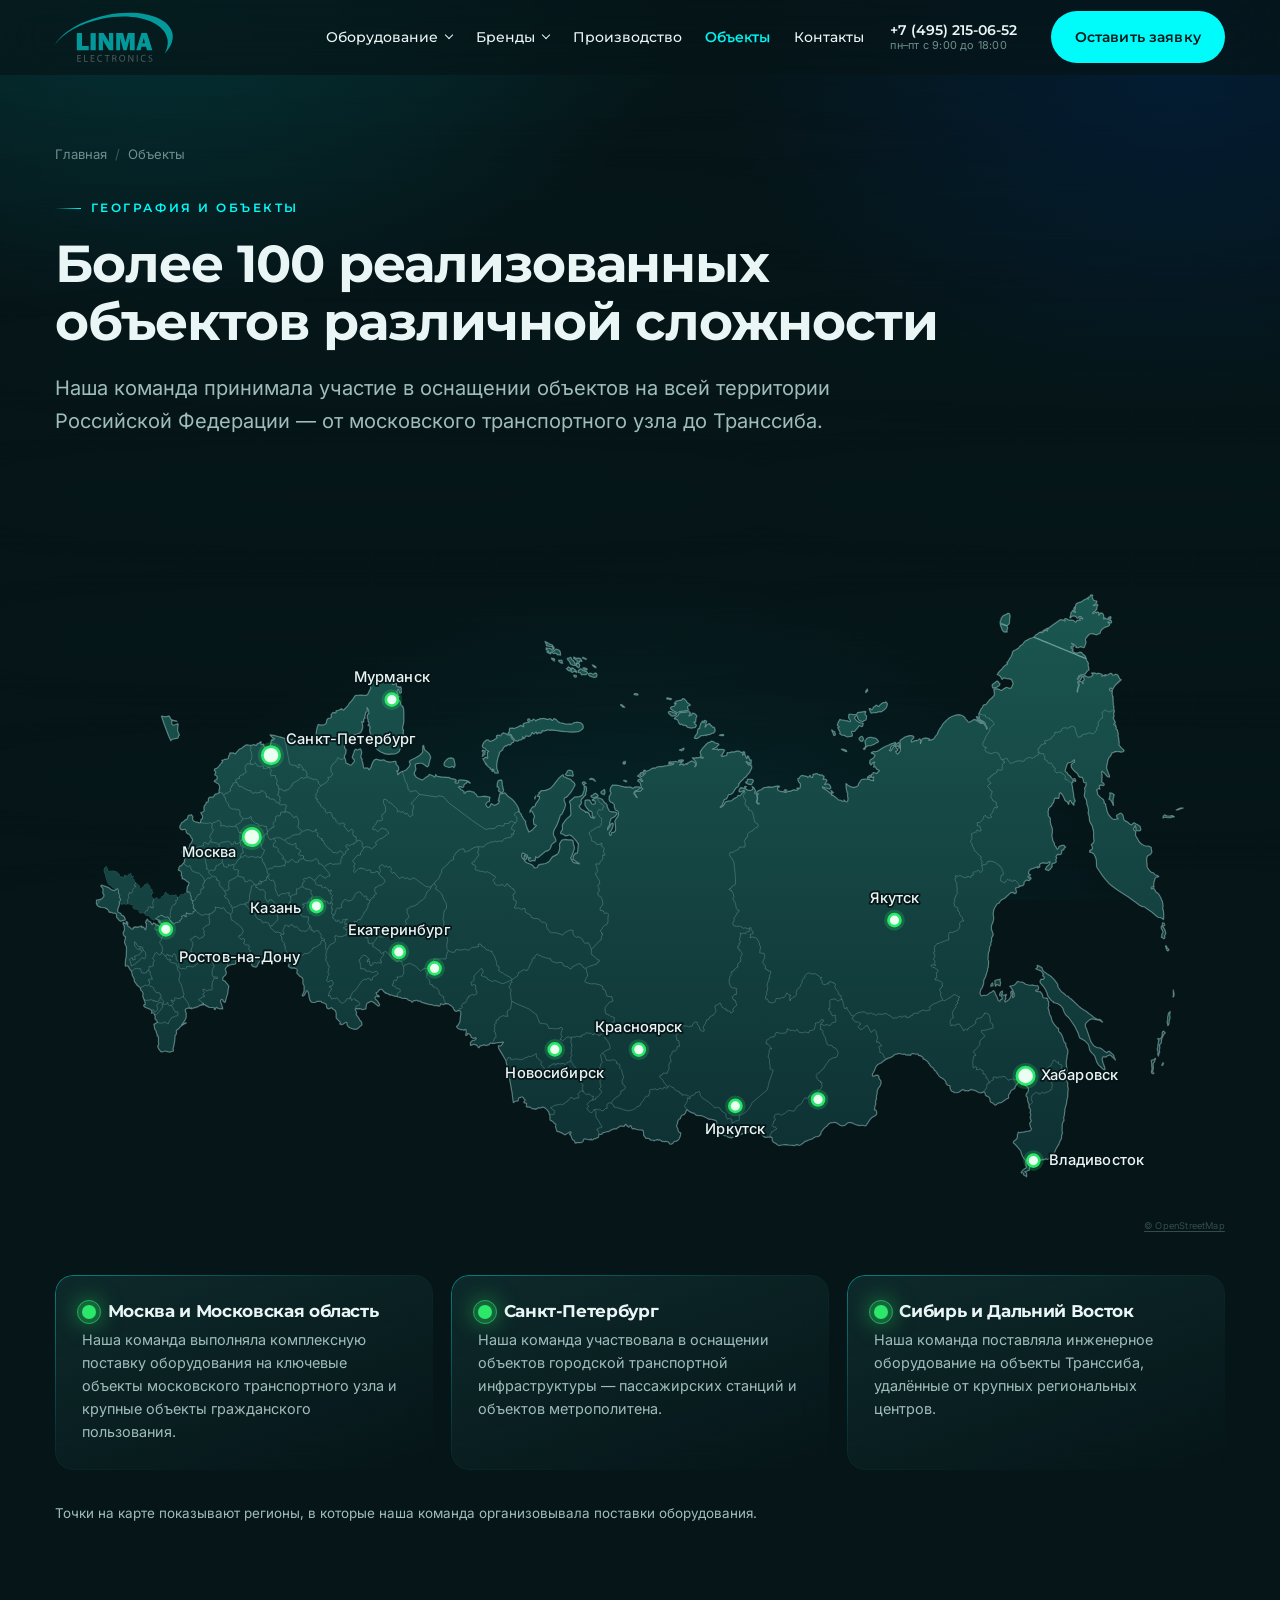
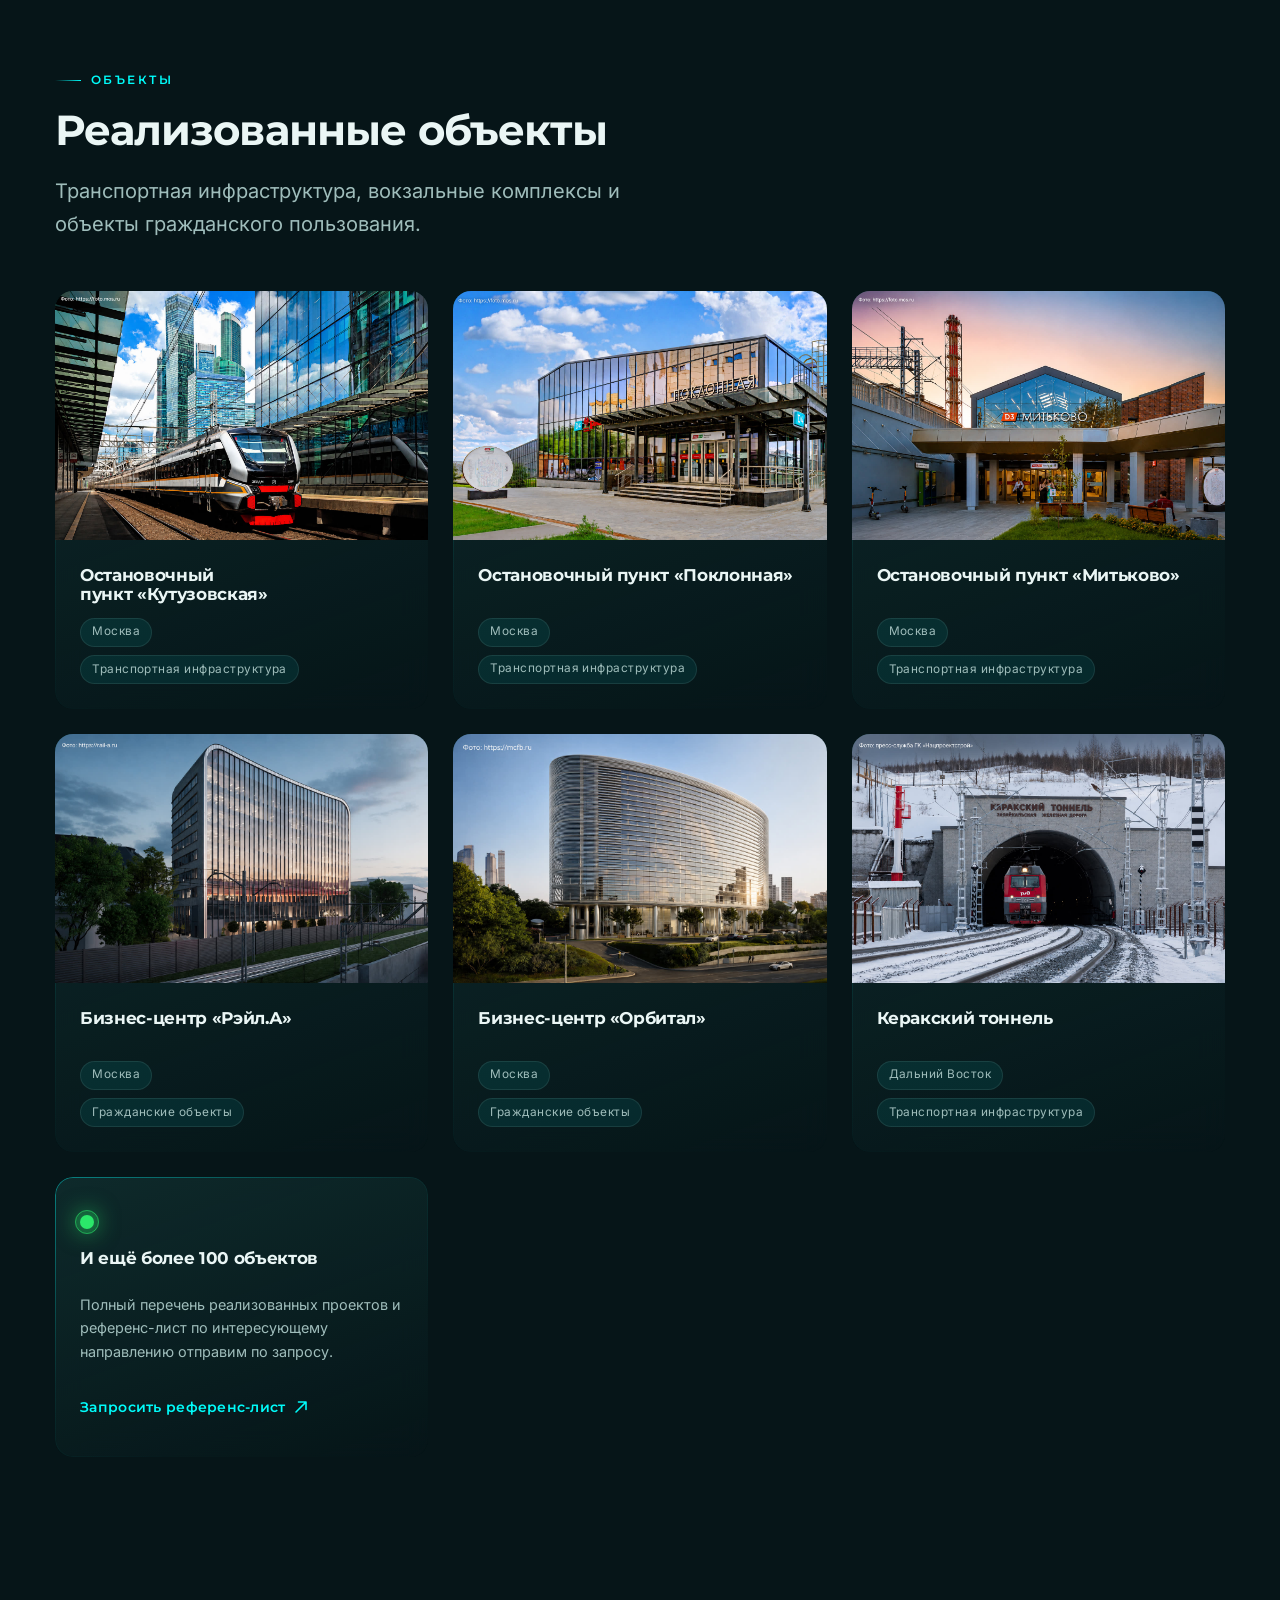
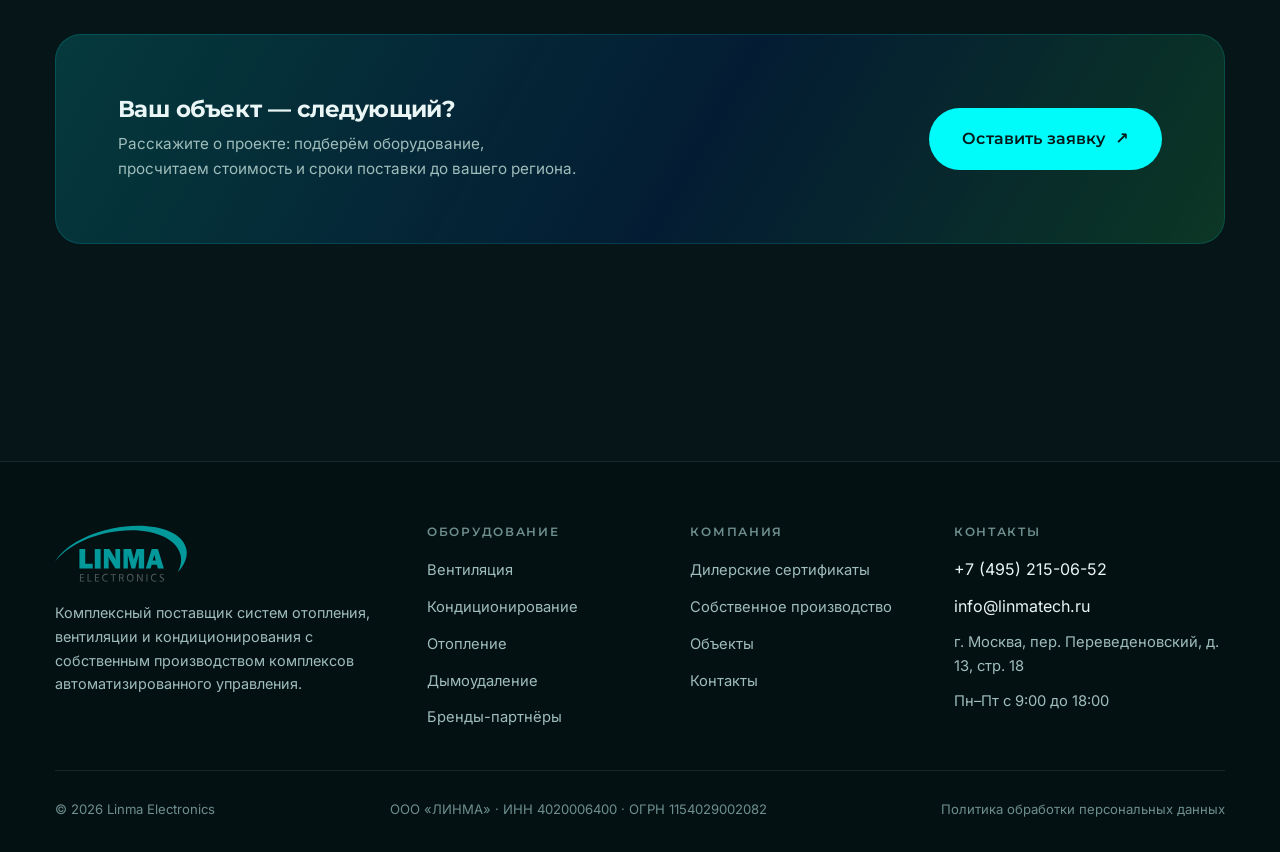
<file: projects.html>
<!DOCTYPE html>
<html lang="ru">
<head>
<meta charset="UTF-8">
<meta name="viewport" content="width=device-width, initial-scale=1">
<title>Объекты и география поставок — Linma Electronics</title>
<meta name="description" content="Более 100 реализованных объектов: московский транспортный узел, Санкт-Петербург, объекты Транссиба. География поставок Linma Electronics по России.">
<meta property="og:type" content="website">
<meta property="og:title" content="Объекты и география поставок — Linma Electronics">
<meta property="og:description" content="Более 100 реализованных объектов: московский транспортный узел, Санкт-Петербург, объекты Транссиба. География поставок Linma Electronics по России.">
<meta property="og:locale" content="ru_RU">
<link rel="canonical" href="https://linmatech.ru/projects.html">
<meta name="robots" content="index, follow, noimageindex, max-snippet:-1">
<meta name="theme-color" content="#061518">
<meta property="og:url" content="https://linmatech.ru/projects.html">
<meta property="og:site_name" content="Linma Electronics">
<meta name="twitter:card" content="summary">
<meta name="twitter:title" content="Объекты и география поставок — Linma Electronics">
<meta name="twitter:description" content="Более 100 реализованных объектов: московский транспортный узел, Санкт-Петербург, объекты Транссиба. География поставок Linma Electronics по России.">
<link rel="icon" href="assets/img/linma-logo.svg" type="image/svg+xml">
<link rel="icon" href="assets/img/favicon-32x32.png" sizes="32x32" type="image/png">
<link rel="apple-touch-icon" href="assets/img/favicon-180x180.png">
<!-- Шрифты лежат на самом сайте: при загрузке со сторонних серверов
     страница успевала отрисоваться системным шрифтом и меню прыгало
     на 67px, когда фирменный доезжал. -->
<link rel="stylesheet" href="assets/css/fonts.css">
<link rel="stylesheet" href="assets/css/main.css">
</head>
<body data-page="projects">

<a class="skip-link" href="#main">К основному содержимому</a>

<header class="site-header">
  <div class="container header-inner">
    <a class="logo" href="index.html" aria-label="Linma Electronics — на главную">
      <img src="assets/img/linma-logo.svg" alt="Linma Electronics" width="118" height="51">
    </a>

    <nav class="nav" id="nav" aria-label="Основная навигация">
      <ul class="nav-list">
        <li class="nav-item nav-item--has-menu" data-nav="equipment ventilation conditioning heating smoke">
          <a class="nav-link" href="equipment.html">Оборудование</a>
          <div class="submenu">
            <a href="ventilation.html"><span class="num">01</span> Вентиляция</a>
            <a href="conditioning.html"><span class="num">02</span> Кондиционирование</a>
            <a href="heating.html"><span class="num">03</span> Отопление</a>
            <a href="smoke.html"><span class="num">04</span> Дымоудаление</a>
          </div>
        </li>
        <li class="nav-item nav-item--has-menu" data-nav="brands certificates">
          <a class="nav-link" href="brands.html">Бренды</a>
          <div class="submenu">
            <a href="brands.html">Бренды-партнёры</a>
            <a href="certificates.html">Дилерские сертификаты</a>
          </div>
        </li>
        <li class="nav-item" data-nav="production"><a class="nav-link" href="production.html">Производство</a></li>
        <li class="nav-item" data-nav="projects"><a class="nav-link" href="projects.html">Объекты</a></li>
        <li class="nav-item" data-nav="contacts"><a class="nav-link" href="contacts.html">Контакты</a></li>
      </ul>
      <div class="nav-mobile-cta">
        <a class="btn btn--block" href="contacts.html#request">Оставить заявку</a>
        <span class="nav-mobile-phone">+7 (495) 215-06-52</span>
      </div>
    </nav>

    <div class="header-actions">
      <span class="header-phone">
        <span>+7 (495) 215-06-52</span>
        <small>пн–пт с&nbsp;9:00 до&nbsp;18:00</small>
      </span>
      <a class="btn" href="contacts.html#request">Оставить заявку</a>
      <button class="burger" type="button" aria-label="Открыть меню" aria-expanded="false" aria-controls="nav">
        <span></span><span></span><span></span>
      </button>
    </div>
  </div>
</header>

<main id="main">
  <section class="page-hero">
    <div class="container">
      <nav class="breadcrumbs" aria-label="Хлебные крошки">
        <ol>
          <li><a href="index.html">Главная</a></li>
          <li>Объекты</li>
        </ol>
      </nav>

      <p class="eyebrow" data-reveal>География и объекты</p>
      <h1 data-reveal="60">Более 100 реализованных объектов различной сложности</h1>
      <p class="lead text-even" data-reveal="120">
        Наша команда принимала участие в оснащении объектов на всей территории
        Российской Федерации — от московского транспортного узла до Транссиба.
      </p>
    </div>
  </section>

  <section class="section section--tight">
    <div class="container">
      <div class="map-layout">
        <div class="map-wrap" data-map data-reveal></div>

        <div class="region-list">
          <!-- Карточки регионов те же, что в блоке географии на главной:
               одна формулировка на двух страницах, править нужно обе. -->
          <div class="card region-card" data-reveal>
            <h3><span class="dot" aria-hidden="true"></span> Москва и Московская область</h3>
            <p>Наша команда выполняла комплексную поставку оборудования на ключевые объекты московского транспортного узла и крупные объекты гражданского пользования.</p>
          </div>

          <div class="card region-card" data-reveal="80">
            <h3><span class="dot" aria-hidden="true"></span> Санкт-Петербург</h3>
            <p>Наша команда участвовала в оснащении объектов городской транспортной инфраструктуры — пассажирских станций и объектов метрополитена.</p>
          </div>

          <div class="card region-card" data-reveal="160">
            <h3><span class="dot" aria-hidden="true"></span> Сибирь и Дальний Восток</h3>
            <p>Наша команда поставляла инженерное оборудование на объекты Транссиба, удалённые от крупных региональных центров.</p>
          </div>
        </div>
      </div>

      <p class="text-muted mt-md" style="font-size:.84rem;">
        Точки на карте показывают регионы, в которые наша команда организовывала поставки оборудования.
      </p>
    </div>
  </section>

  <section class="section section--tight">
    <div class="container">
      <div class="section-head" data-reveal>
        <p class="eyebrow">Объекты</p>
        <h2>Реализованные объекты</h2>
        <p>Транспортная инфраструктура, вокзальные комплексы и объекты гражданского пользования.</p>
      </div>

      <div class="grid grid--3" data-projects-grid>
        <!-- Скрипт дорисовывает карточки объектов перед этой и оставляет её последней -->
        <article class="card project-card" data-projects-more data-reveal>
          <div class="project-body" style="display:flex; flex-direction:column; justify-content:center; height:100%; min-height:280px;">
            <span class="dot" aria-hidden="true" style="margin-bottom:1.2rem;"></span>
            <h3>И ещё более 100 объектов</h3>
            <p class="text-muted" style="font-size:.9rem;">Полный перечень реализованных проектов и референс-лист по интересующему направлению отправим по запросу.</p>
            <a class="link-arrow mt-sm" href="contacts.html#request">Запросить референс-лист <svg width="14" height="14" viewBox="0 0 14 14" fill="none" aria-hidden="true"><path d="M2 12L12 2M12 2H4.5M12 2v7.5" stroke="currentColor" stroke-width="1.6" stroke-linecap="round" stroke-linejoin="round"/></svg></a>
          </div>
        </article>
      </div>
    </div>
  </section>

  <section class="section">
    <div class="container">
      <div class="cta-band" data-reveal>
        <div class="inner">
          <div>
            <h2>Ваш объект — следующий?</h2>
            <p>Расскажите о проекте: подберём оборудование, просчитаем стоимость и сроки поставки до вашего региона.</p>
          </div>
          <a class="btn btn--lg" href="contacts.html#request">Оставить заявку <span class="arrow">↗</span></a>
        </div>
      </div>
    </div>
  </section>

  <!-- Просмотр фотографии объекта -->
  <div class="lightbox" data-project-lightbox hidden role="dialog" aria-modal="true" aria-label="Просмотр фотографии объекта">
    <div class="lightbox-bar">
      <span class="lightbox-title" data-lightbox-title></span>
      <span class="spacer"></span>
      <button class="slider-btn" type="button" data-lightbox-close aria-label="Закрыть просмотр">
        <svg width="18" height="18" viewBox="0 0 18 18" fill="none" aria-hidden="true"><path d="m4 4 10 10M14 4 4 14" stroke="currentColor" stroke-width="1.8" stroke-linecap="round"/></svg>
      </button>
    </div>

    <div class="lightbox-stage">
      <!-- src подставляется скриптом при открытии: пустой src=""
           заставляет браузер запрашивать саму страницу как картинку -->
      <img data-lightbox-img alt="">
    </div>

    <div class="lightbox-nav">
      <button class="slider-btn" type="button" data-lightbox-prev aria-label="Предыдущий объект">
        <svg width="18" height="18" viewBox="0 0 18 18" fill="none" aria-hidden="true"><path d="M11 3 5 9l6 6" stroke="currentColor" stroke-width="1.8" stroke-linecap="round" stroke-linejoin="round"/></svg>
      </button>
      <span class="lightbox-counter" data-lightbox-counter></span>
      <button class="slider-btn" type="button" data-lightbox-next aria-label="Следующий объект">
        <svg width="18" height="18" viewBox="0 0 18 18" fill="none" aria-hidden="true"><path d="m7 3 6 6-6 6" stroke="currentColor" stroke-width="1.8" stroke-linecap="round" stroke-linejoin="round"/></svg>
      </button>
    </div>
  </div>

</main>

<footer class="site-footer">
  <div class="container">
    <div class="footer-grid">
      <div class="footer-brand">
        <img src="assets/img/linma-logo.svg" alt="Linma Electronics" width="132" height="57">
        <p>Комплексный поставщик систем отопления, вентиляции и кондиционирования с собственным производством комплексов автоматизированного управления.</p>
      </div>

      <div class="footer-col">
        <h4>Оборудование</h4>
        <ul>
          <li><a href="ventilation.html">Вентиляция</a></li>
          <li><a href="conditioning.html">Кондиционирование</a></li>
          <li><a href="heating.html">Отопление</a></li>
          <li><a href="smoke.html">Дымоудаление</a></li>
          <li><a href="brands.html">Бренды-партнёры</a></li>
        </ul>
      </div>

      <div class="footer-col">
        <h4>Компания</h4>
        <ul>
          <li><a href="certificates.html">Дилерские сертификаты</a></li>
          <li><a href="production.html">Собственное производство</a></li>
          <li><a href="projects.html">Объекты</a></li>
          <li><a href="contacts.html">Контакты</a></li>
        </ul>
      </div>

      <div class="footer-col">
        <h4>Контакты</h4>
        <ul>
          <li><span>+7 (495) 215-06-52</span></li>
          <li><span>info@linmatech.ru</span></li>
          <li class="text-muted" style="font-size:.92rem;">г. Москва, пер. Переведеновский, д. 13, стр. 18</li>
          <li class="text-muted" style="font-size:.92rem;">Пн–Пт с&nbsp;9:00 до&nbsp;18:00</li>
        </ul>
      </div>
    </div>

    <div class="footer-bottom">
      <span>© <span data-year>2026</span> Linma Electronics</span>
      <span>ООО «ЛИНМА» · ИНН 4020006400 · ОГРН 1154029002082</span>
      <a href="privacy.html">Политика обработки персональных данных</a>
    </div>
  </div>
</footer>

<script src="assets/js/brands.js"></script>
<script src="assets/js/ru-map.js"></script>
<script src="assets/js/projects.js"></script>
<script src="assets/js/main.js" defer></script>
</body>
</html>
</file>
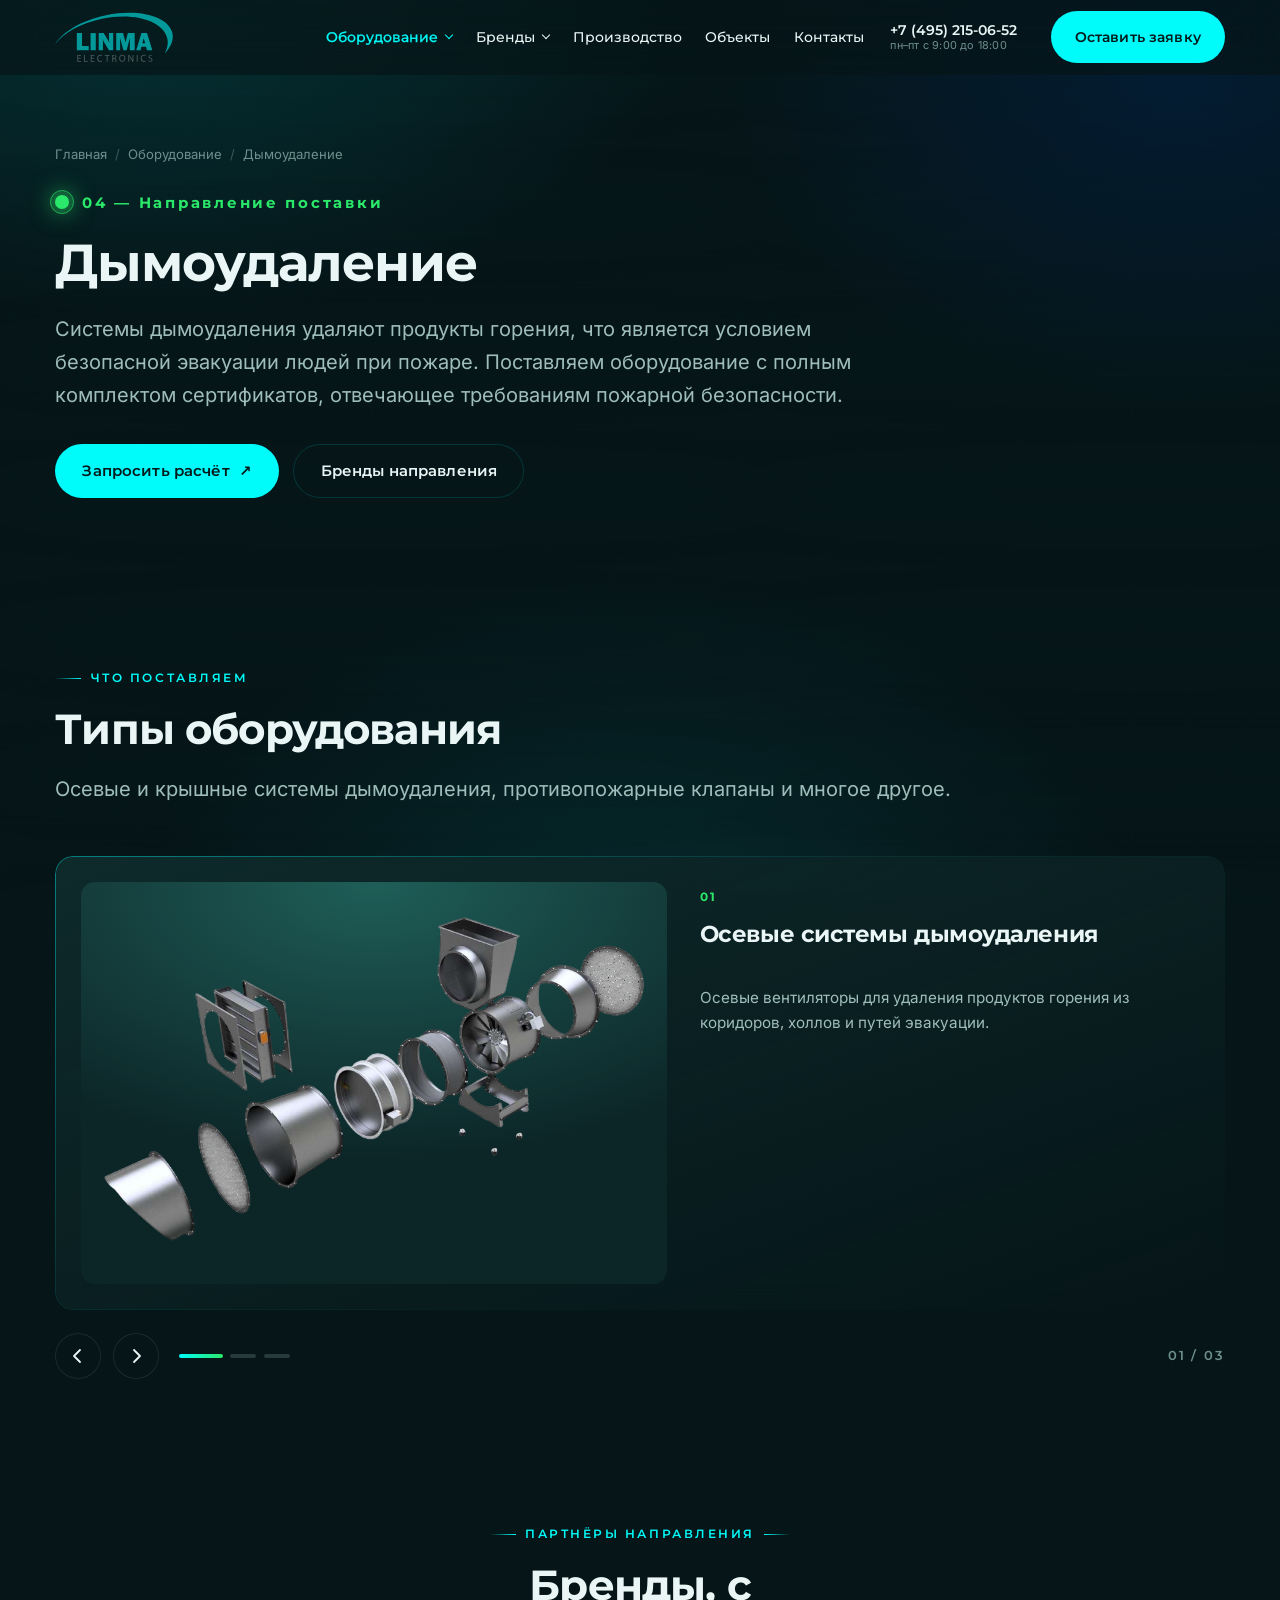
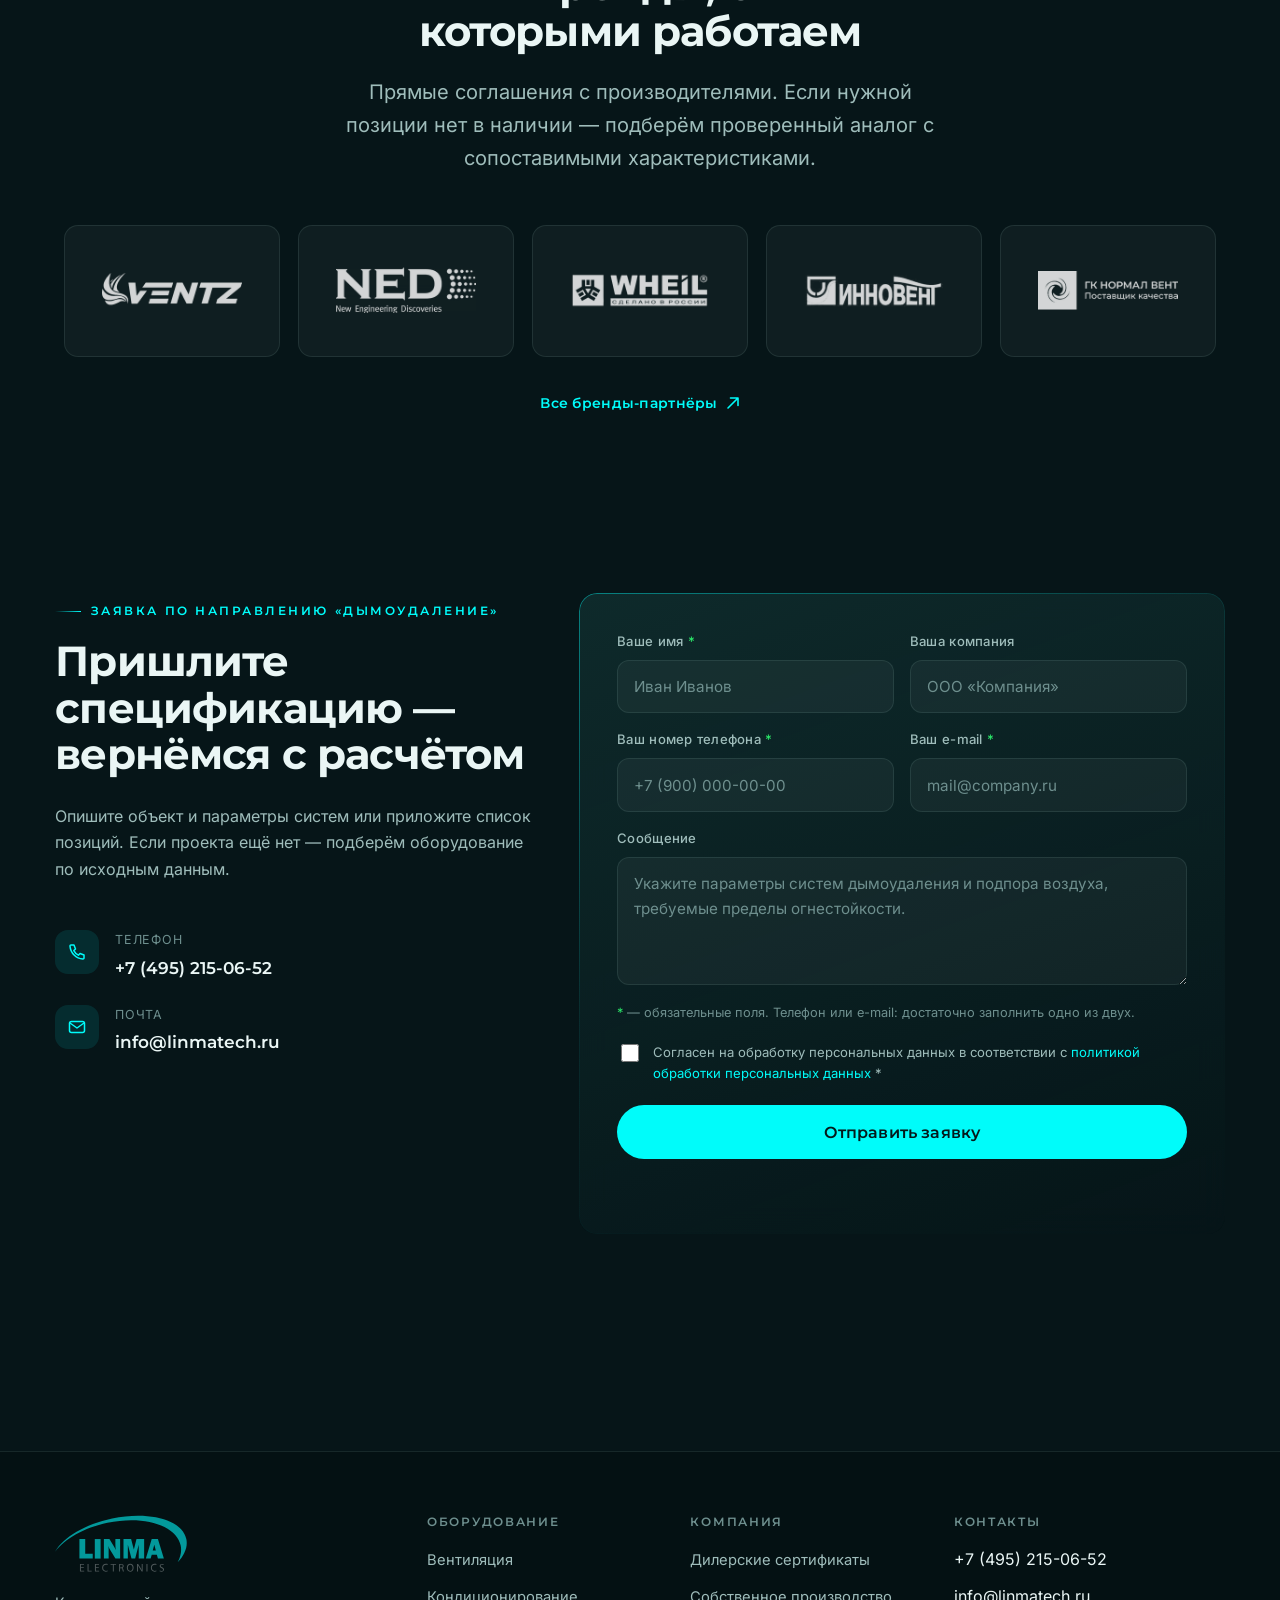
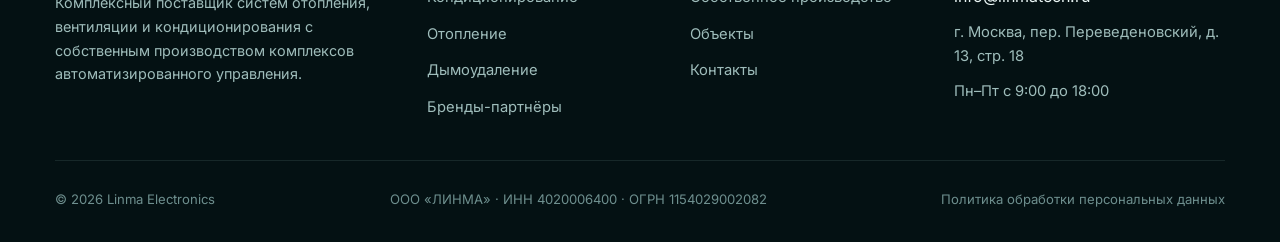
<file: smoke.html>
<!DOCTYPE html>
<html lang="ru">
<head>
<meta charset="UTF-8">
<meta name="viewport" content="width=device-width, initial-scale=1">
<title>Дымоудаление — поставка оборудования | Linma Electronics</title>
<meta name="description" content="Поставка систем противодымной вентиляции: осевые и крышные системы дымоудаления, противопожарные клапаны. Оборудование с сертификатами, поставка по всей России.">
<meta property="og:type" content="website">
<meta property="og:title" content="Дымоудаление — Linma Electronics">
<meta property="og:description" content="Поставка систем противодымной вентиляции: осевые и крышные системы дымоудаления, противопожарные клапаны. Оборудование с сертификатами, поставка по всей России.">
<meta property="og:locale" content="ru_RU">
<link rel="canonical" href="https://linmatech.ru/smoke.html">
<meta name="robots" content="index, follow, noimageindex, max-snippet:-1">
<meta name="theme-color" content="#061518">
<meta property="og:url" content="https://linmatech.ru/smoke.html">
<meta property="og:site_name" content="Linma Electronics">
<meta name="twitter:card" content="summary">
<meta name="twitter:title" content="Дымоудаление — Linma Electronics">
<meta name="twitter:description" content="Поставка систем противодымной вентиляции: осевые и крышные системы дымоудаления, противопожарные клапаны. Оборудование с сертификатами, поставка по всей России.">
<link rel="icon" href="assets/img/linma-logo.svg" type="image/svg+xml">
<link rel="icon" href="assets/img/favicon-32x32.png" sizes="32x32" type="image/png">
<link rel="apple-touch-icon" href="assets/img/favicon-180x180.png">
<!-- Шрифты лежат на самом сайте: при загрузке со сторонних серверов
     страница успевала отрисоваться системным шрифтом и меню прыгало
     на 67px, когда фирменный доезжал. -->
<link rel="stylesheet" href="assets/css/fonts.css">
<link rel="stylesheet" href="assets/css/main.css">
</head>
<body data-page="smoke">

<a class="skip-link" href="#main">К основному содержимому</a>

<header class="site-header">
  <div class="container header-inner">
    <a class="logo" href="index.html" aria-label="Linma Electronics — на главную">
      <img src="assets/img/linma-logo.svg" alt="Linma Electronics" width="118" height="51">
    </a>

    <nav class="nav" id="nav" aria-label="Основная навигация">
      <ul class="nav-list">
        <li class="nav-item nav-item--has-menu" data-nav="equipment ventilation conditioning heating smoke">
          <a class="nav-link" href="equipment.html">Оборудование</a>
          <div class="submenu">
            <a href="ventilation.html"><span class="num">01</span> Вентиляция</a>
            <a href="conditioning.html"><span class="num">02</span> Кондиционирование</a>
            <a href="heating.html"><span class="num">03</span> Отопление</a>
            <a href="smoke.html"><span class="num">04</span> Дымоудаление</a>
          </div>
        </li>
        <li class="nav-item nav-item--has-menu" data-nav="brands certificates">
          <a class="nav-link" href="brands.html">Бренды</a>
          <div class="submenu">
            <a href="brands.html">Бренды-партнёры</a>
            <a href="certificates.html">Дилерские сертификаты</a>
          </div>
        </li>
        <li class="nav-item" data-nav="production"><a class="nav-link" href="production.html">Производство</a></li>
        <li class="nav-item" data-nav="projects"><a class="nav-link" href="projects.html">Объекты</a></li>
        <li class="nav-item" data-nav="contacts"><a class="nav-link" href="contacts.html">Контакты</a></li>
      </ul>
      <div class="nav-mobile-cta">
        <a class="btn btn--block" href="contacts.html#request">Оставить заявку</a>
        <span class="nav-mobile-phone">+7 (495) 215-06-52</span>
      </div>
    </nav>

    <div class="header-actions">
      <span class="header-phone">
        <span>+7 (495) 215-06-52</span>
        <small>пн–пт с&nbsp;9:00 до&nbsp;18:00</small>
      </span>
      <a class="btn" href="contacts.html#request">Оставить заявку</a>
      <button class="burger" type="button" aria-label="Открыть меню" aria-expanded="false" aria-controls="nav">
        <span></span><span></span><span></span>
      </button>
    </div>
  </div>
</header>

<main id="main">

  <section class="page-hero">
    <div class="container">
      <nav class="breadcrumbs" aria-label="Хлебные крошки">
        <ol>
          <li><a href="index.html">Главная</a></li>
          <li><a href="equipment.html">Оборудование</a></li>
          <li>Дымоудаление</li>
        </ol>
      </nav>

      <p class="group-num" data-reveal><span class="dot" aria-hidden="true"></span> 04 — Направление поставки</p>
      <h1 data-reveal="60">Дымоудаление</h1>
      <p class="lead" data-reveal="120">
        Системы дымоудаления удаляют продукты горения, что является условием
        безопасной эвакуации людей при пожаре. Поставляем оборудование с полным
        комплектом сертификатов, отвечающее требованиям пожарной безопасности.
      </p>

      <div class="hero-actions mt-md" data-reveal="180">
        <a class="btn" href="#request">Запросить расчёт <span class="arrow">↗</span></a>
        <a class="btn btn--ghost" href="brands.html">Бренды направления</a>
      </div>
    </div>
  </section>

  <section class="section section--tight">
    <div class="container">
      <div class="section-head section-head--list" data-reveal>
        <p class="eyebrow">Что поставляем</p>
        <h2>Типы оборудования</h2>
        <p>Осевые и крышные системы дымоудаления, противопожарные клапаны и многое другое.</p>
      </div>

      <div class="slider" data-slider role="group" aria-roledescription="Карусель" aria-label="Типы оборудования" data-reveal>
        <div class="card slider-viewport">
          <div class="slider-track">
          <article class="slide">
            <div class="slide-media slide-media--product">
              <img src="assets/img/equipment/smoke-axial.png" alt="Осевые системы дымоудаления" loading="lazy">
            </div>
            <div class="slide-body">
              <span class="slide-num">01</span>
              <h3>Осевые системы дымоудаления</h3>
              <p>Осевые вентиляторы для удаления продуктов горения из коридоров, холлов и путей эвакуации.</p>
            </div>
          </article>
          <article class="slide">
            <div class="slide-media slide-media--product">
              <img src="assets/img/equipment/smoke-roof.png" alt="Крышные системы дымоудаления" loading="lazy">
            </div>
            <div class="slide-body">
              <span class="slide-num">02</span>
              <h3>Крышные системы дымоудаления</h3>
              <p>Крышные вентиляторы для вытяжной противодымной вентиляции с установкой на кровле здания.</p>
            </div>
          </article>
          <article class="slide">
            <div class="slide-media slide-media--product">
              <img src="assets/img/equipment/smoke-valve.png" alt="Противопожарные клапаны" loading="lazy">
            </div>
            <div class="slide-body">
              <span class="slide-num">03</span>
              <h3>Противопожарные клапаны</h3>
              <p>Нормально открытые и нормально закрытые клапаны с электроприводами для систем дымоудаления и подпора воздуха.</p>
            </div>
          </article>
          </div>
        </div>

        <div class="slider-controls">
          <button class="slider-btn" type="button" data-slider-prev aria-label="Предыдущий тип оборудования"><svg width="18" height="18" viewBox="0 0 18 18" fill="none" aria-hidden="true"><path d="M11 3 5 9l6 6" stroke="currentColor" stroke-width="1.8" stroke-linecap="round" stroke-linejoin="round"/></svg></button>
          <button class="slider-btn" type="button" data-slider-next aria-label="Следующий тип оборудования"><svg width="18" height="18" viewBox="0 0 18 18" fill="none" aria-hidden="true"><path d="m7 3 6 6-6 6" stroke="currentColor" stroke-width="1.8" stroke-linecap="round" stroke-linejoin="round"/></svg></button>
          <div class="slider-dots" data-slider-dots></div>
          <span class="slider-counter" data-slider-counter aria-live="polite"></span>
        </div>
      </div>
    </div>
  </section>

  <section class="section section--tight" data-group-brands-section>
    <div class="container">
      <div class="section-head section-head--center" data-reveal>
        <p class="eyebrow">Партнёры направления</p>
        <h2>Бренды, с которыми работаем</h2>
        <p>Прямые соглашения с производителями. Если нужной позиции нет в наличии — подберём проверенный аналог с сопоставимыми характеристиками.</p>
      </div>

      <div class="brands-grid" data-group-brands="smoke" data-reveal></div>

      <div class="mt-md" style="text-align:center;" data-reveal>
        <a class="link-arrow" href="brands.html">Все бренды-партнёры <svg width="14" height="14" viewBox="0 0 14 14" fill="none" aria-hidden="true"><path d="M2 12L12 2M12 2H4.5M12 2v7.5" stroke="currentColor" stroke-width="1.6" stroke-linecap="round" stroke-linejoin="round"/></svg></a>
      </div>
    </div>
  </section>

  <section class="section" id="request">
    <div class="container">
      <div class="form-layout">
        <div data-reveal>
          <p class="eyebrow">Заявка по направлению «Дымоудаление»</p>
          <h2 style="font-size:var(--fs-h2);">Пришлите спецификацию — вернёмся с расчётом</h2>
          <p class="text-muted">
            Опишите объект и параметры систем или приложите список позиций.
            Если проекта ещё нет — подберём оборудование по исходным данным.
          </p>

          <div class="contact-list mt-lg">
            <span class="contact-item">
              <span class="contact-icon" aria-hidden="true">
                <svg width="20" height="20" viewBox="0 0 20 20" fill="none"><path d="M4 3h3l1.5 4L6.8 8.6a11 11 0 0 0 4.6 4.6L13 11.5l4 1.5v3a1 1 0 0 1-1.1 1A14 14 0 0 1 3 4.1 1 1 0 0 1 4 3Z" stroke="currentColor" stroke-width="1.5" stroke-linejoin="round"/></svg>
              </span>
              <span>
                <span class="label">Телефон</span>
                <span class="value">+7 (495) 215-06-52</span>
              </span>
            </span>

            <span class="contact-item">
              <span class="contact-icon" aria-hidden="true">
                <svg width="20" height="20" viewBox="0 0 20 20" fill="none"><rect x="2.5" y="4.5" width="15" height="11" rx="2" stroke="currentColor" stroke-width="1.5"/><path d="m3 6 7 5 7-5" stroke="currentColor" stroke-width="1.5" stroke-linejoin="round"/></svg>
              </span>
              <span>
                <span class="label">Почта</span>
                <span class="value">info@linmatech.ru</span>
              </span>
            </span>
          </div>
        </div>

        <form class="card form-card" data-request-form novalidate data-reveal="120">
          <div class="form-grid">
            <div class="field">
              <label for="f-name">Ваше имя <span class="req">*</span></label>
              <input type="text" id="f-name" name="name" placeholder="Иван Иванов" autocomplete="name" required>
              <span class="field-error">Укажите, как к вам обращаться</span>
            </div>

            <div class="field">
              <label for="f-company">Ваша компания</label>
              <input type="text" id="f-company" name="company" placeholder="ООО «Компания»" autocomplete="organization">
              <span class="field-error"></span>
            </div>

            <div class="field">
              <label for="f-phone">Ваш номер телефона <span class="req">*</span></label>
              <input type="tel" id="f-phone" name="phone" placeholder="+7 (900) 000-00-00" autocomplete="tel">
              <span class="field-error"></span>
            </div>

            <div class="field">
              <label for="f-email">Ваш e-mail <span class="req">*</span></label>
              <input type="email" id="f-email" name="email" placeholder="mail@company.ru" autocomplete="email">
              <span class="field-error"></span>
            </div>

            <div class="field field--full">
              <label for="f-message">Сообщение</label>
              <textarea id="f-message" name="message" placeholder="Укажите параметры систем дымоудаления и подпора воздуха, требуемые пределы огнестойкости."></textarea>
              <span class="field-error"></span>
            </div>
          </div>

          <p class="hp-field" aria-hidden="true">
            <label for="f-website">Не заполняйте это поле</label>
            <input type="text" id="f-website" name="website" tabindex="-1" autocomplete="off">
          </p>

          <input type="hidden" name="topic" value="Дымоудаление">

          <!-- Пояснение к звёздочкам: телефон и e-mail помечены оба, но достаточно
               одного из двух — так это и проверяется при отправке. -->
          <p class="form-note"><span class="req">*</span> — обязательные поля. Телефон или e-mail: достаточно заполнить одно из двух.</p>

          <label class="consent">
            <input type="checkbox" name="consent" value="1" required>
            <span>Согласен на обработку персональных данных в соответствии с <a href="privacy.html">политикой обработки персональных данных</a> <span class="req">*</span></span>
          </label>

          <button class="btn btn--lg btn--block" type="submit">Отправить заявку</button>
          <p class="form-status" role="status" aria-live="polite"></p>
        </form>
      </div>
    </div>
  </section>

</main>

<footer class="site-footer">
  <div class="container">
    <div class="footer-grid">
      <div class="footer-brand">
        <img src="assets/img/linma-logo.svg" alt="Linma Electronics" width="132" height="57">
        <p>Комплексный поставщик систем отопления, вентиляции и кондиционирования с собственным производством комплексов автоматизированного управления.</p>
      </div>

      <div class="footer-col">
        <h4>Оборудование</h4>
        <ul>
          <li><a href="ventilation.html">Вентиляция</a></li>
          <li><a href="conditioning.html">Кондиционирование</a></li>
          <li><a href="heating.html">Отопление</a></li>
          <li><a href="smoke.html">Дымоудаление</a></li>
          <li><a href="brands.html">Бренды-партнёры</a></li>
        </ul>
      </div>

      <div class="footer-col">
        <h4>Компания</h4>
        <ul>
          <li><a href="certificates.html">Дилерские сертификаты</a></li>
          <li><a href="production.html">Собственное производство</a></li>
          <li><a href="projects.html">Объекты</a></li>
          <li><a href="contacts.html">Контакты</a></li>
        </ul>
      </div>

      <div class="footer-col">
        <h4>Контакты</h4>
        <ul>
          <li><span>+7 (495) 215-06-52</span></li>
          <li><span>info@linmatech.ru</span></li>
          <li class="text-muted" style="font-size:.92rem;">г. Москва, пер. Переведеновский, д. 13, стр. 18</li>
          <li class="text-muted" style="font-size:.92rem;">Пн–Пт с&nbsp;9:00 до&nbsp;18:00</li>
        </ul>
      </div>
    </div>

    <div class="footer-bottom">
      <span>© <span data-year>2026</span> Linma Electronics</span>
      <span>ООО «ЛИНМА» · ИНН 4020006400 · ОГРН 1154029002082</span>
      <a href="privacy.html">Политика обработки персональных данных</a>
    </div>
  </div>
</footer>

<script src="assets/js/brands.js"></script>
<script src="assets/js/main.js" defer></script>
</body>
</html>
</file>
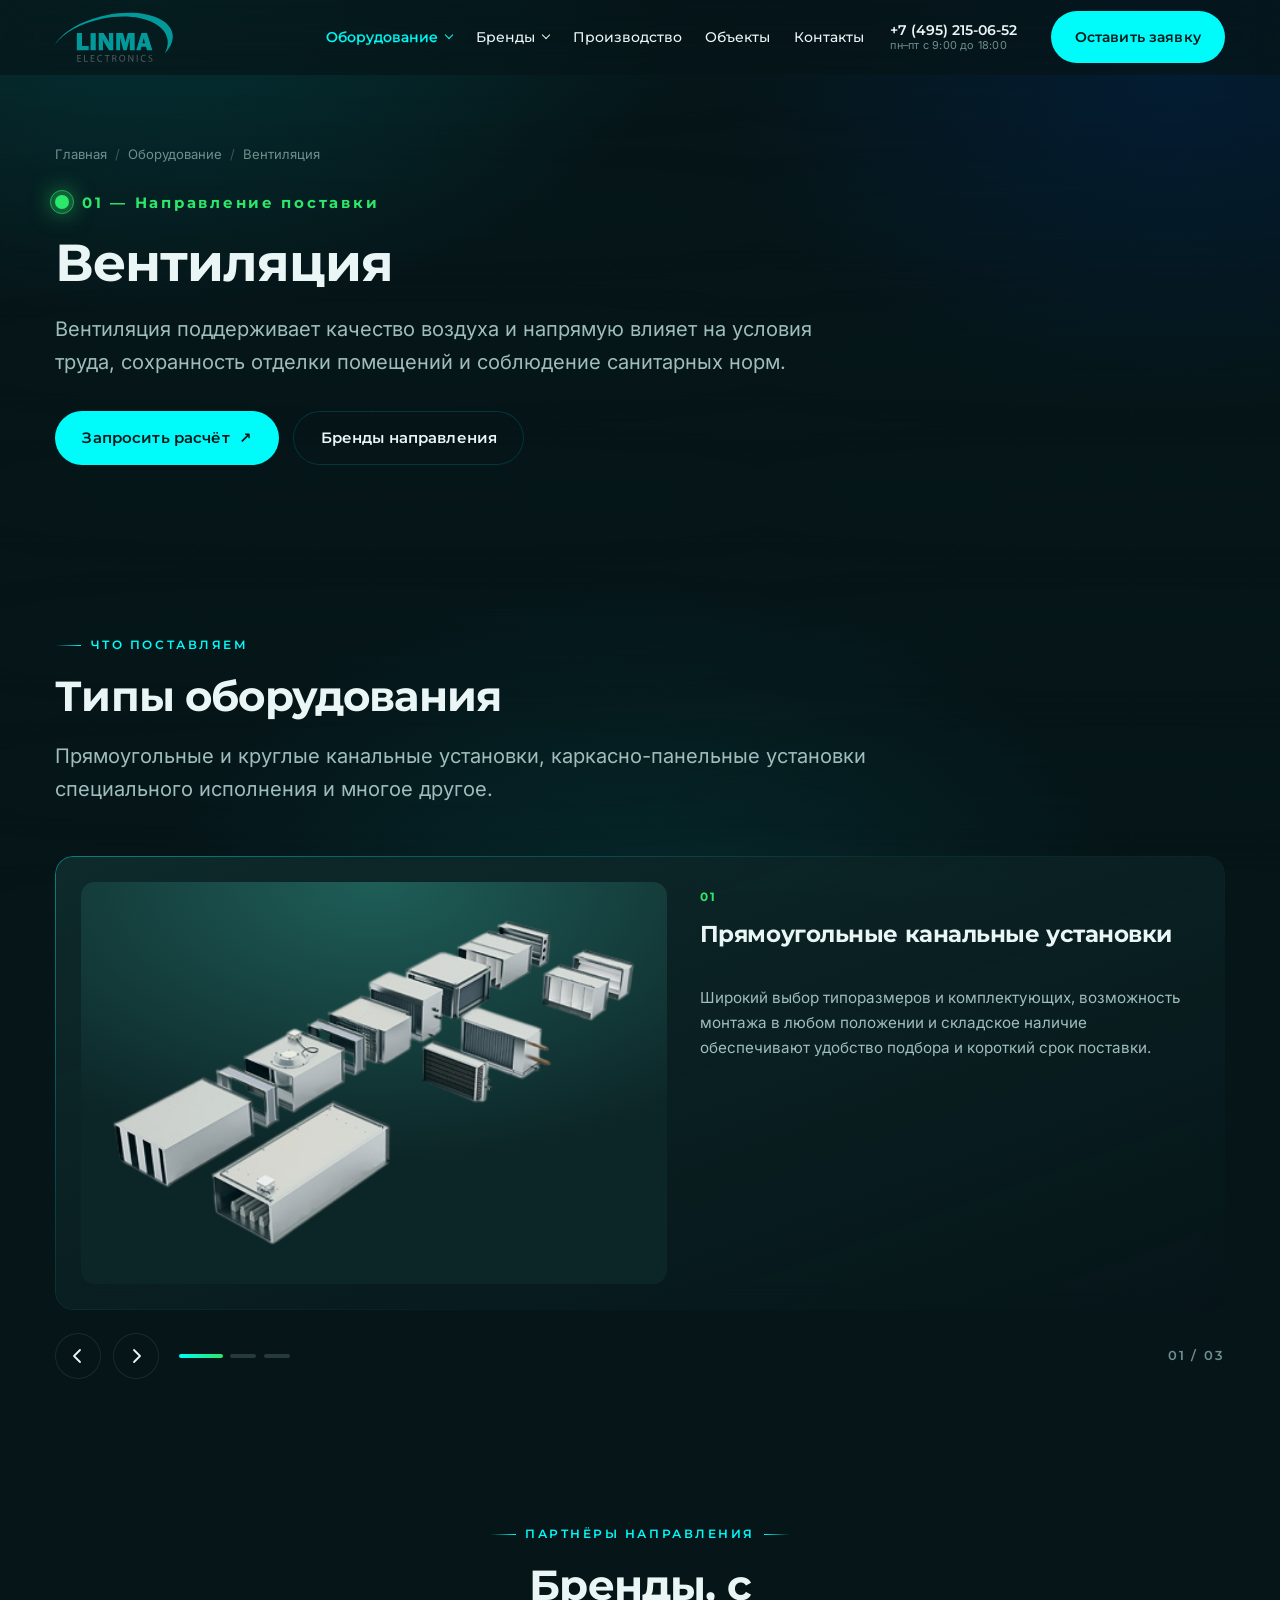
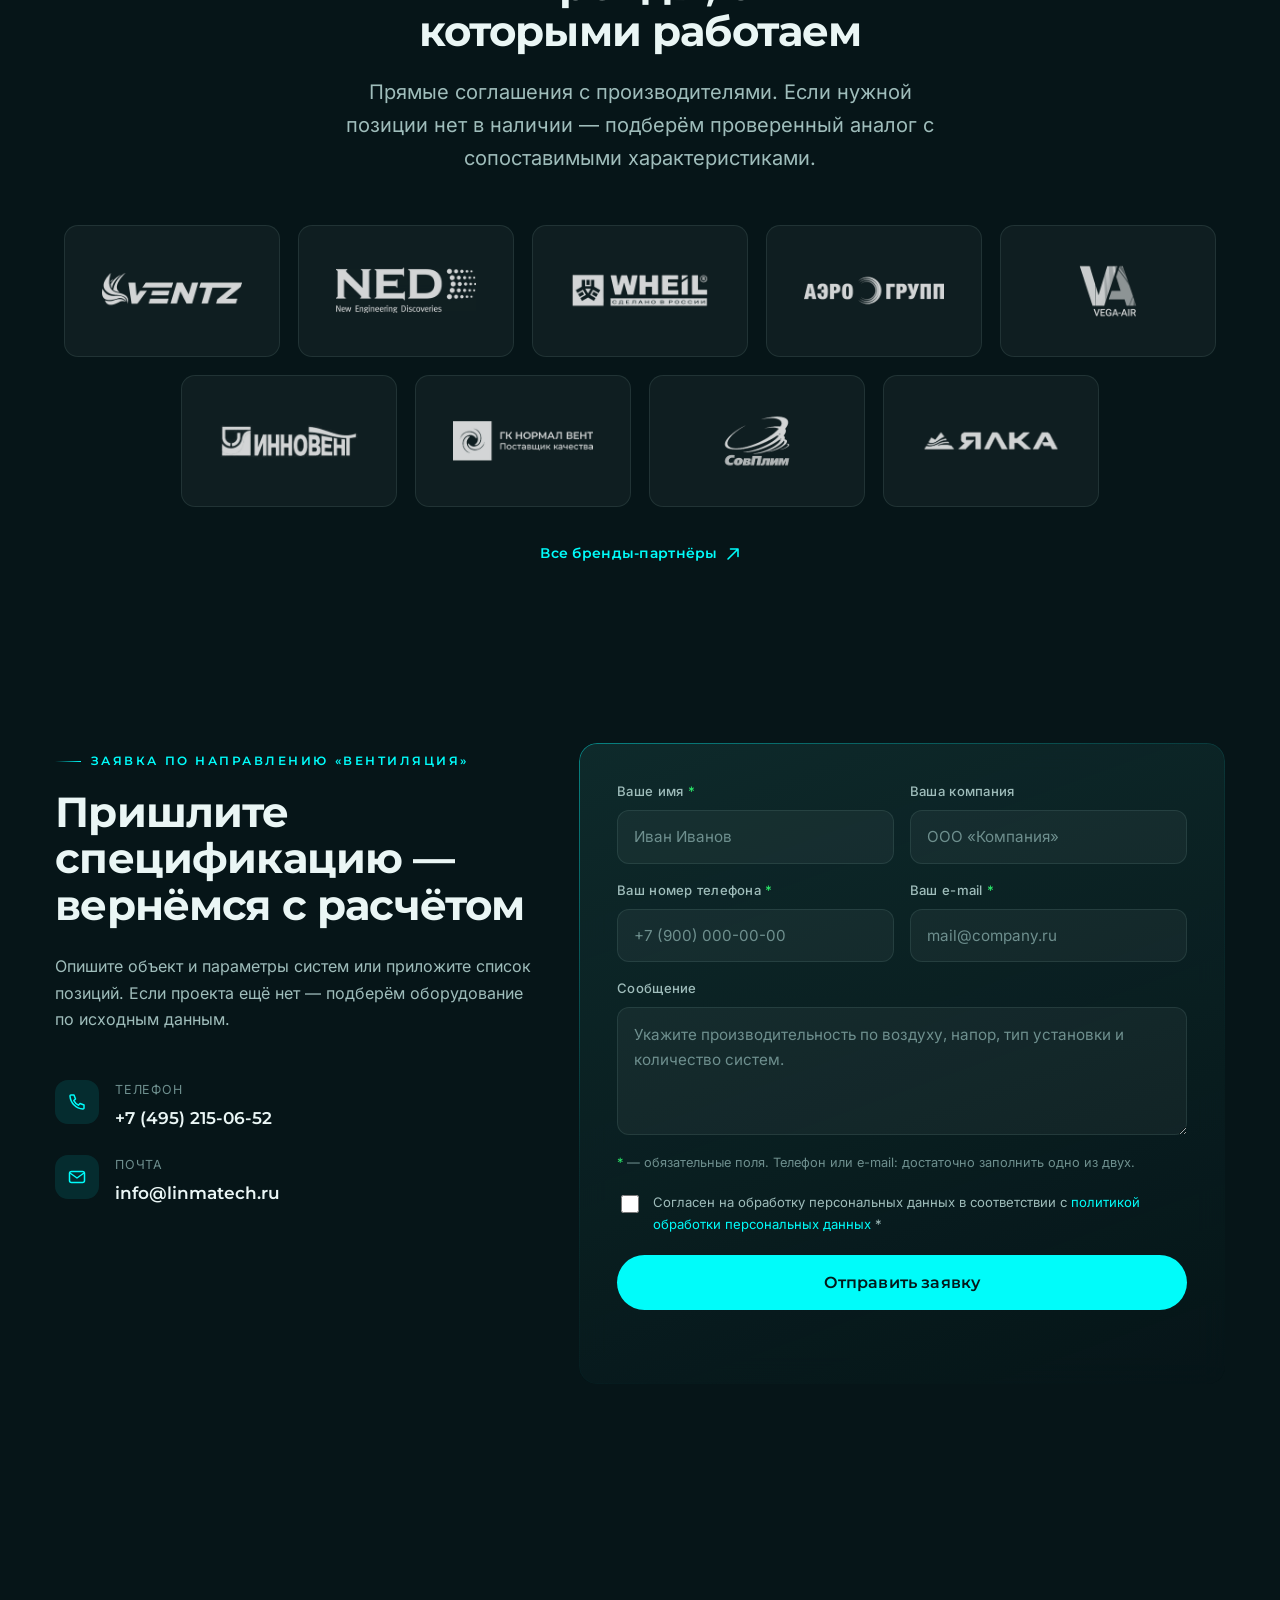
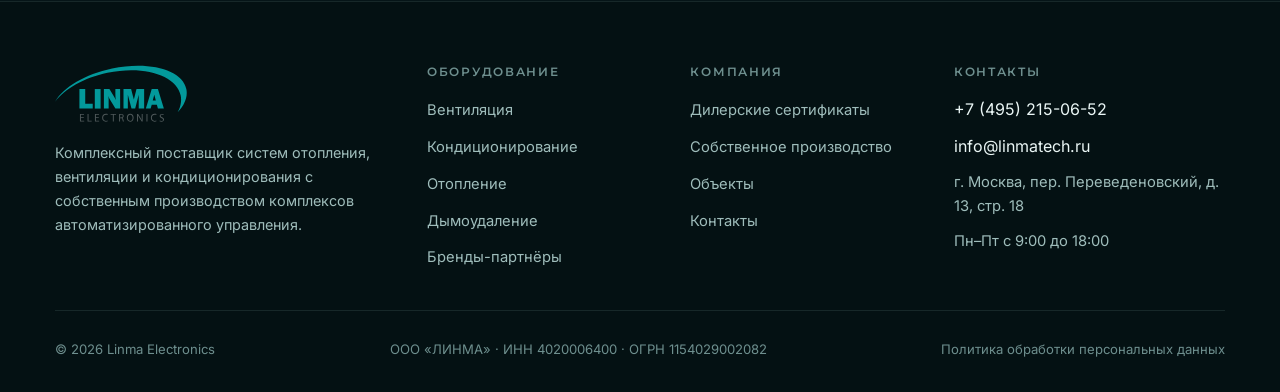
<file: ventilation.html>
<!DOCTYPE html>
<html lang="ru">
<head>
<meta charset="UTF-8">
<meta name="viewport" content="width=device-width, initial-scale=1">
<title>Вентиляция — поставка оборудования | Linma Electronics</title>
<meta name="description" content="Поставка приточно-вытяжного вентиляционного оборудования: прямоугольные и круглые канальные установки, каркасно-панельные установки специального исполнения. Подбор по проекту, поставка по всей России.">
<meta property="og:type" content="website">
<meta property="og:title" content="Вентиляция — Linma Electronics">
<meta property="og:description" content="Поставка приточно-вытяжного вентиляционного оборудования: прямоугольные и круглые канальные установки, каркасно-панельные установки специального исполнения. Подбор по проекту, поставка по всей России.">
<meta property="og:locale" content="ru_RU">
<link rel="canonical" href="https://linmatech.ru/ventilation.html">
<meta name="robots" content="index, follow, noimageindex, max-snippet:-1">
<meta name="theme-color" content="#061518">
<meta property="og:url" content="https://linmatech.ru/ventilation.html">
<meta property="og:site_name" content="Linma Electronics">
<meta name="twitter:card" content="summary">
<meta name="twitter:title" content="Вентиляция — Linma Electronics">
<meta name="twitter:description" content="Поставка приточно-вытяжного вентиляционного оборудования: прямоугольные и круглые канальные установки, каркасно-панельные установки специального исполнения. Подбор по проекту, поставка по всей России.">
<link rel="icon" href="assets/img/linma-logo.svg" type="image/svg+xml">
<link rel="icon" href="assets/img/favicon-32x32.png" sizes="32x32" type="image/png">
<link rel="apple-touch-icon" href="assets/img/favicon-180x180.png">
<!-- Шрифты лежат на самом сайте: при загрузке со сторонних серверов
     страница успевала отрисоваться системным шрифтом и меню прыгало
     на 67px, когда фирменный доезжал. -->
<link rel="stylesheet" href="assets/css/fonts.css">
<link rel="stylesheet" href="assets/css/main.css">
</head>
<body data-page="ventilation">

<a class="skip-link" href="#main">К основному содержимому</a>

<header class="site-header">
  <div class="container header-inner">
    <a class="logo" href="index.html" aria-label="Linma Electronics — на главную">
      <img src="assets/img/linma-logo.svg" alt="Linma Electronics" width="118" height="51">
    </a>

    <nav class="nav" id="nav" aria-label="Основная навигация">
      <ul class="nav-list">
        <li class="nav-item nav-item--has-menu" data-nav="equipment ventilation conditioning heating smoke">
          <a class="nav-link" href="equipment.html">Оборудование</a>
          <div class="submenu">
            <a href="ventilation.html"><span class="num">01</span> Вентиляция</a>
            <a href="conditioning.html"><span class="num">02</span> Кондиционирование</a>
            <a href="heating.html"><span class="num">03</span> Отопление</a>
            <a href="smoke.html"><span class="num">04</span> Дымоудаление</a>
          </div>
        </li>
        <li class="nav-item nav-item--has-menu" data-nav="brands certificates">
          <a class="nav-link" href="brands.html">Бренды</a>
          <div class="submenu">
            <a href="brands.html">Бренды-партнёры</a>
            <a href="certificates.html">Дилерские сертификаты</a>
          </div>
        </li>
        <li class="nav-item" data-nav="production"><a class="nav-link" href="production.html">Производство</a></li>
        <li class="nav-item" data-nav="projects"><a class="nav-link" href="projects.html">Объекты</a></li>
        <li class="nav-item" data-nav="contacts"><a class="nav-link" href="contacts.html">Контакты</a></li>
      </ul>
      <div class="nav-mobile-cta">
        <a class="btn btn--block" href="contacts.html#request">Оставить заявку</a>
        <span class="nav-mobile-phone">+7 (495) 215-06-52</span>
      </div>
    </nav>

    <div class="header-actions">
      <span class="header-phone">
        <span>+7 (495) 215-06-52</span>
        <small>пн–пт с&nbsp;9:00 до&nbsp;18:00</small>
      </span>
      <a class="btn" href="contacts.html#request">Оставить заявку</a>
      <button class="burger" type="button" aria-label="Открыть меню" aria-expanded="false" aria-controls="nav">
        <span></span><span></span><span></span>
      </button>
    </div>
  </div>
</header>

<main id="main">

  <section class="page-hero">
    <div class="container">
      <nav class="breadcrumbs" aria-label="Хлебные крошки">
        <ol>
          <li><a href="index.html">Главная</a></li>
          <li><a href="equipment.html">Оборудование</a></li>
          <li>Вентиляция</li>
        </ol>
      </nav>

      <p class="group-num" data-reveal><span class="dot" aria-hidden="true"></span> 01 — Направление поставки</p>
      <h1 data-reveal="60">Вентиляция</h1>
      <p class="lead" data-reveal="120">
        Вентиляция поддерживает качество воздуха и напрямую влияет на условия
        труда, сохранность отделки помещений и соблюдение санитарных норм.
      </p>

      <div class="hero-actions mt-md" data-reveal="180">
        <a class="btn" href="#request">Запросить расчёт <span class="arrow">↗</span></a>
        <a class="btn btn--ghost" href="brands.html">Бренды направления</a>
      </div>
    </div>
  </section>

  <section class="section section--tight">
    <div class="container">
      <div class="section-head section-head--list" data-reveal>
        <p class="eyebrow">Что поставляем</p>
        <h2>Типы оборудования</h2>
        <p>Прямоугольные и круглые канальные установки, каркасно-панельные установки специального исполнения и многое другое.</p>
      </div>

      <div class="slider" data-slider role="group" aria-roledescription="Карусель" aria-label="Типы оборудования" data-reveal>
        <div class="card slider-viewport">
          <div class="slider-track">
          <article class="slide">
            <div class="slide-media slide-media--product">
              <img src="assets/img/equipment/vent-rect.png" alt="Прямоугольные канальные установки" loading="lazy">
            </div>
            <div class="slide-body">
              <span class="slide-num">01</span>
              <h3>Прямоугольные канальные установки</h3>
              <p>Широкий выбор типоразмеров и комплектующих, возможность монтажа в любом положении и складское наличие обеспечивают удобство подбора и короткий срок поставки.</p>
            </div>
          </article>
          <article class="slide">
            <div class="slide-media slide-media--product">
              <img src="assets/img/equipment/vent-round.png" alt="Круглые канальные установки" loading="lazy">
            </div>
            <div class="slide-body">
              <span class="slide-num">02</span>
              <h3>Круглые канальные установки</h3>
              <p>Малые габариты и низкий уровень шума не ограничивают выбор места монтажа: за подвесным потолком, в технической нише или непосредственно в обслуживаемом помещении.</p>
            </div>
          </article>
          <article class="slide">
            <div class="slide-media slide-media--product">
              <img src="assets/img/equipment/vent-panel.png" alt="Каркасно-панельные установки" loading="lazy">
            </div>
            <div class="slide-body">
              <span class="slide-num">03</span>
              <h3>Каркасно-панельные установки</h3>
              <p>Широкая линейка вентиляционного оборудования для помещений любого назначения — от производственных цехов до спортивных залов и складов.</p>
            </div>
          </article>
          </div>
        </div>

        <div class="slider-controls">
          <button class="slider-btn" type="button" data-slider-prev aria-label="Предыдущий тип оборудования"><svg width="18" height="18" viewBox="0 0 18 18" fill="none" aria-hidden="true"><path d="M11 3 5 9l6 6" stroke="currentColor" stroke-width="1.8" stroke-linecap="round" stroke-linejoin="round"/></svg></button>
          <button class="slider-btn" type="button" data-slider-next aria-label="Следующий тип оборудования"><svg width="18" height="18" viewBox="0 0 18 18" fill="none" aria-hidden="true"><path d="m7 3 6 6-6 6" stroke="currentColor" stroke-width="1.8" stroke-linecap="round" stroke-linejoin="round"/></svg></button>
          <div class="slider-dots" data-slider-dots></div>
          <span class="slider-counter" data-slider-counter aria-live="polite"></span>
        </div>
      </div>
    </div>
  </section>

  <section class="section section--tight" data-group-brands-section>
    <div class="container">
      <div class="section-head section-head--center" data-reveal>
        <p class="eyebrow">Партнёры направления</p>
        <h2>Бренды, с которыми работаем</h2>
        <p>Прямые соглашения с производителями. Если нужной позиции нет в наличии — подберём проверенный аналог с сопоставимыми характеристиками.</p>
      </div>

      <div class="brands-grid" data-group-brands="ventilation" data-reveal></div>

      <div class="mt-md" style="text-align:center;" data-reveal>
        <a class="link-arrow" href="brands.html">Все бренды-партнёры <svg width="14" height="14" viewBox="0 0 14 14" fill="none" aria-hidden="true"><path d="M2 12L12 2M12 2H4.5M12 2v7.5" stroke="currentColor" stroke-width="1.6" stroke-linecap="round" stroke-linejoin="round"/></svg></a>
      </div>
    </div>
  </section>

  <section class="section" id="request">
    <div class="container">
      <div class="form-layout">
        <div data-reveal>
          <p class="eyebrow">Заявка по направлению «Вентиляция»</p>
          <h2 style="font-size:var(--fs-h2);">Пришлите спецификацию — вернёмся с расчётом</h2>
          <p class="text-muted">
            Опишите объект и параметры систем или приложите список позиций.
            Если проекта ещё нет — подберём оборудование по исходным данным.
          </p>

          <div class="contact-list mt-lg">
            <span class="contact-item">
              <span class="contact-icon" aria-hidden="true">
                <svg width="20" height="20" viewBox="0 0 20 20" fill="none"><path d="M4 3h3l1.5 4L6.8 8.6a11 11 0 0 0 4.6 4.6L13 11.5l4 1.5v3a1 1 0 0 1-1.1 1A14 14 0 0 1 3 4.1 1 1 0 0 1 4 3Z" stroke="currentColor" stroke-width="1.5" stroke-linejoin="round"/></svg>
              </span>
              <span>
                <span class="label">Телефон</span>
                <span class="value">+7 (495) 215-06-52</span>
              </span>
            </span>

            <span class="contact-item">
              <span class="contact-icon" aria-hidden="true">
                <svg width="20" height="20" viewBox="0 0 20 20" fill="none"><rect x="2.5" y="4.5" width="15" height="11" rx="2" stroke="currentColor" stroke-width="1.5"/><path d="m3 6 7 5 7-5" stroke="currentColor" stroke-width="1.5" stroke-linejoin="round"/></svg>
              </span>
              <span>
                <span class="label">Почта</span>
                <span class="value">info@linmatech.ru</span>
              </span>
            </span>
          </div>
        </div>

        <form class="card form-card" data-request-form novalidate data-reveal="120">
          <div class="form-grid">
            <div class="field">
              <label for="f-name">Ваше имя <span class="req">*</span></label>
              <input type="text" id="f-name" name="name" placeholder="Иван Иванов" autocomplete="name" required>
              <span class="field-error">Укажите, как к вам обращаться</span>
            </div>

            <div class="field">
              <label for="f-company">Ваша компания</label>
              <input type="text" id="f-company" name="company" placeholder="ООО «Компания»" autocomplete="organization">
              <span class="field-error"></span>
            </div>

            <div class="field">
              <label for="f-phone">Ваш номер телефона <span class="req">*</span></label>
              <input type="tel" id="f-phone" name="phone" placeholder="+7 (900) 000-00-00" autocomplete="tel">
              <span class="field-error"></span>
            </div>

            <div class="field">
              <label for="f-email">Ваш e-mail <span class="req">*</span></label>
              <input type="email" id="f-email" name="email" placeholder="mail@company.ru" autocomplete="email">
              <span class="field-error"></span>
            </div>

            <div class="field field--full">
              <label for="f-message">Сообщение</label>
              <textarea id="f-message" name="message" placeholder="Укажите производительность по воздуху, напор, тип установки и количество систем."></textarea>
              <span class="field-error"></span>
            </div>
          </div>

          <p class="hp-field" aria-hidden="true">
            <label for="f-website">Не заполняйте это поле</label>
            <input type="text" id="f-website" name="website" tabindex="-1" autocomplete="off">
          </p>

          <input type="hidden" name="topic" value="Вентиляция">

          <!-- Пояснение к звёздочкам: телефон и e-mail помечены оба, но достаточно
               одного из двух — так это и проверяется при отправке. -->
          <p class="form-note"><span class="req">*</span> — обязательные поля. Телефон или e-mail: достаточно заполнить одно из двух.</p>

          <label class="consent">
            <input type="checkbox" name="consent" value="1" required>
            <span>Согласен на обработку персональных данных в соответствии с <a href="privacy.html">политикой обработки персональных данных</a> <span class="req">*</span></span>
          </label>

          <button class="btn btn--lg btn--block" type="submit">Отправить заявку</button>
          <p class="form-status" role="status" aria-live="polite"></p>
        </form>
      </div>
    </div>
  </section>

</main>

<footer class="site-footer">
  <div class="container">
    <div class="footer-grid">
      <div class="footer-brand">
        <img src="assets/img/linma-logo.svg" alt="Linma Electronics" width="132" height="57">
        <p>Комплексный поставщик систем отопления, вентиляции и кондиционирования с собственным производством комплексов автоматизированного управления.</p>
      </div>

      <div class="footer-col">
        <h4>Оборудование</h4>
        <ul>
          <li><a href="ventilation.html">Вентиляция</a></li>
          <li><a href="conditioning.html">Кондиционирование</a></li>
          <li><a href="heating.html">Отопление</a></li>
          <li><a href="smoke.html">Дымоудаление</a></li>
          <li><a href="brands.html">Бренды-партнёры</a></li>
        </ul>
      </div>

      <div class="footer-col">
        <h4>Компания</h4>
        <ul>
          <li><a href="certificates.html">Дилерские сертификаты</a></li>
          <li><a href="production.html">Собственное производство</a></li>
          <li><a href="projects.html">Объекты</a></li>
          <li><a href="contacts.html">Контакты</a></li>
        </ul>
      </div>

      <div class="footer-col">
        <h4>Контакты</h4>
        <ul>
          <li><span>+7 (495) 215-06-52</span></li>
          <li><span>info@linmatech.ru</span></li>
          <li class="text-muted" style="font-size:.92rem;">г. Москва, пер. Переведеновский, д. 13, стр. 18</li>
          <li class="text-muted" style="font-size:.92rem;">Пн–Пт с&nbsp;9:00 до&nbsp;18:00</li>
        </ul>
      </div>
    </div>

    <div class="footer-bottom">
      <span>© <span data-year>2026</span> Linma Electronics</span>
      <span>ООО «ЛИНМА» · ИНН 4020006400 · ОГРН 1154029002082</span>
      <a href="privacy.html">Политика обработки персональных данных</a>
    </div>
  </div>
</footer>

<script src="assets/js/brands.js"></script>
<script src="assets/js/main.js" defer></script>
</body>
</html>
</file>
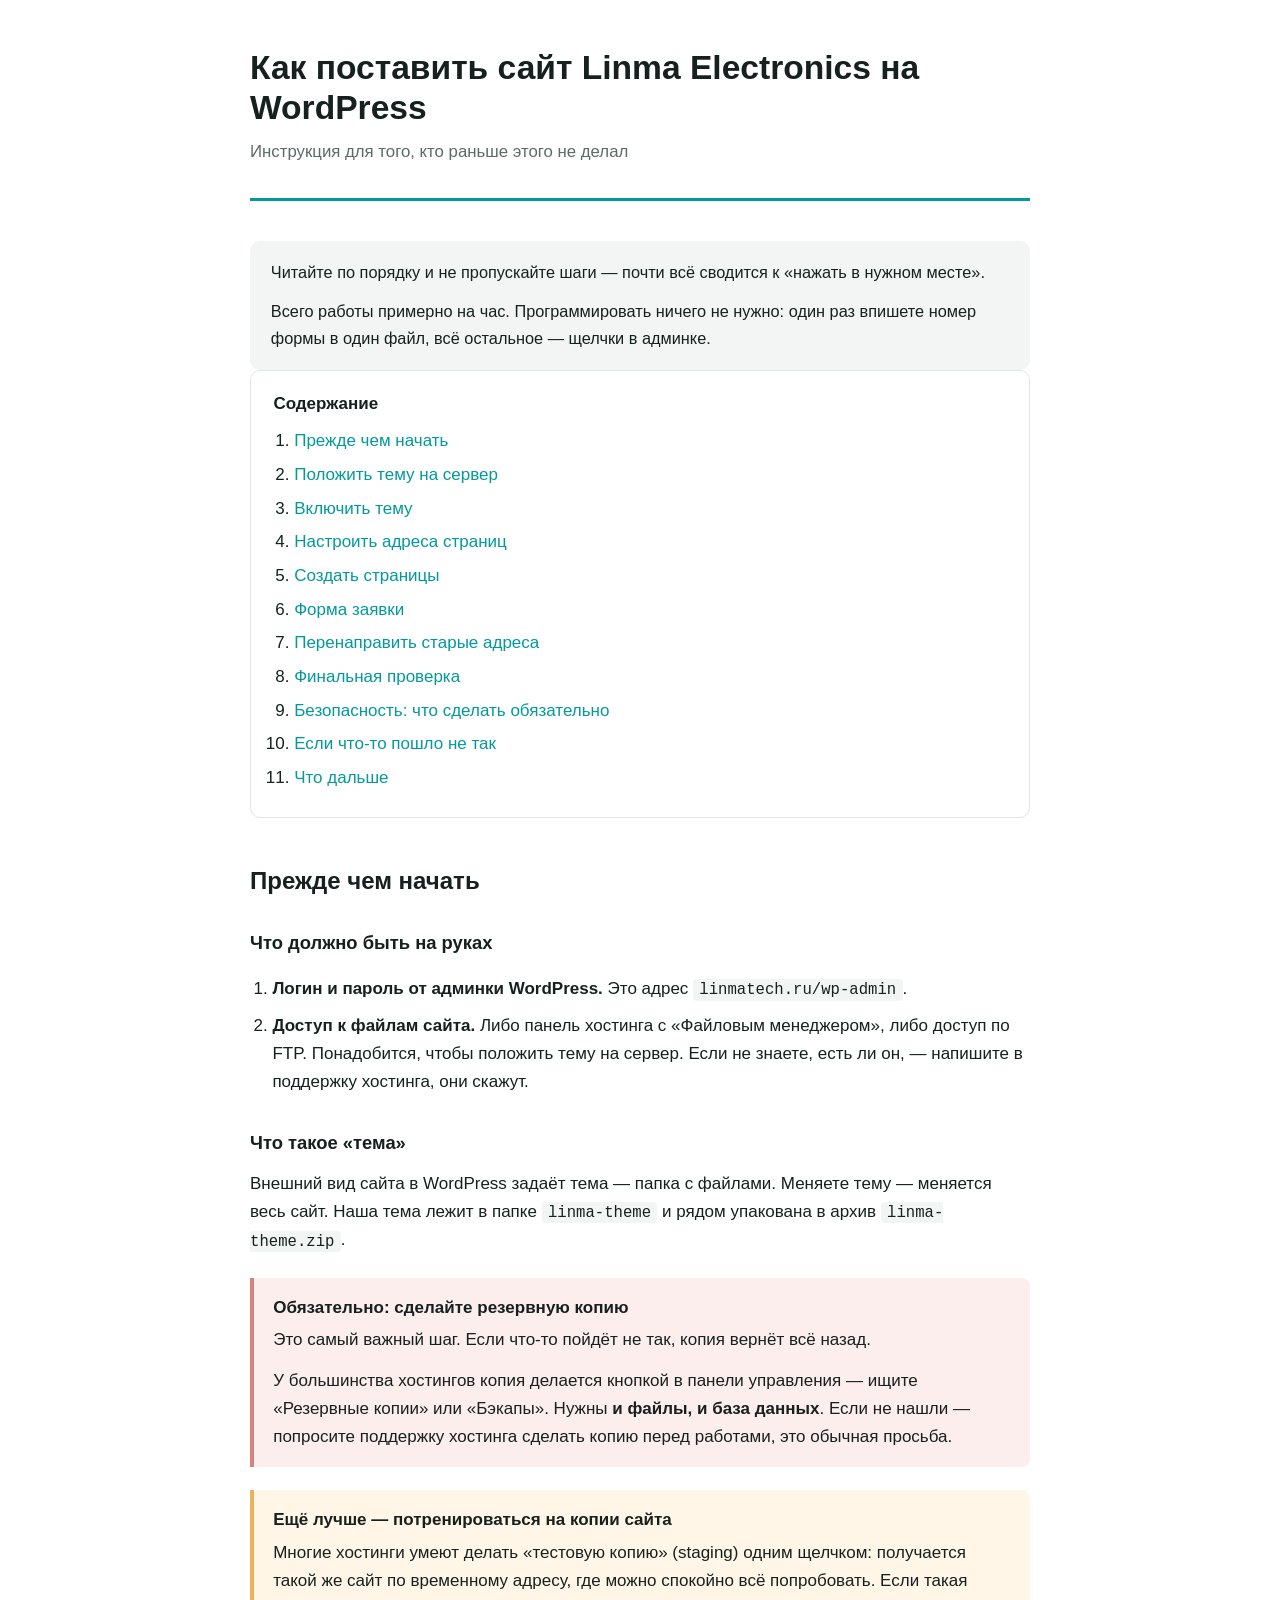
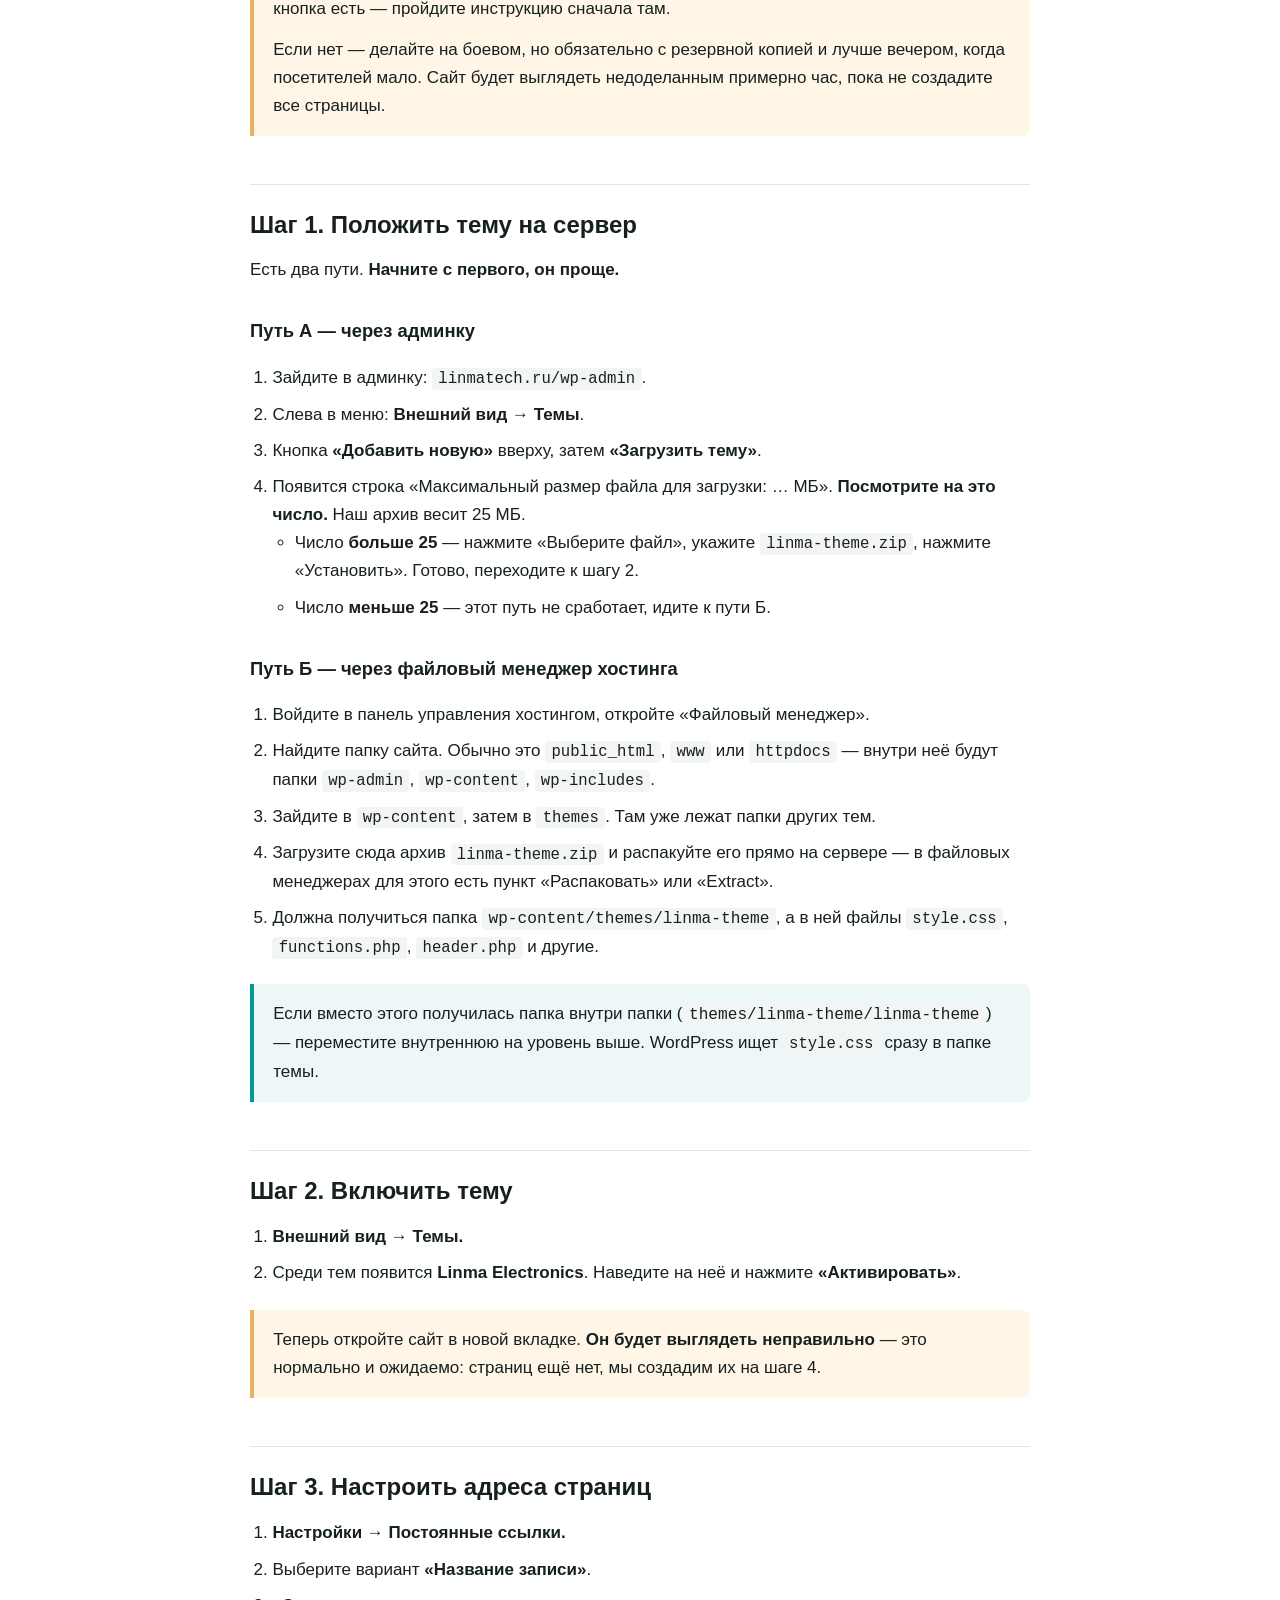
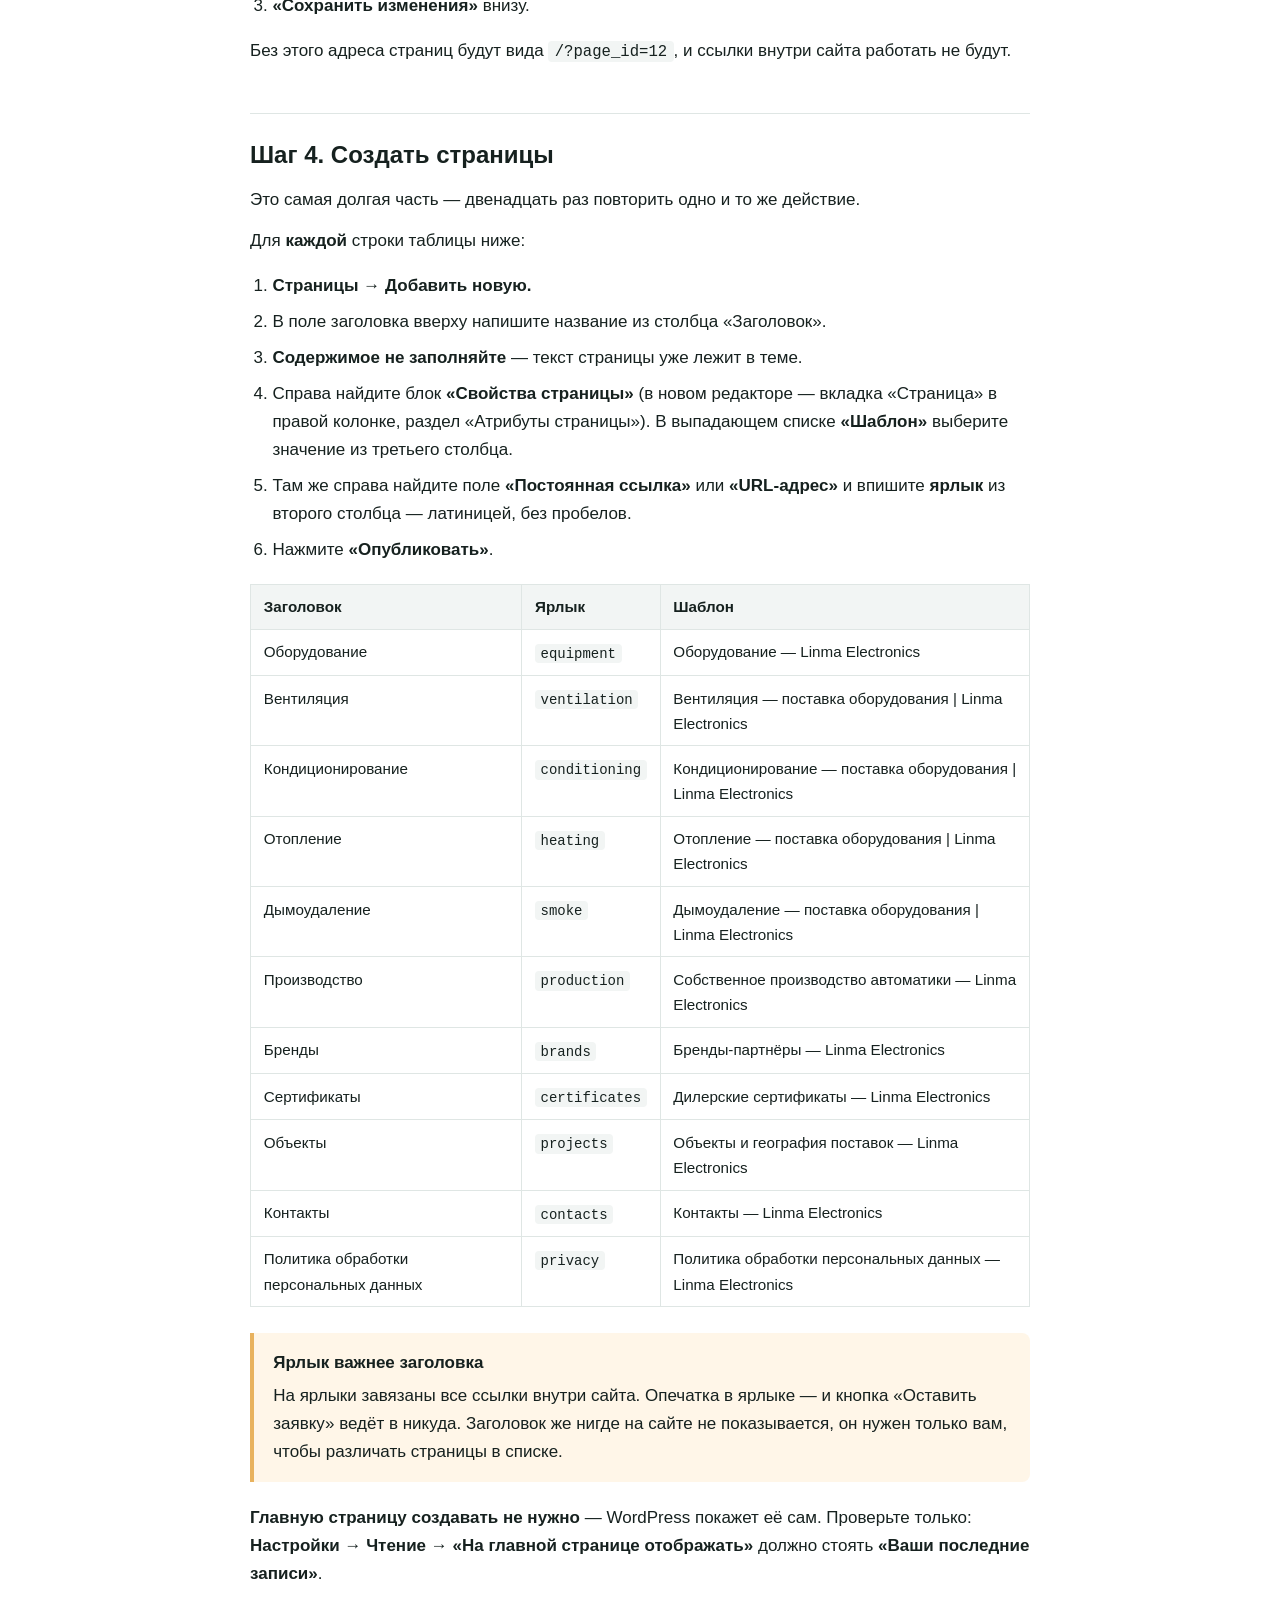
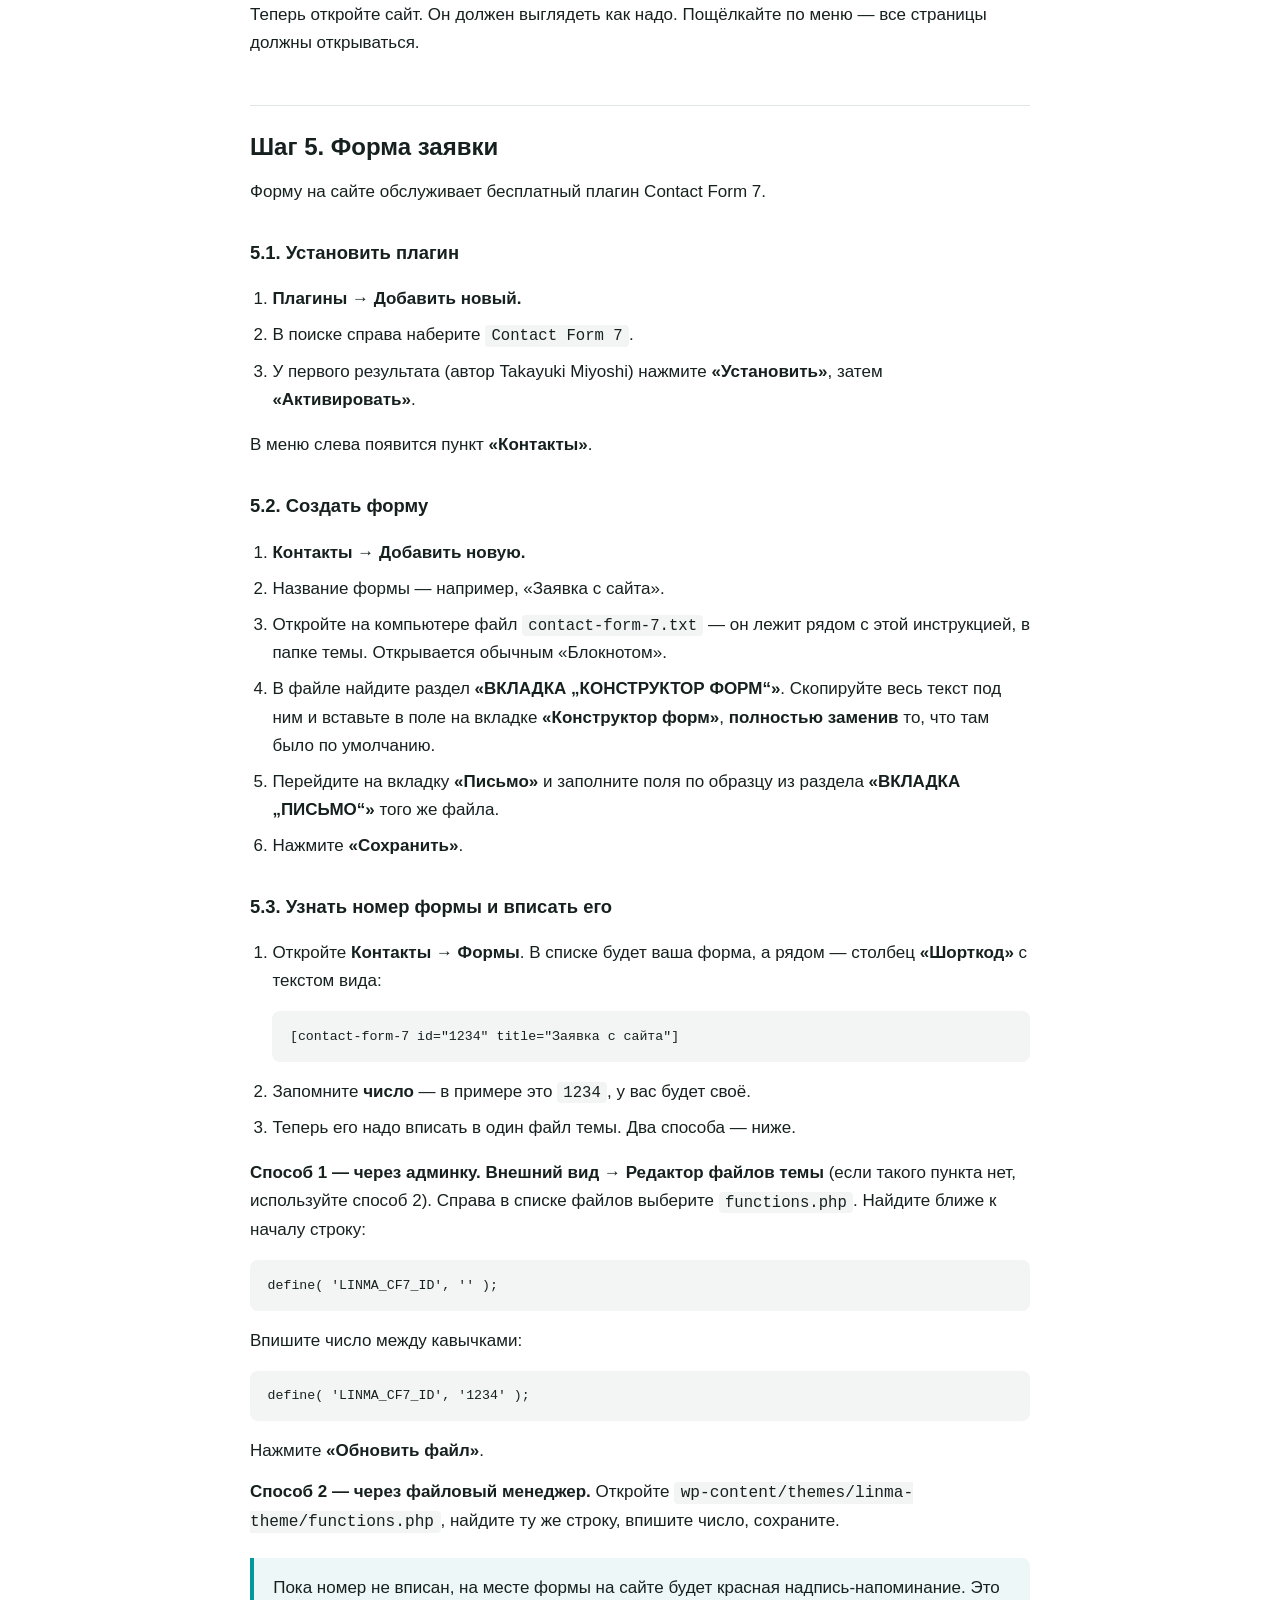
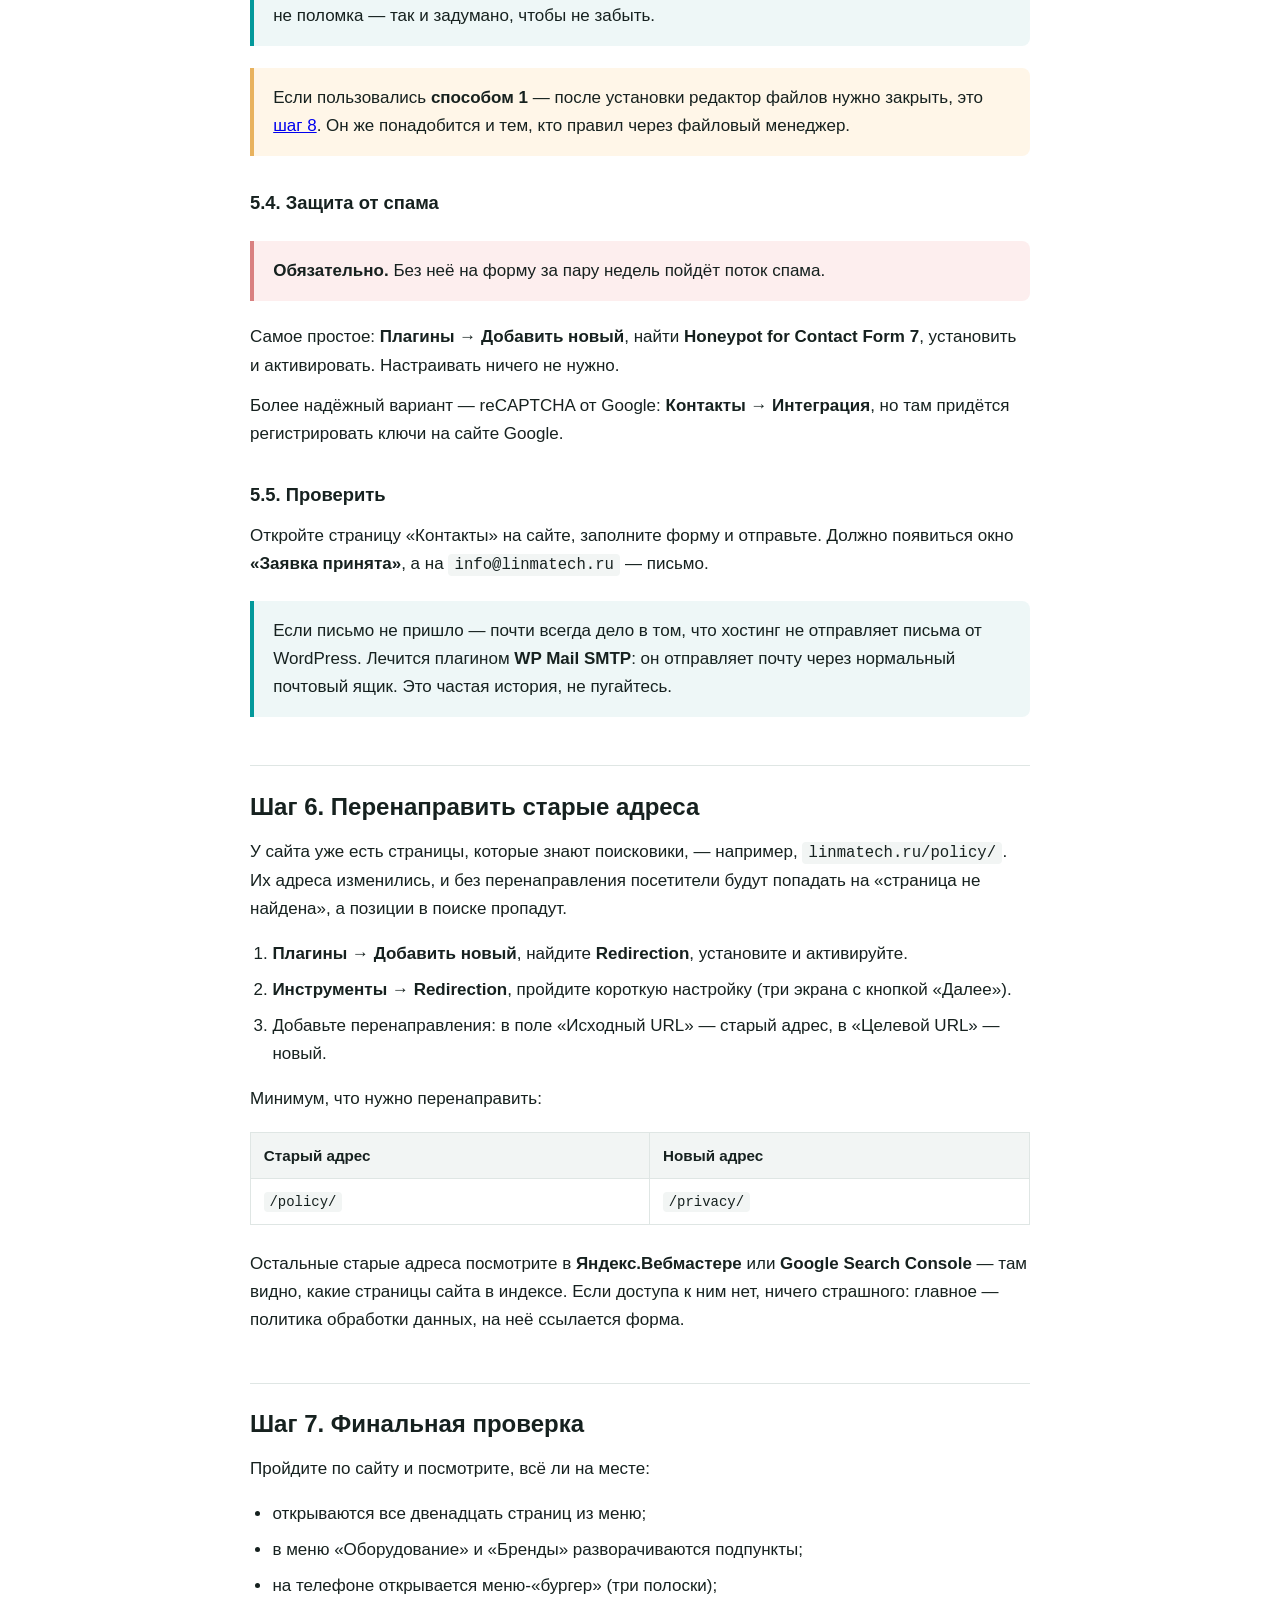
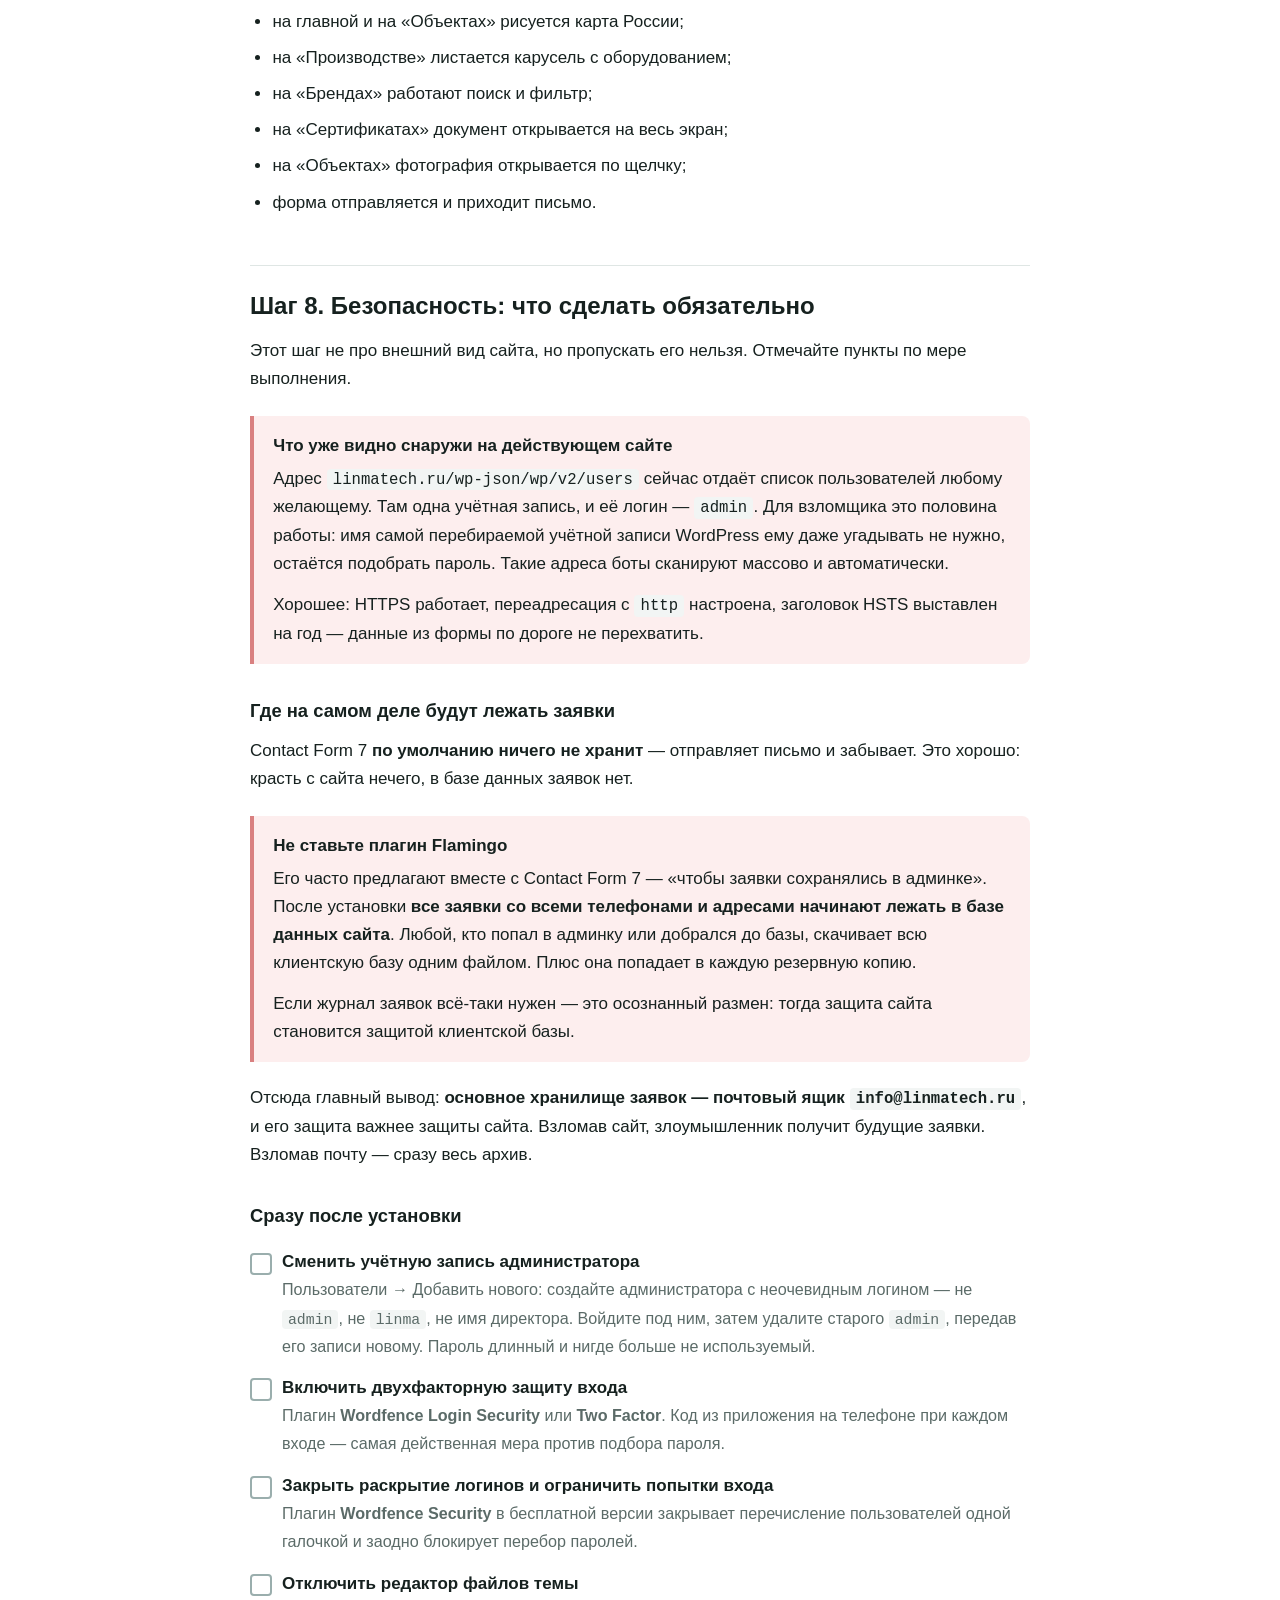
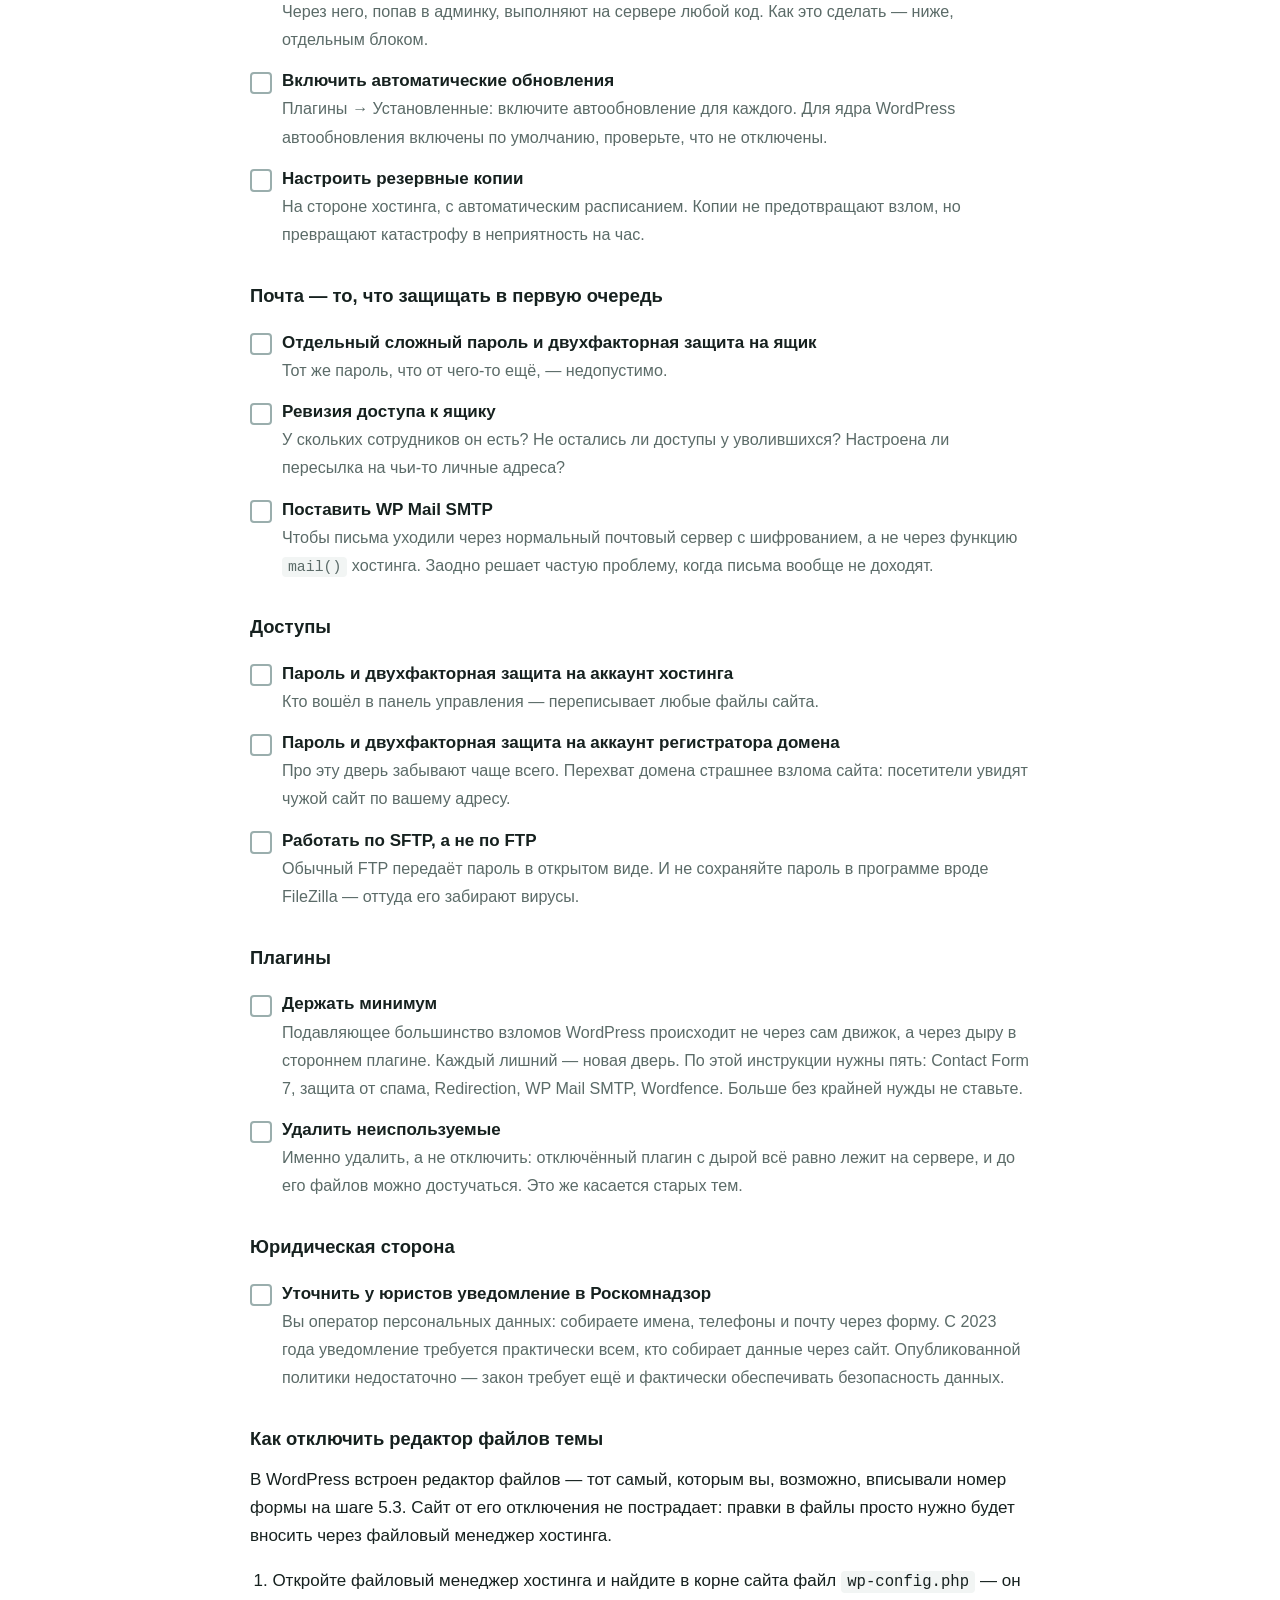
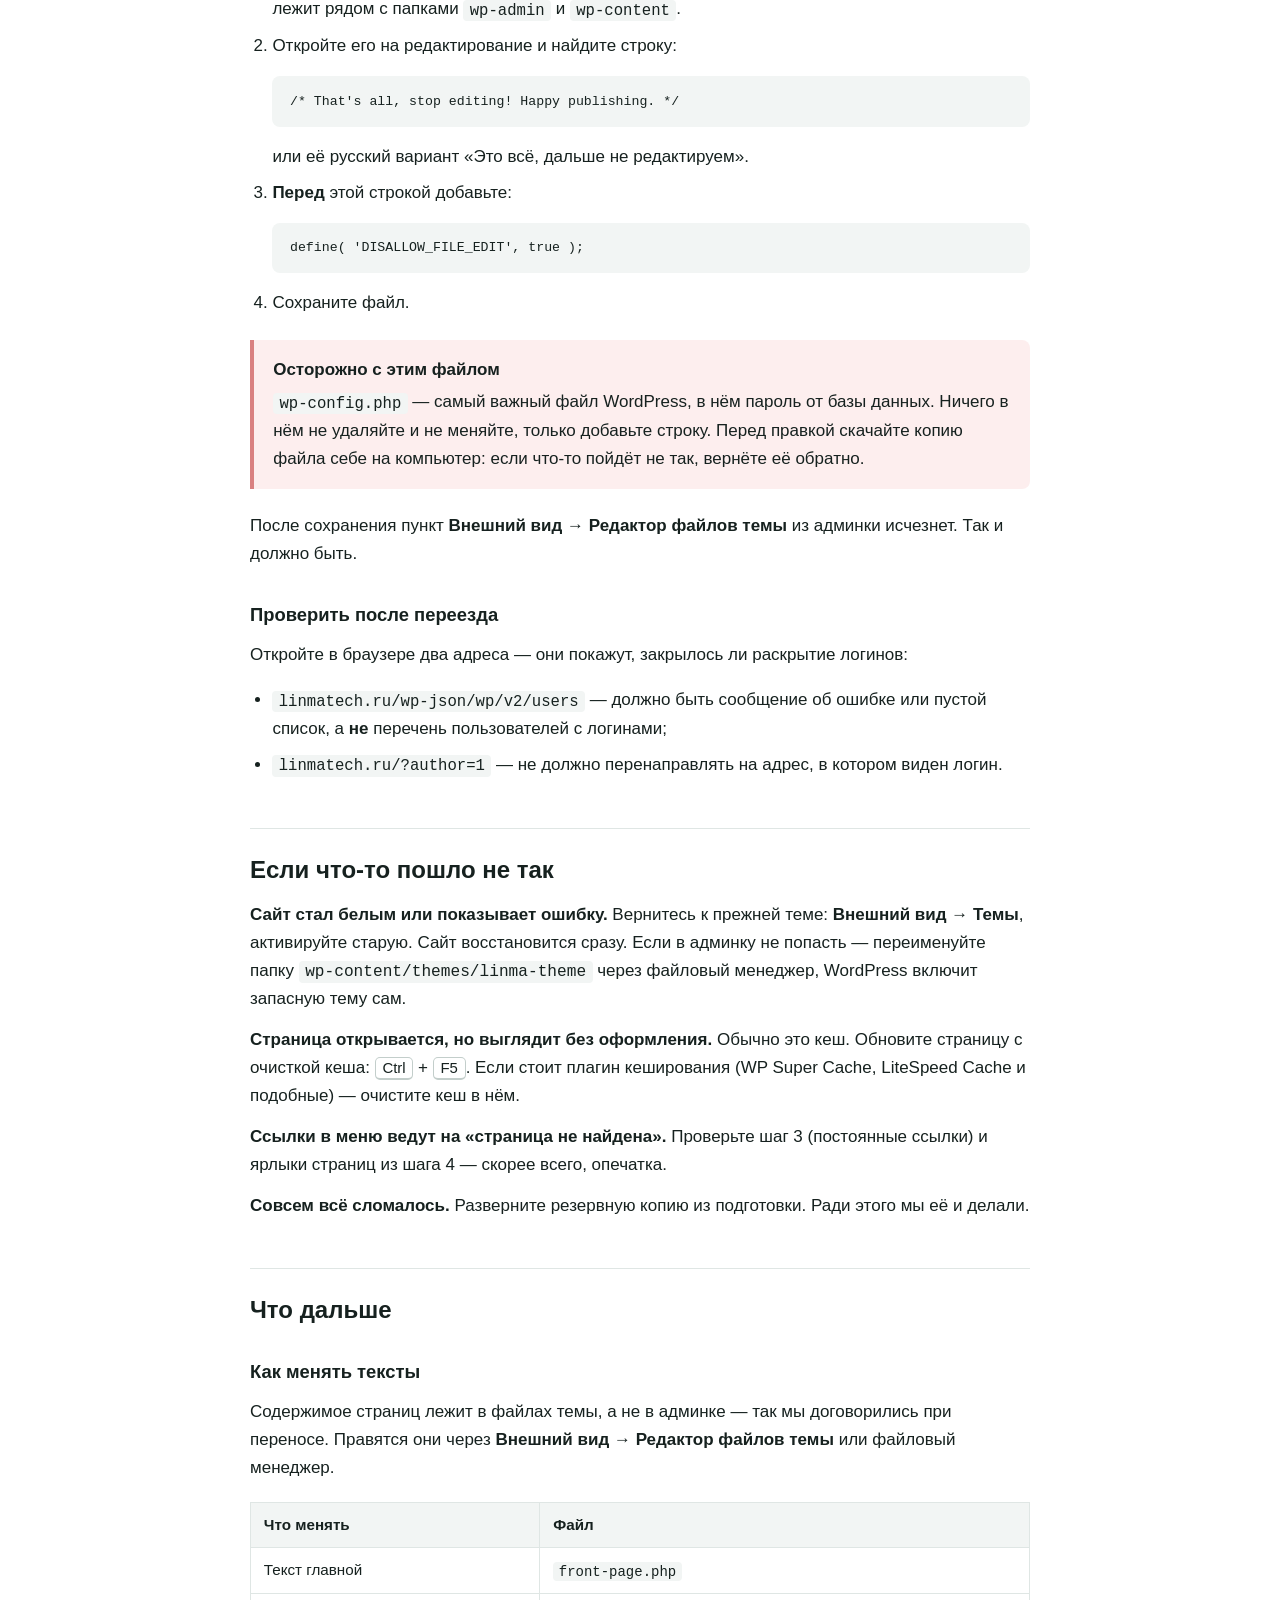
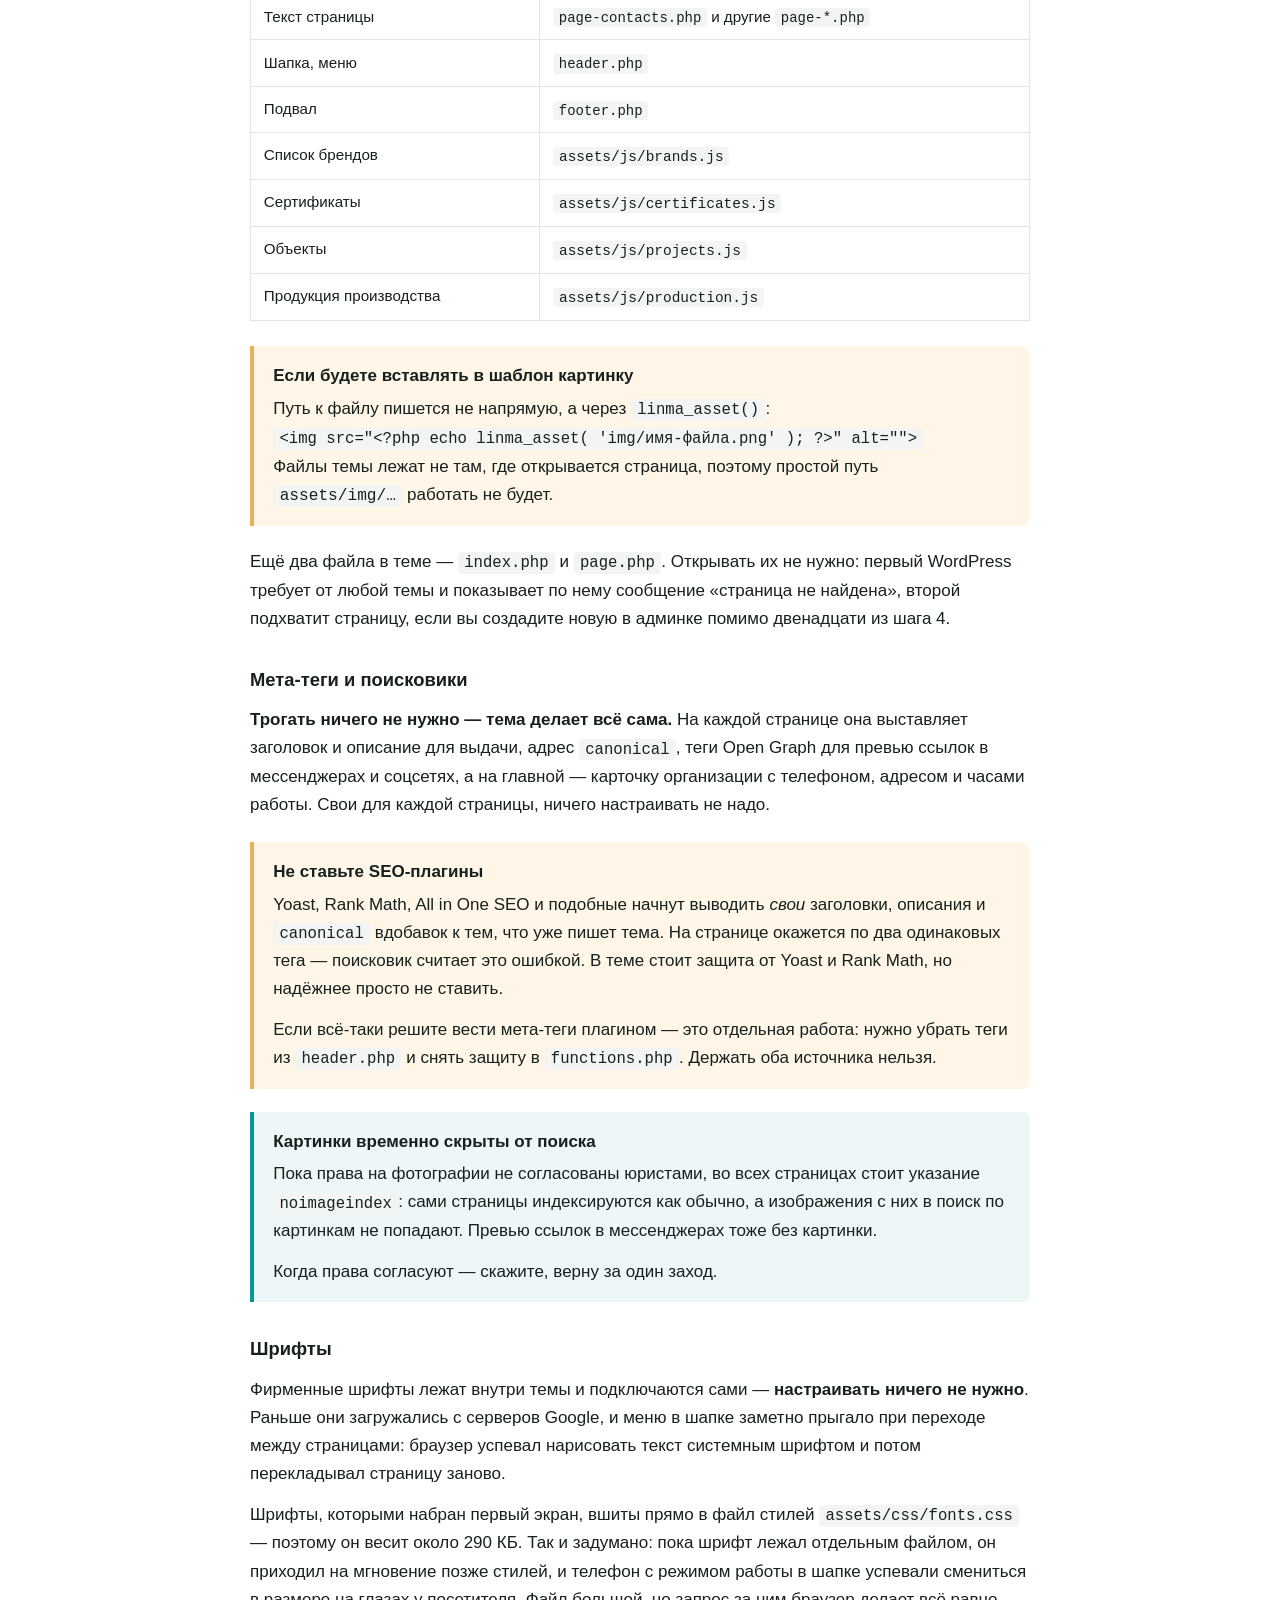
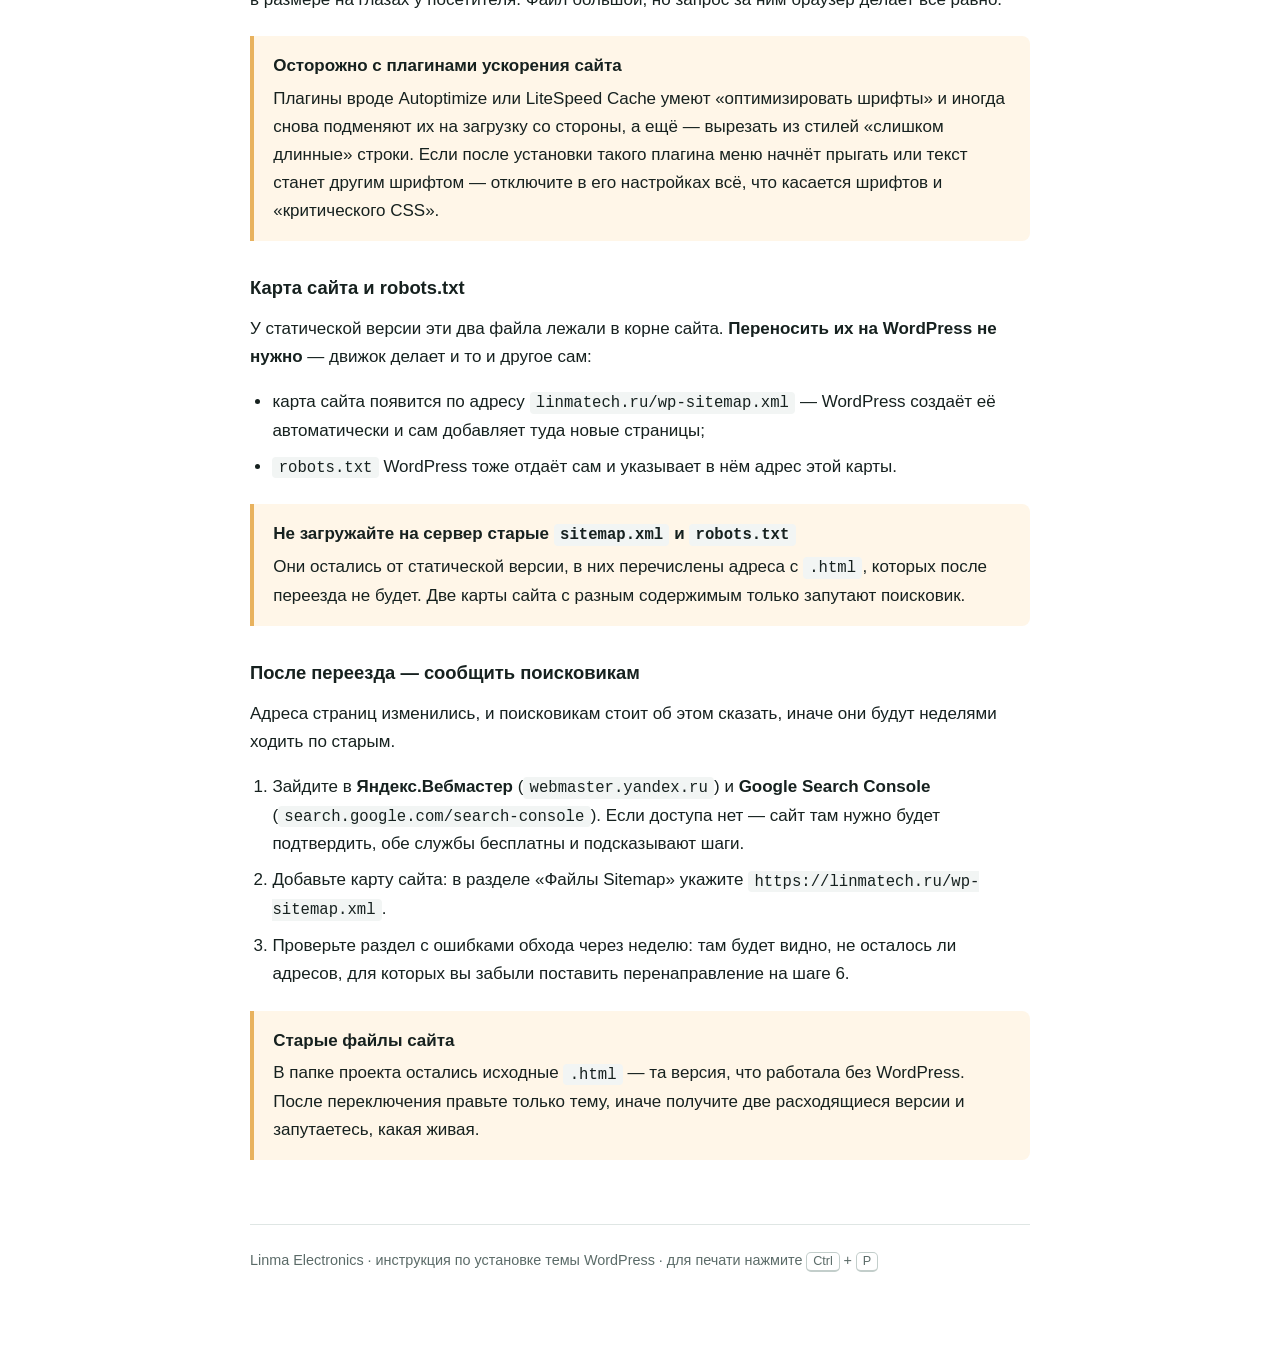
<file: Инструкция по установке WordPress.html>
<!DOCTYPE html>
<html lang="ru">
<head>
<meta charset="UTF-8">
<meta name="viewport" content="width=device-width, initial-scale=1">
<title>Как поставить сайт Linma Electronics на WordPress</title>
<style>
  :root {
    --ink: #16211f;
    --muted: #5b6b68;
    --line: #dfe6e4;
    --accent: #03999B;
    --warn-bg: #fff6e8;
    --warn-line: #e8b25e;
    --stop-bg: #fdeeee;
    --stop-line: #d98080;
    --code-bg: #f2f5f4;
  }
  * { box-sizing: border-box; }
  body {
    margin: 0;
    padding: 0 1.25rem 6rem;
    background: #fff;
    color: var(--ink);
    font: 17px/1.65 -apple-system, "Segoe UI", Roboto, Arial, sans-serif;
  }
  .wrap { max-width: 780px; margin: 0 auto; }

  header.top {
    padding: 3rem 0 2rem;
    border-bottom: 3px solid var(--accent);
    margin-bottom: 2.5rem;
  }
  header.top h1 { margin: 0 0 .6rem; font-size: 2.1rem; line-height: 1.2; }
  header.top p { margin: 0; color: var(--muted); font-size: 1.05rem; }

  h2 {
    margin: 3rem 0 1rem;
    padding-top: 1.6rem;
    border-top: 1px solid var(--line);
    font-size: 1.5rem;
    line-height: 1.25;
  }
  h2:first-of-type { border-top: 0; padding-top: 0; }
  h3 { margin: 2rem 0 .7rem; font-size: 1.15rem; }
  p, li { margin: 0 0 .8rem; }
  ul, ol { padding-left: 1.4rem; }
  li { margin-bottom: .5rem; }
  strong { font-weight: 600; }

  code {
    padding: .12em .4em;
    border-radius: 4px;
    background: var(--code-bg);
    font-family: Consolas, "Courier New", monospace;
    font-size: .92em;
    word-break: break-word;
  }
  pre {
    margin: 1rem 0;
    padding: .9rem 1.1rem;
    overflow-x: auto;
    border-radius: 8px;
    background: var(--code-bg);
    font-family: Consolas, "Courier New", monospace;
    font-size: .9rem;
    line-height: 1.5;
  }
  pre code { padding: 0; background: none; }

  table {
    width: 100%;
    margin: 1.2rem 0 1.6rem;
    border-collapse: collapse;
    font-size: .95rem;
  }
  th, td {
    padding: .6rem .8rem;
    border: 1px solid var(--line);
    text-align: left;
    vertical-align: top;
  }
  th { background: var(--code-bg); font-weight: 600; }
  td code { white-space: nowrap; }

  .note, .warn, .stop {
    margin: 1.4rem 0;
    padding: 1rem 1.2rem;
    border-left: 4px solid var(--accent);
    border-radius: 0 8px 8px 0;
    background: #eef7f7;
  }
  .warn { border-left-color: var(--warn-line); background: var(--warn-bg); }
  .stop { border-left-color: var(--stop-line); background: var(--stop-bg); }
  .note :last-child, .warn :last-child, .stop :last-child { margin-bottom: 0; }
  .note b, .warn b, .stop b { display: block; margin-bottom: .3rem; }

  .lead {
    padding: 1.1rem 1.3rem;
    border-radius: 10px;
    background: var(--code-bg);
    font-size: 1.02rem;
  }
  .lead :last-child { margin-bottom: 0; }

  nav.toc {
    margin: 0 0 3rem;
    padding: 1.2rem 1.4rem;
    border: 1px solid var(--line);
    border-radius: 10px;
  }
  nav.toc p { margin: 0 0 .6rem; font-weight: 600; }
  nav.toc ol { margin: 0; padding-left: 1.3rem; }
  nav.toc li { margin-bottom: .35rem; }
  nav.toc a { color: var(--accent); text-decoration: none; }
  nav.toc a:hover { text-decoration: underline; }

  ul.check { list-style: none; padding-left: 0; }
  ul.check li {
    position: relative;
    margin-bottom: .85rem;
    padding-left: 2rem;
  }
  ul.check li::before {
    content: "";
    position: absolute;
    left: 0; top: .25em;
    width: 1.15rem; height: 1.15rem;
    border: 2px solid #9aaead;
    border-radius: 4px;
    background: #fff;
  }
  ul.check li b { display: block; }
  ul.check li span { color: var(--muted); font-size: .95em; }

  kbd {
    padding: .1em .45em;
    border: 1px solid #c3cecb;
    border-bottom-width: 2px;
    border-radius: 5px;
    background: #fff;
    font-family: inherit;
    font-size: .88em;
    white-space: nowrap;
  }
  .path { font-size: .95em; }

  footer.bottom {
    margin-top: 4rem;
    padding-top: 1.5rem;
    border-top: 1px solid var(--line);
    color: var(--muted);
    font-size: .9rem;
  }

  @media print {
    body { padding: 0; font-size: 12pt; }
    nav.toc { display: none; }
    h2 { page-break-after: avoid; }
    table, pre, .note, .warn, .stop { page-break-inside: avoid; }
  }
</style>
</head>
<body>
<div class="wrap">

<header class="top">
  <h1>Как поставить сайт Linma&nbsp;Electronics на WordPress</h1>
  <p>Инструкция для того, кто раньше этого не делал</p>
</header>

<div class="lead">
  <p>Читайте по порядку и не пропускайте шаги — почти всё сводится к «нажать
  в нужном месте».</p>
  <p>Всего работы примерно на час. Программировать ничего не нужно: один раз
  впишете номер формы в один файл, всё остальное — щелчки в админке.</p>
</div>

<nav class="toc">
  <p>Содержание</p>
  <ol>
    <li><a href="#prep">Прежде чем начать</a></li>
    <li><a href="#s1">Положить тему на сервер</a></li>
    <li><a href="#s2">Включить тему</a></li>
    <li><a href="#s3">Настроить адреса страниц</a></li>
    <li><a href="#s4">Создать страницы</a></li>
    <li><a href="#s5">Форма заявки</a></li>
    <li><a href="#s6">Перенаправить старые адреса</a></li>
    <li><a href="#s7">Финальная проверка</a></li>
    <li><a href="#s8">Безопасность: что сделать обязательно</a></li>
    <li><a href="#oops">Если что-то пошло не так</a></li>
    <li><a href="#after">Что дальше</a></li>
  </ol>
</nav>

<h2 id="prep">Прежде чем начать</h2>

<h3>Что должно быть на руках</h3>
<ol>
  <li><strong>Логин и пароль от админки WordPress.</strong> Это адрес
      <code>linmatech.ru/wp-admin</code>.</li>
  <li><strong>Доступ к файлам сайта.</strong> Либо панель хостинга
      с «Файловым менеджером», либо доступ по FTP. Понадобится, чтобы
      положить тему на сервер. Если не знаете, есть ли он, — напишите
      в поддержку хостинга, они скажут.</li>
</ol>

<h3>Что такое «тема»</h3>
<p>Внешний вид сайта в WordPress задаёт тема — папка с файлами. Меняете
тему — меняется весь сайт. Наша тема лежит в папке <code>linma-theme</code>
и рядом упакована в архив <code>linma-theme.zip</code>.</p>

<div class="stop">
  <b>Обязательно: сделайте резервную копию</b>
  <p>Это самый важный шаг. Если что-то пойдёт не так, копия вернёт всё назад.</p>
  <p>У большинства хостингов копия делается кнопкой в панели управления —
  ищите «Резервные копии» или «Бэкапы». Нужны <strong>и файлы, и база
  данных</strong>. Если не нашли — попросите поддержку хостинга сделать
  копию перед работами, это обычная просьба.</p>
</div>

<div class="warn">
  <b>Ещё лучше — потренироваться на копии сайта</b>
  <p>Многие хостинги умеют делать «тестовую копию» (staging) одним щелчком:
  получается такой же сайт по временному адресу, где можно спокойно всё
  попробовать. Если такая кнопка есть — пройдите инструкцию сначала там.</p>
  <p>Если нет — делайте на боевом, но обязательно с резервной копией и лучше
  вечером, когда посетителей мало. Сайт будет выглядеть недоделанным
  примерно час, пока не создадите все страницы.</p>
</div>

<h2 id="s1">Шаг 1. Положить тему на сервер</h2>
<p>Есть два пути. <strong>Начните с первого, он проще.</strong></p>

<h3>Путь А — через админку</h3>
<ol>
  <li>Зайдите в админку: <code>linmatech.ru/wp-admin</code>.</li>
  <li>Слева в меню: <strong>Внешний вид → Темы</strong>.</li>
  <li>Кнопка <strong>«Добавить новую»</strong> вверху, затем
      <strong>«Загрузить тему»</strong>.</li>
  <li>Появится строка «Максимальный размер файла для загрузки: … МБ».
      <strong>Посмотрите на это число.</strong> Наш архив весит 25 МБ.
      <ul>
        <li>Число <strong>больше 25</strong> — нажмите «Выберите файл»,
            укажите <code>linma-theme.zip</code>, нажмите «Установить».
            Готово, переходите к шагу 2.</li>
        <li>Число <strong>меньше 25</strong> — этот путь не сработает,
            идите к пути Б.</li>
      </ul>
  </li>
</ol>

<h3>Путь Б — через файловый менеджер хостинга</h3>
<ol>
  <li>Войдите в панель управления хостингом, откройте «Файловый менеджер».</li>
  <li>Найдите папку сайта. Обычно это <code>public_html</code>,
      <code>www</code> или <code>httpdocs</code> — внутри неё будут папки
      <code>wp-admin</code>, <code>wp-content</code>,
      <code>wp-includes</code>.</li>
  <li>Зайдите в <code>wp-content</code>, затем в <code>themes</code>.
      Там уже лежат папки других тем.</li>
  <li>Загрузите сюда архив <code>linma-theme.zip</code> и распакуйте его
      прямо на сервере — в файловых менеджерах для этого есть пункт
      «Распаковать» или «Extract».</li>
  <li>Должна получиться папка
      <code class="path">wp-content/themes/linma-theme</code>, а в ней файлы
      <code>style.css</code>, <code>functions.php</code>,
      <code>header.php</code> и другие.</li>
</ol>

<div class="note">
  <p>Если вместо этого получилась папка внутри папки
  (<code class="path">themes/linma-theme/linma-theme</code>) — переместите
  внутреннюю на уровень выше. WordPress ищет <code>style.css</code> сразу
  в папке темы.</p>
</div>

<h2 id="s2">Шаг 2. Включить тему</h2>
<ol>
  <li><strong>Внешний вид → Темы.</strong></li>
  <li>Среди тем появится <strong>Linma Electronics</strong>. Наведите на неё
      и нажмите <strong>«Активировать»</strong>.</li>
</ol>

<div class="warn">
  <p>Теперь откройте сайт в новой вкладке. <strong>Он будет выглядеть
  неправильно</strong> — это нормально и ожидаемо: страниц ещё нет,
  мы создадим их на шаге 4.</p>
</div>

<h2 id="s3">Шаг 3. Настроить адреса страниц</h2>
<ol>
  <li><strong>Настройки → Постоянные ссылки.</strong></li>
  <li>Выберите вариант <strong>«Название записи»</strong>.</li>
  <li><strong>«Сохранить изменения»</strong> внизу.</li>
</ol>
<p>Без этого адреса страниц будут вида <code>/?page_id=12</code>, и ссылки
внутри сайта работать не будут.</p>

<h2 id="s4">Шаг 4. Создать страницы</h2>
<p>Это самая долгая часть — двенадцать раз повторить одно и то же действие.</p>
<p>Для <strong>каждой</strong> строки таблицы ниже:</p>
<ol>
  <li><strong>Страницы → Добавить новую.</strong></li>
  <li>В поле заголовка вверху напишите название из столбца «Заголовок».</li>
  <li><strong>Содержимое не заполняйте</strong> — текст страницы уже лежит
      в теме.</li>
  <li>Справа найдите блок <strong>«Свойства страницы»</strong> (в новом
      редакторе — вкладка «Страница» в правой колонке, раздел «Атрибуты
      страницы»). В выпадающем списке <strong>«Шаблон»</strong> выберите
      значение из третьего столбца.</li>
  <li>Там же справа найдите поле <strong>«Постоянная ссылка»</strong> или
      <strong>«URL-адрес»</strong> и впишите <strong>ярлык</strong> из
      второго столбца — латиницей, без пробелов.</li>
  <li>Нажмите <strong>«Опубликовать»</strong>.</li>
</ol>

<table>
  <thead>
    <tr><th>Заголовок</th><th>Ярлык</th><th>Шаблон</th></tr>
  </thead>
  <tbody>
    <tr><td>Оборудование</td><td><code>equipment</code></td><td>Оборудование — Linma Electronics</td></tr>
    <tr><td>Вентиляция</td><td><code>ventilation</code></td><td>Вентиляция — поставка оборудования | Linma Electronics</td></tr>
    <tr><td>Кондиционирование</td><td><code>conditioning</code></td><td>Кондиционирование — поставка оборудования | Linma Electronics</td></tr>
    <tr><td>Отопление</td><td><code>heating</code></td><td>Отопление — поставка оборудования | Linma Electronics</td></tr>
    <tr><td>Дымоудаление</td><td><code>smoke</code></td><td>Дымоудаление — поставка оборудования | Linma Electronics</td></tr>
    <tr><td>Производство</td><td><code>production</code></td><td>Собственное производство автоматики — Linma Electronics</td></tr>
    <tr><td>Бренды</td><td><code>brands</code></td><td>Бренды-партнёры — Linma Electronics</td></tr>
    <tr><td>Сертификаты</td><td><code>certificates</code></td><td>Дилерские сертификаты — Linma Electronics</td></tr>
    <tr><td>Объекты</td><td><code>projects</code></td><td>Объекты и география поставок — Linma Electronics</td></tr>
    <tr><td>Контакты</td><td><code>contacts</code></td><td>Контакты — Linma Electronics</td></tr>
    <tr><td>Политика обработки персональных данных</td><td><code>privacy</code></td><td>Политика обработки персональных данных — Linma Electronics</td></tr>
  </tbody>
</table>

<div class="warn">
  <b>Ярлык важнее заголовка</b>
  <p>На ярлыки завязаны все ссылки внутри сайта. Опечатка в ярлыке — и кнопка
  «Оставить заявку» ведёт в никуда. Заголовок же нигде на сайте не
  показывается, он нужен только вам, чтобы различать страницы в списке.</p>
</div>

<p><strong>Главную страницу создавать не нужно</strong> — WordPress покажет её
сам. Проверьте только: <strong>Настройки → Чтение → «На главной странице
отображать»</strong> должно стоять <strong>«Ваши последние записи»</strong>.</p>

<p>Теперь откройте сайт. Он должен выглядеть как надо. Пощёлкайте по меню —
все страницы должны открываться.</p>

<h2 id="s5">Шаг 5. Форма заявки</h2>
<p>Форму на сайте обслуживает бесплатный плагин Contact Form 7.</p>

<h3>5.1. Установить плагин</h3>
<ol>
  <li><strong>Плагины → Добавить новый.</strong></li>
  <li>В поиске справа наберите <code>Contact Form 7</code>.</li>
  <li>У первого результата (автор Takayuki Miyoshi) нажмите
      <strong>«Установить»</strong>, затем <strong>«Активировать»</strong>.</li>
</ol>
<p>В меню слева появится пункт <strong>«Контакты»</strong>.</p>

<h3>5.2. Создать форму</h3>
<ol>
  <li><strong>Контакты → Добавить новую.</strong></li>
  <li>Название формы — например, «Заявка с сайта».</li>
  <li>Откройте на компьютере файл <code>contact-form-7.txt</code> — он лежит
      рядом с этой инструкцией, в папке темы. Открывается обычным
      «Блокнотом».</li>
  <li>В файле найдите раздел <strong>«ВКЛАДКА „КОНСТРУКТОР ФОРМ“»</strong>.
      Скопируйте весь текст под ним и вставьте в поле на вкладке
      <strong>«Конструктор форм»</strong>, <strong>полностью заменив</strong>
      то, что там было по умолчанию.</li>
  <li>Перейдите на вкладку <strong>«Письмо»</strong> и заполните поля
      по образцу из раздела <strong>«ВКЛАДКА „ПИСЬМО“»</strong> того же
      файла.</li>
  <li>Нажмите <strong>«Сохранить»</strong>.</li>
</ol>

<h3>5.3. Узнать номер формы и вписать его</h3>
<ol>
  <li>Откройте <strong>Контакты → Формы</strong>. В списке будет ваша форма,
      а рядом — столбец <strong>«Шорткод»</strong> с текстом вида:
      <pre><code>[contact-form-7 id="1234" title="Заявка с сайта"]</code></pre>
  </li>
  <li>Запомните <strong>число</strong> — в примере это <code>1234</code>,
      у вас будет своё.</li>
  <li>Теперь его надо вписать в один файл темы. Два способа — ниже.</li>
</ol>

<p><strong>Способ 1 — через админку.</strong> <strong>Внешний вид → Редактор
файлов темы</strong> (если такого пункта нет, используйте способ 2). Справа
в списке файлов выберите <code>functions.php</code>. Найдите ближе к началу
строку:</p>
<pre><code>define( 'LINMA_CF7_ID', '' );</code></pre>
<p>Впишите число между кавычками:</p>
<pre><code>define( 'LINMA_CF7_ID', '1234' );</code></pre>
<p>Нажмите <strong>«Обновить файл»</strong>.</p>

<p><strong>Способ 2 — через файловый менеджер.</strong> Откройте
<code class="path">wp-content/themes/linma-theme/functions.php</code>,
найдите ту же строку, впишите число, сохраните.</p>

<div class="note">
  <p>Пока номер не вписан, на месте формы на сайте будет красная
  надпись-напоминание. Это не поломка — так и задумано, чтобы не забыть.</p>
</div>

<div class="warn">
  <p>Если пользовались <strong>способом 1</strong> — после установки редактор
  файлов нужно закрыть, это <a href="#s8">шаг 8</a>. Он же понадобится
  и тем, кто правил через файловый менеджер.</p>
</div>

<h3>5.4. Защита от спама</h3>
<div class="stop">
  <p><strong>Обязательно.</strong> Без неё на форму за пару недель пойдёт
  поток спама.</p>
</div>
<p>Самое простое: <strong>Плагины → Добавить новый</strong>, найти
<strong>Honeypot for Contact Form 7</strong>, установить и активировать.
Настраивать ничего не нужно.</p>
<p>Более надёжный вариант — reCAPTCHA от Google:
<strong>Контакты → Интеграция</strong>, но там придётся регистрировать ключи
на сайте Google.</p>

<h3>5.5. Проверить</h3>
<p>Откройте страницу «Контакты» на сайте, заполните форму и отправьте.
Должно появиться окно <strong>«Заявка принята»</strong>, а на
<code>info@linmatech.ru</code> — письмо.</p>

<div class="note">
  <p>Если письмо не пришло — почти всегда дело в том, что хостинг не
  отправляет письма от WordPress. Лечится плагином
  <strong>WP Mail SMTP</strong>: он отправляет почту через нормальный
  почтовый ящик. Это частая история, не пугайтесь.</p>
</div>

<h2 id="s6">Шаг 6. Перенаправить старые адреса</h2>
<p>У сайта уже есть страницы, которые знают поисковики, — например,
<code>linmatech.ru/policy/</code>. Их адреса изменились, и без
перенаправления посетители будут попадать на «страница не найдена»,
а позиции в поиске пропадут.</p>
<ol>
  <li><strong>Плагины → Добавить новый</strong>, найдите
      <strong>Redirection</strong>, установите и активируйте.</li>
  <li><strong>Инструменты → Redirection</strong>, пройдите короткую настройку
      (три экрана с кнопкой «Далее»).</li>
  <li>Добавьте перенаправления: в поле «Исходный URL» — старый адрес,
      в «Целевой URL» — новый.</li>
</ol>

<p>Минимум, что нужно перенаправить:</p>
<table>
  <thead><tr><th>Старый адрес</th><th>Новый адрес</th></tr></thead>
  <tbody><tr><td><code>/policy/</code></td><td><code>/privacy/</code></td></tr></tbody>
</table>

<p>Остальные старые адреса посмотрите в <strong>Яндекс.Вебмастере</strong> или
<strong>Google Search Console</strong> — там видно, какие страницы сайта
в индексе. Если доступа к ним нет, ничего страшного: главное — политика
обработки данных, на неё ссылается форма.</p>

<h2 id="s7">Шаг 7. Финальная проверка</h2>
<p>Пройдите по сайту и посмотрите, всё ли на месте:</p>
<ul>
  <li>открываются все двенадцать страниц из меню;</li>
  <li>в меню «Оборудование» и «Бренды» разворачиваются подпункты;</li>
  <li>на телефоне открывается меню-«бургер» (три полоски);</li>
  <li>на главной и на «Объектах» рисуется карта России;</li>
  <li>на «Производстве» листается карусель с оборудованием;</li>
  <li>на «Брендах» работают поиск и фильтр;</li>
  <li>на «Сертификатах» документ открывается на весь экран;</li>
  <li>на «Объектах» фотография открывается по щелчку;</li>
  <li>форма отправляется и приходит письмо.</li>
</ul>

<h2 id="s8">Шаг 8. Безопасность: что сделать обязательно</h2>

<p>Этот шаг не про внешний вид сайта, но пропускать его нельзя. Отмечайте
пункты по мере выполнения.</p>

<div class="stop">
  <b>Что уже видно снаружи на действующем сайте</b>
  <p>Адрес <code>linmatech.ru/wp-json/wp/v2/users</code> сейчас отдаёт список
  пользователей любому желающему. Там одна учётная запись, и её логин —
  <code>admin</code>. Для взломщика это половина работы: имя самой
  перебираемой учётной записи WordPress ему даже угадывать не нужно,
  остаётся подобрать пароль. Такие адреса боты сканируют массово
  и автоматически.</p>
  <p>Хорошее: HTTPS работает, переадресация с <code>http</code> настроена,
  заголовок HSTS выставлен на год — данные из формы по дороге не перехватить.</p>
</div>

<h3>Где на самом деле будут лежать заявки</h3>

<p>Contact Form 7 <strong>по умолчанию ничего не хранит</strong> — отправляет
письмо и забывает. Это хорошо: красть с сайта нечего, в базе данных заявок нет.</p>

<div class="stop">
  <b>Не ставьте плагин Flamingo</b>
  <p>Его часто предлагают вместе с Contact Form 7 — «чтобы заявки сохранялись
  в админке». После установки <strong>все заявки со всеми телефонами
  и адресами начинают лежать в базе данных сайта</strong>. Любой, кто попал
  в админку или добрался до базы, скачивает всю клиентскую базу одним файлом.
  Плюс она попадает в каждую резервную копию.</p>
  <p>Если журнал заявок всё-таки нужен — это осознанный размен: тогда защита
  сайта становится защитой клиентской базы.</p>
</div>

<p>Отсюда главный вывод: <strong>основное хранилище заявок — почтовый ящик
<code>info@linmatech.ru</code></strong>, и его защита важнее защиты сайта.
Взломав сайт, злоумышленник получит будущие заявки. Взломав почту — сразу
весь архив.</p>

<h3>Сразу после установки</h3>

<ul class="check">
  <li><b>Сменить учётную запись администратора</b>
      <span>Пользователи → Добавить нового: создайте администратора
      с неочевидным логином — не <code>admin</code>, не <code>linma</code>,
      не имя директора. Войдите под ним, затем удалите старого
      <code>admin</code>, передав его записи новому. Пароль длинный
      и нигде больше не используемый.</span></li>

  <li><b>Включить двухфакторную защиту входа</b>
      <span>Плагин <strong>Wordfence Login Security</strong> или
      <strong>Two Factor</strong>. Код из приложения на телефоне при каждом
      входе — самая действенная мера против подбора пароля.</span></li>

  <li><b>Закрыть раскрытие логинов и ограничить попытки входа</b>
      <span>Плагин <strong>Wordfence Security</strong> в бесплатной версии
      закрывает перечисление пользователей одной галочкой и заодно
      блокирует перебор паролей.</span></li>

  <li><b>Отключить редактор файлов темы</b>
      <span>Через него, попав в админку, выполняют на сервере любой код.
      Как это сделать — ниже, отдельным блоком.</span></li>

  <li><b>Включить автоматические обновления</b>
      <span>Плагины → Установленные: включите автообновление для каждого.
      Для ядра WordPress автообновления включены по умолчанию, проверьте,
      что не отключены.</span></li>

  <li><b>Настроить резервные копии</b>
      <span>На стороне хостинга, с автоматическим расписанием. Копии
      не предотвращают взлом, но превращают катастрофу в неприятность
      на час.</span></li>
</ul>

<h3>Почта — то, что защищать в первую очередь</h3>

<ul class="check">
  <li><b>Отдельный сложный пароль и двухфакторная защита на ящик</b>
      <span>Тот же пароль, что от чего-то ещё, — недопустимо.</span></li>

  <li><b>Ревизия доступа к ящику</b>
      <span>У скольких сотрудников он есть? Не остались ли доступы
      у уволившихся? Настроена ли пересылка на чьи-то личные адреса?</span></li>

  <li><b>Поставить WP Mail SMTP</b>
      <span>Чтобы письма уходили через нормальный почтовый сервер
      с шифрованием, а не через функцию <code>mail()</code> хостинга.
      Заодно решает частую проблему, когда письма вообще не доходят.</span></li>
</ul>

<h3>Доступы</h3>

<ul class="check">
  <li><b>Пароль и двухфакторная защита на аккаунт хостинга</b>
      <span>Кто вошёл в панель управления — переписывает любые файлы сайта.</span></li>

  <li><b>Пароль и двухфакторная защита на аккаунт регистратора домена</b>
      <span>Про эту дверь забывают чаще всего. Перехват домена страшнее
      взлома сайта: посетители увидят чужой сайт по вашему адресу.</span></li>

  <li><b>Работать по SFTP, а не по FTP</b>
      <span>Обычный FTP передаёт пароль в открытом виде. И не сохраняйте
      пароль в программе вроде FileZilla — оттуда его забирают вирусы.</span></li>
</ul>

<h3>Плагины</h3>

<ul class="check">
  <li><b>Держать минимум</b>
      <span>Подавляющее большинство взломов WordPress происходит не через
      сам движок, а через дыру в стороннем плагине. Каждый лишний — новая
      дверь. По этой инструкции нужны пять: Contact Form 7, защита от спама,
      Redirection, WP Mail SMTP, Wordfence. Больше без крайней нужды
      не ставьте.</span></li>

  <li><b>Удалить неиспользуемые</b>
      <span>Именно удалить, а не отключить: отключённый плагин с дырой
      всё равно лежит на сервере, и до его файлов можно достучаться.
      Это же касается старых тем.</span></li>
</ul>

<h3>Юридическая сторона</h3>

<ul class="check">
  <li><b>Уточнить у юристов уведомление в Роскомнадзор</b>
      <span>Вы оператор персональных данных: собираете имена, телефоны
      и почту через форму. С 2023 года уведомление требуется практически
      всем, кто собирает данные через сайт. Опубликованной политики
      недостаточно — закон требует ещё и фактически обеспечивать
      безопасность данных.</span></li>
</ul>

<h3>Как отключить редактор файлов темы</h3>

<p>В WordPress встроен редактор файлов — тот самый, которым вы, возможно,
вписывали номер формы на шаге 5.3. Сайт от его отключения не пострадает:
правки в файлы просто нужно будет вносить через файловый менеджер хостинга.</p>

<ol>
  <li>Откройте файловый менеджер хостинга и найдите в корне сайта файл
      <code>wp-config.php</code> — он лежит рядом с папками
      <code>wp-admin</code> и <code>wp-content</code>.</li>
  <li>Откройте его на редактирование и найдите строку:
      <pre><code>/* That's all, stop editing! Happy publishing. */</code></pre>
      или её русский вариант «Это всё, дальше не редактируем».</li>
  <li><strong>Перед</strong> этой строкой добавьте:
      <pre><code>define( 'DISALLOW_FILE_EDIT', true );</code></pre>
  </li>
  <li>Сохраните файл.</li>
</ol>

<div class="stop">
  <b>Осторожно с этим файлом</b>
  <p><code>wp-config.php</code> — самый важный файл WordPress, в нём пароль
  от базы данных. Ничего в нём не удаляйте и не меняйте, только добавьте
  строку. Перед правкой скачайте копию файла себе на компьютер: если
  что-то пойдёт не так, вернёте её обратно.</p>
</div>

<p>После сохранения пункт <strong>Внешний вид → Редактор файлов темы</strong>
из админки исчезнет. Так и должно быть.</p>

<h3>Проверить после переезда</h3>

<p>Откройте в браузере два адреса — они покажут, закрылось ли раскрытие
логинов:</p>

<ul>
  <li><code>linmatech.ru/wp-json/wp/v2/users</code> — должно быть сообщение
      об ошибке или пустой список, а <strong>не</strong> перечень
      пользователей с логинами;</li>
  <li><code>linmatech.ru/?author=1</code> — не должно перенаправлять
      на адрес, в котором виден логин.</li>
</ul>

<h2 id="oops">Если что-то пошло не так</h2>

<p><strong>Сайт стал белым или показывает ошибку.</strong> Вернитесь к прежней
теме: <strong>Внешний вид → Темы</strong>, активируйте старую. Сайт
восстановится сразу. Если в админку не попасть — переименуйте папку
<code class="path">wp-content/themes/linma-theme</code> через файловый
менеджер, WordPress включит запасную тему сам.</p>

<p><strong>Страница открывается, но выглядит без оформления.</strong> Обычно
это кеш. Обновите страницу с очисткой кеша: <kbd>Ctrl</kbd> + <kbd>F5</kbd>.
Если стоит плагин кеширования (WP Super Cache, LiteSpeed Cache и подобные) —
очистите кеш в нём.</p>

<p><strong>Ссылки в меню ведут на «страница не найдена».</strong> Проверьте
шаг 3 (постоянные ссылки) и ярлыки страниц из шага 4 — скорее всего,
опечатка.</p>

<p><strong>Совсем всё сломалось.</strong> Разверните резервную копию
из подготовки. Ради этого мы её и делали.</p>

<h2 id="after">Что дальше</h2>

<h3>Как менять тексты</h3>
<p>Содержимое страниц лежит в файлах темы, а не в админке — так мы
договорились при переносе. Правятся они через <strong>Внешний вид → Редактор
файлов темы</strong> или файловый менеджер.</p>

<table>
  <thead><tr><th>Что менять</th><th>Файл</th></tr></thead>
  <tbody>
    <tr><td>Текст главной</td><td><code>front-page.php</code></td></tr>
    <tr><td>Текст страницы</td><td><code>page-contacts.php</code> и другие <code>page-*.php</code></td></tr>
    <tr><td>Шапка, меню</td><td><code>header.php</code></td></tr>
    <tr><td>Подвал</td><td><code>footer.php</code></td></tr>
    <tr><td>Список брендов</td><td><code class="path">assets/js/brands.js</code></td></tr>
    <tr><td>Сертификаты</td><td><code class="path">assets/js/certificates.js</code></td></tr>
    <tr><td>Объекты</td><td><code class="path">assets/js/projects.js</code></td></tr>
    <tr><td>Продукция производства</td><td><code class="path">assets/js/production.js</code></td></tr>
  </tbody>
</table>

<div class="warn">
  <b>Если будете вставлять в шаблон картинку</b>
  <p>Путь к файлу пишется не напрямую, а через <code>linma_asset()</code>:<br>
  <code>&lt;img src="&lt;?php echo linma_asset( 'img/имя-файла.png' ); ?&gt;" alt=""&gt;</code><br>
  Файлы темы лежат не там, где открывается страница, поэтому простой путь
  <code class="path">assets/img/…</code> работать не будет.</p>
</div>

<p>Ещё два файла в теме — <code>index.php</code> и <code>page.php</code>.
Открывать их не нужно: первый WordPress требует от любой темы и показывает
по нему сообщение «страница не найдена», второй подхватит страницу, если вы
создадите новую в админке помимо двенадцати из шага 4.</p>

<h3>Мета-теги и поисковики</h3>

<p><strong>Трогать ничего не нужно — тема делает всё сама.</strong> На каждой
странице она выставляет заголовок и описание для выдачи, адрес
<code>canonical</code>, теги Open&nbsp;Graph для превью ссылок в мессенджерах
и соцсетях, а на главной — карточку организации с телефоном, адресом
и часами работы. Свои для каждой страницы, ничего настраивать не надо.</p>

<div class="warn">
  <b>Не ставьте SEO-плагины</b>
  <p>Yoast, Rank Math, All&nbsp;in&nbsp;One&nbsp;SEO и подобные начнут
  выводить <em>свои</em> заголовки, описания и <code>canonical</code>
  вдобавок к тем, что уже пишет тема. На странице окажется по два одинаковых
  тега — поисковик считает это ошибкой. В теме стоит защита от Yoast
  и Rank&nbsp;Math, но надёжнее просто не ставить.</p>
  <p>Если всё-таки решите вести мета-теги плагином — это отдельная работа:
  нужно убрать теги из <code>header.php</code> и снять защиту
  в <code>functions.php</code>. Держать оба источника нельзя.</p>
</div>

<div class="note">
  <b>Картинки временно скрыты от поиска</b>
  <p>Пока права на фотографии не согласованы юристами, во всех страницах
  стоит указание <code>noimageindex</code>: сами страницы индексируются
  как обычно, а изображения с них в поиск по картинкам не попадают.
  Превью ссылок в мессенджерах тоже без картинки.</p>
  <p>Когда права согласуют — скажите, верну за один заход.</p>
</div>

<h3>Шрифты</h3>

<p>Фирменные шрифты лежат внутри темы и подключаются сами —
<strong>настраивать ничего не нужно</strong>. Раньше они загружались
с серверов Google, и меню в шапке заметно прыгало при переходе между
страницами: браузер успевал нарисовать текст системным шрифтом и потом
перекладывал страницу заново.</p>

<p>Шрифты, которыми набран первый экран, вшиты прямо в файл стилей
<code>assets/css/fonts.css</code> — поэтому он весит около 290 КБ. Так и
задумано: пока шрифт лежал отдельным файлом, он приходил на мгновение позже
стилей, и телефон с режимом работы в шапке успевали смениться в размере на
глазах у посетителя. Файл большой, но запрос за ним браузер делает всё
равно.</p>

<div class="warn">
  <b>Осторожно с плагинами ускорения сайта</b>
  <p>Плагины вроде Autoptimize или LiteSpeed Cache умеют «оптимизировать
  шрифты» и иногда снова подменяют их на загрузку со стороны, а ещё —
  вырезать из стилей «слишком длинные» строки. Если после установки такого
  плагина меню начнёт прыгать или текст станет другим шрифтом — отключите
  в его настройках всё, что касается шрифтов и «критического CSS».</p>
</div>

<h3>Карта сайта и robots.txt</h3>

<p>У статической версии эти два файла лежали в корне сайта. <strong>Переносить
их на WordPress не нужно</strong> — движок делает и то и другое сам:</p>

<ul>
  <li>карта сайта появится по адресу
      <code>linmatech.ru/wp-sitemap.xml</code> — WordPress создаёт её
      автоматически и сам добавляет туда новые страницы;</li>
  <li><code>robots.txt</code> WordPress тоже отдаёт сам и указывает в нём
      адрес этой карты.</li>
</ul>

<div class="warn">
  <b>Не загружайте на сервер старые <code>sitemap.xml</code> и <code>robots.txt</code></b>
  <p>Они остались от статической версии, в них перечислены адреса с
  <code>.html</code>, которых после переезда не будет. Две карты сайта
  с разным содержимым только запутают поисковик.</p>
</div>

<h3>После переезда — сообщить поисковикам</h3>

<p>Адреса страниц изменились, и поисковикам стоит об этом сказать, иначе
они будут неделями ходить по старым.</p>

<ol>
  <li>Зайдите в <strong>Яндекс.Вебмастер</strong>
      (<code>webmaster.yandex.ru</code>) и <strong>Google Search Console</strong>
      (<code>search.google.com/search-console</code>). Если доступа нет —
      сайт там нужно будет подтвердить, обе службы бесплатны
      и подсказывают шаги.</li>
  <li>Добавьте карту сайта: в разделе «Файлы Sitemap» укажите
      <code>https://linmatech.ru/wp-sitemap.xml</code>.</li>
  <li>Проверьте раздел с ошибками обхода через неделю: там будет видно,
      не осталось ли адресов, для которых вы забыли поставить
      перенаправление на шаге 6.</li>
</ol>

<div class="warn">
  <b>Старые файлы сайта</b>
  <p>В папке проекта остались исходные <code>.html</code> — та версия,
  что работала без WordPress. После переключения правьте только тему,
  иначе получите две расходящиеся версии и запутаетесь, какая живая.</p>
</div>

<footer class="bottom">
  Linma Electronics · инструкция по установке темы WordPress ·
  для печати нажмите <kbd>Ctrl</kbd> + <kbd>P</kbd>
</footer>

</div>
</body>
</html>
</file>
<file: assets/css/fonts.css>
/* ==========================================================================
   ФИРМЕННЫЕ ШРИФТЫ — на самом сайте, ничего не грузится со стороны.

   Начертания, которыми набран весь видимый при загрузке текст — меню,
   заголовки, основной текст, телефон в шапке, — вшиты прямо сюда, в base64.
   Они приходят вместе со стилями, которые браузер и так ждёт перед первой
   отрисовкой. Поэтому запасной шрифт в кадре не появляется вовсе: нечему
   мигать и нечему менять размер.

   Остальные начертания остаются отдельными файлами: их текст лежит ниже
   первого экрана, и к моменту прокрутки шрифты уже загружены.

   Файл поэтому большой (около 290 КБ). Это осознанный размен: один запрос,
   который браузер всё равно делает, вместо семи отдельных и заметной
   подмены шрифта на глазах у посетителя.

   Вшито семь начертаний: Montserrat 500/600/700 кириллица (меню, кнопки,
   заголовки), Montserrat 600/700 латиница (цифры телефона и номера
   разделов 01–04), Inter 400 кириллица и латиница (весь основной текст).
   ========================================================================== */

/* Inter 400 · cyrillic-ext */
@font-face {
  font-family: 'Inter';
  font-style: normal;
  font-weight: 400;
  font-display: swap;
  src: url('../fonts/inter-400-cyrillic-ext.woff2') format('woff2');
  unicode-range: U+0460-052F, U+1C80-1C8A, U+20B4, U+2DE0-2DFF, U+A640-A69F, U+FE2E-FE2F;
}

/* Inter 400 · cyrillic */
@font-face {
  font-family: 'Inter';
  font-style: normal;
  font-weight: 400;
  font-display: swap;
  src: url([data-uri]) format('woff2');
  unicode-range: U+0301, U+0400-045F, U+0490-0491, U+04B0-04B1, U+2116;
}

/* Inter 400 · latin-ext */
@font-face {
  font-family: 'Inter';
  font-style: normal;
  font-weight: 400;
  font-display: swap;
  src: url('../fonts/inter-400-latin-ext.woff2') format('woff2');
  unicode-range: U+0100-02BA, U+02BD-02C5, U+02C7-02CC, U+02CE-02D7, U+02DD-02FF, U+0304, U+0308, U+0329, U+1D00-1DBF, U+1E00-1E9F, U+1EF2-1EFF, U+2020, U+20A0-20AB, U+20AD-20C0, U+2113, U+2C60-2C7F, U+A720-A7FF;
}

/* Inter 400 · latin */
@font-face {
  font-family: 'Inter';
  font-style: normal;
  font-weight: 400;
  font-display: swap;
  src: url([data-uri]) format('woff2');
  unicode-range: U+0000-00FF, U+0131, U+0152-0153, U+02BB-02BC, U+02C6, U+02DA, U+02DC, U+0304, U+0308, U+0329, U+2000-206F, U+20AC, U+2122, U+2191, U+2193, U+2212, U+2215, U+FEFF, U+FFFD;
}

/* Inter 500 · cyrillic-ext */
@font-face {
  font-family: 'Inter';
  font-style: normal;
  font-weight: 500;
  font-display: swap;
  src: url('../fonts/inter-500-cyrillic-ext.woff2') format('woff2');
  unicode-range: U+0460-052F, U+1C80-1C8A, U+20B4, U+2DE0-2DFF, U+A640-A69F, U+FE2E-FE2F;
}

/* Inter 500 · cyrillic */
@font-face {
  font-family: 'Inter';
  font-style: normal;
  font-weight: 500;
  font-display: swap;
  src: url('../fonts/inter-500-cyrillic.woff2') format('woff2');
  unicode-range: U+0301, U+0400-045F, U+0490-0491, U+04B0-04B1, U+2116;
}

/* Inter 500 · latin-ext */
@font-face {
  font-family: 'Inter';
  font-style: normal;
  font-weight: 500;
  font-display: swap;
  src: url('../fonts/inter-500-latin-ext.woff2') format('woff2');
  unicode-range: U+0100-02BA, U+02BD-02C5, U+02C7-02CC, U+02CE-02D7, U+02DD-02FF, U+0304, U+0308, U+0329, U+1D00-1DBF, U+1E00-1E9F, U+1EF2-1EFF, U+2020, U+20A0-20AB, U+20AD-20C0, U+2113, U+2C60-2C7F, U+A720-A7FF;
}

/* Inter 500 · latin */
@font-face {
  font-family: 'Inter';
  font-style: normal;
  font-weight: 500;
  font-display: swap;
  src: url('../fonts/inter-500-latin.woff2') format('woff2');
  unicode-range: U+0000-00FF, U+0131, U+0152-0153, U+02BB-02BC, U+02C6, U+02DA, U+02DC, U+0304, U+0308, U+0329, U+2000-206F, U+20AC, U+2122, U+2191, U+2193, U+2212, U+2215, U+FEFF, U+FFFD;
}

/* Inter 600 · cyrillic-ext */
@font-face {
  font-family: 'Inter';
  font-style: normal;
  font-weight: 600;
  font-display: swap;
  src: url('../fonts/inter-600-cyrillic-ext.woff2') format('woff2');
  unicode-range: U+0460-052F, U+1C80-1C8A, U+20B4, U+2DE0-2DFF, U+A640-A69F, U+FE2E-FE2F;
}

/* Inter 600 · cyrillic */
@font-face {
  font-family: 'Inter';
  font-style: normal;
  font-weight: 600;
  font-display: swap;
  src: url('../fonts/inter-600-cyrillic.woff2') format('woff2');
  unicode-range: U+0301, U+0400-045F, U+0490-0491, U+04B0-04B1, U+2116;
}

/* Inter 600 · latin-ext */
@font-face {
  font-family: 'Inter';
  font-style: normal;
  font-weight: 600;
  font-display: swap;
  src: url('../fonts/inter-600-latin-ext.woff2') format('woff2');
  unicode-range: U+0100-02BA, U+02BD-02C5, U+02C7-02CC, U+02CE-02D7, U+02DD-02FF, U+0304, U+0308, U+0329, U+1D00-1DBF, U+1E00-1E9F, U+1EF2-1EFF, U+2020, U+20A0-20AB, U+20AD-20C0, U+2113, U+2C60-2C7F, U+A720-A7FF;
}

/* Inter 600 · latin */
@font-face {
  font-family: 'Inter';
  font-style: normal;
  font-weight: 600;
  font-display: swap;
  src: url('../fonts/inter-600-latin.woff2') format('woff2');
  unicode-range: U+0000-00FF, U+0131, U+0152-0153, U+02BB-02BC, U+02C6, U+02DA, U+02DC, U+0304, U+0308, U+0329, U+2000-206F, U+20AC, U+2122, U+2191, U+2193, U+2212, U+2215, U+FEFF, U+FFFD;
}

/* Montserrat 500 · cyrillic-ext */
@font-face {
  font-family: 'Montserrat';
  font-style: normal;
  font-weight: 500;
  font-display: swap;
  src: url('../fonts/montserrat-500-cyrillic-ext.woff2') format('woff2');
  unicode-range: U+0460-052F, U+1C80-1C8A, U+20B4, U+2DE0-2DFF, U+A640-A69F, U+FE2E-FE2F;
}

/* Montserrat 500 · cyrillic */
@font-face {
  font-family: 'Montserrat';
  font-style: normal;
  font-weight: 500;
  font-display: swap;
  src: url([data-uri]) format('woff2');
  unicode-range: U+0301, U+0400-045F, U+0490-0491, U+04B0-04B1, U+2116;
}

/* Montserrat 500 · latin-ext */
@font-face {
  font-family: 'Montserrat';
  font-style: normal;
  font-weight: 500;
  font-display: swap;
  src: url('../fonts/montserrat-500-latin-ext.woff2') format('woff2');
  unicode-range: U+0100-02BA, U+02BD-02C5, U+02C7-02CC, U+02CE-02D7, U+02DD-02FF, U+0304, U+0308, U+0329, U+1D00-1DBF, U+1E00-1E9F, U+1EF2-1EFF, U+2020, U+20A0-20AB, U+20AD-20C0, U+2113, U+2C60-2C7F, U+A720-A7FF;
}

/* Montserrat 500 · latin */
@font-face {
  font-family: 'Montserrat';
  font-style: normal;
  font-weight: 500;
  font-display: swap;
  src: url('../fonts/montserrat-500-latin.woff2') format('woff2');
  unicode-range: U+0000-00FF, U+0131, U+0152-0153, U+02BB-02BC, U+02C6, U+02DA, U+02DC, U+0304, U+0308, U+0329, U+2000-206F, U+20AC, U+2122, U+2191, U+2193, U+2212, U+2215, U+FEFF, U+FFFD;
}

/* Montserrat 600 · cyrillic-ext */
@font-face {
  font-family: 'Montserrat';
  font-style: normal;
  font-weight: 600;
  font-display: swap;
  src: url('../fonts/montserrat-600-cyrillic-ext.woff2') format('woff2');
  unicode-range: U+0460-052F, U+1C80-1C8A, U+20B4, U+2DE0-2DFF, U+A640-A69F, U+FE2E-FE2F;
}

/* Montserrat 600 · cyrillic */
@font-face {
  font-family: 'Montserrat';
  font-style: normal;
  font-weight: 600;
  font-display: swap;
  src: url([data-uri]) format('woff2');
  unicode-range: U+0301, U+0400-045F, U+0490-0491, U+04B0-04B1, U+2116;
}

/* Montserrat 600 · latin-ext */
@font-face {
  font-family: 'Montserrat';
  font-style: normal;
  font-weight: 600;
  font-display: swap;
  src: url('../fonts/montserrat-600-latin-ext.woff2') format('woff2');
  unicode-range: U+0100-02BA, U+02BD-02C5, U+02C7-02CC, U+02CE-02D7, U+02DD-02FF, U+0304, U+0308, U+0329, U+1D00-1DBF, U+1E00-1E9F, U+1EF2-1EFF, U+2020, U+20A0-20AB, U+20AD-20C0, U+2113, U+2C60-2C7F, U+A720-A7FF;
}

/* Montserrat 600 · latin */
@font-face {
  font-family: 'Montserrat';
  font-style: normal;
  font-weight: 600;
  font-display: swap;
  src: url([data-uri]) format('woff2');
  unicode-range: U+0000-00FF, U+0131, U+0152-0153, U+02BB-02BC, U+02C6, U+02DA, U+02DC, U+0304, U+0308, U+0329, U+2000-206F, U+20AC, U+2122, U+2191, U+2193, U+2212, U+2215, U+FEFF, U+FFFD;
}

/* Montserrat 700 · cyrillic-ext */
@font-face {
  font-family: 'Montserrat';
  font-style: normal;
  font-weight: 700;
  font-display: swap;
  src: url('../fonts/montserrat-700-cyrillic-ext.woff2') format('woff2');
  unicode-range: U+0460-052F, U+1C80-1C8A, U+20B4, U+2DE0-2DFF, U+A640-A69F, U+FE2E-FE2F;
}

/* Montserrat 700 · cyrillic */
@font-face {
  font-family: 'Montserrat';
  font-style: normal;
  font-weight: 700;
  font-display: swap;
  src: url([data-uri]) format('woff2');
  unicode-range: U+0301, U+0400-045F, U+0490-0491, U+04B0-04B1, U+2116;
}

/* Montserrat 700 · latin-ext */
@font-face {
  font-family: 'Montserrat';
  font-style: normal;
  font-weight: 700;
  font-display: swap;
  src: url('../fonts/montserrat-700-latin-ext.woff2') format('woff2');
  unicode-range: U+0100-02BA, U+02BD-02C5, U+02C7-02CC, U+02CE-02D7, U+02DD-02FF, U+0304, U+0308, U+0329, U+1D00-1DBF, U+1E00-1E9F, U+1EF2-1EFF, U+2020, U+20A0-20AB, U+20AD-20C0, U+2113, U+2C60-2C7F, U+A720-A7FF;
}

/* Montserrat 700 · latin */
@font-face {
  font-family: 'Montserrat';
  font-style: normal;
  font-weight: 700;
  font-display: swap;
  src: url('[data-uri]') format('woff2');
  unicode-range: U+0000-00FF, U+0131, U+0152-0153, U+02BB-02BC, U+02C6, U+02DA, U+02DC, U+0304, U+0308, U+0329, U+2000-206F, U+20AC, U+2122, U+2191, U+2193, U+2212, U+2215, U+FEFF, U+FFFD;
}
</file>
<file: assets/css/main.css>
/* ==========================================================================
   Linma Electronics — дизайн-система
   Палитра: тёмно-бирюзовая база + циан текущего сайта + зелёный акцент
   из презентации. Правки цветов и отступов делаются только в :root.
   ========================================================================== */

:root {
  /* Фон и поверхности */
  --bg:            #061518;
  --bg-2:          #08201F;
  --bg-3:          #0A2827;
  --surface:       rgba(14, 42, 43, .66);
  --surface-solid: #0E2A2B;
  --surface-2:     #123634;

  /* Акценты */
  --accent:        #00FCFA;   /* циан текущего сайта */
  --brand:         #03999B;   /* бирюза логотипа */
  --brand-soft:    #1E9B96;
  --green:         #2BE86A;   /* индикаторы из презентации */
  --blue:          #003796;

  /* Текст */
  --text:          #EAF6F5;
  --text-muted:    #9FBDBB;
  --text-dim:      #6E8F8E;

  /* Линии */
  --line:          rgba(0, 252, 250, .14);
  --line-soft:     rgba(154, 200, 198, .12);

  /* Типографика */
  --font-head: "Montserrat", "Segoe UI", system-ui, sans-serif;
  --font-body: "Inter", "Segoe UI", system-ui, sans-serif;

  /* Верхняя граница подобрана так, чтобы «кондиционирования» — самое длинное
     слово заголовка — помещалось в текстовую колонку героя на любой ширине.
     Колонка сузилась ради крупного логотипа, поэтому и кегль ниже. */
  --fs-hero:  clamp(1.65rem, .8rem + 2.5vw, 2.9rem);
  --fs-h1:    clamp(1.6rem, 1rem + 2.8vw, 3.5rem);
  --fs-h2:    clamp(1.45rem, 1rem + 2vw, 2.75rem);
  --fs-h3:    clamp(1.08rem, .95rem + .58vw, 1.42rem);
  --fs-lead:  clamp(1rem, .95rem + .38vw, 1.25rem);

  /* Ритм */
  --container: 1240px;
  --gutter: clamp(1.15rem, .6rem + 2vw, 2.5rem);
  --section-y: clamp(3.75rem, 2rem + 6vw, 8rem);
  --radius:    18px;
  --radius-lg: 26px;

  --shadow: 0 26px 60px -28px rgba(0, 0, 0, .85);
  --ease: cubic-bezier(.22, .68, .36, 1);
}

/* --------------------------------------------------------------- Базовое */

*, *::before, *::after { box-sizing: border-box; }

html {
  scroll-behavior: smooth;
  scroll-padding-top: 96px;
  -webkit-text-size-adjust: 100%;
}

body {
  margin: 0;
  background: var(--bg);
  color: var(--text);
  font-family: var(--font-body);
  font-size: 1rem;
  line-height: 1.65;
  overflow-x: hidden;
  -webkit-font-smoothing: antialiased;
}

/* Фоновая графика печатной платы + мягкие свечения */
body::before {
  content: "";
  position: fixed;
  inset: 0;
  z-index: -2;
  background:
    radial-gradient(900px 600px at 12% -6%,  rgba(3, 153, 155, .26), transparent 62%),
    radial-gradient(760px 560px at 92% 8%,   rgba(0, 55, 150, .22),  transparent 60%),
    radial-gradient(820px 640px at 50% 108%, rgba(3, 153, 155, .16), transparent 62%),
    var(--bg);
}

body::after {
  content: "";
  position: fixed;
  inset: 0;
  z-index: -1;
  pointer-events: none;
  background: url("../img/bg-circuit.svg") repeat 0 0 / 760px auto;
  opacity: .06;
}

img, svg, video { max-width: 100%; display: block; }
img { height: auto; }

a { color: var(--accent); text-decoration: none; transition: color .2s var(--ease); }
a:hover { color: var(--text); }

h1, h2, h3, h4 {
  font-family: var(--font-head);
  font-weight: 700;
  line-height: 1.12;
  letter-spacing: -.02em;
  margin: 0 0 .6em;
  text-wrap: balance;
}

/* Аварийная сетка для длинных русских слов («кондиционирования»):
   только на узких экранах, иначе balance начинает рвать слова на десктопе. */
@media (max-width: 560px) {
  h1, h2, h3, h4 {
    text-wrap: normal;
    overflow-wrap: break-word;
  }
}

p { margin: 0 0 1.1em; }
p:last-child { margin-bottom: 0; }

ul, ol { margin: 0; padding: 0; list-style: none; }

:focus-visible {
  outline: 2px solid var(--accent);
  outline-offset: 3px;
  border-radius: 6px;
}

.visually-hidden {
  position: absolute !important;
  width: 1px; height: 1px;
  margin: -1px; padding: 0;
  overflow: hidden;
  clip: rect(0 0 0 0);
  white-space: nowrap;
}

.skip-link {
  position: absolute;
  top: -100px; left: 1rem;
  z-index: 200;
  padding: .7rem 1.2rem;
  background: var(--accent);
  color: #04191A;
  font-weight: 600;
  border-radius: 10px;
}
.skip-link:focus { top: 1rem; }

/* ---------------------------------------------------------- Раскладка */

.container {
  width: 100%;
  max-width: var(--container);
  margin-inline: auto;
  padding-inline: var(--gutter);
}

.section { padding-block: var(--section-y); position: relative; }
.section--tight { padding-block: clamp(2.5rem, 1.5rem + 3.5vw, 4.5rem); }

.section-head { max-width: 62ch; margin-bottom: clamp(2rem, 1.2rem + 2.4vw, 3.5rem); }
.section-head--center { margin-inline: auto; text-align: center; }
.section-head h2 { font-size: var(--fs-h2); margin-bottom: .5em; }
.section-head p { color: var(--text-muted); font-size: var(--fs-lead); }

/* Подзаголовок-перечисление: под «Типы оборудования» и под «Что мы
   производим». Это список, а не проза, и в обычной мере в 62 знака он
   рвался на три строки с обрывком в конце. Расширяем строку до 910px:
   при ней вентиляция и кондиционирование укладываются в две строки,
   отопление, дымоудаление и номенклатура производства — тоже (последняя
   от 700px и шире; ниже в две строки она физически не помещается).
   Заголовок оставляем в прежней мере, иначе он растянется на всю ширину. */
.section-head--list { max-width: 910px; }
.section-head--list h2 { max-width: 62ch; }

/* Для длинного пояснения под заголовком. Абзац в 62 знака разворачивался
   в четыре строки и отодвигал содержимое секции от её названия. Строка
   шире, кегль чуть ниже заголовочного лида, отступ снизу меньше — блок
   становится компактнее, а текст читается как подзаголовок, а не как
   самостоятельный абзац. */
.section-head--lede {
  max-width: 76ch;
  margin-bottom: clamp(1.6rem, 1.1rem + 1.6vw, 2.4rem);
}
.section-head--lede > p:not(.eyebrow) {
  font-size: clamp(.98rem, .93rem + .3vw, 1.14rem);
  line-height: 1.62;
  max-width: 68ch;
}

.eyebrow {
  display: inline-flex;
  align-items: center;
  gap: .6rem;
  margin-bottom: 1.1rem;
  font-family: var(--font-head);
  font-size: .72rem;
  font-weight: 600;
  letter-spacing: .22em;
  text-transform: uppercase;
  color: var(--accent);
}
/* Наднадпись почти всегда лежит внутри .section-head, а тамошнее правило
   `.section-head p` перебивает .eyebrow по специфичности — наднадписи
   набирались кеглем и цветом лида. Возвращаем им собственные значения. */
.section-head .eyebrow { font-size: .72rem; color: var(--accent); }

.eyebrow::before {
  content: "";
  width: 26px; height: 1px;
  background: linear-gradient(90deg, transparent, var(--accent));
}
.section-head--center .eyebrow::after {
  content: "";
  width: 26px; height: 1px;
  background: linear-gradient(90deg, var(--accent), transparent);
}

.grid { display: grid; gap: clamp(1rem, .6rem + 1.2vw, 1.75rem); }
.grid--2 { grid-template-columns: repeat(auto-fit, minmax(300px, 1fr)); }
.grid--3 { grid-template-columns: repeat(auto-fit, minmax(280px, 1fr)); }
.grid--4 { grid-template-columns: repeat(auto-fit, minmax(270px, 1fr)); }
/* auto-fit не обещает ровно четыре колонки: не хватает буквально десятка
   пикселей — и четвёртая карточка уезжает на вторую строку, что читается
   как ошибка вёрстки. Начиная с 1200px колонки задаём жёстко. Порог именно
   такой, потому что ниже в карточку перестаёт помещаться в одну строку
   самое длинное слово заголовка — «Кондиционирование». */
@media (min-width: 1200px) {
  .grid--4 { grid-template-columns: repeat(4, minmax(0, 1fr)); }
}

/* ------------------------------------------------------------- Кнопки */

.btn {
  --btn-bg: var(--accent);
  --btn-fg: #04191A;
  display: inline-flex;
  align-items: center;
  justify-content: center;
  gap: .6rem;
  padding: .95rem 1.7rem;
  border: 0;
  border-radius: 999px;
  background: var(--btn-bg);
  color: var(--btn-fg);
  font-family: var(--font-head);
  font-size: .92rem;
  font-weight: 600;
  letter-spacing: .01em;
  cursor: pointer;
  white-space: nowrap;
  max-width: 100%;
  transition: transform .22s var(--ease), box-shadow .22s var(--ease), background .22s var(--ease), color .22s var(--ease);
}

/* На узких экранах длинные подписи («Подробнее о комплексной поставке»)
   не помещаются в строку — разрешаем перенос. */
@media (max-width: 520px) {
  .btn { white-space: normal; text-align: center; }
}
.btn:hover {
  color: var(--btn-fg);
  transform: translateY(-2px);
  box-shadow: 0 14px 34px -14px rgba(0, 252, 250, .6);
}
.btn:active { transform: translateY(0); }

.btn--ghost {
  --btn-bg: transparent;
  --btn-fg: var(--text);
  box-shadow: inset 0 0 0 1px var(--line);
}
.btn--ghost:hover {
  --btn-fg: var(--accent);
  box-shadow: inset 0 0 0 1px var(--accent), 0 14px 34px -20px rgba(0, 252, 250, .5);
}

.btn--green { --btn-bg: var(--green); }
.btn--green:hover { box-shadow: 0 14px 34px -14px rgba(43, 232, 106, .55); }

.btn--lg { padding: 1.1rem 2.1rem; font-size: 1rem; }
/* Для кнопок внутри карточек: обычная перевешивает содержимое карточки */
.btn--sm { padding: .68rem 1.25rem; font-size: .85rem; }
.btn--block { width: 100%; }

.btn .arrow { transition: transform .22s var(--ease); }
.btn:hover .arrow { transform: translate(3px, -3px); }

/* Текстовая ссылка со стрелкой */
.link-arrow {
  display: inline-flex;
  align-items: center;
  gap: .5rem;
  font-family: var(--font-head);
  font-size: .88rem;
  font-weight: 600;
  letter-spacing: .02em;
}
.link-arrow svg { transition: transform .22s var(--ease); }
.link-arrow:hover svg { transform: translateX(4px); }

/* ---------------------------------------------------- Карточка-стекло */

.card {
  /* Подсветка следует за курсором: координаты подставляет main.js.
     Пока указателя нет, пятно уведено за пределы карточки и невидимо.
     Это фоновый слой, а не отдельный элемент, — он не перекрывает текст. */
  --spot-x: -400px;
  --spot-y: -400px;
  --spot: radial-gradient(260px circle at var(--spot-x) var(--spot-y),
            rgba(0, 252, 250, .17), rgba(43, 232, 106, .07) 42%, transparent 68%);

  position: relative;
  padding: clamp(1.4rem, 1rem + 1.2vw, 2.1rem);
  border-radius: var(--radius);
  background: var(--spot), linear-gradient(160deg, var(--surface-solid), rgba(6, 21, 24, .82));
  backdrop-filter: blur(14px);
  -webkit-backdrop-filter: blur(14px);
  overflow: hidden;
  transition: transform .3s var(--ease), box-shadow .3s var(--ease);
}
/* Градиентная рамка в 1px */
.card::before {
  content: "";
  position: absolute;
  inset: 0;
  border-radius: inherit;
  padding: 1px;
  background: linear-gradient(150deg, rgba(0, 252, 250, .42), rgba(0, 252, 250, .06) 42%, transparent 72%);
  -webkit-mask: linear-gradient(#000 0 0) content-box, linear-gradient(#000 0 0);
  -webkit-mask-composite: xor;
          mask-composite: exclude;
  pointer-events: none;
  transition: opacity .3s var(--ease);
}
.card:hover { transform: translateY(-5px); box-shadow: var(--shadow); }

/* Кромка карточки разгорается под курсором — вместе с бегущей подсветкой
   это и даёт ощущение перехода с карточки на карточку. */
.card:hover::before {
  background: linear-gradient(150deg, rgba(0, 252, 250, .8), rgba(0, 252, 250, .18) 45%, rgba(43, 232, 106, .1) 75%);
}

/* Заголовки внутри карточек живут в узких колонках: длинные слова
   («Кондиционирование», «Дымоудаление») переносим, а не обрезаем. */
.card h3 {
  text-wrap: normal;
  overflow-wrap: break-word;
  hyphens: auto;
}

/* Пульсирующий индикатор — калька с карточек 01–04 в презентации */
.dot {
  position: relative;
  width: 14px; height: 14px;
  flex: none;
  border-radius: 50%;
  background: var(--green);
  box-shadow: 0 0 0 5px rgba(43, 232, 106, .18), 0 0 22px 4px rgba(43, 232, 106, .55);
}
.dot::after {
  content: "";
  position: absolute;
  inset: -5px;
  border-radius: 50%;
  border: 1px solid rgba(43, 232, 106, .55);
  animation: pulse 2.6s var(--ease) infinite;
}
@keyframes pulse {
  0%   { transform: scale(.8); opacity: .9; }
  70%  { transform: scale(2.1); opacity: 0; }
  100% { transform: scale(2.1); opacity: 0; }
}

/* ------------------------------------------------------------- Шапка */

.site-header {
  position: sticky;
  top: 0;
  z-index: 100;
  background: rgba(6, 21, 24, .72);
  border-bottom: 1px solid transparent;
  transition: border-color .25s var(--ease), background .25s var(--ease);
}
/* Размытие живёт на псевдоэлементе, а не на самой шапке. Причина не
   декоративная: backdrop-filter делает элемент содержащим блоком для
   потомков с position: fixed. Пока он стоял на .site-header, мобильное
   меню (position: fixed; inset: 74px 0 0) отсчитывалось не от окна,
   а от шапки высотой 75px — и раскрывалось в полоску высотой 72px
   под ней, то есть визуально не открывалось вовсе. */
.site-header::before {
  content: "";
  position: absolute;
  inset: 0;
  z-index: -1;
  backdrop-filter: blur(18px);
  -webkit-backdrop-filter: blur(18px);
  pointer-events: none;
}
.site-header.is-stuck {
  border-bottom-color: var(--line-soft);
  background: rgba(6, 21, 24, .92);
}

.header-inner {
  display: flex;
  align-items: center;
  /* Плотность подобрана так, чтобы логотип, меню, телефон и кнопка
     помещались в контентную колонку (1240px) и не выбивались из неё. */
  gap: clamp(1rem, .4rem + 1.1vw, 1.6rem);
  min-height: 74px;
}

.logo { flex: none; display: flex; align-items: center; }
.logo img { width: 118px; height: auto; }

/* Разрядка и кегль были ужаты под шесть пунктов меню. После того как
   «Комплексная поставка» уехала, в строке освободилось место — возвращаем
   нормальные значения. Замеры: шапка с телефоном требует ~1020px, без
   телефона ~875px, отсюда и пороги в медиа-запросах ниже. */
.nav { margin-left: auto; }
.nav-list { display: flex; align-items: center; gap: clamp(.5rem, .15rem + .8vw, 1.25rem); }

.nav-link {
  display: inline-flex;
  align-items: center;
  gap: .35rem;
  padding: .55rem .35rem;
  color: var(--text);
  font-family: var(--font-head);
  font-size: .86rem;
  font-weight: 500;
  white-space: nowrap;
}
.nav-link:hover, .nav-item.is-current > .nav-link { color: var(--accent); }
/* Текущий раздел выделяем цветом и лёгким утолщением штриха.
   Именно штрихом, а не font-weight: полужирное начертание шире обычного,
   из-за него строка меню меняла ширину от страницы к странице и пункты
   переезжали на 1–2px при каждом переходе. Обводка в четверть пикселя
   даёт ту же плотность, не трогая ширину букв. */
.nav-item.is-current > .nav-link { -webkit-text-stroke: .25px currentColor; }

.nav-item { position: relative; }
.nav-item--has-menu > .nav-link::after {
  content: "";
  width: 6px; height: 6px;
  margin-left: .15rem;
  border-right: 1.5px solid currentColor;
  border-bottom: 1.5px solid currentColor;
  transform: translateY(-2px) rotate(45deg);
  transition: transform .22s var(--ease);
}
.nav-item--has-menu:hover > .nav-link::after,
.nav-item--has-menu:focus-within > .nav-link::after { transform: translateY(1px) rotate(225deg); }

.submenu {
  position: absolute;
  top: calc(100% + 10px);
  left: 50%;
  min-width: 264px;
  padding: .5rem;
  border-radius: 16px;
  background: rgba(10, 34, 35, .97);
  box-shadow: inset 0 0 0 1px var(--line-soft), var(--shadow);
  backdrop-filter: blur(18px);
  opacity: 0;
  visibility: hidden;
  transform: translate(-50%, -8px);
  transition: opacity .22s var(--ease), transform .22s var(--ease), visibility .22s;
}
.nav-item--has-menu:hover .submenu,
.nav-item--has-menu:focus-within .submenu {
  opacity: 1;
  visibility: visible;
  transform: translate(-50%, 0);
}
.submenu a {
  display: flex;
  align-items: baseline;
  gap: .7rem;
  padding: .6rem .8rem;
  border-radius: 10px;
  color: var(--text);
  font-size: .88rem;
  transition: background .18s var(--ease), color .18s var(--ease);
}
.submenu a:hover { background: rgba(0, 252, 250, .08); color: var(--accent); }
.submenu .num {
  font-family: var(--font-head);
  font-size: .7rem;
  font-weight: 700;
  color: var(--green);
  letter-spacing: .08em;
}

.header-actions { display: flex; align-items: center; gap: .9rem; flex: none; }
.header-actions .btn { padding: .88rem 1.5rem; font-size: .87rem; }

.header-phone {
  display: flex;
  flex-direction: column;
  line-height: 1.25;
  color: var(--text);
  font-family: var(--font-head);
  font-size: .9rem;
  font-weight: 600;
  white-space: nowrap;
  /* Меню прижато вправо (margin-left: auto), поэтому его положение зависит
     от ширины этого блока. А она чуть плавает: цифры телефона и часов
     набраны латинским набором шрифта, и пока он грузится, строка занимает
     143px вместо 141,8px — меню съезжает на пиксель.

     Замеры обоих состояний: фирменный 141,8px, запасной 143px. Берём
     большее с запасом, чтобы ширина не менялась ни при каком раскладе. */
  min-width: 146px;
}
.header-phone small {
  font-family: var(--font-body);
  font-size: .68rem;
  font-weight: 400;
  color: var(--text-dim);
  letter-spacing: .02em;
}
.header-phone:hover { color: var(--accent); }

.burger {
  display: none;
  width: 44px; height: 44px;
  padding: 0;
  border: 0;
  border-radius: 12px;
  background: transparent;
  box-shadow: inset 0 0 0 1px var(--line-soft);
  cursor: pointer;
}
.burger span {
  display: block;
  width: 18px; height: 1.5px;
  margin: 4px auto;
  background: var(--text);
  transition: transform .25s var(--ease), opacity .25s var(--ease);
}
.burger[aria-expanded="true"] span:nth-child(1) { transform: translateY(5.5px) rotate(45deg); }
.burger[aria-expanded="true"] span:nth-child(2) { opacity: 0; }
.burger[aria-expanded="true"] span:nth-child(3) { transform: translateY(-5.5px) rotate(-45deg); }

/* Телефон в шапке уходит первым: без него меню помещается в строку почти
   до планшетной ширины. Пороги выставлены по замерам, а не на глаз: шапке
   с телефоном нужно около 1020px, без телефона — около 875px. */
@media (max-width: 1119px) {
  .header-phone { display: none; }
}

@media (max-width: 999px) {
  .burger { display: block; order: 3; }
  .header-phone { display: none; }
  .header-actions .btn { display: none; }

  .nav {
    position: fixed;
    inset: 74px 0 0;
    margin: 0;
    padding: 1.5rem var(--gutter) 3rem;
    background: rgba(6, 21, 24, .98);
    backdrop-filter: blur(20px);
    overflow-y: auto;
    opacity: 0;
    visibility: hidden;
    transform: translateY(-10px);
    transition: opacity .25s var(--ease), transform .25s var(--ease), visibility .25s;
  }
  .nav.is-open { opacity: 1; visibility: visible; transform: translateY(0); }

  .nav-list { flex-direction: column; align-items: stretch; gap: 0; }
  .nav-item { border-bottom: 1px solid var(--line-soft); }
  .nav-link { padding: 1rem .2rem; font-size: 1.05rem; justify-content: space-between; }

  /* Здесь подменю — не выпадающая карточка, а просто вложенный список.
     Селекторы с :hover и :focus-within повторены намеренно: медиа-запрос
     специфичность не повышает, и без них десктопное правило
     «.nav-item--has-menu:focus-within .submenu» перебивало сброс. После
     тапа пункт остаётся в фокусе — его подменю уезжало на половину своей
     ширины влево и обрезалось краем экрана, а у соседнего пункта, который
     фокуса не получал, всё было нормально. */
  .submenu,
  .nav-item--has-menu:hover .submenu,
  .nav-item--has-menu:focus-within .submenu {
    position: static;
    left: auto;
    min-width: 0;
    padding: 0 0 .8rem;
    background: none;
    box-shadow: none;
    backdrop-filter: none;
    -webkit-backdrop-filter: none;
    opacity: 1;
    visibility: visible;
    transform: none;
    display: none;
  }
  .nav-item--has-menu.is-open .submenu,
  .nav-item--has-menu.is-open:hover .submenu,
  .nav-item--has-menu.is-open:focus-within .submenu { display: block; }

  /* Пункты подменю крупнее и во всю ширину: на телефоне это обычные
     ссылки, по которым надо попадать пальцем, а не строки выпадашки. */
  .submenu a { padding: .7rem .2rem; font-size: .98rem; gap: .6rem; }
  .submenu .num { font-size: .78rem; }

  /* Стрелка отвечает за раскрытие, а не за фокус: иначе после тапа она
     оставалась повёрнутой вверх у закрытого пункта. */
  .nav-item--has-menu:hover > .nav-link::after,
  .nav-item--has-menu:focus-within > .nav-link::after { transform: translateY(-2px) rotate(45deg); }
  .nav-item--has-menu.is-open > .nav-link::after { transform: translateY(1px) rotate(225deg); }

  .nav-mobile-cta { margin-top: 1.75rem; display: grid; gap: .75rem; }
  /* Телефон в мобильном меню — просто текст, не кнопка и не ссылка. */
  .nav-mobile-phone { text-align: center; font-family: var(--font-head); font-weight: 600; color: var(--text-muted); padding: .35rem 0; }
}
@media (min-width: 1000px) { .nav-mobile-cta { display: none; } }

/* --------------------------------------------------------------- Hero */

/* overflow: hidden — свечение логотипа шире своей колонки и иначе
   вылезает за правый край вьюпорта. */
.hero { position: relative; overflow: hidden; padding-block: clamp(3.5rem, 2rem + 7vw, 8rem) var(--section-y); }
.hero-grid {
  display: grid;
  grid-template-columns: minmax(0, 1fr) minmax(0, 1fr);
  gap: clamp(2rem, 1rem + 3vw, 4.5rem);
  align-items: center;
}
@media (max-width: 940px) { .hero-grid { grid-template-columns: 1fr; } }

.hero h1 { font-size: var(--fs-hero); margin-bottom: .45em; }
.hero h1 .accent {
  background: linear-gradient(100deg, var(--accent), var(--brand-soft) 55%, var(--green));
  -webkit-background-clip: text;
          background-clip: text;
  color: transparent;
}
.hero-lead {
  max-width: 56ch;
  font-size: var(--fs-lead);
  color: var(--text-muted);
  margin-bottom: 2rem;
}
.hero-actions { display: flex; flex-wrap: wrap; gap: .9rem; margin-bottom: 2.5rem; }

.hero-points { display: grid; gap: 1.1rem; }
.hero-point { display: flex; gap: .9rem; align-items: flex-start; }
.hero-point p { font-size: .95rem; color: var(--text-muted); margin: 0; }
.hero-point strong { display: block; color: var(--text); font-family: var(--font-head); font-size: 1rem; }

/* Визуал героя: логотип компании с «дышащим» свечением и скользящим бликом */

/* width обязателен: все дети позиционированы абсолютно, и без явной ширины
   грид-элемент с auto-полями схлопывается до нуля.
   align-self: start поднимает логотип к верху блока, а не центрирует его
   по всей высоте текстовой колонки. */
.hero-visual {
  position: relative;
  width: 100%;
  aspect-ratio: 1 / .74;
  align-self: start;
}
@media (max-width: 940px) {
  .hero-visual { max-width: 560px; margin-inline: auto; align-self: center; }
}

.logo-stage {
  position: absolute;
  inset: 0;
  display: grid;
  place-items: center;
}

/* Аура за логотипом */
.logo-aura {
  position: absolute;
  inset: 0;
  margin: auto;
  /* Эллипс по пропорциям логотипа, а не круг: круг такого размера читается
     как диск и лезет под шапку. closest-side доводит затухание ровно до края. */
  width: 118%;
  aspect-ratio: 2.15;
  border-radius: 50%;
  background: radial-gradient(closest-side,
    rgba(43, 232, 106, .30) 0%,
    rgba(43, 232, 106, .18) 34%,
    rgba(3, 153, 155, .11) 56%,
    rgba(0, 252, 250, .04) 76%,
    transparent 100%);
  animation: aura 6.5s var(--ease) infinite;
}
@keyframes aura {
  0%, 100% { transform: scale(.9);   opacity: .68; }
  50%      { transform: scale(1.08); opacity: 1; }
}

/* Логотип: свечение строится по его альфа-каналу, поэтому повторяет контур */
.logo-mark {
  position: relative;
  width: min(100%, 640px);
  height: auto;
  filter:
    drop-shadow(0 0 18px rgba(43, 232, 106, .34))
    drop-shadow(0 0 52px rgba(3, 153, 155, .26));
  animation: logoGlow 6.5s var(--ease) infinite;
}
@keyframes logoGlow {
  0%, 100% {
    filter:
      drop-shadow(0 0 14px rgba(43, 232, 106, .30))
      drop-shadow(0 0 42px rgba(3, 153, 155, .24));
  }
  50% {
    filter:
      drop-shadow(0 0 28px rgba(43, 232, 106, .60))
      drop-shadow(0 0 72px rgba(0, 252, 250, .34));
  }
}

/* Блик: белая копия логотипа поверх основной, по которой диагональной
   обрезкой пробегает узкая полоса. Форма повторяется точно, потому что
   это тот же файл логотипа. */
.logo-sheen {
  position: absolute;
  inset: 0;
  margin: auto;
  width: min(100%, 640px);
  height: auto;
  pointer-events: none;
  opacity: .58;
  /* brightness(0) гасит цвет, invert(1) делает силуэт белым; альфа сохраняется */
  filter: brightness(0) invert(1) blur(.4px);
  clip-path: polygon(-30% 0, -14% 0, -24% 100%, -40% 100%);
  animation: sheen 6.5s var(--ease) infinite;
}
@keyframes sheen {
  0%        { clip-path: polygon(-30% 0, -14% 0, -24% 100%, -40% 100%); }
  45%, 100% { clip-path: polygon(124% 0, 140% 0, 130% 100%, 114% 100%); }
}

/* ------------------------------------------------------------ Метрики */

.stats { display: grid; grid-template-columns: repeat(auto-fit, minmax(210px, 1fr)); gap: clamp(1rem, .6rem + 1vw, 1.5rem); }
.stat { padding: clamp(1.3rem, 1rem + 1vw, 1.9rem); }
.stat .num {
  display: block;
  font-family: var(--font-head);
  font-size: clamp(2rem, 1.4rem + 2vw, 3rem);
  font-weight: 700;
  line-height: 1;
  letter-spacing: -.03em;
  background: linear-gradient(120deg, var(--accent), var(--green));
  -webkit-background-clip: text;
          background-clip: text;
  color: transparent;
  margin-bottom: .5rem;
}
.stat p { font-size: .93rem; color: var(--text-muted); margin: 0; }

/* ------------------------------------- Карточки групп оборудования 01–04 */

.group-card {
  display: flex;
  flex-direction: column;
  min-height: 300px;
  /* Верхняя граница снижена с 2rem: в строке из четырёх карточек каждые
     лишние 4px внутреннего отступа съедаются у заголовка. */
  padding: clamp(1.5rem, 1.1rem + 1.2vw, 1.75rem);
  color: var(--text);
  /* var(--spot) первым слоем — иначе своя заливка перекрыла бы подсветку */
  background: var(--spot), linear-gradient(168deg, var(--surface-2) 0%, #0A2322 62%, #071B1D 100%);
}
.group-card:hover { color: var(--text); }
/* Отступ фиксированный, а не auto: при auto свободное место карточки делилось
   между шапкой и ссылкой, и заголовок вставал тем ниже, чем короче подпись, —
   в ряду заголовки оказывались на разной высоте. Теперь блок «номер + заголовок
   + подпись» прижат к верху, а ссылку внизу удерживает margin-top: auto у неё. */
.group-card-top { display: flex; align-items: center; justify-content: space-between; margin-bottom: 0; }
.group-card .num {
  font-family: var(--font-head);
  font-size: .95rem;
  font-weight: 700;
  letter-spacing: .16em;
  color: var(--green);
}
/* Размер подобран так, чтобы «Кондиционирование» — самое длинное слово среди
   названий направлений — помещалось в одну строку в любой колонке сетки,
   включая самую узкую четырёхколоночную (порог 1200px, см. .grid--4). */
/* 3.4rem сверху повторяет тот воздух, который раньше давал auto-отступ шапки. */
.group-card h3 { font-size: clamp(1.02rem, .92rem + .3vw, 1.12rem); margin: 3.4rem 0 .7rem; }
.group-card p { font-size: .92rem; color: var(--text-muted); margin-bottom: 1.4rem; }
/* Описания систем занимают от двух до трёх строк, из-за чего разделительная
   линия и списки номенклатуры в соседних карточках начинались на разной
   высоте — ряд выглядел неровным. Резервируем под описание три строки,
   и все списки стартуют с одного уровня. Только когда карточки стоят
   бок о бок: в одну колонку выравнивать не с чем, а пустое место мешало бы. */
.group-card .purpose { line-height: 1.6; }

/* Выравнивание внутренностей карточек по строкам общей сетки.
   Описания систем занимают разное число строк, из-за чего разделительная
   линия и списки номенклатуры в соседних карточках начинались на разной
   высоте. Резервировать под описание фиксированную высоту бесполезно:
   на 1440 хватает трёх строк, на 1200 нужно четыре, и порог зависит
   от длины текста. Subgrid решает это без магических чисел — карточка
   наследует строки родительской сетки, и одноимённые элементы во всех
   карточках встают на один уровень сами.

   Пять строк: шапка с номером, заголовок, список типов, «и многое другое»,
   ссылка. Оговорка вынесена из списка в отдельную строку именно ради
   выравнивания: списки разной длины, и внутри общего блока она вставала бы
   у каждой карточки на своей высоте.

   1fr на строке списка забирает свободное место, поэтому и оговорка,
   и ссылка прижаты к низу — как раньше делал margin-top: auto. */
@media (min-width: 620px) {
  .grid--subrows { grid-template-rows: auto auto 1fr auto auto; }
  .grid--subrows > .group-card {
    display: grid;
    grid-template-rows: subgrid;
    grid-row: span 5;
  }
}

/* Список типов оборудования — единственное содержимое карточки на странице
   «Оборудование», поэтому набран крупнее подписей на главной и отделён
   от заголовка линией. Подзаголовок «Типы оборудования» убран: пояснять
   нечего, кроме списка в карточке ничего нет. */
.group-card .nomen {
  display: grid;
  gap: .7rem;
  margin: 0 0 1.1rem;
  padding-top: 1.15rem;
  border-top: 1px solid var(--line-soft);
  font-size: .92rem;
  line-height: 1.45;
  color: var(--text-muted);
}
.group-card .nomen li {
  display: grid;
  grid-template-columns: auto minmax(0, 1fr);
  gap: .6rem;
}
/* Зелёная точка — тот же акцент, что у индикаторов направлений и в списках
   на других страницах: список читается как перечень, а не как серый текст. */
.group-card .nomen li::before {
  content: "";
  width: 5px; height: 5px;
  margin-top: .55em;
  border-radius: 50%;
  background: var(--green);
  box-shadow: 0 0 0 3px rgba(43, 232, 106, .12);
}
/* «и многое другое» — не позиция номенклатуры, поэтому вынесено из списка,
   набрано без тире и приглушено сильнее самой номенклатуры. */
.group-card .nomen-more {
  margin: 0 0 1.4rem;
  font-size: .85rem;
  line-height: 1.5;
  color: var(--text-dim);
  opacity: .75;
}
.group-card .link-arrow { color: var(--accent); margin-top: auto; }
.group-card::after {
  content: "";
  position: absolute;
  right: -30%;
  bottom: -45%;
  width: 75%;
  aspect-ratio: 1;
  border-radius: 50%;
  background: radial-gradient(circle, rgba(43, 232, 106, .18), transparent 68%);
  opacity: 0;
  transition: opacity .35s var(--ease);
  pointer-events: none;
}
.group-card:hover::after { opacity: 1; }

/* ------------------------------------------------- Карточки подкатегорий */

.subcat { padding: 0; display: flex; flex-direction: column; }
.subcat-media {
  display: grid;
  place-items: center;
  aspect-ratio: 4 / 3;
  background: linear-gradient(160deg, #1C5450, #0E2A2B);
  overflow: hidden;
}
.subcat-media img {
  width: 100%; height: 100%;
  object-fit: cover;
  transition: transform .5s var(--ease);
}

/* Режим для настоящих продуктовых фото — вырезов на прозрачном фоне.
   contain вместо cover: оборудование нельзя обрезать. Ставится на
   подкатегорию флагом "product" в groups.json. Плитки без флага остаются
   на cover — там ещё стоят кадры из презентации, заполняющие кадр целиком. */
.subcat-media--product {
  padding: clamp(.9rem, .7rem + .6vw, 1.4rem);
  background: radial-gradient(120% 100% at 50% 0%, #1F5E58, #0C2527 70%);
}
.subcat-media--product img { object-fit: contain; }
.subcat:hover .subcat-media img { transform: scale(1.05); }
.subcat-body { padding: clamp(1.2rem, 1rem + .7vw, 1.6rem); }
.subcat-body h3 { font-size: 1.12rem; margin-bottom: .45em; }
.subcat-body p { font-size: .9rem; color: var(--text-muted); margin: 0; }

/* -------------------------------------------- Карусель типов оборудования */

.slider { position: relative; }

.slider-viewport { padding: 0; overflow: hidden; }

.slider-track {
  display: flex;
  transition: transform .68s cubic-bezier(.62, .04, .21, 1);
  will-change: transform;
}
.slider-track > * { flex: 0 0 100%; }

/* Неактивные слайды притушены и чуть уменьшены — это видно в момент
   перелистывания и придаёт переходу глубину. */
.slide {
  display: grid;
  grid-template-columns: minmax(0, 1.08fr) minmax(0, .92fr);
  align-items: center;
  gap: clamp(1.2rem, .8rem + 1.6vw, 2.6rem);
  padding: clamp(1.1rem, .8rem + 1vw, 1.8rem);
  opacity: .22;
  scale: .94;
  transition: opacity .5s var(--ease), scale .6s var(--ease);
}
.slide.is-active { opacity: 1; scale: 1; }
/* В одну колонку строки растягивались по высоте самого длинного слайда,
   и текстовый блок уезжал вниз тем сильнее, чем короче содержимое.
   Прижимаем содержимое к верху — свободное место собирается снизу. */
@media (max-width: 760px) {
  .slide { grid-template-columns: 1fr; align-content: start; }
}

.slide-media {
  --pad: 0px;
  position: relative;
  aspect-ratio: 16 / 11;
  border-radius: 14px;
  background: linear-gradient(160deg, #1C5450, #0E2A2B);
  overflow: hidden;
}
/* Картинка позиционируется абсолютно, размеры заданы явно.
   Два подводных камня, из-за которых вертикальные фото вылезали за плитку:
   1) в грид-ячейке высота плитки задана через aspect-ratio и для процентных
      height/max-height считается неопределённой — проценты не разрешались;
   2) у абсолютно позиционированных замещаемых элементов width/height: auto
      берут собственный размер картинки, а inset игнорируется.
   Здесь контейнер позиционированный, поэтому проценты разрешаются всегда. */
.slide-media img {
  position: absolute;
  inset: var(--pad);
  width: calc(100% - var(--pad) * 2);
  height: calc(100% - var(--pad) * 2);
  object-fit: contain;
  transition: scale .7s var(--ease);
}
/* Режим для фото-вырезов на прозрачном фоне: поля вокруг объекта */
.slide-media--product {
  --pad: clamp(.9rem, .7rem + .8vw, 1.6rem);
  background: radial-gradient(120% 100% at 50% 0%, #1F5E58, #0C2527 70%);
}

/* Лёгкий наезд картинки при появлении слайда */
.slide.is-active .slide-media img { scale: 1; }
.slide .slide-media img { scale: 1.04; }

/* Все слайды одной высоты — по самому длинному. Текстовая колонка при
   центрировании съезжала вниз тем сильнее, чем короче её содержимое:
   номер первой позиции стоял на 28px от верха, пятой — на 254px, и при
   листании нумерация с заголовком прыгали. Прижимаем колонку к верху,
   картинку оставляем по центру. */
.slide-body { align-self: start; }

.slide-num {
  display: inline-block;
  margin-bottom: .9rem;
  font-family: var(--font-head);
  font-size: .78rem;
  font-weight: 700;
  letter-spacing: .2em;
  color: var(--green);
}
/* Названия позиций занимают то одну строку («Сенсорные панели»), то две
   («Настенные датчики температуры и влажности»), и текст под ними начинался
   на 30px выше там, где заголовок короче. Резервируем две строки: длиннее
   двух ни одно название не бывает даже на 375px. */
.slide-body h3 {
  font-size: var(--fs-h3);
  margin-bottom: .55em;
  min-height: 2.24em; /* запасной вариант: 2 × line-height заголовков */
  min-height: 2lh;
}
/* Список сразу под заголовком отбивается отступом самого заголовка. Без
   этого при схлопывании полей побеждает верхний отступ списка, и он
   встаёт на 6px ниже, чем описание в карточке по соседству. */
.slide-body h3 + .slide-specs { margin-top: 0; }
/* min-height держит место под описание: без него высота карусели прыгала бы
   от слайда к слайду, а незаполненные позиции выглядели бы поломанными */
.slide-body p { margin: 0; min-height: 4.5em; font-size: .95rem; color: var(--text-muted); }

/* Технические характеристики позиции. Кегль почти как у описания: перечень
   справочный, но читают его так же внимательно, как текст. Пункты разведены
   отбивкой — на просвет между строками внутри пункта, чтобы длинные
   характеристики не слипались в сплошное полотно. */
.slide-specs {
  display: grid;
  gap: .55rem;
  margin: 1.05rem 0 0;
  padding: 0;
  list-style: none;
  font-size: .92rem;
  line-height: 1.55;
  color: var(--text-muted);
}
.slide-specs li { position: relative; padding-left: 1.05rem; }
.slide-specs li::before {
  content: "";
  position: absolute;
  left: 0;
  top: .62em;
  width: 5px; height: 5px;
  border-radius: 50%;
  background: var(--green);
  opacity: .75;
}

.slide-manual { margin-top: 1.4rem; }

/* Карточки изготавливаемого оборудования: название, назначение, состав
   работ. Назначения у карточек разной длины, поэтому три яруса связаны
   подсеткой — иначе списки начинались бы на разной высоте. */
.make-card h3 { font-size: var(--fs-h3); margin-bottom: .5em; }
.make-card .purpose {
  color: var(--text-muted);
  font-size: .95rem;
  line-height: 1.6;
  margin: 0 0 1.2rem;
}
@media (min-width: 620px) {
  .grid--make { grid-template-rows: auto auto 1fr; }
  .grid--make > .make-card { display: grid; grid-template-rows: subgrid; grid-row: span 3; }
}

/* Заглушка на месте будущего описания */
.slide-pending {
  color: var(--text-dim);
  font-style: italic;
}
.slide-pending::before {
  content: "";
  display: inline-block;
  width: 6px; height: 6px;
  margin-right: .55rem;
  border-radius: 50%;
  background: var(--text-dim);
  vertical-align: middle;
}

.slider-controls {
  display: flex;
  align-items: center;
  gap: .75rem;
  margin-top: 1.4rem;
}

.slider-btn {
  display: grid;
  place-items: center;
  width: 46px; height: 46px;
  flex: none;
  padding: 0;
  border: 0;
  border-radius: 50%;
  background: transparent;
  box-shadow: inset 0 0 0 1px var(--line-soft);
  color: var(--text);
  cursor: pointer;
  transition: color .2s var(--ease), box-shadow .2s var(--ease), transform .2s var(--ease);
}
.slider-btn:hover {
  color: var(--accent);
  box-shadow: inset 0 0 0 1px var(--accent), 0 12px 28px -18px rgba(0, 252, 250, .8);
  transform: translateY(-2px);
}
.slider-btn:active { transform: translateY(0); }

.slider-dots { display: flex; gap: .45rem; margin-left: .5rem; }
.slider-dot {
  width: 26px; height: 4px;
  padding: 0;
  border: 0;
  border-radius: 999px;
  background: rgba(159, 189, 187, .22);
  cursor: pointer;
  transition: background .35s var(--ease), width .35s var(--ease);
}
.slider-dot:hover { background: rgba(159, 189, 187, .45); }
.slider-dot[aria-current="true"] {
  width: 44px;
  background: linear-gradient(90deg, var(--accent), var(--green));
}

.slider-counter {
  margin-left: auto;
  font-family: var(--font-head);
  font-size: .82rem;
  font-weight: 600;
  letter-spacing: .14em;
  color: var(--text-dim);
}

/* ------------------------------------------------- Дилерские сертификаты */

/* min(...,100%) обязателен: на узких экранах фиксированный минимум колонки
   оказывается шире контейнера, и карточка подрезается краем экрана. */
.cert-grid {
  display: grid;
  grid-template-columns: repeat(auto-fill, minmax(min(250px, 100%), 1fr));
  gap: clamp(1rem, .6rem + 1.2vw, 1.75rem);
}

/* Альбомные документы: колонки шире, чтобы лист не выглядел мелким
   рядом с высокими книжными карточками */
.cert-grid--wide {
  grid-template-columns: repeat(auto-fill, minmax(min(330px, 100%), 1fr));
  margin-top: clamp(1rem, .6rem + 1.2vw, 1.75rem);
}
.cert-grid--wide:empty { display: none; }

.cert-card {
  display: flex;
  flex-direction: column;
  padding: 0;
  text-align: left;
  border: 0;
  font: inherit;
  color: inherit;
  cursor: zoom-in;
  width: 100%;
}

/* Лист документа на светлой подложке — бумага должна читаться как бумага */
.cert-sheet {
  position: relative;
  /* Пропорции рамки повторяют ориентацию документа: книжная по умолчанию,
     альбомная — с модификатором --wide */
  aspect-ratio: 1 / 1.15;
  padding: clamp(.9rem, .7rem + .7vw, 1.4rem);
  background: linear-gradient(160deg, #16403C, #0B2426);
  overflow: hidden;
}
.cert-sheet img {
  position: absolute;
  inset: clamp(.9rem, .7rem + .7vw, 1.4rem);
  width: calc(100% - clamp(.9rem, .7rem + .7vw, 1.4rem) * 2);
  height: calc(100% - clamp(.9rem, .7rem + .7vw, 1.4rem) * 2);
  object-fit: contain;
  object-position: center top;
  border-radius: 4px;
  box-shadow: 0 12px 30px -14px rgba(0, 0, 0, .9);
  transition: scale .45s var(--ease);
}
.cert-sheet--wide { aspect-ratio: 1.34 / 1; }
.cert-sheet--wide img { object-position: center; }

.cert-card:hover .cert-sheet img { scale: 1.03; }

/* Значок «увеличить» появляется при наведении */
.cert-zoom {
  position: absolute;
  right: .8rem; bottom: .8rem;
  display: grid;
  place-items: center;
  width: 36px; height: 36px;
  border-radius: 50%;
  background: rgba(6, 21, 24, .82);
  box-shadow: inset 0 0 0 1px var(--line);
  color: var(--accent);
  opacity: 0;
  transform: translateY(6px);
  transition: opacity .25s var(--ease), transform .25s var(--ease);
}
.cert-card:hover .cert-zoom,
.cert-card:focus-visible .cert-zoom { opacity: 1; transform: none; }

.cert-body { padding: clamp(1rem, .85rem + .6vw, 1.35rem); }
.cert-brand {
  display: block;
  font-family: var(--font-head);
  font-size: 1.02rem;
  font-weight: 700;
  line-height: 1.2;
  margin-bottom: .3rem;
  overflow-wrap: break-word;
}
.cert-type {
  display: inline-block;
  margin-bottom: .6rem;
  font-size: .74rem;
  letter-spacing: .06em;
  text-transform: uppercase;
  color: var(--green);
}
.cert-meta { display: block; font-size: .82rem; color: var(--text-muted); line-height: 1.5; }

.cert-expired {
  display: inline-block;
  margin-top: .5rem;
  padding: .18rem .6rem;
  border-radius: 999px;
  background: rgba(255, 154, 154, .12);
  box-shadow: inset 0 0 0 1px rgba(255, 154, 154, .35);
  font-size: .7rem;
  letter-spacing: .04em;
  color: #FF9A9A;
}

/* ------------------------------------------------------- Просмотр листа */

.lightbox {
  position: fixed;
  inset: 0;
  z-index: 200;
  display: grid;
  grid-template-rows: auto 1fr auto;
  gap: 1rem;
  padding: clamp(.8rem, .5rem + 1.4vw, 2rem);
  background: rgba(4, 14, 16, .93);
  backdrop-filter: blur(10px);
  opacity: 0;
  visibility: hidden;
  transition: opacity .3s var(--ease), visibility .3s;
}
.lightbox.is-open { opacity: 1; visibility: visible; }

.lightbox-bar {
  display: flex;
  align-items: center;
  gap: 1rem;
  flex-wrap: wrap;
}
.lightbox-title { font-family: var(--font-head); font-weight: 600; font-size: 1rem; }
.lightbox-title small { display: block; font-family: var(--font-body); font-weight: 400; font-size: .8rem; color: var(--text-muted); }
.lightbox-bar .spacer { margin-left: auto; }

.lightbox-stage {
  position: relative;
  min-height: 0;
}
/* Абсолютное позиционирование с явными размерами: процентные max-height
   в грид-ячейке не разрешались, и вертикальные сертификаты выводились
   в натуральную величину, уходя низом за экран.
   Тень — через filter: drop-shadow, потому что она строится по реальному
   изображению внутри object-fit: contain, а не по всей области просмотра. */
.lightbox-stage img {
  position: absolute;
  inset: 0;
  width: 100%;
  height: 100%;
  object-fit: contain;
  filter: drop-shadow(0 26px 50px rgba(0, 0, 0, .9));
  scale: .96;
  opacity: 0;
  transition: scale .35s var(--ease), opacity .35s var(--ease);
}
.lightbox.is-open .lightbox-stage img { scale: 1; opacity: 1; }

.lightbox-nav {
  display: flex;
  align-items: center;
  justify-content: center;
  gap: .8rem;
}
.lightbox-counter {
  font-family: var(--font-head);
  font-size: .82rem;
  letter-spacing: .12em;
  color: var(--text-dim);
  min-width: 5.5em;
  text-align: center;
}

/* ------------------------------------------------------------- Бренды */

/* Бегущая лента на главной */
.marquee {
  position: relative;
  overflow: hidden;
  /* Логотипы подставляет скрипт — держим высоту полосы заранее,
     иначе при их появлении страница подпрыгивает. */
  min-height: 116px;
  -webkit-mask-image: linear-gradient(90deg, transparent, #000 9%, #000 91%, transparent);
          mask-image: linear-gradient(90deg, transparent, #000 9%, #000 91%, transparent);
}
.marquee-track {
  display: flex;
  width: max-content;
  gap: clamp(1rem, .6rem + 1.2vw, 2rem);
  animation: marquee 46s linear infinite;
}
.marquee:hover .marquee-track { animation-play-state: paused; }
@keyframes marquee { to { transform: translateX(-50%); } }

/* Логотипы лежат в assets/img/brands/ уже подготовленными: белый силуэт
   на прозрачном фоне. Поэтому плитка тёмная, а фильтры не нужны. */
.brand-tile {
  display: grid;
  place-items: center;
  min-width: 190px;
  min-height: 116px;
  padding: 1.1rem 1.4rem;
  border-radius: 14px;
  background: rgba(255, 255, 255, .04);
  box-shadow: inset 0 0 0 1px var(--line-soft);
  transition: background .25s var(--ease), box-shadow .25s var(--ease), transform .25s var(--ease);
}
.brand-tile:hover {
  background: rgba(255, 255, 255, .08);
  box-shadow: inset 0 0 0 1px var(--line);
  transform: translateY(-3px);
}
/* Все файлы логотипов сведены к одному холсту 360x140 (см. README),
   поэтому одна ширина на всех = одинаковый визуальный размер в любой плитке.
   max-width нужен, чтобы в бегущей ленте картинка не тянула плитку
   до своей исходной ширины. */
.brand-tile img {
  width: 100%;
  max-width: 168px;
  height: auto;
  object-fit: contain;
  opacity: .82;
  transition: opacity .25s var(--ease);
}
.brand-tile:hover img { opacity: 1; }

.brand-tile .brand-name {
  font-family: var(--font-head);
  font-size: .95rem;
  font-weight: 600;
  letter-spacing: .06em;
  text-align: center;
}

/* Сетка на странице брендов */
.brands-grid { display: grid; grid-template-columns: repeat(auto-fill, minmax(196px, 1fr)); gap: clamp(.8rem, .5rem + .8vw, 1.25rem); }
.brands-grid .brand-tile { min-width: 0; min-height: 132px; }

/* На страницах направлений брендов немного — от трёх до девяти. В сетке
   с auto-fill пустые колонки остаются в строке и прижимают плитки к левому
   краю. Здесь раскладка гибкая и центрированная: ряд всегда стоит посередине
   блока, а неполный последний ряд не выглядит обрывом. */
.brands-grid[data-group-brands] {
  display: flex;
  flex-wrap: wrap;
  justify-content: center;
}
.brands-grid[data-group-brands] .brand-tile { flex: 0 1 216px; }

.filters { display: flex; flex-wrap: wrap; gap: .6rem; margin-bottom: 2rem; }
.filter-btn {
  padding: .6rem 1.15rem;
  border: 0;
  border-radius: 999px;
  background: transparent;
  box-shadow: inset 0 0 0 1px var(--line-soft);
  color: var(--text-muted);
  font-family: var(--font-head);
  font-size: .84rem;
  font-weight: 500;
  cursor: pointer;
  transition: color .2s var(--ease), box-shadow .2s var(--ease), background .2s var(--ease);
}
.filter-btn:hover { color: var(--text); box-shadow: inset 0 0 0 1px var(--line); }
.filter-btn[aria-pressed="true"] {
  background: rgba(0, 252, 250, .12);
  box-shadow: inset 0 0 0 1px var(--accent);
  color: var(--accent);
}

.search-field { position: relative; max-width: 340px; margin-bottom: 1.5rem; }
.search-field input {
  width: 100%;
  padding: .85rem 1.1rem .85rem 2.7rem;
  border: 0;
  border-radius: 999px;
  background: rgba(255, 255, 255, .04);
  box-shadow: inset 0 0 0 1px var(--line-soft);
  color: var(--text);
  font: inherit;
  font-size: .92rem;
}
.search-field input::placeholder { color: var(--text-dim); }
.search-field svg { position: absolute; left: 1rem; top: 50%; transform: translateY(-50%); color: var(--text-dim); }

.empty-state {
  padding: 3rem 1rem;
  text-align: center;
  color: var(--text-muted);
}

/* ------------------------------------------------- Шаги комплексной поставки */

/* Шагов ровно шесть, поэтому колонки заданы жёстко: auto-fit подбирал их
   по ширине и на больших экранах разбивал ряд как 4 + 2. Три колонки дают
   два полных ряда и более широкую карточку под длинные описания. */
.steps {
  counter-reset: step;
  display: grid;
  gap: clamp(1rem, .6rem + 1.2vw, 1.6rem);
  grid-template-columns: minmax(0, 1fr);
}
@media (min-width: 620px) { .steps { grid-template-columns: repeat(2, minmax(0, 1fr)); } }
@media (min-width: 940px) { .steps { grid-template-columns: repeat(3, minmax(0, 1fr)); } }

.step {
  counter-increment: step;
  position: relative;
  /* Карточка шире базовой, поэтому и внутренний отступ крупнее: иначе текст
     растягивается на всю ширину и строка становится нечитаемо длинной. */
  padding: clamp(1.5rem, 1.1rem + 1.4vw, 2.3rem);
}
.step::after {
  content: "0" counter(step);
  position: absolute;
  top: clamp(.9rem, .6rem + .8vw, 1.5rem);
  right: clamp(1.2rem, .9rem + .9vw, 1.9rem);
  font-family: var(--font-head);
  font-size: clamp(2.6rem, 2.1rem + 1.4vw, 3.5rem);
  font-weight: 700;
  line-height: 1;
  letter-spacing: -.04em;
  color: rgba(0, 252, 250, .09);
  pointer-events: none;
  transition: color .3s var(--ease);
}
.step:hover::after { color: rgba(43, 232, 106, .17); }
/* Иконка в потоке, а не absolute: при абсолютном позиционировании отступ
   сверху приходилось подбирать вручную, и заголовок налезал на иконку. */
.step-icon {
  display: grid;
  place-items: center;
  width: 46px; height: 46px;
  margin-bottom: 1.3rem;
  border-radius: 14px;
  background: rgba(0, 252, 250, .1);
  box-shadow: inset 0 0 0 1px rgba(0, 252, 250, .18);
  color: var(--accent);
  transition: background .25s var(--ease), box-shadow .25s var(--ease), color .25s var(--ease);
}
/* На наведении карточка «оживает» зелёным — тем же акцентом, что и индикаторы
   в карточках направлений, чтобы блоки на главной перекликались. */
.step:hover .step-icon {
  background: rgba(43, 232, 106, .14);
  box-shadow: inset 0 0 0 1px rgba(43, 232, 106, .32);
  color: var(--green);
}
/* Линия отделяет иконку от текста и задаёт карточке структуру; на узкую
   карточку её вешать было незачем, на широкой она держит композицию. */
.step h3 {
  font-size: 1.1rem;
  margin-bottom: .5em;
  padding-top: 1.3rem;
  border-top: 1px solid var(--line-soft);
}
.step p { font-size: .93rem; line-height: 1.65; color: var(--text-muted); margin: 0; }

/* --------------------------------------------------- Карта и объекты */

/* Карта во всю ширину, карточки регионов — под ней. Раньше они стояли рядом
   в две колонки, и карта была вдвое мельче. */
.map-layout {
  display: grid;
  grid-template-columns: minmax(0, 1fr);
  gap: clamp(1.5rem, 1rem + 2vw, 2.75rem);
}

/* Ни подложки, ни рамки: карта лежит прямо на фоне секции. Свечение под
   страной и бегущий блик рисует сам SVG, поэтому «перелив» никуда не делся.
   --map-pad остаётся: по нему позиционируется слой блика. */
.map-wrap {
  --map-pad: 0px;
  position: relative;
  /* Карту рисует main.js уже после загрузки страницы. Без запаса по высоте
     блок сначала нулевой, а потом раскрывается на 670px и толкает вниз всё
     содержимое — самый крупный сдвиг вёрстки на сайте. Пропорция взята
     из viewBox карты, поэтому место резервируется на любой ширине. */
  aspect-ratio: 1076 / 599;
}
.ru-map { width: 100%; height: auto; display: block; }
/* Заливка силуэта без обводки — берег рисует отдельный слой .coast */
.ru-map .coast {
  stroke: rgba(180, 226, 222, .42);
  stroke-width: 1.1;
  stroke-linejoin: round;
}
/* Границы субъектов — фон, а не содержание: линия тоньше и бледнее береговой,
   чтобы читался силуэт страны, а деталировка только угадывалась. */
.ru-map .regions {
  stroke: rgba(180, 226, 222, .17);
  stroke-width: .7;
  stroke-linejoin: round;
}

/* Обязательная по ODbL подпись к данным OpenStreetMap. Держим её предельно
   скромной: карта — иллюстрация, подпись не должна перетягивать внимание,
   но и прятать её нельзя. */
/* Без реакции на наведение: подпись служебная, привлекать к ней внимание
   не нужно. Подчёркивание остаётся — по нему видно, что это ссылка. */
.map-credit {
  margin: .4rem 0 0;
  text-align: right;
  font-size: .58rem;
  letter-spacing: .02em;
  color: var(--text-dim);
  opacity: .45;
}
.map-credit a { color: inherit; text-decoration: underline; text-underline-offset: 2px; text-decoration-thickness: 1px; }
/* Глобальное a:hover подсвечивает любые ссылки и по специфичности равно
   правилу выше — сейчас его гасит только порядок строк в файле. Гасим явно,
   чтобы подсветка не вернулась при перестановке блоков CSS. */
.map-credit a:hover { color: inherit; }

/* Блик по стране: копия контура, по которой пробегает светлая полоса */
.ru-map-sheen {
  position: absolute;
  left: var(--map-pad);
  top: var(--map-pad);
  width: calc(100% - var(--map-pad) * 2);
  height: auto;
  pointer-events: none;
  opacity: .22;
  clip-path: polygon(-25% 0, -10% 0, -22% 100%, -37% 100%);
  animation: mapSheen 7s var(--ease) infinite;
}
@keyframes mapSheen {
  0%        { clip-path: polygon(-25% 0, -10% 0, -22% 100%, -37% 100%); }
  55%, 100% { clip-path: polygon(115% 0, 130% 0, 118% 100%, 103% 100%); }
}

/* Точки некликабельны — карта только иллюстрирует географию */
.map-pin { pointer-events: none; }
.map-pin .halo { fill: var(--green); opacity: .22; transform-box: fill-box; transform-origin: center; animation: ping 3s var(--ease) infinite; }
.map-pin .core { fill: #EAFFF2; stroke: var(--green); stroke-width: 2.5; }
/* Подпись с тёмной обводкой, чтобы читалась поверх контура страны.
   Шрифт — Inter, как у основного текста сайта: Montserrat здесь работал
   как заголовочный и делал названия городов тяжелее, чем им положено.
   Inter к тому же рассчитан на мелкие кегли и читается на карте лучше. */
.map-pin .label {
  fill: var(--text);
  font-family: var(--font-body);
  font-size: 13.5px;
  font-weight: 500;
  letter-spacing: .01em;
  pointer-events: none;
  paint-order: stroke fill;
  stroke: rgba(6, 21, 24, .92);
  stroke-width: 3.2;
  stroke-linejoin: round;
}
.map-pin:nth-of-type(2n) .halo { animation-delay: .7s; }
.map-pin:nth-of-type(3n) .halo { animation-delay: 1.4s; }

/* На телефоне SVG ужимается втрое: подписи выходят высотой около 6px и
   превращаются в кашу, а точки — в едва заметные крапины. Поэтому подписи
   скрываем, а точки увеличиваем через геометрические свойства SVG (r —
   полноценное CSS-свойство для circle). Карта читается как схема охвата. */
@media (max-width: 600px) {
  .map-pin .label { display: none; }
  .map-pin .core { r: 15px; stroke-width: 4; }
  .map-pin .halo { r: 21px; }
}
@keyframes ping {
  0%   { transform: scale(.7); opacity: .38; }
  70%  { transform: scale(2.3); opacity: 0; }
  100% { transform: scale(2.3); opacity: 0; }
}

/* Под картой карточки идут в ряд, а не столбцом: на всю ширину контейнера
   столбец из трёх-четырёх блоков растянулся бы на пол-экрана. */
.region-list { display: grid; gap: clamp(.8rem, .5rem + .8vw, 1.25rem); grid-template-columns: minmax(0, 1fr); }
@media (min-width: 660px)  { .region-list { grid-template-columns: repeat(2, minmax(0, 1fr)); } }
@media (min-width: 1000px) { .region-list { grid-template-columns: repeat(auto-fit, minmax(260px, 1fr)); } }

.region-card { padding: clamp(1.3rem, 1rem + .9vw, 1.7rem); text-align: left; }
.region-card h3 { display: flex; align-items: center; gap: .7rem; font-size: 1.05rem; margin-bottom: .4em; }
.region-card p { font-size: .9rem; line-height: 1.6; color: var(--text-muted); margin: 0; }

.map-cta { display: flex; justify-content: center; }

.project-card { padding: 0; overflow: hidden; }
/* 3/2 близко к пропорциям исходных снимков — кадрирование минимально.
   object-position: left top обязателен: в левом верхнем углу фотографий
   стоит подпись об источнике, и центрированный кадр её срезал бы. */
/* Фотография — кнопка: открывает снимок во весь экран. Сбрасываем всё,
   что браузер рисует у кнопки по умолчанию, оставляя саму плитку. */
.project-media {
  position: relative;
  display: block;
  width: 100%;
  padding: 0;
  border: 0;
  aspect-ratio: 3 / 2;
  overflow: hidden;
  background: var(--bg-3);
  cursor: pointer;
}
.project-media img {
  width: 100%; height: 100%;
  object-fit: cover;
  object-position: left top;
  transition: transform .55s var(--ease);
}
.project-card:hover .project-media img { transform: scale(1.05); }

/* Значок лупы — тот же, что на плитках сертификатов: подсказывает, что
   снимок открывается целиком. Появляется при наведении и по табуляции. */
.project-zoom {
  position: absolute;
  right: .8rem; bottom: .8rem;
  display: grid;
  place-items: center;
  width: 36px; height: 36px;
  border-radius: 50%;
  background: rgba(6, 21, 24, .82);
  box-shadow: inset 0 0 0 1px var(--line);
  color: var(--accent);
  opacity: 0;
  transform: translateY(6px);
  transition: opacity .25s var(--ease), transform .25s var(--ease);
}
.project-card:hover .project-zoom,
.project-media:focus-visible .project-zoom { opacity: 1; transform: none; }
.project-body { padding: clamp(1.2rem, 1rem + .7vw, 1.6rem); }
/* Названия объектов занимают одну строку («Керакский тоннель») или две
   («Остановочный пункт «Кутузовская»»), из-за чего метки под ними вставали
   на разной высоте. Резервируем две строки — метки выстраиваются в ряд. */
.project-body h3 {
  font-size: 1.08rem;
  margin-bottom: .35em;
  min-height: 2.16em; /* запасной вариант: 2 × line-height заголовков */
  min-height: 2lh;
}
/* Метки идут в столбик, по одной на строку: регион, затем тип объекта.
   В строку они ложились по-разному — «Москва · Гражданские объекты»
   умещалась, «Дальний Восток · Транспортная инфраструктура» переносилась,
   и карточка становилась выше соседних по ряду на 37px.
   align-items: flex-start не даёт «таблеткам» растянуться на всю ширину.
   min-height держит два ряда, даже если у объекта окажется одна метка.
   --tag-h повторяет формулу высоты метки: поля сверху и снизу плюс строка. */
.project-meta {
  --tag-h: calc(.6rem + .74rem * 1.65);
  display: flex;
  flex-direction: column;
  align-items: flex-start;
  gap: .5rem;
  margin-top: .9rem;
  min-height: calc(2 * var(--tag-h) + .5rem);
}
.tag {
  padding: .3rem .75rem;
  border-radius: 999px;
  background: rgba(0, 252, 250, .08);
  box-shadow: inset 0 0 0 1px var(--line-soft);
  font-size: .74rem;
  letter-spacing: .04em;
  color: var(--text-muted);
}

/* ---------------------------------------------- Списки преимуществ */

.check-list { display: grid; gap: .9rem; }
.check-list li { display: flex; gap: .8rem; align-items: flex-start; font-size: .95rem; color: var(--text-muted); }
.check-list svg { flex: none; margin-top: .25rem; color: var(--green); }
.check-list strong { color: var(--text); }

/* ------------------------------- Панель собственного производства */

/* Все соседние секции главной — сетки одинаковых плиток. Собственное
   производство отличается от них по смыслу (свой завод, а не дилерская
   поставка), поэтому и по форме: одна широкая панель с рендером слева. */
.prod-panel {
  padding: 0;
  display: grid;
  /* Текстовой колонке отдано больше места, чем рендеру: заголовок здесь
     набран общим для главной кеглем --fs-h2, и в узкой колонке он рвался
     на три строки, а лид — на пять с одиноким словом в конце. */
  grid-template-columns: minmax(0, .66fr) minmax(0, 1fr);
  align-items: center;
}
/* Плитки приподнимаются под курсором, но панель во всю ширину контейнера
   от такого движения только дёргается. Бегущую подсветку .card оставляем. */
.prod-panel:hover { transform: none; box-shadow: none; }

.prod-panel__media {
  position: relative;
  display: grid;
  place-items: center;
  padding: clamp(1.8rem, 1.2rem + 2.4vw, 3.2rem);
}
/* Корпус контроллера светло-серый: на тёмном фоне он висел бы в пустоте.
   Пятно даёт ему опору, не превращая половину панели в светлую плиту,
   как это сделано в карточках на странице продукции. */
.prod-panel__media::before {
  content: "";
  position: absolute;
  inset: 8%;
  border-radius: 50%;
  background: radial-gradient(closest-side,
    rgba(0, 252, 250, .17), rgba(43, 232, 106, .06) 55%, transparent 78%);
  pointer-events: none;
}
.prod-panel__media img {
  position: relative;
  width: 100%;
  max-width: 430px;
  height: auto;
  filter: drop-shadow(0 20px 32px rgba(0, 0, 0, .55));
}

.prod-panel__body { padding: clamp(1.5rem, 1rem + 1.8vw, 2.8rem); }
/* Кегль — общий для заголовков секций главной, иначе панель выбивается
   из ряда. Название бренда в разметке связано неразрывным пробелом,
   поэтому строка ломается после «Автоматика», а не посреди Linma. */
.prod-panel__body h2 { font-size: var(--fs-h2); margin-bottom: .5em; }
.prod-panel__lede {
  color: var(--text-muted);
  font-size: clamp(.98rem, .93rem + .3vw, 1.1rem);
  line-height: 1.62;
  margin-bottom: 1.5rem;
  /* Абзац раскладывался с рваным правым краем и коротким хвостом на
     последней строке: браузер ломает строки жадно, по одной. Здесь он
     учитывает абзац целиком — на узкой ширине хотя бы убирает висячее
     слово, в колонке рядом с рендером выравнивает строки между собой
     (разброс правого края падает с 397 до 181 пикселя). */
  text-wrap: pretty;
}
@media (min-width: 900px) {
  .prod-panel__lede { text-wrap: balance; }
}
.prod-panel .check-list { margin-bottom: 1.8rem; }

@media (max-width: 900px) {
  .prod-panel { grid-template-columns: minmax(0, 1fr); }
  .prod-panel__media { padding: clamp(1.5rem, 1rem + 2vw, 2.4rem) 1.5rem 0; }
  .prod-panel__media img { max-width: 320px; }
}

/* --------------------------------------------------------- Продукция */

.product-card { padding: 0; display: flex; flex-direction: column; }
/* Светлая подложка: часть фотографий продукции — JPEG с белым фоном,
   часть — PNG с прозрачностью. Общая плита приводит их к одному виду. */
.product-media {
  display: grid;
  place-items: center;
  aspect-ratio: 4 / 3;
  padding: 1.5rem;
  background: linear-gradient(160deg, #F6FAFA, #DCE7E6);
}
.product-media img { max-height: 100%; width: auto; object-fit: contain; }
.product-body { padding: clamp(1.2rem, 1rem + .7vw, 1.6rem); }
.product-body h3 { font-size: 1.05rem; margin-bottom: .4em; }
.product-body p { font-size: .88rem; color: var(--text-muted); margin: 0; }

/* -------------------------------------------------------------- Форма */

.form-layout {
  display: grid;
  grid-template-columns: minmax(0, .85fr) minmax(0, 1.15fr);
  gap: clamp(1.6rem, 1rem + 2.4vw, 3.5rem);
  align-items: start;
}
@media (max-width: 900px) { .form-layout { grid-template-columns: 1fr; } }

.form-card { padding: clamp(1.5rem, 1.1rem + 1.6vw, 2.6rem); }
.form-grid { display: grid; grid-template-columns: repeat(auto-fit, minmax(220px, 1fr)); gap: 1rem; }
.field { display: flex; flex-direction: column; gap: .45rem; }
.field--full { grid-column: 1 / -1; }
.field label { font-size: .82rem; font-weight: 500; color: var(--text-muted); letter-spacing: .02em; }
.field label .req { color: var(--green); }

.field input,
.field textarea {
  width: 100%;
  padding: .9rem 1.05rem;
  border: 0;
  border-radius: 12px;
  background: rgba(255, 255, 255, .04);
  box-shadow: inset 0 0 0 1px var(--line-soft);
  color: var(--text);
  font: inherit;
  font-size: .95rem;
  transition: box-shadow .2s var(--ease), background .2s var(--ease);
}
.field textarea { min-height: 128px; resize: vertical; }
.field input::placeholder, .field textarea::placeholder { color: var(--text-dim); }
.field input:focus, .field textarea:focus {
  outline: none;
  background: rgba(255, 255, 255, .06);
  box-shadow: inset 0 0 0 1px var(--accent);
}
.field.has-error input, .field.has-error textarea { box-shadow: inset 0 0 0 1px #FF6B6B; }
.field-error { display: none; font-size: .78rem; color: #FF9A9A; }
.field.has-error .field-error { display: block; }

/* Расшифровка звёздочек. Нужна из-за телефона и e-mail: помечены оба,
   но форма принимает и одно из двух — без пояснения пометка обманывала бы. */
.form-note {
  margin: 1.1rem 0 0;
  font-size: .8rem;
  line-height: 1.5;
  color: var(--text-dim);
}
.form-note .req { color: var(--green); }

/* ---- Разметка Contact Form 7 ----
   Нужна только в версии сайта на WordPress: плагин оборачивает каждое поле
   в свой <span> и выводит собственные сообщения об ошибках. На статической
   версии этих классов нет, и правила просто не срабатывают. */

/* Служебная разметка, которую прячет стилями сам плагин. Его стили
   отключены в functions.php (оформление формы своё), поэтому эти три
   правила приходится повторить здесь — иначе над формой появляется
   пустая рамка от <fieldset> со скрытыми полями, а под кнопкой —
   пустая рамка от блока сообщений. */
.wpcf7 .hidden-fields-container {
  display: none;
}
/* Служебный блок плагина, куда дублируются сообщения об ошибках.
   На странице не нужен: ошибки и так выводятся под каждым полем. */
.wpcf7 .screen-reader-response {
  display: none;
}
/* Блок сообщений пустует, пока форму не отправили. */
.wpcf7-form.init .wpcf7-response-output,
.wpcf7-form.resetting .wpcf7-response-output,
.wpcf7-form.submitting .wpcf7-response-output {
  display: none;
}

.wpcf7-form-control-wrap { display: block; }
.wpcf7-not-valid-tip { display: block; margin-top: .45rem; font-size: .78rem; color: #FF9A9A; }
.field .wpcf7-not-valid { box-shadow: inset 0 0 0 1px #FF6B6B; }
.wpcf7-response-output {
  margin: 1rem 0 0 !important;
  padding: .8rem 1rem !important;
  border: 0 !important;
  border-radius: 12px;
  background: rgba(255, 255, 255, .04);
  box-shadow: inset 0 0 0 1px var(--line-soft);
  font-size: .88rem;
  color: var(--text-muted);
}
.wpcf7-form.invalid .wpcf7-response-output,
.wpcf7-form.unaccepted .wpcf7-response-output { color: #FF9A9A; }
.wpcf7-spinner { display: none; }

.consent { display: flex; gap: .7rem; align-items: flex-start; margin: 1.25rem 0; font-size: .82rem; color: var(--text-muted); }
.consent input { flex: none; width: 18px; height: 18px; margin-top: .16rem; accent-color: var(--green); }
.consent.has-error { color: #FF9A9A; }

/* Ловушка для ботов вместо капчи */
.hp-field { position: absolute; left: -9999px; width: 1px; height: 1px; overflow: hidden; }

/* Окно «Заявка принята» — разметку создаёт main.js после удачной отправки */
.form-modal {
  position: fixed;
  inset: 0;
  z-index: 220;
  display: grid;
  place-items: center;
  padding: var(--gutter);
  background: rgba(4, 14, 16, .82);
  backdrop-filter: blur(8px);
  -webkit-backdrop-filter: blur(8px);
  opacity: 0;
  visibility: hidden;
  transition: opacity .28s var(--ease), visibility .28s;
}
.form-modal.is-open { opacity: 1; visibility: visible; }

.form-modal__card {
  width: min(420px, 100%);
  padding: clamp(1.75rem, 1.3rem + 1.8vw, 2.5rem);
  border-radius: var(--radius-lg);
  background: linear-gradient(160deg, var(--surface-solid), rgba(6, 21, 24, .96));
  box-shadow: inset 0 0 0 1px var(--line), 0 30px 60px -30px rgba(0, 0, 0, .9);
  text-align: center;
  scale: .94;
  transition: scale .32s var(--ease);
}
.form-modal.is-open .form-modal__card { scale: 1; }

.form-modal__icon {
  display: grid;
  place-items: center;
  width: 62px; height: 62px;
  margin: 0 auto 1.25rem;
  border-radius: 50%;
  background: rgba(43, 232, 106, .14);
  box-shadow: inset 0 0 0 1px rgba(43, 232, 106, .45);
  color: var(--green);
}
.form-modal__card h3 { font-size: var(--fs-h3); margin-bottom: .5em; }
.form-modal__card p {
  margin: 0 0 1.75rem;
  font-size: .95rem;
  line-height: 1.6;
  color: var(--text-muted);
}

.form-status { margin-top: 1rem; font-size: .9rem; min-height: 1.4em; }
.form-status.is-ok { color: var(--green); }
.form-status.is-error { color: #FF9A9A; }

.contact-list { display: grid; gap: 1.4rem; }
.contact-item { display: flex; gap: 1rem; align-items: flex-start; }
.contact-icon {
  display: grid;
  place-items: center;
  width: 44px; height: 44px;
  flex: none;
  border-radius: 13px;
  background: rgba(0, 252, 250, .1);
  color: var(--accent);
}
/* Наднадпись и значение — строчные элементы, поэтому они текли одной
   строкой: «ТЕЛЕФОН +7 (495) 142-15-20» помещался, а «РЕЖИМ РАБОТЫ
   Ежедневно 9:00–18:00» рвался посреди значения. Ставим наднадпись
   отдельной строкой — все три карточки набираются одинаково. */
.contact-item .label {
  display: block;
  margin-bottom: .25rem;
  font-size: .78rem;
  letter-spacing: .06em;
  text-transform: uppercase;
  color: var(--text-dim);
}
.contact-item .value { font-family: var(--font-head); font-size: 1.05rem; font-weight: 600; color: var(--text); }
a.contact-item:hover .value { color: var(--accent); }

/* Реквизиты: код слева, значение справа. Значения набраны заголовочным
   шрифтом — цифры в нём моноширинные, столбец читается как таблица. */
.requisites {
  display: grid;
  grid-template-columns: auto 1fr;
  gap: .6rem 1.4rem;
  margin: 1rem 0 0;
  font-size: .95rem;
}
.requisites dt {
  font-size: .78rem;
  letter-spacing: .06em;
  text-transform: uppercase;
  color: var(--text-dim);
  align-self: center;
}
/* Двоеточие рисуем стилями, а не пишем в разметке: при копировании
   реквизитов в письмо или счёт лишний знак не попадёт в буфер. */
.requisites dt::after { content: ":"; }
.requisites dd {
  margin: 0;
  font-family: var(--font-head);
  font-weight: 600;
  letter-spacing: .02em;
  color: var(--text);
}

/* --------------------------------------------------------- CTA-полоса */

.cta-band {
  position: relative;
  padding: clamp(2.2rem, 1.5rem + 3vw, 4rem);
  border-radius: var(--radius-lg);
  background: linear-gradient(120deg, rgba(3, 153, 155, .28), rgba(0, 55, 150, .22) 55%, rgba(43, 232, 106, .16));
  box-shadow: inset 0 0 0 1px var(--line);
  overflow: hidden;
}
.cta-band .inner {
  position: relative;
  display: flex;
  flex-wrap: wrap;
  align-items: center;
  justify-content: space-between;
  gap: 1.5rem;
}
.cta-band h2 { font-size: var(--fs-h3); margin: 0 0 .4em; max-width: 22ch; }
.cta-band p { color: var(--text-muted); margin: 0; max-width: 46ch; font-size: .95rem; }

/* --------------------------------------------------------- Хлебные крошки */

.breadcrumbs { display: flex; flex-wrap: wrap; gap: .5rem; font-size: .82rem; color: var(--text-dim); margin-bottom: 1.5rem; }
.breadcrumbs a { color: var(--text-dim); }
.breadcrumbs a:hover { color: var(--accent); }
.breadcrumbs li:not(:last-child)::after { content: "/"; margin-left: .5rem; color: var(--text-dim); opacity: .5; }
.breadcrumbs ol { display: contents; }

/* -------------------------------------------------- Шапка внутренней */

.page-hero { padding-block: clamp(2.5rem, 1.6rem + 3.4vw, 5rem) clamp(2rem, 1.4rem + 2.4vw, 3.5rem); }
.page-hero h1 { font-size: var(--fs-h1); margin-bottom: .4em; }
.page-hero .lead { max-width: 62ch; font-size: var(--fs-lead); color: var(--text-muted); }
.page-hero .group-num {
  display: inline-flex;
  align-items: center;
  gap: .8rem;
  margin-bottom: 1.2rem;
  font-family: var(--font-head);
  font-size: .95rem;
  font-weight: 700;
  letter-spacing: .18em;
  color: var(--green);
}

/* -------------------------------------------------------------- Подвал */

.site-footer {
  margin-top: var(--section-y);
  padding-block: clamp(2.75rem, 2rem + 2.4vw, 4.5rem) 2rem;
  border-top: 1px solid var(--line-soft);
  background: rgba(4, 15, 17, .55);
}
.footer-grid {
  display: grid;
  /* Колонки переносятся сами; жёсткие пропорции включаются только
     на десктопе, иначе на 480px колонки сжимались до нечитаемых 51px. */
  grid-template-columns: repeat(auto-fit, minmax(190px, 1fr));
  gap: clamp(1.75rem, 1rem + 2.4vw, 3.5rem);
  margin-bottom: 2.5rem;
}
@media (min-width: 1000px) {
  .footer-grid { grid-template-columns: 1.5fr 1fr 1fr 1.25fr; }
}
.footer-brand img { width: 132px; margin-bottom: 1.2rem; }
.footer-brand p { font-size: .9rem; color: var(--text-muted); max-width: 38ch; }
.footer-col h4 {
  font-size: .76rem;
  font-weight: 600;
  letter-spacing: .14em;
  text-transform: uppercase;
  color: var(--text-dim);
  margin-bottom: 1.1rem;
}
.footer-col li + li { margin-top: .65rem; }
.footer-col a { color: var(--text-muted); font-size: .92rem; }
.footer-col a:hover { color: var(--accent); }

.footer-bottom {
  display: flex;
  flex-wrap: wrap;
  justify-content: space-between;
  gap: 1rem;
  padding-top: 1.75rem;
  border-top: 1px solid var(--line-soft);
  font-size: .82rem;
  color: var(--text-dim);
}
.footer-bottom a { color: var(--text-dim); }
.footer-bottom a:hover { color: var(--accent); }

/* ------------------------------------------------------------ Анимации */

/* Появление использует отдельное свойство translate, а не transform.
   Через transform оно перебивало .card:hover (та же специфичность, но правило
   идёт ниже по файлу) — и подъём карточки при наведении не работал.
   translate и transform складываются, поэтому теперь они не конфликтуют. */
/* Блоки проявляются на месте, без выезда снизу.
   Раньше здесь было translate: 0 26px — содержимое всплывало при загрузке
   и при прокрутке. Формально это не сдвиг вёрстки, приборы его не считают,
   но глазом это ровно то же движение, и на первом экране так всплывало
   сразу шесть блоков. Оставили только проявление: оживление сохраняется,
   ничего не двигается. */
[data-reveal] {
  opacity: 0;
  transition: opacity .7s var(--ease);
}
[data-reveal].is-visible { opacity: 1; }

@media (prefers-reduced-motion: reduce) {
  html { scroll-behavior: auto; }
  *, *::before, *::after {
    animation-duration: .001ms !important;
    animation-iteration-count: 1 !important;
    transition-duration: .001ms !important;
  }
  [data-reveal] { opacity: 1; }
}

/* -------------------------------------------------- Утилиты и мелочи */

.text-muted { color: var(--text-muted); }
/* Ровный правый край для коротких абзацев. Браузер по умолчанию ломает
   строки жадно, слева направо, и последняя строка вырождается в одно
   слово; здесь он раскладывает абзац целиком и выравнивает строки между
   собой. Только для коротких блоков: длинные абзацы браузер балансировать
   не станет — и не надо, там ровный край не нужен. */
.text-even { text-wrap: balance; }
.mt-sm { margin-top: 1rem; }
.mt-md { margin-top: 2rem; }
.mt-lg { margin-top: clamp(2rem, 1.4rem + 2vw, 3.5rem); }
.prose p { color: var(--text-muted); font-size: var(--fs-lead); }
.prose h2 { font-size: var(--fs-h2); margin-top: 2.2em; }
.prose h3 { font-size: var(--fs-h3); margin-top: 1.8em; }
.prose ul { margin: 0 0 1.2em; display: grid; gap: .6rem; }
.prose li { display: flex; gap: .7rem; color: var(--text-muted); }
.prose li::before { content: "—"; color: var(--green); flex: none; }

/* =========================================================== Правовая страница

   Раскладка длинного юридического текста: слева липкое оглавление с подсветкой
   текущего раздела, справа — сам документ. Ниже 1080px оглавление превращается
   в горизонтальную ленту над текстом, чтобы не занимать экран.
   ========================================================================== */

.legal-layout {
  display: grid;
  grid-template-columns: minmax(0, 1fr);
  gap: clamp(1.75rem, 1rem + 2.4vw, 3.25rem);
}
@media (min-width: 1080px) {
  .legal-layout { grid-template-columns: 258px minmax(0, 1fr); align-items: start; }
}

/* ---- Оглавление ---- */

.legal-toc {
  position: relative;
  padding: 1.35rem 1.25rem;
  border-radius: var(--radius);
  background: linear-gradient(165deg, rgba(18, 54, 52, .5), rgba(6, 21, 24, .5));
  box-shadow: inset 0 0 0 1px var(--line-soft);
}
@media (min-width: 1080px) {
  /* 96px — та же величина, что и scroll-padding-top у html: заголовок раздела
     не должен уезжать под шапку при переходе по якорю. */
  .legal-toc { position: sticky; top: calc(96px + .75rem); }
}
.legal-toc__title {
  margin: 0 0 1rem;
  font-family: var(--font-head);
  font-size: .7rem;
  font-weight: 600;
  letter-spacing: .2em;
  text-transform: uppercase;
  color: var(--text-dim);
}
.legal-toc ol { display: grid; gap: .15rem; }
.legal-toc a {
  display: grid;
  grid-template-columns: 1.6rem minmax(0, 1fr);
  gap: .4rem;
  align-items: baseline;
  padding: .5rem .6rem;
  border-radius: 9px;
  font-size: .84rem;
  line-height: 1.35;
  color: var(--text-muted);
  transition: background .2s var(--ease), color .2s var(--ease);
}
.legal-toc a .n {
  font-family: var(--font-head);
  font-size: .74rem;
  font-weight: 700;
  letter-spacing: .06em;
  color: var(--text-dim);
  transition: color .2s var(--ease);
}
.legal-toc a:hover { background: rgba(255, 255, 255, .045); color: var(--text); }
.legal-toc a[aria-current="true"] {
  background: rgba(0, 252, 250, .09);
  color: var(--text);
  box-shadow: inset 0 0 0 1px var(--line);
}
.legal-toc a[aria-current="true"] .n { color: var(--accent); }

/* Ниже 1080px — горизонтальная лента с прокруткой */
@media (max-width: 1079.98px) {
  .legal-toc ol {
    grid-auto-flow: column;
    grid-auto-columns: max-content;
    gap: .4rem;
    overflow-x: auto;
    padding-bottom: .35rem;
    scrollbar-width: thin;
  }
  .legal-toc a { grid-template-columns: none; grid-auto-flow: column; white-space: nowrap; }
}

/* ---- Шапка документа ---- */

.legal-meta {
  display: grid;
  grid-template-columns: repeat(auto-fit, minmax(180px, 1fr));
  gap: 1px;
  margin-bottom: clamp(1.5rem, 1rem + 1.4vw, 2.25rem);
  border-radius: var(--radius);
  overflow: hidden;
  background: var(--line-soft);
  box-shadow: inset 0 0 0 1px var(--line-soft);
}
.legal-meta div {
  padding: 1.1rem 1.25rem;
  background: linear-gradient(160deg, rgba(18, 54, 52, .55), rgba(6, 21, 24, .72));
}
.legal-meta dt {
  margin-bottom: .45rem;
  font-family: var(--font-head);
  font-size: .68rem;
  font-weight: 600;
  letter-spacing: .16em;
  text-transform: uppercase;
  color: var(--text-dim);
}
.legal-meta dd { margin: 0; font-size: .95rem; line-height: 1.4; color: var(--text); }

/* ---- Предупреждение о статусе документа ---- */

.legal-notice {
  display: flex;
  gap: 1rem;
  padding: 1.2rem 1.35rem;
  margin-bottom: clamp(1.75rem, 1.2rem + 1.6vw, 2.5rem);
  border-radius: var(--radius);
  background: linear-gradient(150deg, rgba(43, 232, 106, .1), rgba(6, 21, 24, .5));
  box-shadow: inset 0 0 0 1px rgba(43, 232, 106, .26);
}
.legal-notice__icon {
  flex: none;
  display: grid;
  place-items: center;
  width: 34px; height: 34px;
  border-radius: 10px;
  background: rgba(43, 232, 106, .16);
  color: var(--green);
}
.legal-notice p { margin: 0; font-size: .92rem; line-height: 1.6; color: var(--text-muted); }
.legal-notice strong { color: var(--text); }

/* ---- Разделы документа ---- */

.legal-section { scroll-margin-top: 96px; }
.legal-section + .legal-section {
  margin-top: clamp(2rem, 1.4rem + 1.8vw, 3rem);
  padding-top: clamp(2rem, 1.4rem + 1.8vw, 3rem);
  border-top: 1px solid var(--line-soft);
}
.legal-section h2 {
  display: grid;
  grid-template-columns: auto minmax(0, 1fr);
  gap: .9rem;
  align-items: center;
  margin: 0 0 1rem;
  font-size: clamp(1.15rem, 1rem + .7vw, 1.6rem);
  line-height: 1.25;
}
.legal-section h2 .num {
  display: grid;
  place-items: center;
  width: 2.1em; height: 2.1em;
  border-radius: 11px;
  background: rgba(0, 252, 250, .08);
  box-shadow: inset 0 0 0 1px var(--line);
  font-size: .62em;
  font-weight: 700;
  letter-spacing: .04em;
  color: var(--accent);
}
/* Текст политики выключен по формату: правый край ровный, как в печатной
   редакции документа.

   Переносы просим, но не рассчитываем на них: русский словарь есть не в
   каждом браузере. Без переносов выключка держится на растяжении пробелов,
   а её качество упирается в число слов в строке. Замеры на этой странице:
   9 слов при 1440px, 8 при 760px, 6 при 620px, 3 при 375px. От восьми слов
   пробелы расходятся незаметно, ниже — рвут строку провалами, поэтому на
   узких экранах оставляем обычный левый край. */
@media (min-width: 760px) {
  .legal-section p,
  .legal-section li {
    text-align: justify;
    hyphens: auto;
    -webkit-hyphens: auto;
  }
}
.legal-section p { margin: 0 0 1rem; font-size: 1rem; line-height: 1.72; color: var(--text-muted); }
.legal-section p:last-child { margin-bottom: 0; }
.legal-section ul { margin: 0 0 1rem; display: grid; gap: .55rem; }
.legal-section li {
  display: grid;
  grid-template-columns: auto minmax(0, 1fr);
  gap: .7rem;
  font-size: 1rem;
  line-height: 1.6;
  color: var(--text-muted);
}
.legal-section li::before {
  content: "";
  width: 6px; height: 6px;
  margin-top: .62em;
  border-radius: 50%;
  background: var(--green);
  box-shadow: 0 0 0 4px rgba(43, 232, 106, .12);
}
.legal-section ul:last-child, .legal-section li:last-child { margin-bottom: 0; }

/* Реквизиты Оператора внутри первого раздела */
.legal-operator {
  display: grid;
  gap: .5rem;
  margin: 1.25rem 0 0;
  padding: 1.15rem 1.3rem;
  border-radius: 14px;
  background: rgba(255, 255, 255, .035);
  box-shadow: inset 0 0 0 1px var(--line-soft);
  font-size: .93rem;
}
.legal-operator div { display: grid; grid-template-columns: minmax(0, 11rem) minmax(0, 1fr); gap: .35rem 1rem; }
.legal-operator dt { color: var(--text-dim); }
.legal-operator dd { margin: 0; color: var(--text); }
@media (max-width: 520px) {
  .legal-operator div { grid-template-columns: minmax(0, 1fr); }
}

/* ---- Печать ---- */

@media print {
  .site-header, .site-footer, .breadcrumbs, .legal-toc, .legal-notice, .legal-cta, .skip-link { display: none !important; }
  body { background: #fff; color: #000; }
  .legal-layout { display: block; }
  .legal-section h2 .num { box-shadow: inset 0 0 0 1px #999; color: #000; background: none; }
  .legal-section p, .legal-section li, .legal-operator dd, .legal-operator dt { color: #000; }
  .legal-meta div, .legal-operator { background: none; box-shadow: inset 0 0 0 1px #bbb; }
  .legal-section { break-inside: avoid; }
}
</file>
